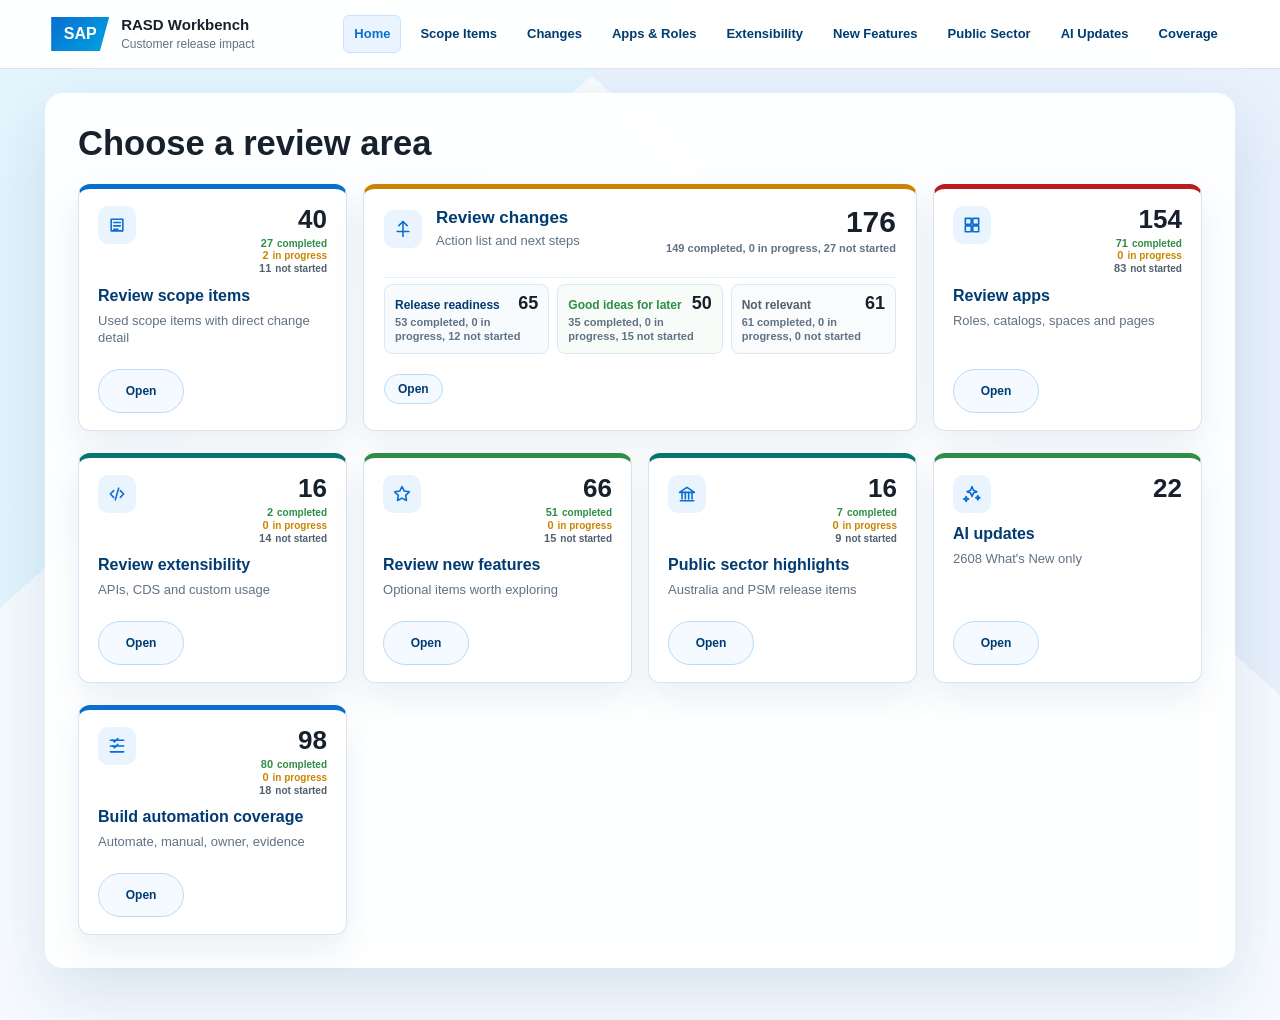
<file: index.html>
<!doctype html>
<html lang="en">
  <head>
    <meta charset="utf-8" />
    <meta name="viewport" content="width=device-width, initial-scale=1" />
    <title>RASD Customer Release Workbench</title>
    <link rel="icon" href="data:," />
    <link rel="stylesheet" href="styles.css?v=20260703-progress-store" />
  </head>
  <body data-page="overview">
    <header class="topbar">
      <a class="brand" href="#overview" aria-label="RASD Customer Release Workbench home">
        <span class="sap-mark">SAP</span>
        <span>
          <strong>RASD Workbench</strong>
          <small>Customer release impact</small>
        </span>
      </a>
      <nav class="main-nav" aria-label="Workbench pages">
        <button class="nav-link active" type="button" data-page="overview">Home</button>
        <button class="nav-link" type="button" data-page="scope">Scope Items</button>
        <button class="nav-link" type="button" data-page="whatsnew">Changes</button>
        <button class="nav-link" type="button" data-page="apps">Apps & Roles</button>
        <button class="nav-link" type="button" data-page="extensibility">Extensibility</button>
        <button class="nav-link" type="button" data-page="newfeatures">New Features</button>
        <button class="nav-link" type="button" data-page="publicsector">Public Sector</button>
        <button class="nav-link" type="button" data-page="aiupdates">AI Updates</button>
        <button class="nav-link" type="button" data-page="coverage">Coverage</button>
      </nav>
    </header>

    <main>
      <section class="hero" aria-labelledby="pageTitle">
        <div class="hero-copy">
          <p class="system-label" id="sourceLabel">RASD 2608.0 export</p>
          <h1 id="pageTitle">RASD review made simple.</h1>
          <p>
            Pick a review area. Mark what is relevant, not relevant, or still needs review.
          </p>
          <div class="hero-actions">
            <button class="primary-action" type="button" data-jump="whatsnew">Review changes</button>
            <button class="secondary-action" type="button" data-jump="scope">Download Cloud ALM pack</button>
          </div>
        </div>
        <aside class="import-panel" aria-label="RASD data source">
          <div>
            <span class="metric-label">Current customer</span>
            <strong id="customerName">Country Fire Authority</strong>
          </div>
          <div>
            <span class="metric-label">Loaded source</span>
            <strong id="loadedSource">RASD export loaded</strong>
          </div>
          <label class="upload-drop" for="zipInput">
            <span>Upload another RASD ZIP</span>
            <small>Uses the same five Excel files when available</small>
            <input id="zipInput" type="file" accept=".zip" />
          </label>
          <p class="import-note" id="importNote">Preloaded with the supplied 2608.0 RASD ZIP.</p>
        </aside>
      </section>

      <section class="summary-strip" aria-label="Priority release summary">
        <button class="metric-card danger" type="button" data-jump="whatsnew" data-jump-priority="critical">
          <span class="metric-label">Must review first</span>
          <strong id="criticalCount">0</strong>
          <small>Critical items in used scope</small>
        </button>
        <button class="metric-card warning" type="button" data-jump="whatsnew" data-jump-priority="action">
          <span class="metric-label">Action queue</span>
          <strong id="actionCount">0</strong>
          <small>Action/review rows</small>
        </button>
        <button class="metric-card blue" type="button" data-jump="scope" data-jump-filter-key="scopeMode" data-jump-filter-value="used">
          <span class="metric-label">Used scope changed</span>
          <strong id="usedScopeCount">0</strong>
          <small>Scope rows to consider</small>
        </button>
        <button class="metric-card teal" type="button" data-jump="scope" data-jump-filter-key="scopeMode" data-jump-filter-value="activated">
          <span class="metric-label">Skipped by default</span>
          <strong id="activatedOnlyCount">0</strong>
          <small>Activated but not used</small>
        </button>
      </section>

      <section class="workspace">
        <aside class="side-panel" aria-label="Workbench navigation and filters">
          <div class="panel-block">
            <p class="system-label">Work streams</p>
            <div id="workstreamList" class="workstream-list"></div>
          </div>
          <div class="panel-block">
            <p class="system-label">Quick filter</p>
            <label class="search-box">
              <span>Search</span>
              <input id="globalSearch" type="search" placeholder="Scope, app, role, CDS, title" />
            </label>
            <div class="segmented" id="priorityFilter" aria-label="Priority filter">
              <button class="active" type="button" data-priority="all">All</button>
              <button type="button" data-priority="critical">Critical</button>
              <button type="button" data-priority="action">Action</button>
              <button type="button" data-priority="new">New</button>
            </div>
          </div>
        </aside>

        <section class="content-panel" aria-live="polite">
          <div class="view-heading">
            <div>
              <p class="system-label" id="viewKicker">Start here</p>
              <h2 id="viewTitle">Choose a review area</h2>
            </div>
            <div class="view-actions" id="viewActions"></div>
          </div>
          <div id="pageContent"></div>
        </section>
      </section>
    </main>

    <div class="toast" id="toast" role="status" aria-live="polite"></div>

    <script src="data.js"></script>
    <script src="review-state-backup.js?v=20260703-recovered-progress"></script>
    <script src="progress-store.js?v=20260703-progress-store"></script>
    <script src="extensibility-inventory.js"></script>
    <script src="sap-help-enrichment.js?v=20260628-full-sap-help-harvest"></script>
    <script src="app.js?v=20260704-ai-detail-toggle"></script>
  </body>
</html>
</file>
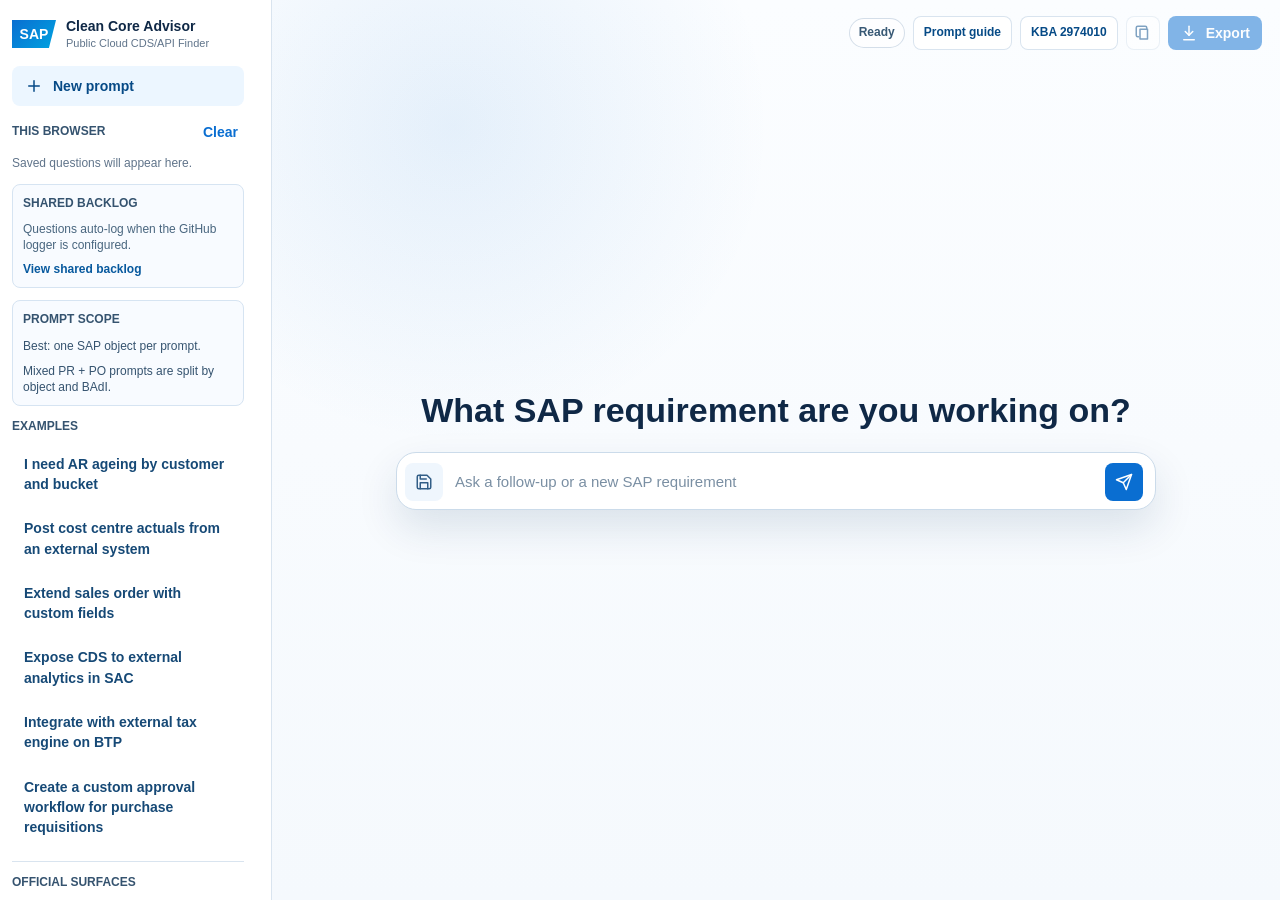
<file: clean-core-advisor/index.html>
<!doctype html>
<html lang="en">
  <head>
    <meta charset="utf-8" />
    <meta name="viewport" content="width=device-width, initial-scale=1" />
    <title>Clean Core Advisor</title>
    <link rel="icon" href="data:," />
    <link rel="stylesheet" href="styles.css?v=20260704-role-guide" />
  </head>
  <body>
    <div class="app-shell">
      <aside class="sidebar" aria-label="Saved SAP questions">
        <a class="brand" href="#" id="homeLink" aria-label="Clean Core Advisor home">
          <span class="sap-mark">SAP</span>
          <span class="brand-copy">
            <strong>Clean Core Advisor</strong>
            <small>Public Cloud CDS/API Finder</small>
          </span>
        </a>

        <button class="new-chat" id="newPrompt" type="button">
          <svg viewBox="0 0 24 24" aria-hidden="true"><path d="M12 5v14" /><path d="M5 12h14" /></svg>
          New prompt
        </button>

        <section class="sidebar-section grow">
          <div class="section-row">
            <h2>This browser</h2>
            <button class="text-button" id="clearHistory" type="button">Clear</button>
          </div>
          <div class="history-list" id="historyList"></div>
        </section>

        <section class="sidebar-section shared-section">
          <h2>Shared backlog</h2>
          <p class="shared-status" id="sharedLogStatus">Questions auto-log when the GitHub logger is configured.</p>
          <button class="shared-log-button" id="logQuestion" type="button" disabled hidden>Open fallback issue</button>
          <a href="https://github.com/sap-cloud-lab/sap-rasd-workbench/issues?q=is%3Aissue%20%22%5BClean%20Core%20Advisor%20Question%5D%22" target="_blank" rel="noreferrer">View shared backlog</a>
        </section>

        <section class="sidebar-section prompt-guide">
          <h2>Prompt scope</h2>
          <p>Best: one SAP object per prompt.</p>
          <p>Mixed PR + PO prompts are split by object and BAdI.</p>
        </section>

        <section class="sidebar-section">
          <h2>Examples</h2>
          <div class="example-list" id="exampleList"></div>
        </section>

        <section class="sidebar-section source-section">
          <h2>Official surfaces</h2>
          <a href="https://api.sap.com/products/SAPS4HANACloud/apis/all" target="_blank" rel="noreferrer">SAP Business Accelerator Hub</a>
          <span>View Browser: verify in tenant</span>
          <a href="https://help.sap.com/docs/SAP_S4HANA_CLOUD" target="_blank" rel="noreferrer">SAP Help Portal</a>
        </section>
      </aside>

      <main class="main-stage is-home" id="mainStage">
        <header class="utility-bar">
          <span class="hub-status" id="hubStatus">Ready</span>
          <details class="prompt-help" id="promptHelp">
            <summary>Prompt guide</summary>
            <div class="prompt-help-panel">
              <h2>How to ask</h2>
              <ul>
                <li>Use one SAP object or process per prompt when possible.</li>
                <li>State the action: report, validate/block, upload, integrate, or find CDS/API.</li>
                <li>Include fields, trigger point, source/target system, and Public Cloud scope.</li>
                <li>If you include PR + PO, the answer must split them by object and BAdI.</li>
                <li>For CDS only, ask: show released CDS/API for the object.</li>
              </ul>
            </div>
          </details>
          <a class="utility-link" href="https://userapps.support.sap.com/sap/support/knowledge/en/2974010" target="_blank" rel="noreferrer">KBA 2974010</a>
          <button class="icon-button" id="copyAnswer" type="button" title="Copy answer" aria-label="Copy answer" disabled>
            <svg viewBox="0 0 24 24" aria-hidden="true"><path d="M8 7h10v13H8z" /><path d="M6 17H5a2 2 0 0 1-2-2V5a2 2 0 0 1 2-2h10a2 2 0 0 1 2 2v1" /></svg>
          </button>
          <button class="utility-primary" id="exportAnswer" type="button" disabled>
            <svg viewBox="0 0 24 24" aria-hidden="true"><path d="M12 3v12" /><path d="m7 10 5 5 5-5" /><path d="M5 21h14" /></svg>
            Export
          </button>
        </header>

        <section class="landing-view" id="landingView" aria-label="Start a clean-core prompt">
          <div class="landing-copy">
            <h1>What SAP requirement are you working on?</h1>
          </div>
        </section>

        <section class="result-view" id="resultView" aria-live="polite" hidden>
          <article class="chat-message user-message">
            <div class="role-badge user-role" title="Your submitted requirement">You</div>
            <div class="bubble" id="userBubble"></div>
          </article>

          <article class="answer-block">
            <div class="assistant-row">
              <div class="role-badge advisor-role" title="Clean Core Advisor response">Advisor</div>
              <div>
                <p class="eyebrow" id="answerModeLabel">Recommendation</p>
                <h1 id="recommendationTitle">Analysing...</h1>
                <p id="recommendationSummary"></p>
              </div>
              <div class="score-ring" id="scoreRing">
                <strong id="scoreValue">0</strong>
              </div>
            </div>

            <div class="route-strip" id="routeGrid"></div>
          </article>

          <nav class="result-tabs" id="resultTabs" aria-label="Result sections">
            <button class="active" type="button" data-tab="decisionPanel">Decision</button>
            <button type="button" data-tab="implementationPanel">Implementation</button>
            <button type="button" data-tab="cdsPanel">CDS/API views</button>
          </nav>

          <section class="result-panel active" id="decisionPanel">
            <section class="answer-grid">
              <article class="result-card">
                <p class="eyebrow">Why this recommendation</p>
                <ul id="rationaleList"></ul>
              </article>
              <article class="result-card">
                <p class="eyebrow">Recommended next move</p>
                <ul id="stepsList"></ul>
              </article>
            </section>

            <section class="result-card">
              <div class="card-heading">
                <div>
                  <p class="eyebrow">Options compared</p>
                  <h2>Where this could be done</h2>
                </div>
              </div>
              <div class="option-grid" id="optionGrid"></div>
            </section>
          </section>

          <section class="result-panel" id="implementationPanel">
            <section class="result-card">
              <div class="card-heading">
                <div>
                  <p class="eyebrow">Implementation guide</p>
                  <h2>How to implement the recommended route</h2>
                </div>
              </div>
              <div class="implementation-flow" id="implementationFlow"></div>
            </section>

            <section class="answer-grid">
              <article class="result-card">
                <p class="eyebrow">In-app / developer path</p>
                <div class="checklist" id="developerChecklist"></div>
              </article>
              <article class="result-card">
                <p class="eyebrow">Side-by-side path</p>
                <div class="field-stack" id="btpFields"></div>
              </article>
            </section>

            <section class="result-card compact-card">
              <p class="eyebrow">Clean-core guardrails</p>
              <div class="guardrail-list" id="guardrailList"></div>
            </section>
          </section>

          <section class="result-panel" id="cdsPanel">
            <section class="result-card">
            <div class="card-heading">
              <div>
                <p class="eyebrow" id="cdsPanelEyebrow">CDS/API finder</p>
                <h2 id="cdsPanelTitle">Relevant released objects and gaps</h2>
              </div>
              <label class="inline-select">
                <span>Group</span>
                <select id="groupBy">
                  <option value="need">Need</option>
                  <option value="type">Type</option>
                  <option value="route">Route</option>
                </select>
              </label>
            </div>
            <div class="candidate-list" id="candidateList"></div>
            </section>
          </section>
        </section>

        <form class="prompt-box" id="promptForm">
          <button class="composer-tool" type="button" id="savePrompt" title="Save question" aria-label="Save question">
            <svg viewBox="0 0 24 24" aria-hidden="true"><path d="M19 21H5a2 2 0 0 1-2-2V5a2 2 0 0 1 2-2h11l5 5v11a2 2 0 0 1-2 2z" /><path d="M17 21v-8H7v8" /><path d="M7 3v5h8" /></svg>
          </button>
          <textarea id="promptInput" rows="1" maxlength="1200" placeholder="Ask a follow-up or a new SAP requirement"></textarea>
          <button class="send-button" id="askButton" type="submit" title="Ask" aria-label="Ask">
            <svg viewBox="0 0 24 24" aria-hidden="true"><path d="M22 2 11 13" /><path d="m22 2-7 20-4-9-9-4z" /></svg>
          </button>
        </form>
      </main>
    </div>

    <div class="toast" id="toast" role="status" aria-live="polite"></div>

    <script src="seed-data.js?v=20260704-sidebar-fit"></script>
    <script src="app.js?v=20260704-auto-log"></script>
  </body>
</html>
</file>
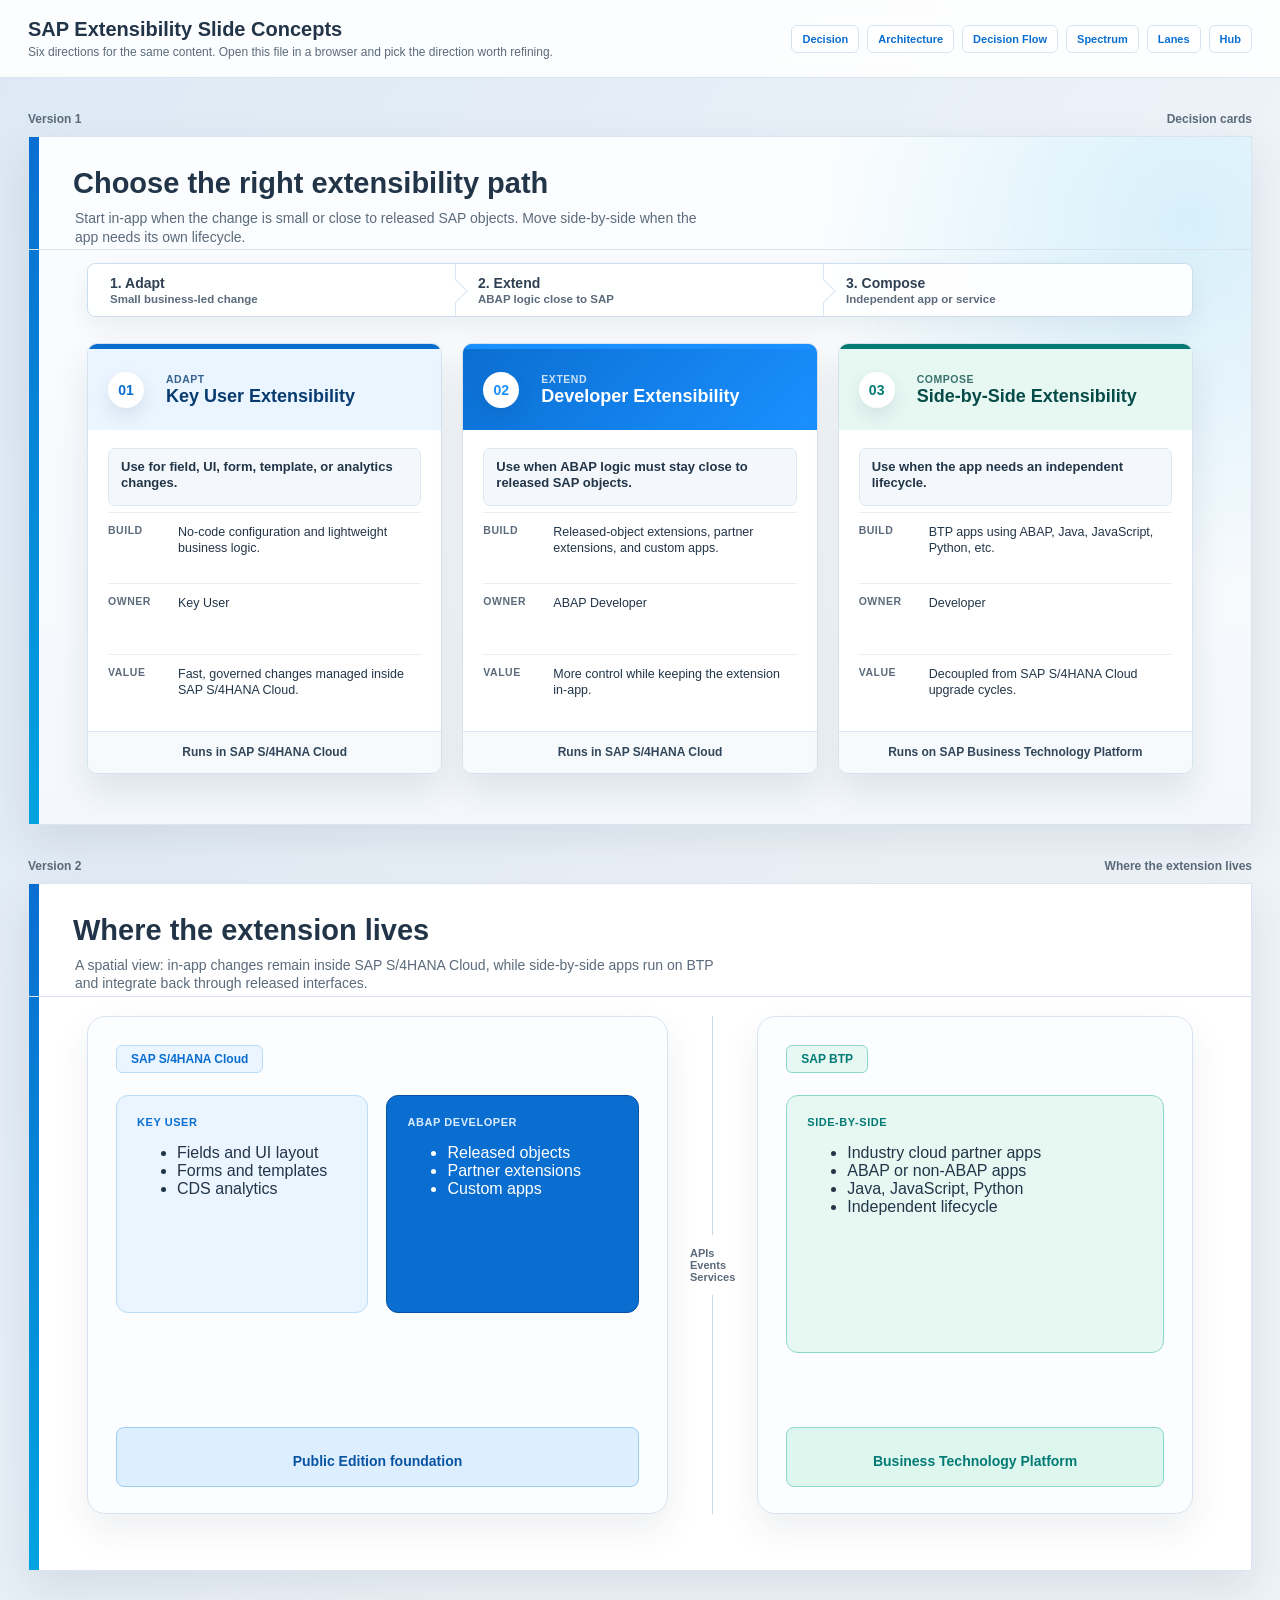
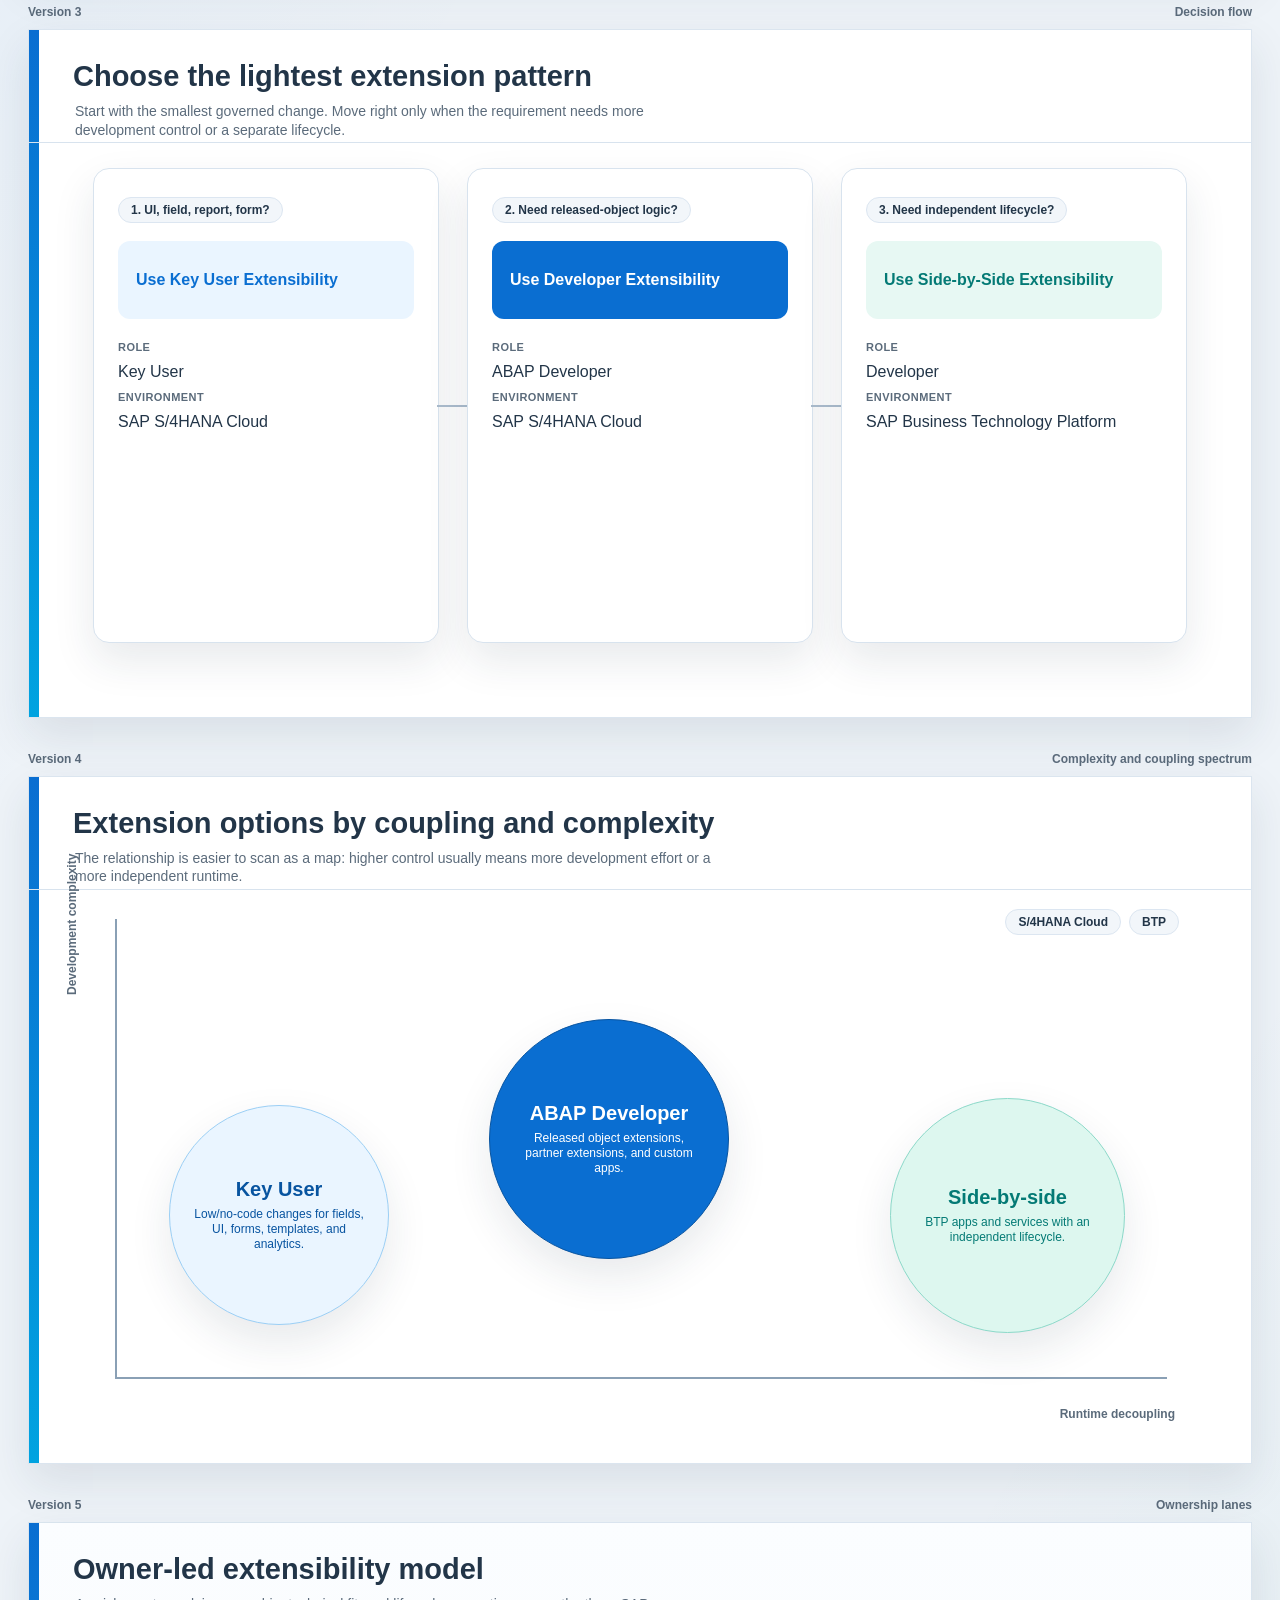
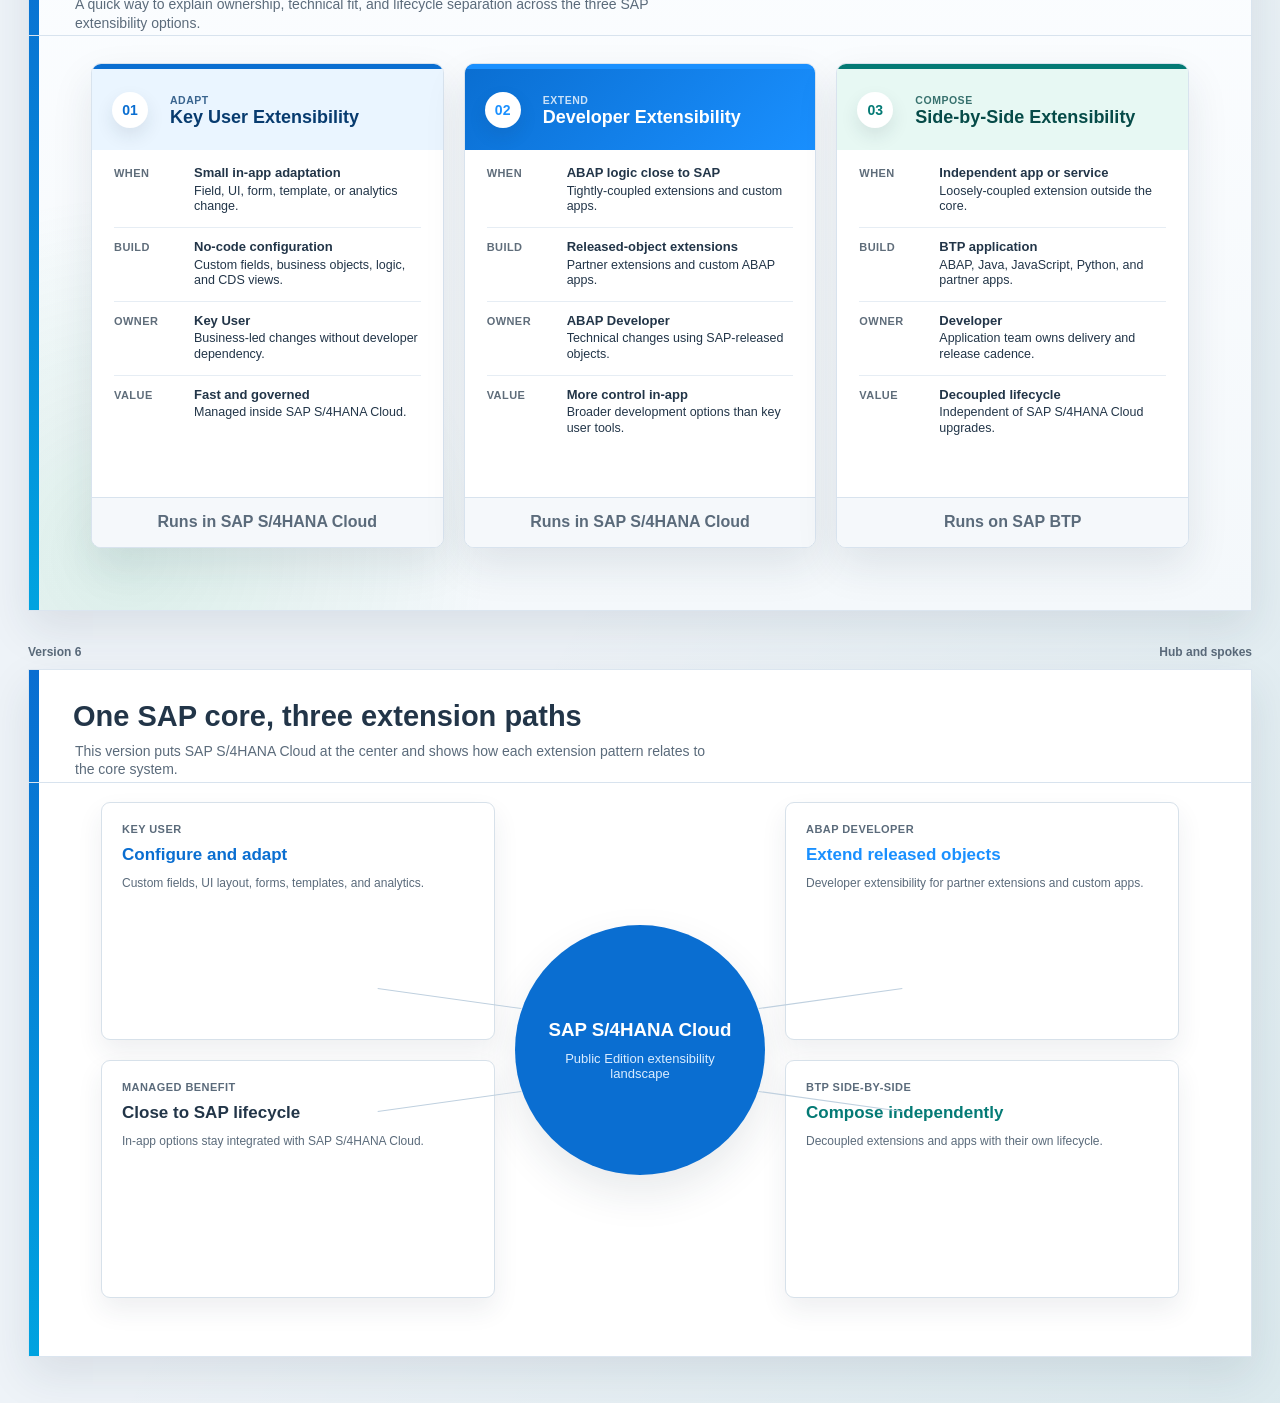
<file: suite/tools/extensibility-explorer/index.html>
<!doctype html>
<html lang="en">
<head>
  <meta charset="utf-8">
  <meta name="viewport" content="width=device-width, initial-scale=1">
  <title>SAP Extensibility Concepts</title>
  <style>
    :root {
      --sap-blue: #0a6ed1;
      --sap-blue-2: #1a90ff;
      --sap-cyan: #00a3e0;
      --sap-teal: #047a75;
      --sap-green: #22a06b;
      --ink: #223548;
      --muted: #5b6b7b;
      --line: #d8e3ee;
      --paper: #f6f8fb;
      --surface: #ffffff;
      --blue-soft: #eaf5ff;
      --cyan-soft: #e6f7ff;
      --teal-soft: #e7f8f3;
      --green-soft: #edf8ed;
      --shadow: 0 18px 42px rgba(34, 53, 72, .10);
    }

    * { box-sizing: border-box; }

    body {
      margin: 0;
      font-family: "72", Arial, sans-serif;
      color: var(--ink);
      background:
        linear-gradient(120deg, rgba(10, 110, 209, .08), transparent 36%),
        linear-gradient(300deg, rgba(4, 122, 117, .08), transparent 30%),
        #eef3f8;
    }

    .page-header {
      position: sticky;
      top: 0;
      z-index: 10;
      display: flex;
      align-items: center;
      justify-content: space-between;
      gap: 24px;
      padding: 18px 28px;
      background: rgba(255, 255, 255, .88);
      border-bottom: 1px solid rgba(216, 227, 238, .9);
      backdrop-filter: blur(12px);
    }

    .page-title {
      margin: 0;
      font-size: 20px;
      letter-spacing: 0;
      font-weight: 700;
    }

    .page-subtitle {
      margin: 4px 0 0;
      color: var(--muted);
      font-size: 12px;
    }

    .nav {
      display: flex;
      flex-wrap: wrap;
      gap: 8px;
      justify-content: flex-end;
    }

    .nav a {
      padding: 7px 10px;
      border: 1px solid var(--line);
      border-radius: 6px;
      color: var(--sap-blue);
      background: white;
      text-decoration: none;
      font-size: 11px;
      font-weight: 700;
    }

    main {
      display: grid;
      gap: 34px;
      padding: 34px 28px 46px;
    }

    .concept {
      display: grid;
      gap: 10px;
      justify-items: center;
    }

    .concept-label {
      width: min(1280px, 100%);
      display: flex;
      align-items: center;
      justify-content: space-between;
      color: var(--muted);
      font-size: 12px;
      font-weight: 700;
    }

    .slide {
      position: relative;
      width: min(1280px, 100%);
      aspect-ratio: 16 / 9;
      overflow: hidden;
      background: var(--surface);
      border: 1px solid rgba(216, 227, 238, .9);
      box-shadow: var(--shadow);
    }

    .slide h2, .slide h3, .slide p { margin: 0; }

    .slide-title {
      position: absolute;
      left: 44px;
      top: 30px;
      font-size: 29px;
      font-weight: 700;
      letter-spacing: 0;
      color: var(--ink);
    }

    .slide-kicker {
      position: absolute;
      left: 46px;
      top: 72px;
      max-width: 640px;
      font-size: 14px;
      line-height: 1.35;
      color: var(--muted);
    }

    .top-rule {
      position: absolute;
      left: 0;
      right: 0;
      top: 112px;
      height: 1px;
      background: var(--line);
    }

    .brand-rail {
      position: absolute;
      inset: 0 auto 0 0;
      width: 10px;
      background: linear-gradient(#0a6ed1, #00a3e0);
    }

    .tag {
      display: inline-flex;
      align-items: center;
      justify-content: center;
      min-height: 28px;
      padding: 0 14px;
      border: 1px solid #b9ddf8;
      border-radius: 6px;
      color: var(--sap-blue);
      background: var(--blue-soft);
      font-size: 12px;
      font-weight: 700;
    }

    .small-label {
      font-size: 11px;
      font-weight: 700;
      letter-spacing: .04em;
      color: var(--muted);
      text-transform: uppercase;
    }

    .fine {
      color: var(--muted);
      font-size: 12px;
      line-height: 1.35;
    }

    .pill {
      display: inline-flex;
      align-items: center;
      justify-content: center;
      min-height: 26px;
      padding: 0 12px;
      border-radius: 999px;
      background: #f2f6fa;
      border: 1px solid #dce6f1;
      color: var(--ink);
      font-size: 12px;
      font-weight: 700;
      white-space: nowrap;
    }

    .card {
      border: 1px solid #d7e1ea;
      border-radius: 9px;
      background: white;
      box-shadow: 0 12px 26px rgba(34, 53, 72, .08);
    }

    .card ul {
      margin: 0;
      padding-left: 16px;
      font-size: 13px;
      line-height: 1.25;
    }

    .section-title {
      margin-bottom: 7px;
      color: var(--sap-blue);
      font-size: 11px;
      font-weight: 700;
      letter-spacing: .05em;
      text-transform: uppercase;
    }

    .teal .section-title { color: var(--sap-teal); }

    /* Concept 1 */
    .v1 {
      background:
        radial-gradient(circle at 95% 12%, rgba(0, 163, 224, .14), transparent 28%),
        linear-gradient(180deg, #fbfdff 0%, #f4f8fc 100%);
    }

    .v1 .choice-bar {
      position: absolute;
      left: 58px;
      right: 58px;
      top: 126px;
      height: 54px;
      display: grid;
      grid-template-columns: 1fr 1fr 1fr;
      border: 1px solid #cdddeb;
      border-radius: 8px;
      overflow: hidden;
      background: rgba(255, 255, 255, .92);
      box-shadow: 0 10px 24px rgba(34, 53, 72, .07);
    }

    .v1 .choice-step {
      position: relative;
      display: grid;
      align-content: center;
      gap: 2px;
      padding: 0 22px;
      border-right: 1px solid #dce7f1;
      color: #2f4052;
    }

    .v1 .choice-step:last-child { border-right: 0; }

    .v1 .choice-step::after {
      content: "";
      position: absolute;
      right: -9px;
      top: 18px;
      width: 17px;
      height: 17px;
      transform: rotate(45deg);
      background: rgba(255, 255, 255, .96);
      border-top: 1px solid #dce7f1;
      border-right: 1px solid #dce7f1;
      z-index: 2;
    }

    .v1 .choice-step:last-child::after { display: none; }

    .v1 .choice-step strong {
      font-size: 14px;
      font-weight: 700;
    }

    .v1 .choice-step span {
      color: var(--muted);
      font-size: 11.5px;
      font-weight: 700;
    }

    .v1 .decision-cards {
      position: absolute;
      left: 58px;
      right: 58px;
      top: 206px;
      bottom: 50px;
      display: grid;
      grid-template-columns: 1fr 1fr 1fr;
      gap: 20px;
    }

    .v1 .option-card {
      position: relative;
      overflow: hidden;
      display: grid;
      grid-template-rows: 86px 1fr 42px;
      border: 1px solid #d6e3ef;
      border-radius: 10px;
      background: white;
      box-shadow: 0 18px 34px rgba(34, 53, 72, .10);
    }

    .v1 .option-card::before {
      content: "";
      position: absolute;
      left: 0;
      right: 0;
      top: 0;
      height: 5px;
      background: var(--accent);
    }

    .v1 .option-head {
      display: grid;
      grid-template-columns: 44px 1fr;
      gap: 14px;
      align-items: center;
      padding: 18px 20px 12px;
      color: var(--head);
      background: var(--head-bg);
    }

    .v1 .option-number {
      display: inline-flex;
      align-items: center;
      justify-content: center;
      width: 36px;
      height: 36px;
      border-radius: 50%;
      background: white;
      color: var(--accent);
      font-size: 14px;
      font-weight: 700;
      box-shadow: 0 8px 18px rgba(34, 53, 72, .10);
    }

    .v1 .option-title {
      display: grid;
      gap: 2px;
      font-size: 18px;
      line-height: 1.05;
      font-weight: 700;
    }

    .v1 .option-title span {
      color: inherit;
      opacity: .78;
      font-size: 10.5px;
      letter-spacing: .05em;
      text-transform: uppercase;
    }

    .v1 .option-body {
      padding: 18px 20px 12px;
      display: grid;
      grid-template-rows: 58px repeat(3, minmax(42px, 1fr));
      gap: 6px;
      align-content: stretch;
    }

    .v1 .when-box {
      padding: 10px 12px;
      border-radius: 7px;
      background: #f4f8fc;
      border: 1px solid #dce7f1;
      font-size: 13px;
      font-weight: 700;
      line-height: 1.25;
    }

    .v1 .field {
      display: grid;
      grid-template-columns: 58px 1fr;
      gap: 12px;
      align-items: start;
      padding-top: 11px;
      border-top: 1px solid #e6edf4;
      font-size: 12.5px;
      line-height: 1.28;
    }

    .v1 .field b {
      color: var(--muted);
      font-size: 10.5px;
      letter-spacing: .05em;
      text-transform: uppercase;
    }

    .v1 .runtime {
      display: flex;
      align-items: center;
      justify-content: center;
      padding: 0 14px;
      border-top: 1px solid #dce7f1;
      background: #f7fafc;
      color: #31465a;
      text-align: center;
      font-size: 12px;
      font-weight: 700;
    }

    .v1 .key-user {
      --accent: #0a6ed1;
      --head: #073b6f;
      --head-bg: #eaf5ff;
    }

    .v1 .developer-ext {
      --accent: #1a90ff;
      --head: white;
      --head-bg: linear-gradient(135deg, #0a6ed1, #1a90ff);
    }

    .v1 .side-by-side {
      --accent: #047a75;
      --head: #064b48;
      --head-bg: #e7f8f3;
    }

    /* Concept 2 */
    .v2 .map {
      position: absolute;
      left: 58px;
      right: 58px;
      top: 132px;
      bottom: 56px;
      display: grid;
      grid-template-columns: 1.2fr .08fr .9fr;
      gap: 22px;
      align-items: stretch;
    }

    .v2 .core,
    .v2 .btp {
      position: relative;
      border-radius: 18px;
      padding: 28px;
      border: 1px solid var(--line);
      background: #fbfdff;
      box-shadow: 0 16px 36px rgba(34, 53, 72, .08);
    }

    .v2 .core::before,
    .v2 .btp::before {
      content: "";
      position: absolute;
      left: 28px;
      right: 28px;
      bottom: 26px;
      height: 58px;
      border-radius: 8px;
      background: #ddeeff;
      border: 1px solid #9bcff5;
    }

    .v2 .btp::before {
      background: #ddf7ef;
      border-color: #8cd9c9;
    }

    .v2 .block-grid {
      display: grid;
      grid-template-columns: 1fr 1fr;
      gap: 18px;
      margin-top: 22px;
    }

    .v2 .block {
      min-height: 218px;
      padding: 20px;
      border-radius: 12px;
      background: var(--blue-soft);
      border: 1px solid #b9ddf8;
    }

    .v2 .block.deep {
      background: #0a6ed1;
      color: white;
      border-color: #0854a0;
    }

    .v2 .block.teal {
      background: var(--teal-soft);
      color: var(--ink);
      border-color: #8cd9c9;
      min-height: 258px;
    }

    .v2 .bridge {
      display: flex;
      align-items: center;
      justify-content: center;
      flex-direction: column;
      gap: 12px;
      color: var(--muted);
      font-size: 11px;
      font-weight: 700;
    }

    .v2 .bridge-line {
      width: 1px;
      flex: 1;
      background: #ccd8e5;
    }

    .v2 .foundation-label {
      position: absolute;
      left: 40px;
      right: 40px;
      bottom: 44px;
      text-align: center;
      font-size: 14px;
      font-weight: 700;
      color: #0854a0;
    }

    .v2 .btp .foundation-label { color: var(--sap-teal); }

    /* Concept 3 */
    .v3 .flow {
      position: absolute;
      left: 64px;
      right: 64px;
      top: 138px;
      bottom: 74px;
      display: grid;
      grid-template-columns: 1fr 1fr 1fr;
      gap: 28px;
      align-items: stretch;
    }

    .v3 .step {
      position: relative;
      padding: 28px 24px;
      border-radius: 16px;
      background: white;
      border: 1px solid var(--line);
      box-shadow: var(--shadow);
    }

    .v3 .step::after {
      content: "";
      position: absolute;
      top: 50%;
      right: -29px;
      width: 30px;
      height: 2px;
      background: #a9bacb;
    }

    .v3 .step:last-child::after { display: none; }

    .v3 .answer {
      margin: 18px 0 20px;
      min-height: 78px;
      border-radius: 12px;
      display: flex;
      align-items: center;
      padding: 18px;
      font-size: 16px;
      font-weight: 700;
    }

    .v3 .route {
      margin-top: 22px;
      display: grid;
      gap: 10px;
    }

    /* Concept 4 */
    .v4 .plot {
      position: absolute;
      left: 86px;
      right: 84px;
      top: 142px;
      bottom: 84px;
      border-left: 2px solid #8aa0b5;
      border-bottom: 2px solid #8aa0b5;
    }

    .v4 .axis-y,
    .v4 .axis-x {
      position: absolute;
      color: var(--muted);
      font-size: 12px;
      font-weight: 700;
    }

    .v4 .axis-y { left: 36px; top: 218px; transform: rotate(-90deg); transform-origin: left top; }
    .v4 .axis-x { right: 76px; bottom: 42px; }

    .v4 .bubble {
      position: absolute;
      border-radius: 50%;
      display: grid;
      align-content: center;
      justify-items: center;
      text-align: center;
      padding: 24px;
      border: 1px solid;
      box-shadow: var(--shadow);
    }

    .v4 .bubble h3 { font-size: 20px; margin-bottom: 6px; }
    .v4 .bubble p { font-size: 12px; line-height: 1.25; }

    .v4 .b1 { left: 52px; bottom: 52px; width: 220px; height: 220px; background: #eaf5ff; border-color: #9bcff5; color: #0854a0; }
    .v4 .b2 { left: 372px; bottom: 118px; width: 240px; height: 240px; background: #0a6ed1; border-color: #0854a0; color: white; }
    .v4 .b3 { right: 42px; bottom: 44px; width: 235px; height: 235px; background: #ddf7ef; border-color: #8cd9c9; color: var(--sap-teal); }

    .v4 .legend {
      position: absolute;
      right: 72px;
      top: 132px;
      display: flex;
      gap: 8px;
    }

    /* Concept 5 */
    .v5 {
      background:
        radial-gradient(circle at 8% 92%, rgba(34, 160, 107, .12), transparent 28%),
        linear-gradient(180deg, #fbfdff 0%, #f4f8fb 100%);
    }

    .v5 .lanes {
      position: absolute;
      left: 62px;
      right: 62px;
      top: 140px;
      bottom: 62px;
      display: grid;
      grid-template-columns: 1fr 1fr 1fr;
      gap: 20px;
    }

    .v5 .lane {
      position: relative;
      border-radius: 10px;
      overflow: hidden;
      background: white;
      border: 1px solid var(--line);
      box-shadow: var(--shadow);
      display: grid;
      grid-template-rows: 86px 1fr 50px;
    }

    .v5 .lane::before {
      content: "";
      position: absolute;
      left: 0;
      right: 0;
      top: 0;
      height: 5px;
      background: var(--accent);
    }

    .v5 .lane-head {
      display: grid;
      grid-template-columns: 44px 1fr;
      align-items: center;
      gap: 14px;
      padding: 18px 20px 12px;
      color: var(--head);
      background: var(--head-bg);
    }

    .v5 .head-number {
      display: inline-flex;
      align-items: center;
      justify-content: center;
      width: 36px;
      height: 36px;
      border-radius: 50%;
      background: white;
      color: var(--accent);
      font-size: 14px;
      font-weight: 700;
      box-shadow: 0 8px 18px rgba(34, 53, 72, .10);
    }

    .v5 .head-copy {
      display: grid;
      gap: 2px;
    }

    .v5 .head-action {
      display: block;
      color: inherit;
      opacity: .78;
      font-size: 10.5px;
      font-weight: 700;
      letter-spacing: .05em;
      text-transform: uppercase;
    }

    .v5 .head-title {
      color: inherit;
      font-size: 18px;
      font-weight: 700;
      line-height: 1.05;
    }

    .v5 .key-user {
      --accent: #0a6ed1;
      --head: #073b6f;
      --head-bg: #eaf5ff;
    }

    .v5 .developer-ext {
      --accent: #1a90ff;
      --head: white;
      --head-bg: linear-gradient(135deg, #0a6ed1, #1a90ff);
    }

    .v5 .side-by-side {
      --accent: #047a75;
      --head: #064b48;
      --head-bg: #e7f8f3;
    }

    .v5 .lane-body {
      padding: 16px 22px;
      display: grid;
      gap: 0;
      align-content: start;
    }

    .v5 .lane-row {
      display: grid;
      grid-template-columns: 68px 1fr;
      gap: 12px;
      align-items: start;
      min-height: 62px;
      padding: 12px 0;
      border-bottom: 1px solid #e6edf4;
      font-size: 12.5px;
      line-height: 1.25;
    }

    .v5 .lane-row:first-child { padding-top: 0; }
    .v5 .lane-row:last-child { border-bottom: 0; }

    .v5 .lane-row .small-label {
      color: inherit;
      opacity: .72;
      padding-top: 1px;
    }

    .v5 .lane-row strong {
      display: block;
      margin-bottom: 3px;
      color: #223548;
      font-size: 13px;
      line-height: 1.12;
    }

    .v5 .lane-foot {
      display: flex;
      align-items: center;
      justify-content: center;
      padding: 0 14px;
      text-align: center;
      font-weight: 700;
      border-top: 1px solid var(--line);
      background: #f5f8fb;
      color: var(--muted);
    }

    /* Concept 6 */
    .v6 .hub {
      position: absolute;
      left: 72px;
      right: 72px;
      top: 132px;
      bottom: 58px;
      display: grid;
      grid-template-columns: 1fr 250px 1fr;
      grid-template-rows: 1fr 1fr;
      gap: 20px;
    }

    .v6 .center {
      grid-column: 2;
      grid-row: 1 / span 2;
      align-self: center;
      height: 250px;
      border-radius: 50%;
      display: grid;
      place-items: center;
      text-align: center;
      background: #0a6ed1;
      color: white;
      box-shadow: var(--shadow);
      padding: 30px;
    }

    .v6 .hub-card {
      padding: 20px;
      display: grid;
      gap: 10px;
      align-content: start;
    }

    .v6 .hub-card h3 {
      font-size: 17px;
    }

    .v6 .hub-card p {
      font-size: 12px;
      line-height: 1.35;
      color: var(--muted);
    }

    .v6 .connector {
      position: absolute;
      height: 1px;
      background: #bfd0df;
    }

    .v6 .l1 { left: 276px; top: 196px; width: 145px; transform: rotate(8deg); }
    .v6 .l2 { left: 276px; bottom: 196px; width: 145px; transform: rotate(-8deg); }
    .v6 .l3 { right: 276px; top: 196px; width: 145px; transform: rotate(-8deg); }
    .v6 .l4 { right: 276px; bottom: 196px; width: 145px; transform: rotate(8deg); }
  </style>
</head>
<body>
  <header class="page-header">
    <div>
      <h1 class="page-title">SAP Extensibility Slide Concepts</h1>
      <p class="page-subtitle">Six directions for the same content. Open this file in a browser and pick the direction worth refining.</p>
    </div>
    <nav class="nav" aria-label="Concept navigation">
      <a href="#v1">Decision</a>
      <a href="#v2">Architecture</a>
      <a href="#v3">Decision Flow</a>
      <a href="#v4">Spectrum</a>
      <a href="#v5">Lanes</a>
      <a href="#v6">Hub</a>
    </nav>
  </header>

  <main>
    <section class="concept" id="v1">
      <div class="concept-label"><span>Version 1</span><span>Decision cards</span></div>
      <article class="slide v1">
        <div class="brand-rail"></div>
        <h2 class="slide-title">Choose the right extensibility path</h2>
        <p class="slide-kicker">Start in-app when the change is small or close to released SAP objects. Move side-by-side when the app needs its own lifecycle.</p>
        <div class="top-rule"></div>
        <div class="choice-bar">
          <div class="choice-step"><strong>1. Adapt</strong><span>Small business-led change</span></div>
          <div class="choice-step"><strong>2. Extend</strong><span>ABAP logic close to SAP</span></div>
          <div class="choice-step"><strong>3. Compose</strong><span>Independent app or service</span></div>
        </div>
        <div class="decision-cards">
          <div class="option-card key-user">
            <div class="option-head">
              <div class="option-number">01</div>
              <div class="option-title"><span>Adapt</span>Key User Extensibility</div>
            </div>
            <div class="option-body">
              <div class="when-box">Use for field, UI, form, template, or analytics changes.</div>
              <div class="field"><b>Build</b><span>No-code configuration and lightweight business logic.</span></div>
              <div class="field"><b>Owner</b><span>Key User</span></div>
              <div class="field"><b>Value</b><span>Fast, governed changes managed inside SAP S/4HANA Cloud.</span></div>
            </div>
            <div class="runtime">Runs in SAP S/4HANA Cloud</div>
          </div>
          <div class="option-card developer-ext">
            <div class="option-head">
              <div class="option-number">02</div>
              <div class="option-title"><span>Extend</span>Developer Extensibility</div>
            </div>
            <div class="option-body">
              <div class="when-box">Use when ABAP logic must stay close to released SAP objects.</div>
              <div class="field"><b>Build</b><span>Released-object extensions, partner extensions, and custom apps.</span></div>
              <div class="field"><b>Owner</b><span>ABAP Developer</span></div>
              <div class="field"><b>Value</b><span>More control while keeping the extension in-app.</span></div>
            </div>
            <div class="runtime">Runs in SAP S/4HANA Cloud</div>
          </div>
          <div class="option-card side-by-side">
            <div class="option-head">
              <div class="option-number">03</div>
              <div class="option-title"><span>Compose</span>Side-by-Side Extensibility</div>
            </div>
            <div class="option-body">
              <div class="when-box">Use when the app needs an independent lifecycle.</div>
              <div class="field"><b>Build</b><span>BTP apps using ABAP, Java, JavaScript, Python, etc.</span></div>
              <div class="field"><b>Owner</b><span>Developer</span></div>
              <div class="field"><b>Value</b><span>Decoupled from SAP S/4HANA Cloud upgrade cycles.</span></div>
            </div>
            <div class="runtime">Runs on SAP Business Technology Platform</div>
          </div>
        </div>
      </article>
    </section>

    <section class="concept" id="v2">
      <div class="concept-label"><span>Version 2</span><span>Where the extension lives</span></div>
      <article class="slide v2">
        <div class="brand-rail"></div>
        <h2 class="slide-title">Where the extension lives</h2>
        <p class="slide-kicker">A spatial view: in-app changes remain inside SAP S/4HANA Cloud, while side-by-side apps run on BTP and integrate back through released interfaces.</p>
        <div class="top-rule"></div>
        <div class="map">
          <div class="core">
            <div class="tag">SAP S/4HANA Cloud</div>
            <div class="block-grid">
              <div class="block">
                <div class="section-title">Key User</div>
                <ul><li>Fields and UI layout</li><li>Forms and templates</li><li>CDS analytics</li></ul>
              </div>
              <div class="block deep">
                <div class="section-title" style="color:#d9ecff;">ABAP Developer</div>
                <ul><li>Released objects</li><li>Partner extensions</li><li>Custom apps</li></ul>
              </div>
            </div>
            <div class="foundation-label">Public Edition foundation</div>
          </div>
          <div class="bridge"><div class="bridge-line"></div><span>APIs<br>Events<br>Services</span><div class="bridge-line"></div></div>
          <div class="btp">
            <div class="tag" style="color:var(--sap-teal); border-color:#8cd9c9; background:var(--teal-soft);">SAP BTP</div>
            <div class="block teal" style="margin-top:22px;">
              <div class="section-title">Side-by-side</div>
              <ul><li>Industry cloud partner apps</li><li>ABAP or non-ABAP apps</li><li>Java, JavaScript, Python</li><li>Independent lifecycle</li></ul>
            </div>
            <div class="foundation-label">Business Technology Platform</div>
          </div>
        </div>
      </article>
    </section>

    <section class="concept" id="v3">
      <div class="concept-label"><span>Version 3</span><span>Decision flow</span></div>
      <article class="slide v3">
        <div class="brand-rail"></div>
        <h2 class="slide-title">Choose the lightest extension pattern</h2>
        <p class="slide-kicker">Start with the smallest governed change. Move right only when the requirement needs more development control or a separate lifecycle.</p>
        <div class="top-rule"></div>
        <div class="flow">
          <div class="step">
            <span class="pill">1. UI, field, report, form?</span>
            <div class="answer" style="background:var(--blue-soft); color:var(--sap-blue);">Use Key User Extensibility</div>
            <div class="route"><span class="small-label">Role</span><p>Key User</p><span class="small-label">Environment</span><p>SAP S/4HANA Cloud</p></div>
          </div>
          <div class="step">
            <span class="pill">2. Need released-object logic?</span>
            <div class="answer" style="background:#0a6ed1; color:white;">Use Developer Extensibility</div>
            <div class="route"><span class="small-label">Role</span><p>ABAP Developer</p><span class="small-label">Environment</span><p>SAP S/4HANA Cloud</p></div>
          </div>
          <div class="step teal">
            <span class="pill">3. Need independent lifecycle?</span>
            <div class="answer" style="background:var(--teal-soft); color:var(--sap-teal);">Use Side-by-Side Extensibility</div>
            <div class="route"><span class="small-label">Role</span><p>Developer</p><span class="small-label">Environment</span><p>SAP Business Technology Platform</p></div>
          </div>
        </div>
      </article>
    </section>

    <section class="concept" id="v4">
      <div class="concept-label"><span>Version 4</span><span>Complexity and coupling spectrum</span></div>
      <article class="slide v4">
        <div class="brand-rail"></div>
        <h2 class="slide-title">Extension options by coupling and complexity</h2>
        <p class="slide-kicker">The relationship is easier to scan as a map: higher control usually means more development effort or a more independent runtime.</p>
        <div class="top-rule"></div>
        <div class="axis-y">Development complexity</div>
        <div class="axis-x">Runtime decoupling</div>
        <div class="plot">
          <div class="bubble b1"><h3>Key User</h3><p>Low/no-code changes for fields, UI, forms, templates, and analytics.</p></div>
          <div class="bubble b2"><h3>ABAP Developer</h3><p>Released object extensions, partner extensions, and custom apps.</p></div>
          <div class="bubble b3"><h3>Side-by-side</h3><p>BTP apps and services with an independent lifecycle.</p></div>
        </div>
        <div class="legend"><span class="pill">S/4HANA Cloud</span><span class="pill">BTP</span></div>
      </article>
    </section>

    <section class="concept" id="v5">
      <div class="concept-label"><span>Version 5</span><span>Ownership lanes</span></div>
      <article class="slide v5">
        <div class="brand-rail"></div>
        <h2 class="slide-title">Owner-led extensibility model</h2>
        <p class="slide-kicker">A quick way to explain ownership, technical fit, and lifecycle separation across the three SAP extensibility options.</p>
        <div class="top-rule"></div>
        <div class="lanes">
          <div class="lane key-user">
            <div class="lane-head">
              <div class="head-number">01</div>
              <div class="head-copy"><span class="head-action">Adapt</span><span class="head-title">Key User Extensibility</span></div>
            </div>
            <div class="lane-body">
              <div class="lane-row"><span class="small-label">When</span><span><strong>Small in-app adaptation</strong>Field, UI, form, template, or analytics change.</span></div>
              <div class="lane-row"><span class="small-label">Build</span><span><strong>No-code configuration</strong>Custom fields, business objects, logic, and CDS views.</span></div>
              <div class="lane-row"><span class="small-label">Owner</span><span><strong>Key User</strong>Business-led changes without developer dependency.</span></div>
              <div class="lane-row"><span class="small-label">Value</span><span><strong>Fast and governed</strong>Managed inside SAP S/4HANA Cloud.</span></div>
            </div>
            <div class="lane-foot">Runs in SAP S/4HANA Cloud</div>
          </div>
          <div class="lane developer-ext">
            <div class="lane-head">
              <div class="head-number">02</div>
              <div class="head-copy"><span class="head-action">Extend</span><span class="head-title">Developer Extensibility</span></div>
            </div>
            <div class="lane-body">
              <div class="lane-row"><span class="small-label">When</span><span><strong>ABAP logic close to SAP</strong>Tightly-coupled extensions and custom apps.</span></div>
              <div class="lane-row"><span class="small-label">Build</span><span><strong>Released-object extensions</strong>Partner extensions and custom ABAP apps.</span></div>
              <div class="lane-row"><span class="small-label">Owner</span><span><strong>ABAP Developer</strong>Technical changes using SAP-released objects.</span></div>
              <div class="lane-row"><span class="small-label">Value</span><span><strong>More control in-app</strong>Broader development options than key user tools.</span></div>
            </div>
            <div class="lane-foot">Runs in SAP S/4HANA Cloud</div>
          </div>
          <div class="lane side-by-side">
            <div class="lane-head">
              <div class="head-number">03</div>
              <div class="head-copy"><span class="head-action">Compose</span><span class="head-title">Side-by-Side Extensibility</span></div>
            </div>
            <div class="lane-body">
              <div class="lane-row"><span class="small-label">When</span><span><strong>Independent app or service</strong>Loosely-coupled extension outside the core.</span></div>
              <div class="lane-row"><span class="small-label">Build</span><span><strong>BTP application</strong>ABAP, Java, JavaScript, Python, and partner apps.</span></div>
              <div class="lane-row"><span class="small-label">Owner</span><span><strong>Developer</strong>Application team owns delivery and release cadence.</span></div>
              <div class="lane-row"><span class="small-label">Value</span><span><strong>Decoupled lifecycle</strong>Independent of SAP S/4HANA Cloud upgrades.</span></div>
            </div>
            <div class="lane-foot">Runs on SAP BTP</div>
          </div>
        </div>
      </article>
    </section>

    <section class="concept" id="v6">
      <div class="concept-label"><span>Version 6</span><span>Hub and spokes</span></div>
      <article class="slide v6">
        <div class="brand-rail"></div>
        <h2 class="slide-title">One SAP core, three extension paths</h2>
        <p class="slide-kicker">This version puts SAP S/4HANA Cloud at the center and shows how each extension pattern relates to the core system.</p>
        <div class="top-rule"></div>
        <div class="hub">
          <div class="connector l1"></div><div class="connector l2"></div><div class="connector l3"></div><div class="connector l4"></div>
          <div class="center"><div><h3>SAP S/4HANA Cloud</h3><p style="margin-top:10px;color:#d9ecff;font-size:13px;">Public Edition extensibility landscape</p></div></div>
          <div class="card hub-card">
            <span class="small-label">Key User</span>
            <h3 style="color:var(--sap-blue);">Configure and adapt</h3>
            <p>Custom fields, UI layout, forms, templates, and analytics.</p>
          </div>
          <div class="card hub-card" style="grid-column:3;">
            <span class="small-label">ABAP Developer</span>
            <h3 style="color:var(--sap-blue-2);">Extend released objects</h3>
            <p>Developer extensibility for partner extensions and custom apps.</p>
          </div>
          <div class="card hub-card" style="grid-row:2;">
            <span class="small-label">Managed benefit</span>
            <h3>Close to SAP lifecycle</h3>
            <p>In-app options stay integrated with SAP S/4HANA Cloud.</p>
          </div>
          <div class="card hub-card teal" style="grid-column:3;grid-row:2;">
            <span class="small-label">BTP side-by-side</span>
            <h3 style="color:var(--sap-teal);">Compose independently</h3>
            <p>Decoupled extensions and apps with their own lifecycle.</p>
          </div>
        </div>
      </article>
    </section>
  </main>
</body>
</html>
</file>
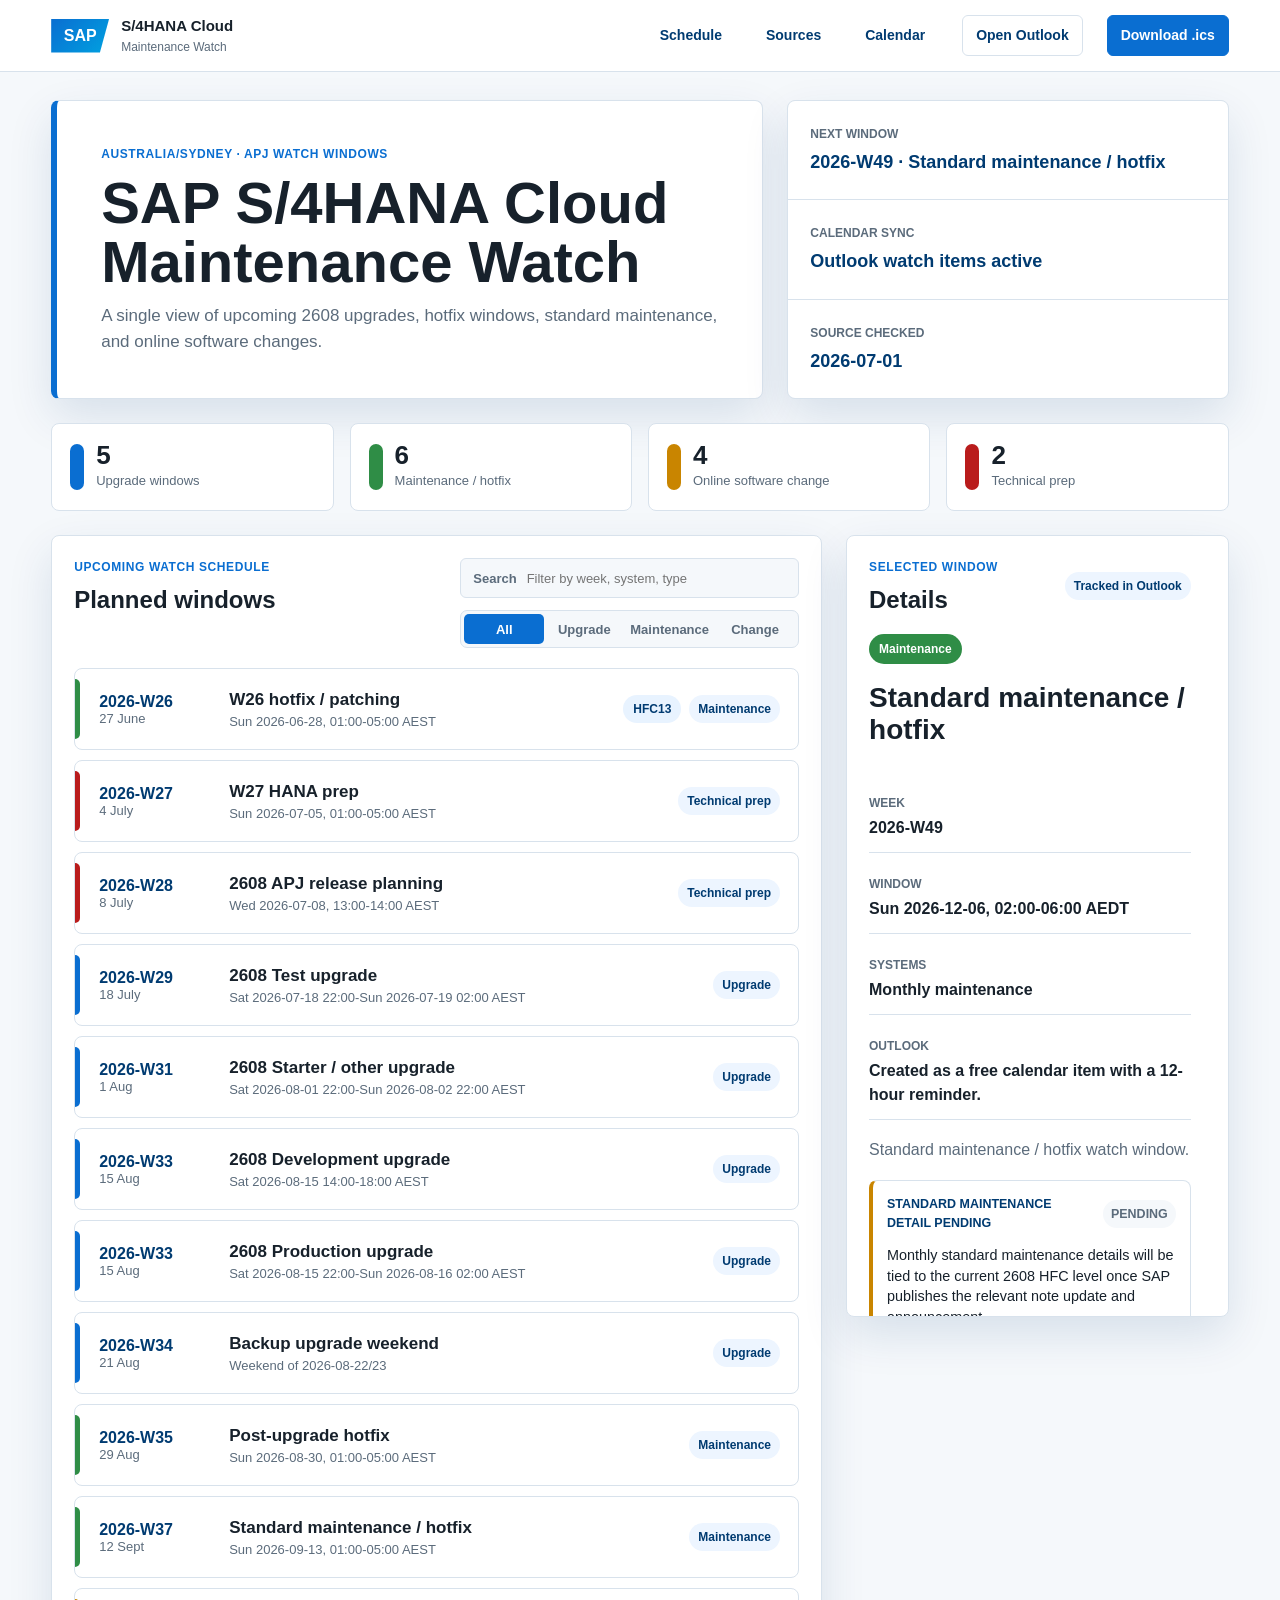
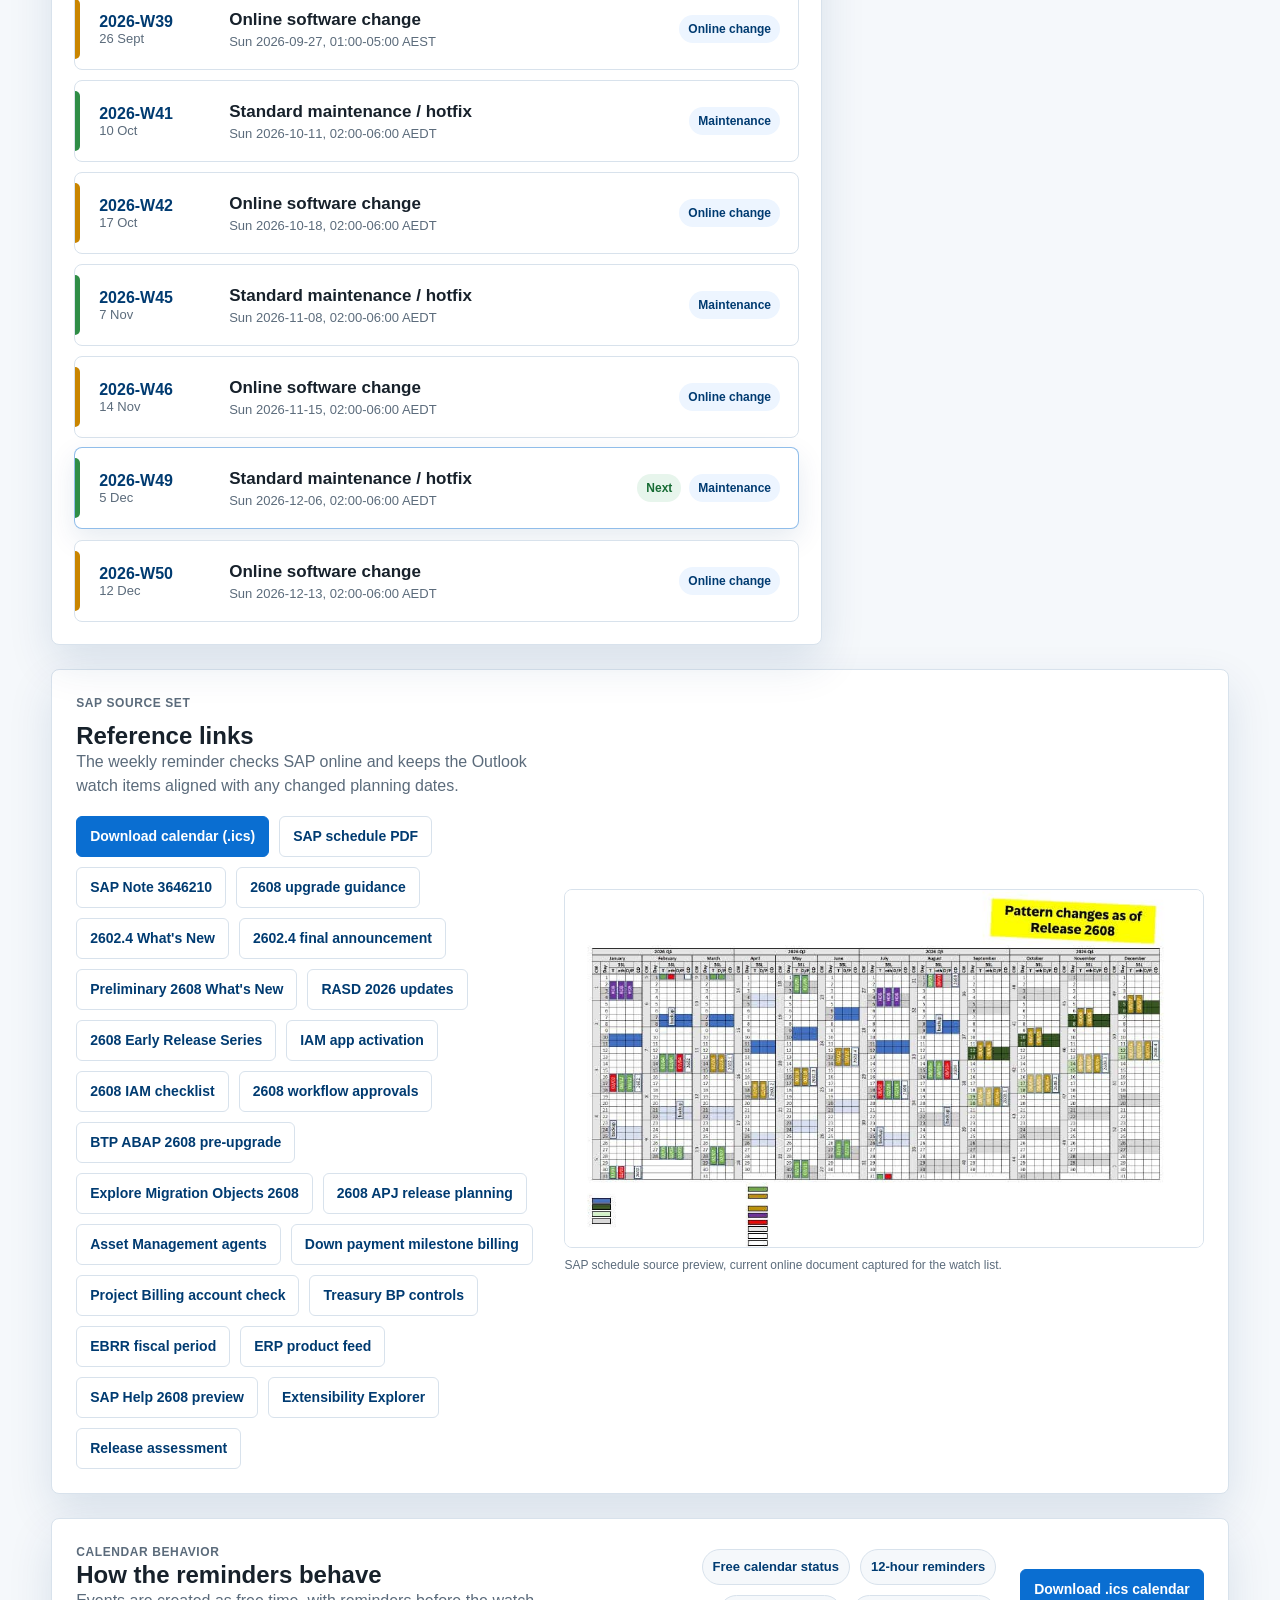
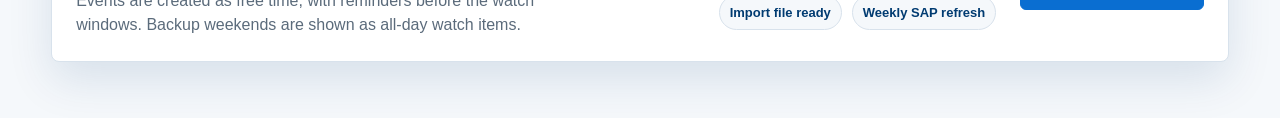
<file: suite/tools/maintenance-watch/index.html>
<!doctype html>
<html lang="en">
  <head>
    <meta charset="utf-8" />
    <meta name="viewport" content="width=device-width, initial-scale=1" />
    <title>SAP S/4HANA Cloud Maintenance Watch</title>
    <link rel="stylesheet" href="styles.css" />
  </head>
  <body>
    <header class="topbar">
      <a class="brand" href="#schedule" aria-label="SAP S/4HANA Cloud Maintenance Watch home">
        <span class="sap-mark">SAP</span>
        <span>
          <strong>S/4HANA Cloud</strong>
          <small>Maintenance Watch</small>
        </span>
      </a>
      <nav aria-label="Page sections">
        <a href="#schedule">Schedule</a>
        <a href="#sources">Sources</a>
        <a href="#calendar">Calendar</a>
      </nav>
      <a class="outlook-link" href="https://outlook.office365.com/calendar/" target="_blank" rel="noreferrer">
        Open Outlook
      </a>
      <a
        class="calendar-download"
        href="SAP-S4HANA-Cloud-Maintenance-Watch.ics"
        download="SAP-S4HANA-Cloud-Maintenance-Watch.ics"
        aria-label="Download SAP maintenance watch ICS calendar file"
      >
        Download .ics
      </a>
    </header>

    <main>
      <section class="overview" aria-labelledby="page-title">
        <div class="overview-copy">
          <p class="system-label">Australia/Sydney · APJ watch windows</p>
          <h1 id="page-title">SAP S/4HANA Cloud Maintenance Watch</h1>
          <p>
            A single view of upcoming 2608 upgrades, hotfix windows, standard maintenance, and online software changes.
          </p>
        </div>
        <div class="overview-panel" aria-label="Current schedule status">
          <div>
            <span class="metric-label">Next window</span>
            <strong id="nextWindow">Loading schedule</strong>
          </div>
          <div>
            <span class="metric-label">Calendar sync</span>
            <strong>Outlook watch items active</strong>
          </div>
          <div>
            <span class="metric-label">Source checked</span>
            <strong id="sourceChecked">2026-06-25</strong>
          </div>
        </div>
      </section>

      <section class="status-strip" aria-label="Schedule summary">
        <article>
          <span class="status-dot upgrade"></span>
          <div>
            <strong id="upgradeCount">0</strong>
            <span>Upgrade windows</span>
          </div>
        </article>
        <article>
          <span class="status-dot maintenance"></span>
          <div>
            <strong id="maintenanceCount">0</strong>
            <span>Maintenance / hotfix</span>
          </div>
        </article>
        <article>
          <span class="status-dot change"></span>
          <div>
            <strong id="changeCount">0</strong>
            <span>Online software change</span>
          </div>
        </article>
        <article>
          <span class="status-dot prep"></span>
          <div>
            <strong id="prepCount">0</strong>
            <span>Technical prep</span>
          </div>
        </article>
      </section>

      <section class="workspace" id="schedule">
        <section class="schedule-panel" aria-labelledby="schedule-title">
          <div class="panel-heading">
            <div>
              <p class="system-label">Upcoming Watch Schedule</p>
              <h2 id="schedule-title">Planned windows</h2>
            </div>
            <div class="toolbar" aria-label="Schedule filters">
              <label class="search-box">
                <span>Search</span>
                <input id="searchInput" type="search" placeholder="Filter by week, system, type" />
              </label>
              <div class="segmented" role="tablist" aria-label="Filter schedule by type">
                <button class="active" type="button" data-filter="all">All</button>
                <button type="button" data-filter="upgrade">Upgrade</button>
                <button type="button" data-filter="maintenance">Maintenance</button>
                <button type="button" data-filter="change">Change</button>
              </div>
            </div>
          </div>
          <div class="timeline" id="scheduleList" aria-live="polite"></div>
        </section>

        <aside class="detail-panel" aria-labelledby="detail-title">
          <div class="panel-heading compact">
            <div>
              <p class="system-label">Selected window</p>
              <h2 id="detail-title">Details</h2>
            </div>
            <span class="sync-pill">Tracked in Outlook</span>
          </div>
          <div id="detailContent" class="detail-content"></div>
        </aside>
      </section>

      <section class="source-grid" id="sources" aria-label="SAP sources and reference image">
        <div class="source-copy">
          <p class="system-label">SAP source set</p>
          <h2>Reference links</h2>
          <p>
            The weekly reminder checks SAP online and keeps the Outlook watch items aligned with any changed planning dates.
          </p>
          <div class="source-actions">
            <a
              class="download-link"
              href="SAP-S4HANA-Cloud-Maintenance-Watch.ics"
              download="SAP-S4HANA-Cloud-Maintenance-Watch.ics"
            >
              Download calendar (.ics)
            </a>
            <a href="https://www.sap.com/docs/download/2021/09/58ffa59e-f97d-0010-bca6-c68f7e60039b.pdf" target="_blank" rel="noreferrer">
              SAP schedule PDF
            </a>
            <a href="https://me.sap.com/notes/3646210" target="_blank" rel="noreferrer">
              SAP Note 3646210
            </a>
            <a href="https://community.sap.com/t5/enterprise-resource-planning-blog-posts-by-sap/get-ready-for-the-2608-upgrade-of-the-sap-cloud-erp-public-edition/ba-p/14421165" target="_blank" rel="noreferrer">
              2608 upgrade guidance
            </a>
            <a href="https://help.sap.com/docs/SAP_S4HANA_CLOUD/ee9ee0ca4c3942068ea584d2f929b5b1/3ee2f812232c421dba6e02c3dc00d02f.html?locale=en-US&state=PRODUCTION&version=2602.12" target="_blank" rel="noreferrer">
              2602.4 What's New
            </a>
            <a href="https://community.sap.com/t5/enterprise-resource-planning-blog-posts-by-sap/sap-s-4hana-cloud-public-edition-2602-4-final-what-s-new-amp-product/ba-p/14413240" target="_blank" rel="noreferrer">
              2602.4 final announcement
            </a>
            <a href="https://community.sap.com/t5/enterprise-resource-planning-blog-posts-by-sap/preliminary-what-s-new-information-for-sap-s-4hana-cloud-public-edition/ba-p/14419769" target="_blank" rel="noreferrer">
              Preliminary 2608 What's New
            </a>
            <a href="https://community.sap.com/t5/enterprise-resource-planning-blog-posts-by-sap/release-assessment-and-scope-dependency-for-sap-s-4hana-cloud-public/ba-p/14410548" target="_blank" rel="noreferrer">
              RASD 2026 updates
            </a>
            <a href="https://community.sap.com/t5/enterprise-resource-planning-blog-posts-by-sap/register-now-for-the-2608-early-release-series/ba-p/14399772" target="_blank" rel="noreferrer">
              2608 Early Release Series
            </a>
            <a href="https://community.sap.com/t5/enterprise-resource-planning-blog-posts-by-sap/why-it-s-important-to-activate-new-apps-and-how-to-do-it-short-version/ba-p/14399282" target="_blank" rel="noreferrer">
              IAM app activation
            </a>
            <a href="https://community.sap.com/t5/enterprise-resource-planning-blog-posts-by-sap/%E4%B8%BA%E4%BB%80%E4%B9%88%E9%9C%80%E8%A6%81%E6%BF%80%E6%B4%BB%E6%96%B0%E5%BA%94%E7%94%A8-iam-app-%E4%BB%A5%E5%8F%8A%E5%A6%82%E4%BD%95%E6%93%8D%E4%BD%9C-2608%E5%8D%87%E7%BA%A7%E5%89%8D%E5%BF%85%E7%9C%8B/ba-p/14415816" target="_blank" rel="noreferrer">
              2608 IAM checklist
            </a>
            <a href="https://community.sap.com/t5/technology-blog-posts-by-sap/4-eyes-by-configuration-multi-processor-workflow-approvals-in-sap-s-4hana/ba-p/14426804" target="_blank" rel="noreferrer">
              2608 workflow approvals
            </a>
            <a href="https://community.sap.com/t5/technology-blog-posts-by-sap/sap-btp-abap-environment-pre-upgrade-option-for-release-2608/ba-p/14417919" target="_blank" rel="noreferrer">
              BTP ABAP 2608 pre-upgrade
            </a>
            <a href="https://community.sap.com/t5/technology-blog-posts-by-sap/what-s-new-in-the-explore-migration-objects-app-releases-2602-4-and-2608/ba-p/14410708" target="_blank" rel="noreferrer">
              Explore Migration Objects 2608
            </a>
            <a href="https://community.sap.com/t5/enterprise-resource-planning-blog-posts-by-sap/sap-preferred-success-join-our-sap-cloud-erp-2608-release-planning-session/ba-p/14396634" target="_blank" rel="noreferrer">
              2608 APJ release planning
            </a>
            <a href="https://community.sap.com/t5/enterprise-resource-planning-blog-posts-by-sap/asset-management-in-sap-s-4hana-cloud-public-edition-from-reactive/ba-p/14428230" target="_blank" rel="noreferrer">
              Asset Management agents
            </a>
            <a href="https://community.sap.com/t5/enterprise-resource-planning-blog-posts-by-sap/advanced-down-payment-processing-meets-milestone-billing-in-sap-s-4hana/ba-p/14422367" target="_blank" rel="noreferrer">
              Down payment milestone billing
            </a>
            <a href="https://community.sap.com/t5/enterprise-resource-planning-blog-posts-by-sap/project-billing-clarified-billing-relevance-for-revenue-and-sales-deduction/ba-p/14395847" target="_blank" rel="noreferrer">
              Project Billing account check
            </a>
            <a href="https://community.sap.com/t5/financial-management-blog-posts-by-sap/workflow-based-treasury-business-partner-controls-across-the-treasury/ba-p/14415628" target="_blank" rel="noreferrer">
              Treasury BP controls
            </a>
            <a href="https://community.sap.com/t5/enterprise-resource-planning-blog-posts-by-sap/dynamic-fiscal-period-determination-in-ebrr-period-end-close-run/ba-p/14424187" target="_blank" rel="noreferrer">
              EBRR fiscal period
            </a>
            <a href="https://community.sap.com/khhcw49343/rss/board?board.id=erp-blog-sap" target="_blank" rel="noreferrer">
              ERP product feed
            </a>
            <a href="https://help.sap.com/docs/SAP_S4HANA_CLOUD" target="_blank" rel="noreferrer">
              SAP Help 2608 preview
            </a>
            <a href="https://help.sap.com/crawler/PRODUCTION/SAP_EXTENSIBILITY_EXPLORER/SHIP/en-US" target="_blank" rel="noreferrer">
              Extensibility Explorer
            </a>
            <a href="https://pages.community.sap.com/topics/s4hana-cloud/release-assessment" target="_blank" rel="noreferrer">
              Release assessment
            </a>
          </div>
        </div>
        <figure class="source-image">
          <img src="assets/sap-maintenance-calendar-page5.jpg" alt="SAP 2026 maintenance calendar source preview" />
          <figcaption>SAP schedule source preview, current online document captured for the watch list.</figcaption>
        </figure>
      </section>

      <section class="calendar-note" id="calendar" aria-label="Calendar tracking">
        <div>
          <p class="system-label">Calendar behavior</p>
          <h2>How the reminders behave</h2>
          <p>
            Events are created as free time, with reminders before the watch windows. Backup weekends are shown as all-day watch items.
          </p>
        </div>
        <div class="calendar-rules">
          <span>Free calendar status</span>
          <span>12-hour reminders</span>
          <span>Import file ready</span>
          <span>Weekly SAP refresh</span>
        </div>
        <a
          class="calendar-download calendar-note-download"
          href="SAP-S4HANA-Cloud-Maintenance-Watch.ics"
          download="SAP-S4HANA-Cloud-Maintenance-Watch.ics"
          aria-label="Download SAP S/4HANA Cloud maintenance watch calendar file"
        >
          Download .ics calendar
        </a>
      </section>
    </main>

    <script src="data.js"></script>
    <script src="script.js"></script>
  </body>
</html>
</file>
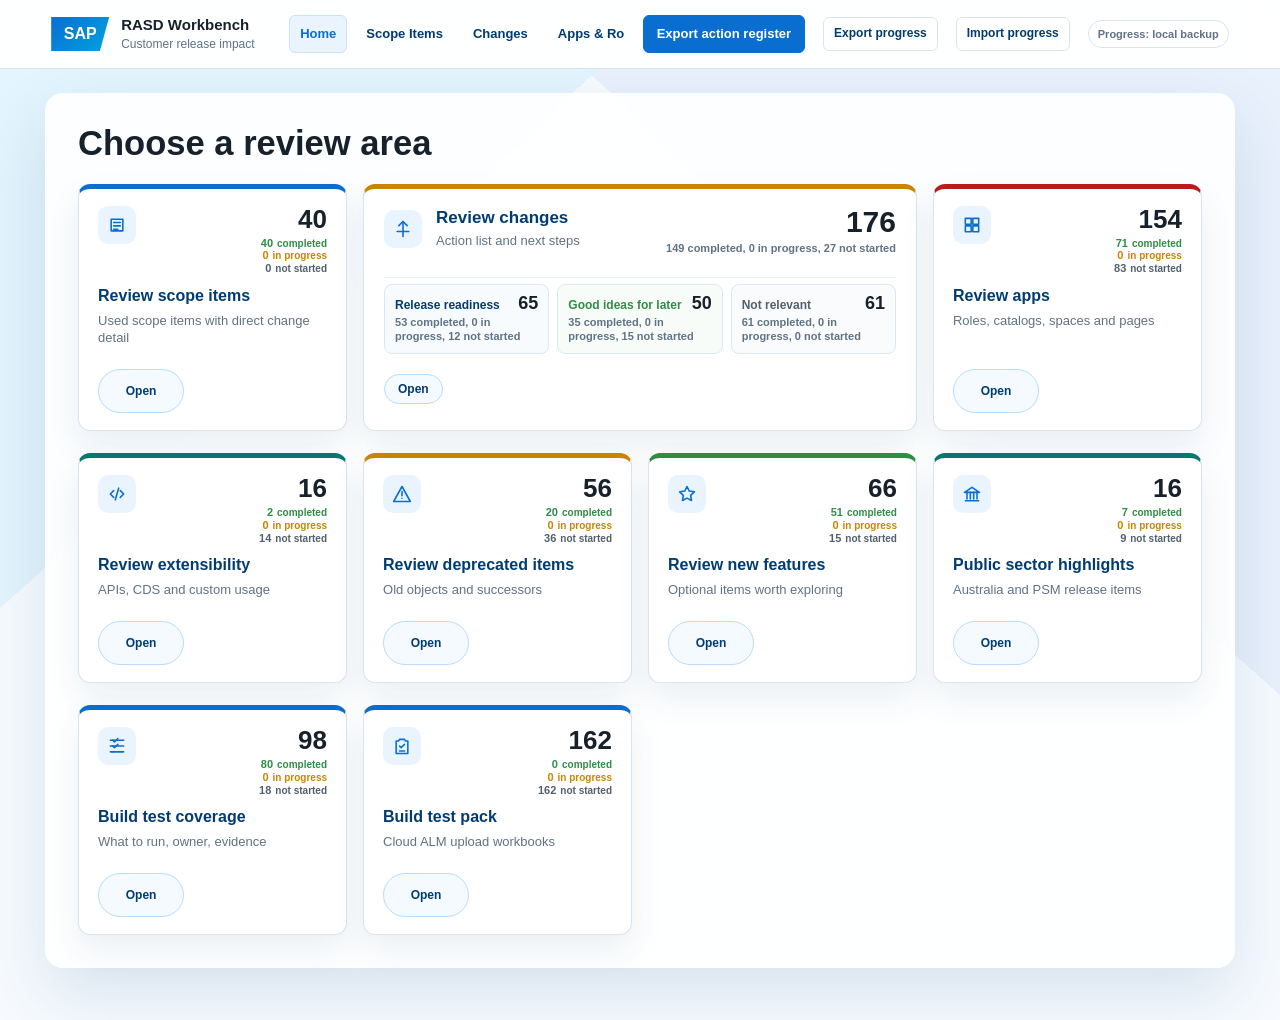
<file: suite/tools/rasd-workbench/index.html>
<!doctype html>
<html lang="en">
  <head>
    <meta charset="utf-8" />
    <meta name="viewport" content="width=device-width, initial-scale=1" />
    <title>RASD Customer Release Workbench</title>
    <link rel="icon" href="data:," />
    <link rel="stylesheet" href="styles.css?v=20260703-progress-store" />
  </head>
  <body data-page="overview">
    <header class="topbar">
      <a class="brand" href="#overview" aria-label="RASD Customer Release Workbench home">
        <span class="sap-mark">SAP</span>
        <span>
          <strong>RASD Workbench</strong>
          <small>Customer release impact</small>
        </span>
      </a>
      <nav class="main-nav" aria-label="Workbench pages">
        <button class="nav-link active" type="button" data-page="overview">Home</button>
        <button class="nav-link" type="button" data-page="scope">Scope Items</button>
        <button class="nav-link" type="button" data-page="whatsnew">Changes</button>
        <button class="nav-link" type="button" data-page="apps">Apps & Roles</button>
        <button class="nav-link" type="button" data-page="extensibility">Extensibility</button>
        <button class="nav-link" type="button" data-page="deprecated">Deprecated</button>
        <button class="nav-link" type="button" data-page="newfeatures">New Features</button>
        <button class="nav-link" type="button" data-page="publicsector">Public Sector</button>
        <button class="nav-link" type="button" data-page="coverage">Coverage</button>
        <button class="nav-link" type="button" data-page="testplan">Test Plan</button>
      </nav>
      <button class="primary-action" id="exportRegister" type="button">Export action register</button>
      <button class="secondary-action sync-action" id="exportProgress" type="button">Export progress</button>
      <button class="secondary-action sync-action" id="importProgress" type="button">Import progress</button>
      <span class="progress-status local" id="progressStatus">Progress: local backup</span>
      <input id="stateInput" type="file" accept=".json" hidden />
    </header>

    <main>
      <section class="hero" aria-labelledby="pageTitle">
        <div class="hero-copy">
          <p class="system-label" id="sourceLabel">RASD 2608.0 export</p>
          <h1 id="pageTitle">RASD review made simple.</h1>
          <p>
            Pick a review area. Mark what is relevant, not relevant, or still needs review.
          </p>
          <div class="hero-actions">
            <button class="primary-action" type="button" data-jump="whatsnew">Review changes</button>
            <button class="secondary-action" type="button" data-jump="testplan">Open test plan</button>
          </div>
        </div>
        <aside class="import-panel" aria-label="RASD data source">
          <div>
            <span class="metric-label">Current customer</span>
            <strong id="customerName">Country Fire Authority</strong>
          </div>
          <div>
            <span class="metric-label">Loaded source</span>
            <strong id="loadedSource">RASD export loaded</strong>
          </div>
          <label class="upload-drop" for="zipInput">
            <span>Upload another RASD ZIP</span>
            <small>Uses the same five Excel files when available</small>
            <input id="zipInput" type="file" accept=".zip" />
          </label>
          <p class="import-note" id="importNote">Preloaded with the supplied 2608.0 RASD ZIP.</p>
        </aside>
      </section>

      <section class="summary-strip" aria-label="Priority release summary">
        <button class="metric-card danger" type="button" data-jump="whatsnew" data-jump-priority="critical">
          <span class="metric-label">Must review first</span>
          <strong id="criticalCount">0</strong>
          <small>Critical items in used scope</small>
        </button>
        <button class="metric-card warning" type="button" data-jump="whatsnew" data-jump-priority="action">
          <span class="metric-label">Action queue</span>
          <strong id="actionCount">0</strong>
          <small>Action/review rows</small>
        </button>
        <button class="metric-card blue" type="button" data-jump="scope" data-jump-filter-key="scopeMode" data-jump-filter-value="used">
          <span class="metric-label">Used scope changed</span>
          <strong id="usedScopeCount">0</strong>
          <small>Scope rows to consider</small>
        </button>
        <button class="metric-card teal" type="button" data-jump="scope" data-jump-filter-key="scopeMode" data-jump-filter-value="activated">
          <span class="metric-label">Skipped by default</span>
          <strong id="activatedOnlyCount">0</strong>
          <small>Activated but not used</small>
        </button>
      </section>

      <section class="workspace">
        <aside class="side-panel" aria-label="Workbench navigation and filters">
          <div class="panel-block">
            <p class="system-label">Work streams</p>
            <div id="workstreamList" class="workstream-list"></div>
          </div>
          <div class="panel-block">
            <p class="system-label">Quick filter</p>
            <label class="search-box">
              <span>Search</span>
              <input id="globalSearch" type="search" placeholder="Scope, app, role, CDS, title" />
            </label>
            <div class="segmented" id="priorityFilter" aria-label="Priority filter">
              <button class="active" type="button" data-priority="all">All</button>
              <button type="button" data-priority="critical">Critical</button>
              <button type="button" data-priority="action">Action</button>
              <button type="button" data-priority="new">New</button>
            </div>
          </div>
        </aside>

        <section class="content-panel" aria-live="polite">
          <div class="view-heading">
            <div>
              <p class="system-label" id="viewKicker">Start here</p>
              <h2 id="viewTitle">Choose a review area</h2>
            </div>
            <div class="view-actions" id="viewActions"></div>
          </div>
          <div id="pageContent"></div>
        </section>
      </section>
    </main>

    <div class="toast" id="toast" role="status" aria-live="polite"></div>

    <script src="data.js"></script>
    <script src="review-state-backup.js?v=20260703-recovered-progress"></script>
    <script src="progress-store.js?v=20260703-progress-store"></script>
    <script src="extensibility-inventory.js"></script>
    <script src="sap-help-enrichment.js?v=20260628-full-sap-help-harvest"></script>
    <script src="app.js?v=20260703-progress-store"></script>
  </body>
</html>
</file>
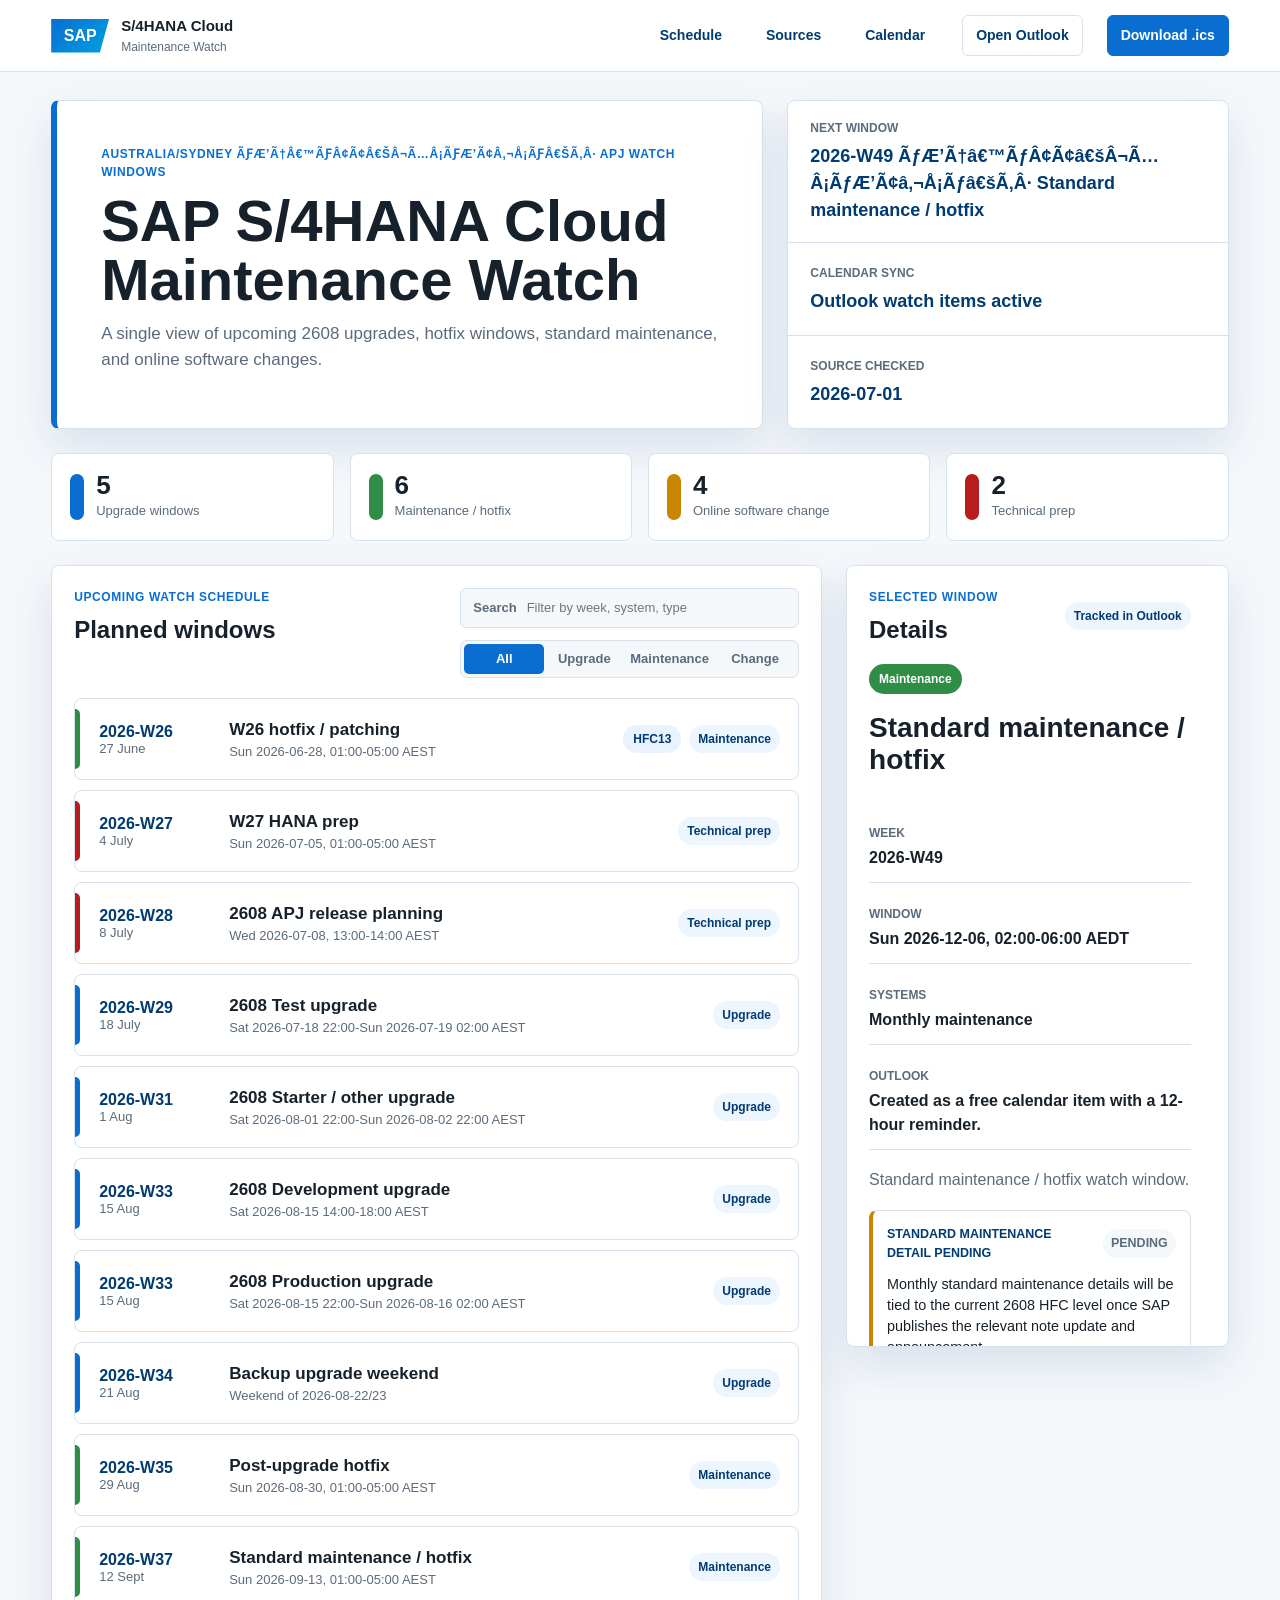
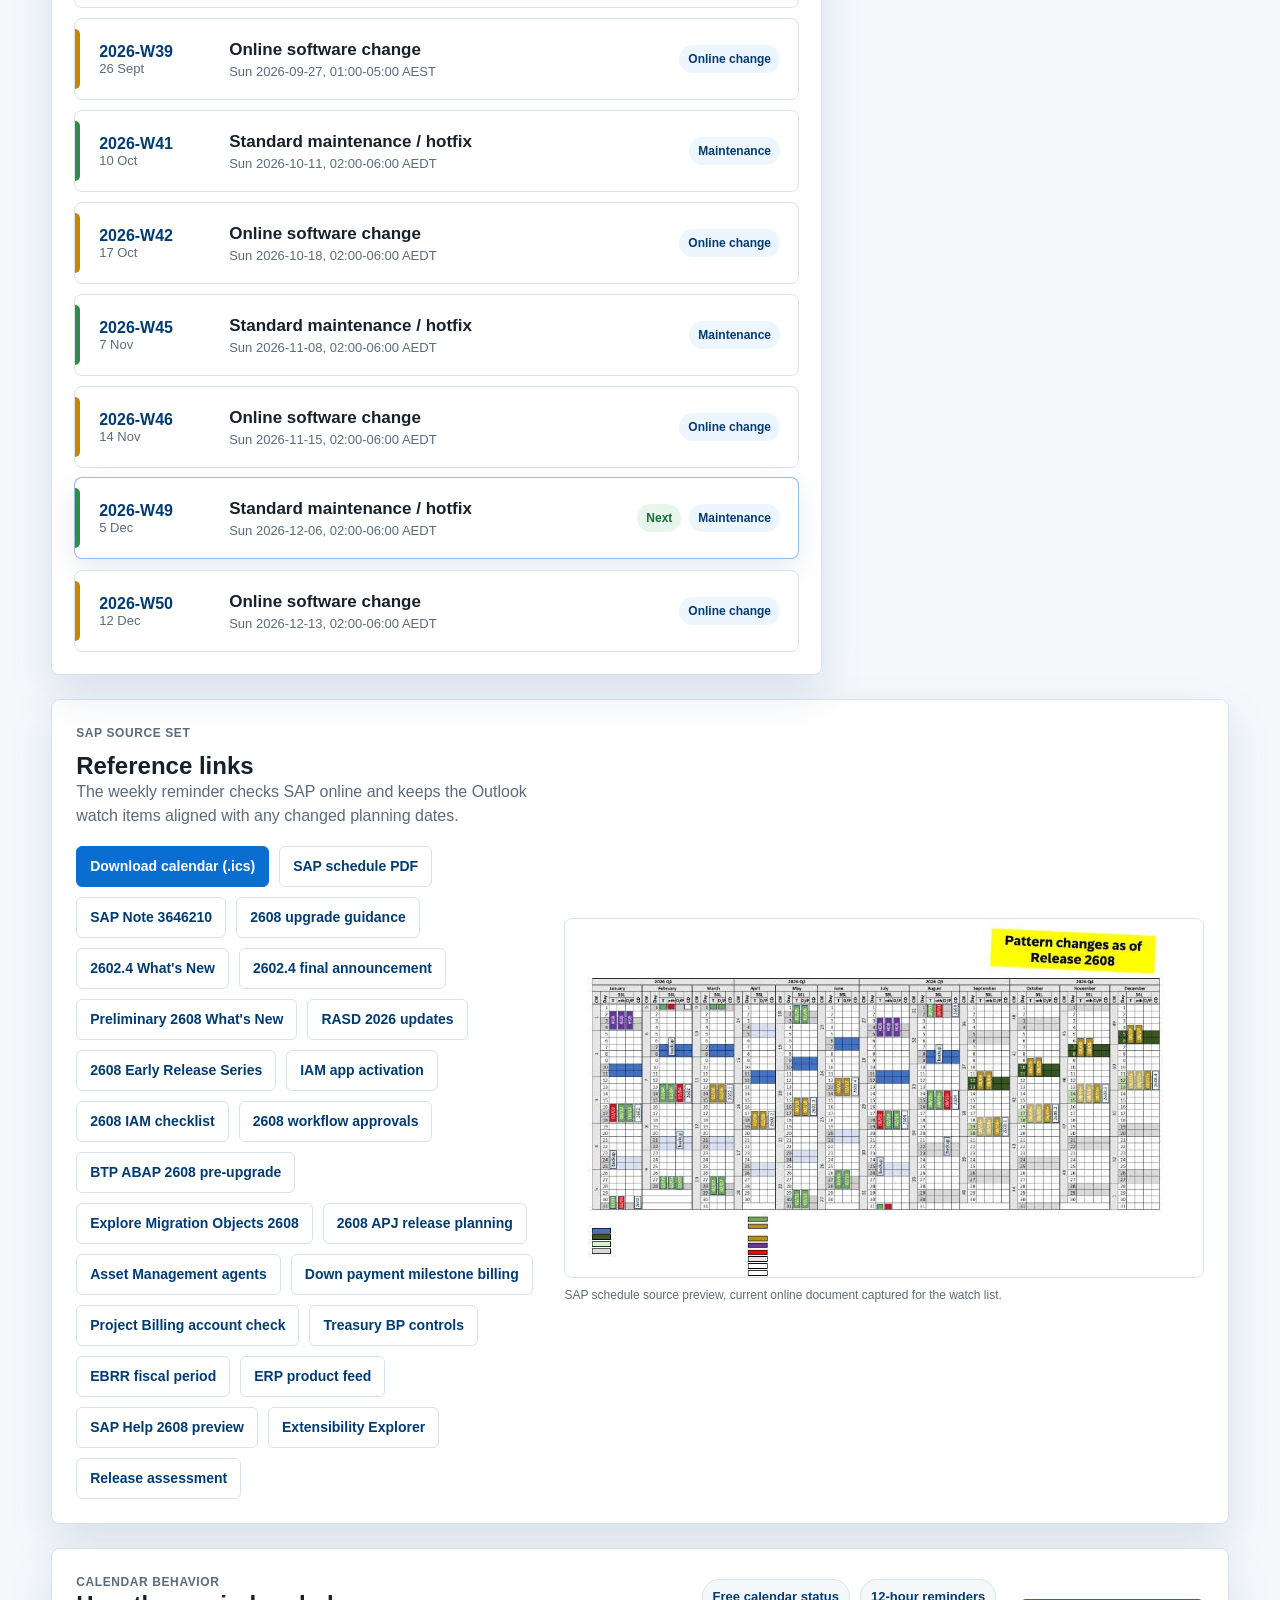
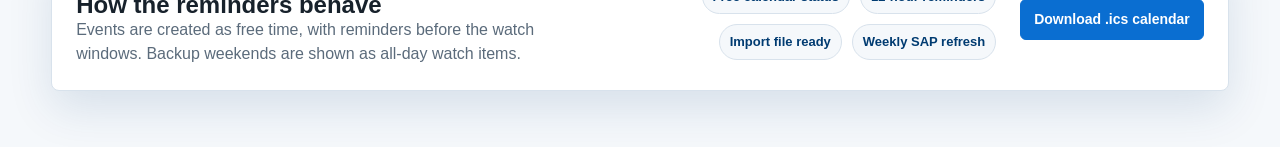
<file: suite/tools/maintenance-watch/SAP-Maintenance-Watch-Shareable.html>
﻿<!doctype html>
<html lang="en">
  <head>
    <meta charset="utf-8" />
    <meta name="viewport" content="width=device-width, initial-scale=1" />
    <title>SAP S/4HANA Cloud Maintenance Watch</title>
    <style>
:root {
  --sap-blue: #0a6ed1;
  --sap-deep: #003b71;
  --sap-cyan: #00a1e0;
  --ink: #17212b;
  --muted: #5b6b7b;
  --line: #d8e2ec;
  --soft: #f5f8fb;
  --surface: #ffffff;
  --upgrade: #0a6ed1;
  --maintenance: #2f8d46;
  --change: #c98500;
  --prep: #b91c1c;
  --shadow: 0 18px 45px rgba(0, 59, 113, 0.12);
  color-scheme: light;
}

* {
  box-sizing: border-box;
}

html {
  scroll-behavior: smooth;
}

body {
  margin: 0;
  background: var(--soft);
  color: var(--ink);
  font-family: "Segoe UI", Arial, Helvetica, sans-serif;
  line-height: 1.5;
}

a {
  color: inherit;
}

.topbar {
  position: sticky;
  top: 0;
  z-index: 10;
  display: flex;
  align-items: center;
  gap: 24px;
  min-height: 72px;
  padding: 12px clamp(18px, 4vw, 56px);
  background: rgba(255, 255, 255, 0.94);
  border-bottom: 1px solid var(--line);
  backdrop-filter: blur(12px);
}

.brand {
  display: flex;
  align-items: center;
  gap: 12px;
  min-width: 270px;
  text-decoration: none;
}

.sap-mark {
  display: grid;
  place-items: center;
  width: 58px;
  height: 34px;
  background: linear-gradient(135deg, var(--sap-blue), var(--sap-cyan));
  color: #fff;
  font-weight: 800;
  letter-spacing: 0;
  clip-path: polygon(0 0, 100% 0, 84% 100%, 0 100%);
}

.brand strong,
.brand small {
  display: block;
}

.brand strong {
  font-size: 15px;
}

.brand small {
  color: var(--muted);
  font-size: 12px;
}

nav {
  display: flex;
  gap: 18px;
  margin-left: auto;
}

nav a,
.outlook-link,
.calendar-download,
.source-actions a {
  min-height: 38px;
  padding: 9px 13px;
  border-radius: 6px;
  color: var(--sap-deep);
  font-size: 14px;
  font-weight: 650;
  text-decoration: none;
}

nav a:hover,
.outlook-link:hover,
.calendar-download:hover,
.source-actions a:hover {
  background: #eaf4ff;
}

.outlook-link {
  border: 1px solid var(--line);
  background: var(--surface);
}

.calendar-download {
  display: inline-flex;
  align-items: center;
  justify-content: center;
  border: 1px solid var(--sap-blue);
  background: var(--sap-blue);
  color: #fff;
  white-space: nowrap;
}

.calendar-download:hover {
  background: var(--sap-deep);
  color: #fff;
}

main {
  width: min(1440px, 100%);
  margin: 0 auto;
  padding: 28px clamp(18px, 4vw, 56px) 56px;
}

.overview {
  display: grid;
  grid-template-columns: minmax(0, 1fr) minmax(320px, 0.62fr);
  gap: 24px;
  align-items: stretch;
}

.overview-copy,
.overview-panel,
.schedule-panel,
.detail-panel,
.source-grid,
.calendar-note,
.status-strip article {
  background: var(--surface);
  border: 1px solid var(--line);
  border-radius: 8px;
  box-shadow: var(--shadow);
}

.overview-copy {
  padding: clamp(26px, 4vw, 44px);
  border-left: 6px solid var(--sap-blue);
}

.system-label {
  margin: 0 0 10px;
  color: var(--sap-blue);
  font-size: 12px;
  font-weight: 750;
  letter-spacing: 0.05em;
  text-transform: uppercase;
}

h1,
h2,
h3,
p {
  margin-top: 0;
}

h1 {
  max-width: 760px;
  margin-bottom: 12px;
  font-size: clamp(32px, 5vw, 58px);
  line-height: 1.02;
  letter-spacing: 0;
}

h2 {
  margin-bottom: 0;
  font-size: 24px;
  line-height: 1.15;
  letter-spacing: 0;
}

h3 {
  margin-bottom: 18px;
  font-size: 28px;
  line-height: 1.15;
}

.overview-copy p:last-child {
  max-width: 680px;
  margin-bottom: 0;
  color: var(--muted);
  font-size: 17px;
}

.overview-panel {
  display: grid;
  gap: 1px;
  overflow: hidden;
  background: var(--line);
}

.overview-panel div {
  display: grid;
  align-content: center;
  min-height: 92px;
  padding: 18px 22px;
  background: var(--surface);
}

.metric-label {
  margin-bottom: 6px;
  color: var(--muted);
  font-size: 12px;
  font-weight: 750;
  text-transform: uppercase;
}

.overview-panel strong {
  color: var(--sap-deep);
  font-size: 18px;
}

.status-strip {
  display: grid;
  grid-template-columns: repeat(4, minmax(0, 1fr));
  gap: 16px;
  margin: 24px 0;
}

.status-strip article {
  display: flex;
  gap: 12px;
  align-items: center;
  min-height: 82px;
  padding: 18px;
  box-shadow: none;
}

.status-strip strong {
  display: block;
  font-size: 26px;
  line-height: 1;
}

.status-strip span:last-child {
  color: var(--muted);
  font-size: 13px;
}

.status-dot {
  flex: 0 0 auto;
  width: 14px;
  height: 46px;
  border-radius: 999px;
}

.status-dot.upgrade,
.timeline-row.upgrade::before,
.detail-kicker.upgrade {
  background: var(--upgrade);
}

.status-dot.maintenance,
.timeline-row.maintenance::before,
.detail-kicker.maintenance {
  background: var(--maintenance);
}

.status-dot.change,
.timeline-row.change::before,
.detail-kicker.change {
  background: var(--change);
}

.status-dot.prep,
.timeline-row.prep::before,
.detail-kicker.prep {
  background: var(--prep);
}

.workspace {
  display: grid;
  grid-template-columns: minmax(0, 1.45fr) minmax(320px, 0.72fr);
  gap: 24px;
  align-items: start;
}

.schedule-panel,
.detail-panel {
  min-width: 0;
  padding: 22px;
}

.detail-panel {
  position: sticky;
  top: 94px;
  align-self: start;
  max-height: calc(100vh - 118px);
  overflow-y: auto;
  overscroll-behavior: contain;
  scrollbar-gutter: stable;
}

.panel-heading {
  display: flex;
  justify-content: space-between;
  gap: 20px;
  align-items: flex-start;
  margin-bottom: 20px;
}

.panel-heading.compact {
  align-items: center;
}

.toolbar {
  display: grid;
  gap: 12px;
  justify-items: end;
}

.search-box {
  display: flex;
  align-items: center;
  gap: 8px;
  width: min(360px, 100%);
  min-height: 40px;
  padding: 0 12px;
  border: 1px solid var(--line);
  border-radius: 6px;
  background: var(--soft);
  color: var(--muted);
  font-size: 13px;
  font-weight: 650;
}

.search-box input {
  width: 100%;
  min-width: 120px;
  border: 0;
  outline: 0;
  background: transparent;
  color: var(--ink);
  font: inherit;
  font-weight: 500;
}

.segmented {
  display: flex;
  min-height: 38px;
  padding: 3px;
  border: 1px solid var(--line);
  border-radius: 7px;
  background: var(--soft);
}

.segmented button {
  min-width: 80px;
  border: 0;
  border-radius: 5px;
  background: transparent;
  color: var(--muted);
  cursor: pointer;
  font: inherit;
  font-size: 13px;
  font-weight: 700;
}

.segmented button.active {
  background: var(--sap-blue);
  color: #fff;
}

.timeline {
  display: grid;
  gap: 10px;
}

.timeline-row {
  position: relative;
  display: grid;
  grid-template-columns: 112px minmax(0, 1fr) auto;
  gap: 18px;
  align-items: center;
  width: 100%;
  min-height: 82px;
  padding: 16px 18px 16px 24px;
  border: 1px solid var(--line);
  border-radius: 8px;
  background: var(--surface);
  color: inherit;
  cursor: pointer;
  text-align: left;
  transition: border-color 160ms ease, transform 160ms ease, box-shadow 160ms ease;
}

.timeline-row::before {
  content: "";
  position: absolute;
  left: 0;
  top: 10px;
  bottom: 10px;
  width: 5px;
  border-radius: 0 999px 999px 0;
}

.timeline-row:hover,
.timeline-row.selected {
  border-color: rgba(10, 110, 209, 0.45);
  box-shadow: 0 10px 28px rgba(0, 59, 113, 0.1);
  transform: translateY(-1px);
}

.date-block strong,
.date-block small,
.event-title,
.event-time {
  display: block;
}

.date-block strong {
  color: var(--sap-deep);
  font-size: 16px;
}

.date-block small,
.event-time {
  color: var(--muted);
  font-size: 13px;
}

.event-title {
  margin-bottom: 4px;
  font-size: 17px;
  font-weight: 750;
}

.event-meta {
  display: flex;
  gap: 8px;
  align-items: center;
  justify-content: end;
}

.next-badge,
.category-badge,
.sync-pill {
  display: inline-flex;
  align-items: center;
  min-height: 28px;
  padding: 5px 9px;
  border-radius: 999px;
  font-size: 12px;
  font-weight: 750;
  white-space: nowrap;
}

.next-badge {
  background: #e7f5ec;
  color: #176c34;
}

.category-badge,
.sync-pill {
  background: #edf5ff;
  color: var(--sap-deep);
}

.detail-content {
  display: grid;
  gap: 18px;
}

.detail-kicker {
  width: fit-content;
  padding: 6px 10px;
  border-radius: 999px;
  color: #fff;
  font-size: 12px;
  font-weight: 800;
}

dl {
  display: grid;
  gap: 10px;
  margin: 0;
}

dl div {
  padding: 12px 0;
  border-bottom: 1px solid var(--line);
}

dt {
  color: var(--muted);
  font-size: 12px;
  font-weight: 750;
  text-transform: uppercase;
}

dd {
  margin: 4px 0 0;
  color: var(--ink);
  font-weight: 650;
}

.detail-content p {
  margin-bottom: 0;
  color: var(--muted);
}

.hotfix-badge,
.hotfix-code {
  border-radius: 999px;
  background: #e8f3ff;
  color: var(--sap-deep);
  font-size: 0.75rem;
  font-weight: 800;
  white-space: nowrap;
}

.hotfix-badge {
  padding: 7px 10px;
}

.hotfix-card {
  display: grid;
  gap: 12px;
  padding: 14px;
  border: 1px solid rgba(10, 110, 209, 0.24);
  border-radius: 8px;
  background: linear-gradient(180deg, #f8fbff 0%, #ffffff 100%);
}

.hotfix-heading {
  display: flex;
  align-items: flex-start;
  gap: 12px;
}

.hotfix-code {
  display: inline-flex;
  align-items: center;
  justify-content: center;
  min-width: 58px;
  padding: 8px 11px;
}

.hotfix-heading div {
  display: grid;
  gap: 3px;
}

.hotfix-heading strong {
  font-size: 0.95rem;
}

.hotfix-heading span:last-child,
.hotfix-source {
  color: var(--muted);
  font-size: 0.82rem;
}

.hotfix-source {
  display: grid;
  gap: 4px;
  padding-top: 10px;
  border-top: 1px solid var(--line);
}

.hotfix-list {
  display: grid;
  max-height: 360px;
  overflow: auto;
  border: 1px solid var(--line);
  border-radius: 8px;
  background: var(--surface);
}

.hotfix-row {
  display: grid;
  grid-template-columns: minmax(120px, 0.34fr) minmax(0, 1fr);
  gap: 12px;
  padding: 10px 12px;
  border-bottom: 1px solid var(--line);
}

.hotfix-row:last-child {
  border-bottom: 0;
}

.hotfix-row span {
  color: var(--sap-deep);
  font-size: 0.78rem;
  font-weight: 800;
  word-break: break-word;
}

.hotfix-row p {
  color: var(--ink);
  font-size: 0.84rem;
  line-height: 1.4;
  word-break: break-word;
}

.watch-card {
  display: grid;
  gap: 12px;
  padding: 14px;
  border: 1px solid var(--line);
  border-left: 4px solid var(--sap-cyan);
  border-radius: 8px;
  background: var(--surface);
}

.watch-card.pending {
  border-left-color: var(--change);
}

.watch-card.watching {
  border-left-color: var(--sap-blue);
}

.watch-heading {
  display: flex;
  align-items: center;
  justify-content: space-between;
  gap: 12px;
}

.watch-heading span,
.watch-heading strong {
  font-size: 0.78rem;
  font-weight: 800;
  text-transform: uppercase;
}

.watch-heading span {
  color: var(--sap-deep);
}

.watch-heading strong {
  padding: 5px 8px;
  border-radius: 999px;
  background: var(--soft);
  color: var(--muted);
}

.watch-card p {
  color: var(--ink);
  font-size: 0.9rem;
  line-height: 1.45;
}

.signal-card {
  display: grid;
  gap: 12px;
  padding: 14px;
  border: 1px solid var(--line);
  border-left: 4px solid var(--sap-blue);
  border-radius: 8px;
  background: #ffffff;
}

.signal-card.customer-action-card {
  border-left-color: #e76500;
  background: #fffaf4;
}

.signal-card.product-update-card {
  border-left-color: #188918;
  background: #f6fbf6;
}

.signal-heading {
  display: flex;
  align-items: center;
  justify-content: space-between;
  gap: 12px;
  color: var(--sap-deep);
  font-size: 0.74rem;
  font-weight: 800;
  letter-spacing: 0.04em;
  text-transform: uppercase;
}

.signal-heading strong {
  padding: 5px 8px;
  border-radius: 999px;
  background: #fff;
  color: #9a3f00;
  font-size: 0.72rem;
}

.signal-card h4 {
  margin: 0;
  color: var(--ink);
  font-size: 1rem;
}

.signal-card p,
.signal-card li {
  color: var(--ink);
  font-size: 0.88rem;
  line-height: 1.45;
}

.signal-list {
  display: grid;
  gap: 8px;
  margin: 0;
  padding-left: 18px;
}

.signal-source {
  padding-top: 10px;
  border-top: 1px solid var(--line);
  color: var(--muted);
  font-size: 0.78rem;
  line-height: 1.35;
}

.watch-list {
  gap: 0;
}

.watch-list div {
  padding: 10px 0;
}

.watch-list dd {
  color: var(--muted);
  font-weight: 600;
}

.detail-footer {
  display: grid;
  gap: 8px;
  padding: 14px;
  border-left: 4px solid var(--sap-cyan);
  background: var(--soft);
  color: var(--muted);
  font-size: 13px;
}

.source-grid,
.calendar-note {
  margin-top: 24px;
  padding: 24px;
}

.source-grid {
  display: grid;
  grid-template-columns: minmax(0, 0.72fr) minmax(320px, 1fr);
  gap: 28px;
  align-items: center;
}

.source-copy p {
  color: var(--muted);
}

.source-actions {
  display: flex;
  flex-wrap: wrap;
  gap: 10px;
  margin-top: 18px;
}

.source-actions a {
  border: 1px solid var(--line);
  background: var(--surface);
}

.source-actions .download-link {
  border-color: var(--sap-blue);
  background: var(--sap-blue);
  color: #fff;
}

.source-actions .download-link:hover {
  background: var(--sap-deep);
}

.source-image {
  margin: 0;
}

.source-image img {
  display: block;
  width: 100%;
  aspect-ratio: 16 / 9;
  object-fit: cover;
  border: 1px solid var(--line);
  border-radius: 8px;
}

.source-image figcaption {
  margin-top: 8px;
  color: var(--muted);
  font-size: 12px;
}

.calendar-note {
  display: flex;
  justify-content: space-between;
  gap: 24px;
  align-items: center;
}

.calendar-note p {
  max-width: 680px;
  margin-bottom: 0;
  color: var(--muted);
}

.calendar-rules {
  display: flex;
  flex-wrap: wrap;
  gap: 10px;
  justify-content: flex-end;
}

.calendar-note-download {
  flex: 0 0 auto;
}

.calendar-rules span {
  min-height: 34px;
  padding: 7px 10px;
  border: 1px solid var(--line);
  border-radius: 999px;
  background: var(--soft);
  color: var(--sap-deep);
  font-size: 13px;
  font-weight: 750;
}

.empty-state {
  padding: 28px;
  border: 1px dashed var(--line);
  border-radius: 8px;
  color: var(--muted);
  text-align: center;
}

@media (max-width: 1120px) {
  .overview,
  .workspace,
  .source-grid {
    grid-template-columns: 1fr;
  }

  .detail-panel {
    position: static;
    max-height: none;
    overflow: visible;
    overscroll-behavior: auto;
  }

  .panel-heading,
  .calendar-note {
    flex-direction: column;
    align-items: stretch;
  }

  .toolbar {
    justify-items: stretch;
  }

  .search-box {
    width: 100%;
  }
}

@media (max-width: 760px) {
  .topbar {
    position: static;
    flex-wrap: wrap;
  }

  .brand {
    width: 100%;
    min-width: 0;
  }

  nav {
    order: 3;
    width: 100%;
    margin-left: 0;
    overflow-x: auto;
  }

  .outlook-link {
    margin-left: auto;
  }

  .calendar-download {
    margin-left: 0;
  }

  main {
    padding-top: 18px;
  }

  .status-strip {
    grid-template-columns: repeat(2, minmax(0, 1fr));
  }

  .segmented {
    overflow-x: auto;
  }

  .timeline-row {
    grid-template-columns: 1fr;
    gap: 8px;
  }

  .event-meta {
    justify-content: flex-start;
  }

  .hotfix-row {
    grid-template-columns: 1fr;
    gap: 4px;
  }
}

@media (max-width: 520px) {
  .status-strip {
    grid-template-columns: 1fr;
  }

  h1 {
    font-size: 34px;
  }
}

@media (prefers-reduced-motion: reduce) {
  *,
  *::before,
  *::after {
    scroll-behavior: auto !important;
    transition: none !important;
  }
}

    </style>
  </head>
  <body>
    <header class="topbar">
      <a class="brand" href="#schedule" aria-label="SAP S/4HANA Cloud Maintenance Watch home">
        <span class="sap-mark">SAP</span>
        <span>
          <strong>S/4HANA Cloud</strong>
          <small>Maintenance Watch</small>
        </span>
      </a>
      <nav aria-label="Page sections">
        <a href="#schedule">Schedule</a>
        <a href="#sources">Sources</a>
        <a href="#calendar">Calendar</a>
      </nav>
      <a class="outlook-link" href="https://outlook.office365.com/calendar/" target="_blank" rel="noreferrer">
        Open Outlook
      </a>
      <a
        class="calendar-download"
        href="data:text/calendar;charset=utf-8,BEGIN%3AVCALENDAR%0AVERSION%3A2.0%0APRODID%3A-%2F%2FCodex%2F%2FSAP%20S4HANA%20Cloud%20Maintenance%20Watch%2F%2FEN%0ACALSCALE%3AGREGORIAN%0AMETHOD%3APUBLISH%0AX-WR-CALNAME%3ASAP%20S%2F4HANA%20Cloud%20Maintenance%20Watch%0AX-WR-TIMEZONE%3AAustralia%2FSydney%0ABEGIN%3AVEVENT%0AUID%3Asap-s4hana-watch-2026-w26%40codex.local%0ADTSTAMP%3A20260629T080959Z%0ASUMMARY%3ASAP%20S%2F4HANA%20Cloud%20watch%3A%20W26%20hotfix%20%2F%20patching%0ADTSTART%3A20260627T150000Z%0ADTEND%3A20260627T190000Z%0ATRANSP%3ATRANSPARENT%0ALOCATION%3ASAP%20S%2F4HANA%20Cloud%20Public%20Edition%20online%20schedule%0ADESCRIPTION%3ASAP%20S%2F4HANA%20Cloud%20Public%20Edition%202602%20HFC13%20was%20released%20on%2025.06.2026.%20SAP%20Note%203646210%20includes%2091%20application%20corrections%20in%20attachment%20S4HANACloud2602HFC13_ListOfHotfixShortDescription.pdf.%5Cn%5CnAreas%20include%20Ariba%20integration%2C%20migration%20cockpit%2C%20document%20compliance%2C%20Central%20Business%20Configuration%2C%20actual%20costing%2C%20service%20orders%2C%20localisation%20and%20DRC%2C%20group%20reporting%2C%20treasury%2C%20EWM%2C%20delivery%20APIs%2C%20product%20master%2C%20purchasing%20analytics%2C%20purchase%20orders%2C%20maintenance%20plans%2C%20production%2C%20PSM%2C%20QM%2C%20billing%2C%20freight%20and%20logistics%20integration.%5Cn%5CnSAP%20announced%20final%20What's%20New%20and%20Product%20Assistance%20for%20SAP%20S%2F4HANA%20Cloud%20Public%20Edition%202602.4.%20SAP%20Help%20also%20lists%2054%20official%202602.4%20(HFC12)%20What's%20New%20entries%2C%20all%20dated%2026.06.2026%20in%20search%20results.%20Tracked%20topics%20include%20Developer%20Extensibility%20for%20scheduling%20goods%20issue%20for%20deliveries%2C%20Explore%20Migration%20Objects%20enhancements%2C%20Joule%20features%2C%20project%2Fwork-package%20details%2C%20electronic%20invoicing%2C%20withholding-tax%20analysis%2C%20BOM%20print%20preview%2C%20quality%20inspection%2C%20and%20logistics%2Fcompliance%20updates.%20SAP%20recommends%20RASD%20for%20a%20personalized%20view%20based%20on%20activated%20and%20used%20scope%3B%20the%20announcement%20says%202602.4%20information%20would%20be%20available%20in%20RASD%20within%20the%20next%20few%20days.%5Cn%5CnTimezone%20shown%20to%20user%3A%20Australia%2FSydney.%5CnCalendar%20status%3A%20Free.%5CnSource%3A%20SAP%20S%2F4HANA%20Cloud%20Public%20Edition%2C%203-System%20Landscape%20-%20Upgrade%20%26%20Maintenance%20Schedule%20plus%20SAP%20Note%203646210%2C%20SAP%20Community%20final%202602.4%20announcement%2C%20and%20SAP%20Help%202602.4%20What's%20New%2FProduct%20Assistance%20search%20results.%5CnCodex%20SAP%20maintenance%20watch%20id%3A%202026-W26%0ABEGIN%3AVALARM%0ATRIGGER%3A-PT12H%0AACTION%3ADISPLAY%0ADESCRIPTION%3ASAP%20S%2F4HANA%20Cloud%20watch%20window%20reminder%0AEND%3AVALARM%0AEND%3AVEVENT%0ABEGIN%3AVEVENT%0AUID%3Asap-s4hana-watch-2026-w27%40codex.local%0ADTSTAMP%3A20260629T080959Z%0ASUMMARY%3ASAP%20S%2F4HANA%20Cloud%20watch%3A%20W27%20HANA%20prep%0ADTSTART%3A20260704T150000Z%0ADTEND%3A20260704T190000Z%0ATRANSP%3ATRANSPARENT%0ALOCATION%3ASAP%20S%2F4HANA%20Cloud%20Public%20Edition%20online%20schedule%0ADESCRIPTION%3AHANA%20database%20%2F%20technical%20preparation%20watch%20window%20shown%20before%202608.%5Cn%5CnTimezone%20shown%20to%20user%3A%20Australia%2FSydney.%5CnCalendar%20status%3A%20Free.%5CnSource%3A%20SAP%20S%2F4HANA%20Cloud%20Public%20Edition%2C%203-System%20Landscape%20-%20Upgrade%20%26%20Maintenance%20Schedule.%5CnCodex%20SAP%20maintenance%20watch%20id%3A%202026-W27%0ABEGIN%3AVALARM%0ATRIGGER%3A-PT12H%0AACTION%3ADISPLAY%0ADESCRIPTION%3ASAP%20S%2F4HANA%20Cloud%20watch%20window%20reminder%0AEND%3AVALARM%0AEND%3AVEVENT%0ABEGIN%3AVEVENT%0AUID%3Asap-s4hana-watch-2026-w28-release-planning%40codex.local%0ADTSTAMP%3A20260629T080959Z%0ASUMMARY%3ASAP%20S%2F4HANA%20Cloud%20watch%3A%202608%20APJ%20release%20planning%0ADTSTART%3A20260708T030000Z%0ADTEND%3A20260708T040000Z%0ATRANSP%3ATRANSPARENT%0ALOCATION%3ASAP%20Preferred%20Success%20%2F%20SAP%20Learning%20Hub%0ADESCRIPTION%3ASAP%20Preferred%20Success%20APJ%20release%20planning%20session%20for%20SAP%20Cloud%20ERP%202608.%20SAP%20lists%20the%20APJ%20English%20session%20for%20July%208%2C%2013%3A00-14%3A00%20AEST.%20SAP%20says%20the%20session%20covers%202608%20release%20dates%2C%20the%20upgrade%20process%2C%20the%20new%20system%20maintenance%20schedule%20starting%20from%20September%2C%20RASD%20impact%20analysis%2C%20and%20release%20call-to-action%20items.%5Cn%5CnTimezone%20shown%20to%20user%3A%20Australia%2FSydney.%5CnCalendar%20status%3A%20Free.%5CnSource%3A%20SAP%20Preferred%20Success%3A%20Join%20Our%20SAP%20Cloud%20ERP%202608%20Release%20Planning%20Session.%5CnCodex%20SAP%20maintenance%20watch%20id%3A%202026-W28-RELEASE-PLANNING%0ABEGIN%3AVALARM%0ATRIGGER%3A-PT12H%0AACTION%3ADISPLAY%0ADESCRIPTION%3ASAP%202608%20release%20planning%20session%20reminder%0AEND%3AVALARM%0AEND%3AVEVENT%0ABEGIN%3AVEVENT%0AUID%3Asap-s4hana-watch-2026-w29%40codex.local%0ADTSTAMP%3A20260629T080959Z%0ASUMMARY%3ASAP%20S%2F4HANA%20Cloud%20watch%3A%202608%20Test%20upgrade%0ADTSTART%3A20260718T120000Z%0ADTEND%3A20260718T160000Z%0ATRANSP%3ATRANSPARENT%0ALOCATION%3ASAP%20S%2F4HANA%20Cloud%20Public%20Edition%20online%20schedule%0ADESCRIPTION%3A2608%20major%20upgrade%20for%20Test%20systems.%20SAP's%202608%20upgrade%20guidance%20indicates%20T-Tenant%20upgrades%20to%202608%20with%20HFC02%20on%2018-19%20July%202026.%20Preliminary%202608%20What's%20New%20and%20Product%20Assistance%20content%20is%20available%20for%20upgrade%20preparation%20through%20the%20What's%20New%20Viewer%20and%20RASD.%20SAP's%202608%20Early%20Release%20Series%20runs%2013-17%20July%202026%20and%20includes%20Extensibility%2C%20Finance%2C%20SAP%20Activate%2C%20Cloud%20ALM%2C%20and%20Test%20Automation%20Tool%20topics%3B%20the%20static%20source%20page%20does%20not%20expose%20a%20reliable%20session%20timezone%2C%20so%20exact%20session%20entries%20were%20not%20created.%20Customer%20action%20now%20tracked%3A%20SAP%20IAM%20guidance%20says%20successor%20IAM%20apps%20are%20inactive%20by%20default%20from%202602%3B%20before%202608%2C%20check%20predecessor%20app%20usage%2C%20activate%20successor%20IAM%20apps%20in%20business%20roles%2C%20validate%20with%20key%20users%2C%20and%20transport%20changes%20to%20Test%20and%20Production.%20Priority%20IAM%20successor%20IDs%20include%20F3516A_TRAN%2C%20F3425A_TRAN%2C%20F1443B_TRAN%2C%20F3883A_TRAN%2C%20F3915A_TRAN%2C%20F7280A_TRAN%2C%20F0956B_TRAN%2C%20and%20F9104_TRAN.%20Product%20update%20tracked%3A%202608%20adds%20multi-processor%20workflow%20approval%20controls%20for%20two-%20and%20three-person%20approvals%20plus%20validation%20callbacks.%20RASD%202026%20update%20tracked%3A%20use%20What's%20New%20change%20history%2C%20Last%20Modified%20On%20filtering%2C%20and%20RASD%20impact-card%20navigation%20for%20changed%20extensibility%20objects%2C%20where-used%20lists%2C%20impacted%20catalogs%2C%20IAM%20apps%2C%20and%20renamed%20app%20tiles.%20Newly%20tracked%20product%20updates%3A%20SAP%20BTP%20ABAP%20Environment%202608%20pre-upgrade%20testing%20can%20be%20nominated%20for%2017%20July%2008%3A00-16%3A00%20CET%2C%20which%20is%2017%20July%2017%3A00%20to%2018%20July%2001%3A00%20AEST%20if%20SAP's%20CET%20label%20is%20interpreted%20literally%3B%20Explore%20Migration%20Objects%20adds%202602.4%2F2608%20availability%2C%20scope-item%20status%2C%20and%20dependency-graph%20features%20for%20migration%20planning%3B%20SAP%20Asset%20Management%20describes%20AI-assisted%20maintenance%20notifications%20and%20planning%3B%20SAP%20Sales%20Billing%20adds%20Advanced%20Down%20Payment%20Processing%20with%20milestone%20billing%3B%20Project%20Billing%20excludes%20project-related%20postings%20to%20revenue%20and%20sales-deduction%20G%2FL%20accounts%20from%20billing%20processes%20under%20the%202608%20account-type%20check%3B%20SAP%20Treasury%20Business%20Partner%20workflow%20controls%20add%20four-eyes%20governance%20and%20approval%20traceability%20for%20sensitive%20counterparty%20and%20payment-relevant%20data%20changes%3B%20EBRR%20dynamic%20fiscal-period%20determination%20adds%20Current%20Fiscal%20Period%20and%20Previous%20Fiscal%20Period%20options%20for%20recurring%20revenue-recognition%20close%20jobs%20across%20sales%20orders%2C%20projects%2C%20service%20documents%2C%20provider%20contracts%2C%20and%20revenue%20contracts.%20Decentralized%20EWM%2FQM%20integration%20for%20SAP%20Cloud%20ERP%20two-tier%20scenarios%20now%20tracks%20warehouse-side%20quality%20inspection%20with%20QIE%20and%20stock%20synchronization%20back%20to%20SAP%20Cloud%20ERP.%20Clean-core%20wrapper%20guidance%20now%20tracks%20wrapper%20interfaces%20around%20classic%20APIs%20and%20internal%20objects%20for%20ABAP%20Cloud-friendly%20extensibility.%20Outbound-delivery%20stock-warning%20custom%20logic%20now%20tracks%20BAdI%20LE_SHP_DELIVERY_FINAL_CHECK%2C%20stock%20checks%20before%20delivery%20save%2C%20and%20separate%20API%20message%20behavior.%20API-created%20delivery%20stock-shortage%20handling%20now%20tracks%20BAdI%20LE_SHP_SAVE_DOCUMENT_PREPARE%2C%20custom%20field%20YY1_Message%2C%20and%20SAP's%20note%20that%20API-created%20delivery%20warnings%20can%20be%20ignored%20unless%20handled%20as%20errors%20or%20persisted%20messages.%20EPPM%20financial-planning%20custom%20value%20types%20now%20track%20CAPEX%2FOPEX-style%20cost%20splits%20through%20integration%20customizing%20and%20BAdI%20RPM_FICO_INT.%20Origin%20Profit%20Centers%20now%20track%20project-margin%20reporting%20by%20responsible%20and%20contributing%20profit%20centers%20through%20a%20Universal%20Journal%20attribute.%20CBC%205-country%20rollout%20planning%20now%20tracks%20the%20SAP%20Central%20Business%20Configuration%20delta%20rule%20for%20country%20additions%20and%20main-line%20%2F%20parallel-line%20merge%20or%20rebase%20planning.%20Additional%20ERP%20feed%20product%20signals%20now%20tracked%3A%20sales-order%20developer%20extensibility%20via%20BAdI%20SD_SLS_END_OF_FINALIZE%20for%20issue-summary%20custom%20fields%2C%20now%20modified%2029%20June%202026%20with%20details%20for%20custom%20field%20YY1_ISSUE_SUMMARY_SDH%2C%20enhancement%20spot%20ES_SD_SLS_DEV_EXTEND%2C%20method%20IF_SD_SLS_END_OF_FINALIZE~MODIFY_FIELDS%2C%20simulation-mode%20skip%20logic%2C%20and%20the%20generated%20control%20flag%20required%20for%20writes%3B%20EBRR%20company-code%20and%20ledger%20range%20scheduling%3B%20external%20revenue%20recognition%20key%20derivation%20for%20project-based%20sales%20in%20CFD%202602.3%3B%20and%20Joule%2Ftwo-tier%20planning%20signals%20for%20cross-tier%20constraints%20and%20cross-ATP%20checks.%20Full%20HFC02%20attachment%20details%20are%20still%20pending%20until%20SAP%20publishes%20the%202608%20patch%20collection%20note.%5Cn%5CnTimezone%20shown%20to%20user%3A%20Australia%2FSydney.%5CnCalendar%20status%3A%20Free.%5CnSource%3A%20SAP%20S%2F4HANA%20Cloud%20Public%20Edition%2C%203-System%20Landscape%20-%20Upgrade%20%26%20Maintenance%20Schedule%20plus%20SAP%202608%20upgrade%20guidance%2C%20preliminary%202608%20What's%20New%20guidance%2C%20RASD%202026%20update%2C%20Early%20Release%20Series%20page%2C%20IAM%20app%20activation%20guidance%2C%202608%20workflow%20approvals%20product%20update%2C%20BTP%20ABAP%20Environment%202608%20pre-upgrade%20guidance%2C%20Explore%20Migration%20Objects%202602.4%2F2608%20update%2C%20Asset%20Management%20autonomous%20agents%20update%2C%20Advanced%20Down%20Payment%20milestone%20billing%20update%2C%20Project%20Billing%20account-type%20check%20guidance%2C%20Treasury%20Business%20Partner%20workflow-control%20guidance%2C%20EBRR%20dynamic%20fiscal-period%20guidance%2C%20decentralized%20EWM%2FQM%20integration%20update%2C%20clean-core%20wrapper%20guidance%2C%20outbound-delivery%20custom-logic%20guidance%2C%20API%20delivery%20stock-shortage%20guidance%2C%20EPPM%20custom-value-type%20guidance%2C%20Origin%20Profit%20Center%20guidance%2C%20CBC%205-country%20rollout%20guidance%2C%20and%20SAP%20Community%20ERP%20product%20update%20RSS%20feed.%5CnCodex%20SAP%20maintenance%20watch%20id%3A%202026-W29%0ABEGIN%3AVALARM%0ATRIGGER%3A-PT12H%0AACTION%3ADISPLAY%0ADESCRIPTION%3ASAP%20S%2F4HANA%20Cloud%20watch%20window%20reminder%0AEND%3AVALARM%0AEND%3AVEVENT%0ABEGIN%3AVEVENT%0AUID%3Asap-s4hana-watch-2026-w31%40codex.local%0ADTSTAMP%3A20260629T080959Z%0ASUMMARY%3ASAP%20S%2F4HANA%20Cloud%20watch%3A%202608%20Starter%20%2F%20other%20upgrade%0ADTSTART%3A20260801T120000Z%0ADTEND%3A20260802T120000Z%0ATRANSP%3ATRANSPARENT%0ALOCATION%3ASAP%20S%2F4HANA%20Cloud%20Public%20Edition%20online%20schedule%0ADESCRIPTION%3A2608%20major%20upgrade%20for%20Starter%20and%20other%20systems.%20SAP's%202608%20upgrade%20guidance%20indicates%20other%20tenants%20upgrade%20with%20HFC03%20on%201-2%20August%202026%2C%20and%20T-Tenant%20receives%20HFC03%20for%20new%20feature%20preview.%20Preliminary%202608%20What's%20New%20and%20Product%20Assistance%20content%20is%20available%20for%20upgrade%20preparation%20through%20the%20What's%20New%20Viewer%20and%20RASD.%20Customer%20action%20remains%20active%3A%20complete%20the%20IAM%20successor%20app%20activation%20review%20before%20this%20upgrade%20weekend%20if%20affected%20predecessor%20apps%20are%20used.%20RASD%20follow-up%3A%20use%20change-history%20deltas%2C%20Last%20Modified%20On%20filtering%2C%20and%20impact-card%20navigation%20to%20review%20scope-specific%20changes.%20Full%20HFC03%20attachment%20details%20are%20still%20pending%20until%20SAP%20publishes%20the%202608%20patch%20collection%20note.%5Cn%5CnTimezone%20shown%20to%20user%3A%20Australia%2FSydney.%5CnCalendar%20status%3A%20Free.%5CnSource%3A%20SAP%20S%2F4HANA%20Cloud%20Public%20Edition%2C%203-System%20Landscape%20-%20Upgrade%20%26%20Maintenance%20Schedule%20plus%20SAP%202608%20upgrade%20guidance%2C%20preliminary%202608%20What's%20New%20guidance%2C%20RASD%202026%20update%2C%20and%20IAM%20app%20activation%20guidance.%5CnCodex%20SAP%20maintenance%20watch%20id%3A%202026-W31%0ABEGIN%3AVALARM%0ATRIGGER%3A-PT12H%0AACTION%3ADISPLAY%0ADESCRIPTION%3ASAP%20S%2F4HANA%20Cloud%20watch%20window%20reminder%0AEND%3AVALARM%0AEND%3AVEVENT%0ABEGIN%3AVEVENT%0AUID%3Asap-s4hana-watch-2026-w33-dev%40codex.local%0ADTSTAMP%3A20260629T080959Z%0ASUMMARY%3ASAP%20S%2F4HANA%20Cloud%20watch%3A%202608%20Development%20upgrade%0ADTSTART%3A20260815T040000Z%0ADTEND%3A20260815T080000Z%0ATRANSP%3ATRANSPARENT%0ALOCATION%3ASAP%20S%2F4HANA%20Cloud%20Public%20Edition%20online%20schedule%0ADESCRIPTION%3A2608%20major%20upgrade%20for%20Development%20systems.%20SAP's%202608%20upgrade%20guidance%20indicates%20D%2FP%20tenants%20upgrade%20with%20HFC03%2B%20on%2015-16%20August%202026%2C%20with%20T-Tenant%20receiving%20HFC03%2B%20in%20the%20same%20weekend.%20Preliminary%202608%20What's%20New%20and%20Product%20Assistance%20content%20is%20available%20for%20upgrade%20preparation%20through%20the%20What's%20New%20Viewer%20and%20RASD.%20Customer%20action%20remains%20active%3A%20validate%20IAM%20successor%20app%20activation%20and%20transport%20role%20changes%20before%20Development%20and%20Production%20move%20to%202608.%20RASD%20impact-card%20follow-ups%20should%20also%20be%20validated%20before%20this%20weekend.%20Full%20HFC03%2B%20attachment%20details%20are%20still%20pending%20until%20SAP%20publishes%20the%202608%20patch%20collection%20note.%5Cn%5CnTimezone%20shown%20to%20user%3A%20Australia%2FSydney.%5CnCalendar%20status%3A%20Free.%5CnSource%3A%20SAP%20S%2F4HANA%20Cloud%20Public%20Edition%2C%203-System%20Landscape%20-%20Upgrade%20%26%20Maintenance%20Schedule%20plus%20SAP%202608%20upgrade%20guidance%2C%20preliminary%202608%20What's%20New%20guidance%2C%20RASD%202026%20update%2C%20and%20IAM%20app%20activation%20guidance.%5CnCodex%20SAP%20maintenance%20watch%20id%3A%202026-W33-DEV%0ABEGIN%3AVALARM%0ATRIGGER%3A-PT12H%0AACTION%3ADISPLAY%0ADESCRIPTION%3ASAP%20S%2F4HANA%20Cloud%20watch%20window%20reminder%0AEND%3AVALARM%0AEND%3AVEVENT%0ABEGIN%3AVEVENT%0AUID%3Asap-s4hana-watch-2026-w33-prod%40codex.local%0ADTSTAMP%3A20260629T080959Z%0ASUMMARY%3ASAP%20S%2F4HANA%20Cloud%20watch%3A%202608%20Production%20upgrade%0ADTSTART%3A20260815T120000Z%0ADTEND%3A20260815T160000Z%0ATRANSP%3ATRANSPARENT%0ALOCATION%3ASAP%20S%2F4HANA%20Cloud%20Public%20Edition%20online%20schedule%0ADESCRIPTION%3A2608%20major%20upgrade%20for%20Production%20systems.%20SAP's%202608%20upgrade%20guidance%20indicates%20D%2FP%20tenants%20upgrade%20with%20HFC03%2B%20on%2015-16%20August%202026%2C%20with%20T-Tenant%20receiving%20HFC03%2B%20in%20the%20same%20weekend.%20Preliminary%202608%20What's%20New%20and%20Product%20Assistance%20content%20is%20available%20for%20upgrade%20preparation%20through%20the%20What's%20New%20Viewer%20and%20RASD.%20Production%20readiness%20now%20includes%20the%20IAM%20successor%20app%20activation%20check%20where%20predecessor%20apps%20are%20used%20and%20RASD%20impact-card%20follow-up%20for%20scope-specific%20changes.%20Full%20HFC03%2B%20attachment%20details%20are%20still%20pending%20until%20SAP%20publishes%20the%202608%20patch%20collection%20note.%5Cn%5CnTimezone%20shown%20to%20user%3A%20Australia%2FSydney.%5CnCalendar%20status%3A%20Free.%5CnSource%3A%20SAP%20S%2F4HANA%20Cloud%20Public%20Edition%2C%203-System%20Landscape%20-%20Upgrade%20%26%20Maintenance%20Schedule%20plus%20SAP%202608%20upgrade%20guidance%2C%20preliminary%202608%20What's%20New%20guidance%2C%20RASD%202026%20update%2C%20and%20IAM%20app%20activation%20guidance.%5CnCodex%20SAP%20maintenance%20watch%20id%3A%202026-W33-PROD%0ABEGIN%3AVALARM%0ATRIGGER%3A-PT12H%0AACTION%3ADISPLAY%0ADESCRIPTION%3ASAP%20S%2F4HANA%20Cloud%20watch%20window%20reminder%0AEND%3AVALARM%0AEND%3AVEVENT%0ABEGIN%3AVEVENT%0AUID%3Asap-s4hana-watch-2026-w34%40codex.local%0ADTSTAMP%3A20260629T080959Z%0ASUMMARY%3ASAP%20S%2F4HANA%20Cloud%20watch%3A%20backup%20upgrade%20weekend%0ADTSTART%3BVALUE%3DDATE%3A20260822%0ADTEND%3BVALUE%3DDATE%3A20260824%0ATRANSP%3ATRANSPARENT%0ALOCATION%3ASAP%20S%2F4HANA%20Cloud%20Public%20Edition%20online%20schedule%0ADESCRIPTION%3ABackup%20upgrade%20weekend%20if%20SAP%20needs%20it%20for%20systems%20not%20upgraded%20earlier.%5Cn%5CnTimezone%20shown%20to%20user%3A%20Australia%2FSydney.%5CnCalendar%20status%3A%20Free.%5CnSource%3A%20SAP%20S%2F4HANA%20Cloud%20Public%20Edition%2C%203-System%20Landscape%20-%20Upgrade%20%26%20Maintenance%20Schedule.%5CnCodex%20SAP%20maintenance%20watch%20id%3A%202026-W34%0ABEGIN%3AVALARM%0ATRIGGER%3A-P1D%0AACTION%3ADISPLAY%0ADESCRIPTION%3ASAP%20S%2F4HANA%20Cloud%20backup%20upgrade%20weekend%20reminder%0AEND%3AVALARM%0AEND%3AVEVENT%0ABEGIN%3AVEVENT%0AUID%3Asap-s4hana-watch-2026-w35%40codex.local%0ADTSTAMP%3A20260629T080959Z%0ASUMMARY%3ASAP%20S%2F4HANA%20Cloud%20watch%3A%20post-upgrade%20hotfix%0ADTSTART%3A20260829T150000Z%0ADTEND%3A20260829T190000Z%0ATRANSP%3ATRANSPARENT%0ALOCATION%3ASAP%20S%2F4HANA%20Cloud%20Public%20Edition%20online%20schedule%0ADESCRIPTION%3APost-upgrade%20hotfix%20%2F%20patching%20watch%20window.%5Cn%5CnTimezone%20shown%20to%20user%3A%20Australia%2FSydney.%5CnCalendar%20status%3A%20Free.%5CnSource%3A%20SAP%20S%2F4HANA%20Cloud%20Public%20Edition%2C%203-System%20Landscape%20-%20Upgrade%20%26%20Maintenance%20Schedule.%5CnCodex%20SAP%20maintenance%20watch%20id%3A%202026-W35%0ABEGIN%3AVALARM%0ATRIGGER%3A-PT12H%0AACTION%3ADISPLAY%0ADESCRIPTION%3ASAP%20S%2F4HANA%20Cloud%20watch%20window%20reminder%0AEND%3AVALARM%0AEND%3AVEVENT%0ABEGIN%3AVEVENT%0AUID%3Asap-s4hana-watch-2026-w37%40codex.local%0ADTSTAMP%3A20260629T080959Z%0ASUMMARY%3ASAP%20S%2F4HANA%20Cloud%20watch%3A%20standard%20maintenance%20%2F%20hotfix%0ADTSTART%3A20260912T150000Z%0ADTEND%3A20260912T190000Z%0ATRANSP%3ATRANSPARENT%0ALOCATION%3ASAP%20S%2F4HANA%20Cloud%20Public%20Edition%20online%20schedule%0ADESCRIPTION%3AStandard%20maintenance%20%2F%20hotfix%20watch%20window%20after%20the%202608%20pattern%20change.%5Cn%5CnTimezone%20shown%20to%20user%3A%20Australia%2FSydney.%5CnCalendar%20status%3A%20Free.%5CnSource%3A%20SAP%20S%2F4HANA%20Cloud%20Public%20Edition%2C%203-System%20Landscape%20-%20Upgrade%20%26%20Maintenance%20Schedule.%5CnCodex%20SAP%20maintenance%20watch%20id%3A%202026-W37%0ABEGIN%3AVALARM%0ATRIGGER%3A-PT12H%0AACTION%3ADISPLAY%0ADESCRIPTION%3ASAP%20S%2F4HANA%20Cloud%20watch%20window%20reminder%0AEND%3AVALARM%0AEND%3AVEVENT%0ABEGIN%3AVEVENT%0AUID%3Asap-s4hana-watch-2026-w39%40codex.local%0ADTSTAMP%3A20260629T080959Z%0ASUMMARY%3ASAP%20S%2F4HANA%20Cloud%20watch%3A%20online%20software%20change%0ADTSTART%3A20260926T150000Z%0ADTEND%3A20260926T190000Z%0ATRANSP%3ATRANSPARENT%0ALOCATION%3ASAP%20S%2F4HANA%20Cloud%20Public%20Edition%20online%20schedule%0ADESCRIPTION%3AOnline%20software%20change%20%2F%20continuous%20delivery%20watch%20window.%5Cn%5CnTimezone%20shown%20to%20user%3A%20Australia%2FSydney.%5CnCalendar%20status%3A%20Free.%5CnSource%3A%20SAP%20S%2F4HANA%20Cloud%20Public%20Edition%2C%203-System%20Landscape%20-%20Upgrade%20%26%20Maintenance%20Schedule.%5CnCodex%20SAP%20maintenance%20watch%20id%3A%202026-W39%0ABEGIN%3AVALARM%0ATRIGGER%3A-PT12H%0AACTION%3ADISPLAY%0ADESCRIPTION%3ASAP%20S%2F4HANA%20Cloud%20watch%20window%20reminder%0AEND%3AVALARM%0AEND%3AVEVENT%0ABEGIN%3AVEVENT%0AUID%3Asap-s4hana-watch-2026-w41%40codex.local%0ADTSTAMP%3A20260629T080959Z%0ASUMMARY%3ASAP%20S%2F4HANA%20Cloud%20watch%3A%20standard%20maintenance%20%2F%20hotfix%0ADTSTART%3A20261010T150000Z%0ADTEND%3A20261010T190000Z%0ATRANSP%3ATRANSPARENT%0ALOCATION%3ASAP%20S%2F4HANA%20Cloud%20Public%20Edition%20online%20schedule%0ADESCRIPTION%3AStandard%20maintenance%20%2F%20hotfix%20watch%20window.%5Cn%5CnTimezone%20shown%20to%20user%3A%20Australia%2FSydney.%5CnCalendar%20status%3A%20Free.%5CnSource%3A%20SAP%20S%2F4HANA%20Cloud%20Public%20Edition%2C%203-System%20Landscape%20-%20Upgrade%20%26%20Maintenance%20Schedule.%5CnCodex%20SAP%20maintenance%20watch%20id%3A%202026-W41%0ABEGIN%3AVALARM%0ATRIGGER%3A-PT12H%0AACTION%3ADISPLAY%0ADESCRIPTION%3ASAP%20S%2F4HANA%20Cloud%20watch%20window%20reminder%0AEND%3AVALARM%0AEND%3AVEVENT%0ABEGIN%3AVEVENT%0AUID%3Asap-s4hana-watch-2026-w42%40codex.local%0ADTSTAMP%3A20260629T080959Z%0ASUMMARY%3ASAP%20S%2F4HANA%20Cloud%20watch%3A%20online%20software%20change%0ADTSTART%3A20261017T150000Z%0ADTEND%3A20261017T190000Z%0ATRANSP%3ATRANSPARENT%0ALOCATION%3ASAP%20S%2F4HANA%20Cloud%20Public%20Edition%20online%20schedule%0ADESCRIPTION%3AOnline%20software%20change%20%2F%20continuous%20delivery%20watch%20window.%5Cn%5CnTimezone%20shown%20to%20user%3A%20Australia%2FSydney.%5CnCalendar%20status%3A%20Free.%5CnSource%3A%20SAP%20S%2F4HANA%20Cloud%20Public%20Edition%2C%203-System%20Landscape%20-%20Upgrade%20%26%20Maintenance%20Schedule.%5CnCodex%20SAP%20maintenance%20watch%20id%3A%202026-W42%0ABEGIN%3AVALARM%0ATRIGGER%3A-PT12H%0AACTION%3ADISPLAY%0ADESCRIPTION%3ASAP%20S%2F4HANA%20Cloud%20watch%20window%20reminder%0AEND%3AVALARM%0AEND%3AVEVENT%0ABEGIN%3AVEVENT%0AUID%3Asap-s4hana-watch-2026-w45%40codex.local%0ADTSTAMP%3A20260629T080959Z%0ASUMMARY%3ASAP%20S%2F4HANA%20Cloud%20watch%3A%20standard%20maintenance%20%2F%20hotfix%0ADTSTART%3A20261107T150000Z%0ADTEND%3A20261107T190000Z%0ATRANSP%3ATRANSPARENT%0ALOCATION%3ASAP%20S%2F4HANA%20Cloud%20Public%20Edition%20online%20schedule%0ADESCRIPTION%3AStandard%20maintenance%20%2F%20hotfix%20watch%20window.%5Cn%5CnTimezone%20shown%20to%20user%3A%20Australia%2FSydney.%5CnCalendar%20status%3A%20Free.%5CnSource%3A%20SAP%20S%2F4HANA%20Cloud%20Public%20Edition%2C%203-System%20Landscape%20-%20Upgrade%20%26%20Maintenance%20Schedule.%5CnCodex%20SAP%20maintenance%20watch%20id%3A%202026-W45%0ABEGIN%3AVALARM%0ATRIGGER%3A-PT12H%0AACTION%3ADISPLAY%0ADESCRIPTION%3ASAP%20S%2F4HANA%20Cloud%20watch%20window%20reminder%0AEND%3AVALARM%0AEND%3AVEVENT%0ABEGIN%3AVEVENT%0AUID%3Asap-s4hana-watch-2026-w46%40codex.local%0ADTSTAMP%3A20260629T080959Z%0ASUMMARY%3ASAP%20S%2F4HANA%20Cloud%20watch%3A%20online%20software%20change%0ADTSTART%3A20261114T150000Z%0ADTEND%3A20261114T190000Z%0ATRANSP%3ATRANSPARENT%0ALOCATION%3ASAP%20S%2F4HANA%20Cloud%20Public%20Edition%20online%20schedule%0ADESCRIPTION%3AOnline%20software%20change%20%2F%20continuous%20delivery%20watch%20window.%5Cn%5CnTimezone%20shown%20to%20user%3A%20Australia%2FSydney.%5CnCalendar%20status%3A%20Free.%5CnSource%3A%20SAP%20S%2F4HANA%20Cloud%20Public%20Edition%2C%203-System%20Landscape%20-%20Upgrade%20%26%20Maintenance%20Schedule.%5CnCodex%20SAP%20maintenance%20watch%20id%3A%202026-W46%0ABEGIN%3AVALARM%0ATRIGGER%3A-PT12H%0AACTION%3ADISPLAY%0ADESCRIPTION%3ASAP%20S%2F4HANA%20Cloud%20watch%20window%20reminder%0AEND%3AVALARM%0AEND%3AVEVENT%0ABEGIN%3AVEVENT%0AUID%3Asap-s4hana-watch-2026-w49%40codex.local%0ADTSTAMP%3A20260629T080959Z%0ASUMMARY%3ASAP%20S%2F4HANA%20Cloud%20watch%3A%20standard%20maintenance%20%2F%20hotfix%0ADTSTART%3A20261205T150000Z%0ADTEND%3A20261205T190000Z%0ATRANSP%3ATRANSPARENT%0ALOCATION%3ASAP%20S%2F4HANA%20Cloud%20Public%20Edition%20online%20schedule%0ADESCRIPTION%3AStandard%20maintenance%20%2F%20hotfix%20watch%20window.%5Cn%5CnTimezone%20shown%20to%20user%3A%20Australia%2FSydney.%5CnCalendar%20status%3A%20Free.%5CnSource%3A%20SAP%20S%2F4HANA%20Cloud%20Public%20Edition%2C%203-System%20Landscape%20-%20Upgrade%20%26%20Maintenance%20Schedule.%5CnCodex%20SAP%20maintenance%20watch%20id%3A%202026-W49%0ABEGIN%3AVALARM%0ATRIGGER%3A-PT12H%0AACTION%3ADISPLAY%0ADESCRIPTION%3ASAP%20S%2F4HANA%20Cloud%20watch%20window%20reminder%0AEND%3AVALARM%0AEND%3AVEVENT%0ABEGIN%3AVEVENT%0AUID%3Asap-s4hana-watch-2026-w50%40codex.local%0ADTSTAMP%3A20260629T080959Z%0ASUMMARY%3ASAP%20S%2F4HANA%20Cloud%20watch%3A%20online%20software%20change%0ADTSTART%3A20261212T150000Z%0ADTEND%3A20261212T190000Z%0ATRANSP%3ATRANSPARENT%0ALOCATION%3ASAP%20S%2F4HANA%20Cloud%20Public%20Edition%20online%20schedule%0ADESCRIPTION%3AOnline%20software%20change%20%2F%20continuous%20delivery%20watch%20window.%5Cn%5CnTimezone%20shown%20to%20user%3A%20Australia%2FSydney.%5CnCalendar%20status%3A%20Free.%5CnSource%3A%20SAP%20S%2F4HANA%20Cloud%20Public%20Edition%2C%203-System%20Landscape%20-%20Upgrade%20%26%20Maintenance%20Schedule.%5CnCodex%20SAP%20maintenance%20watch%20id%3A%202026-W50%0ABEGIN%3AVALARM%0ATRIGGER%3A-PT12H%0AACTION%3ADISPLAY%0ADESCRIPTION%3ASAP%20S%2F4HANA%20Cloud%20watch%20window%20reminder%0AEND%3AVALARM%0AEND%3AVEVENT%0AEND%3AVCALENDAR%0A"
        download="SAP-S4HANA-Cloud-Maintenance-Watch.ics"
        aria-label="Download SAP maintenance watch ICS calendar file"
      >
        Download .ics
      </a>
    </header>

    <main>
      <section class="overview" aria-labelledby="page-title">
        <div class="overview-copy">
          <p class="system-label">Australia/Sydney ÃƒÆ’Ã†â€™ÃƒÂ¢Ã¢â€šÂ¬Ã…Â¡ÃƒÆ’Ã¢â‚¬Å¡Ãƒâ€šÃ‚Â· APJ watch windows</p>
          <h1 id="page-title">SAP S/4HANA Cloud Maintenance Watch</h1>
          <p>
            A single view of upcoming 2608 upgrades, hotfix windows, standard maintenance, and online software changes.
          </p>
        </div>
        <div class="overview-panel" aria-label="Current schedule status">
          <div>
            <span class="metric-label">Next window</span>
            <strong id="nextWindow">Loading schedule</strong>
          </div>
          <div>
            <span class="metric-label">Calendar sync</span>
            <strong>Outlook watch items active</strong>
          </div>
          <div>
            <span class="metric-label">Source checked</span>
            <strong id="sourceChecked">2026-06-30</strong>
          </div>
        </div>
      </section>

      <section class="status-strip" aria-label="Schedule summary">
        <article>
          <span class="status-dot upgrade"></span>
          <div>
            <strong id="upgradeCount">0</strong>
            <span>Upgrade windows</span>
          </div>
        </article>
        <article>
          <span class="status-dot maintenance"></span>
          <div>
            <strong id="maintenanceCount">0</strong>
            <span>Maintenance / hotfix</span>
          </div>
        </article>
        <article>
          <span class="status-dot change"></span>
          <div>
            <strong id="changeCount">0</strong>
            <span>Online software change</span>
          </div>
        </article>
        <article>
          <span class="status-dot prep"></span>
          <div>
            <strong id="prepCount">0</strong>
            <span>Technical prep</span>
          </div>
        </article>
      </section>

      <section class="workspace" id="schedule">
        <section class="schedule-panel" aria-labelledby="schedule-title">
          <div class="panel-heading">
            <div>
              <p class="system-label">Upcoming Watch Schedule</p>
              <h2 id="schedule-title">Planned windows</h2>
            </div>
            <div class="toolbar" aria-label="Schedule filters">
              <label class="search-box">
                <span>Search</span>
                <input id="searchInput" type="search" placeholder="Filter by week, system, type" />
              </label>
              <div class="segmented" role="tablist" aria-label="Filter schedule by type">
                <button class="active" type="button" data-filter="all">All</button>
                <button type="button" data-filter="upgrade">Upgrade</button>
                <button type="button" data-filter="maintenance">Maintenance</button>
                <button type="button" data-filter="change">Change</button>
              </div>
            </div>
          </div>
          <div class="timeline" id="scheduleList" aria-live="polite"></div>
        </section>

        <aside class="detail-panel" aria-labelledby="detail-title">
          <div class="panel-heading compact">
            <div>
              <p class="system-label">Selected window</p>
              <h2 id="detail-title">Details</h2>
            </div>
            <span class="sync-pill">Tracked in Outlook</span>
          </div>
          <div id="detailContent" class="detail-content"></div>
        </aside>
      </section>

      <section class="source-grid" id="sources" aria-label="SAP sources and reference image">
        <div class="source-copy">
          <p class="system-label">SAP source set</p>
          <h2>Reference links</h2>
          <p>
            The weekly reminder checks SAP online and keeps the Outlook watch items aligned with any changed planning dates.
          </p>
          <div class="source-actions">
            <a
              class="download-link"
              href="data:text/calendar;charset=utf-8,BEGIN%3AVCALENDAR%0AVERSION%3A2.0%0APRODID%3A-%2F%2FCodex%2F%2FSAP%20S4HANA%20Cloud%20Maintenance%20Watch%2F%2FEN%0ACALSCALE%3AGREGORIAN%0AMETHOD%3APUBLISH%0AX-WR-CALNAME%3ASAP%20S%2F4HANA%20Cloud%20Maintenance%20Watch%0AX-WR-TIMEZONE%3AAustralia%2FSydney%0ABEGIN%3AVEVENT%0AUID%3Asap-s4hana-watch-2026-w26%40codex.local%0ADTSTAMP%3A20260629T080959Z%0ASUMMARY%3ASAP%20S%2F4HANA%20Cloud%20watch%3A%20W26%20hotfix%20%2F%20patching%0ADTSTART%3A20260627T150000Z%0ADTEND%3A20260627T190000Z%0ATRANSP%3ATRANSPARENT%0ALOCATION%3ASAP%20S%2F4HANA%20Cloud%20Public%20Edition%20online%20schedule%0ADESCRIPTION%3ASAP%20S%2F4HANA%20Cloud%20Public%20Edition%202602%20HFC13%20was%20released%20on%2025.06.2026.%20SAP%20Note%203646210%20includes%2091%20application%20corrections%20in%20attachment%20S4HANACloud2602HFC13_ListOfHotfixShortDescription.pdf.%5Cn%5CnAreas%20include%20Ariba%20integration%2C%20migration%20cockpit%2C%20document%20compliance%2C%20Central%20Business%20Configuration%2C%20actual%20costing%2C%20service%20orders%2C%20localisation%20and%20DRC%2C%20group%20reporting%2C%20treasury%2C%20EWM%2C%20delivery%20APIs%2C%20product%20master%2C%20purchasing%20analytics%2C%20purchase%20orders%2C%20maintenance%20plans%2C%20production%2C%20PSM%2C%20QM%2C%20billing%2C%20freight%20and%20logistics%20integration.%5Cn%5CnSAP%20announced%20final%20What's%20New%20and%20Product%20Assistance%20for%20SAP%20S%2F4HANA%20Cloud%20Public%20Edition%202602.4.%20SAP%20Help%20also%20lists%2054%20official%202602.4%20(HFC12)%20What's%20New%20entries%2C%20all%20dated%2026.06.2026%20in%20search%20results.%20Tracked%20topics%20include%20Developer%20Extensibility%20for%20scheduling%20goods%20issue%20for%20deliveries%2C%20Explore%20Migration%20Objects%20enhancements%2C%20Joule%20features%2C%20project%2Fwork-package%20details%2C%20electronic%20invoicing%2C%20withholding-tax%20analysis%2C%20BOM%20print%20preview%2C%20quality%20inspection%2C%20and%20logistics%2Fcompliance%20updates.%20SAP%20recommends%20RASD%20for%20a%20personalized%20view%20based%20on%20activated%20and%20used%20scope%3B%20the%20announcement%20says%202602.4%20information%20would%20be%20available%20in%20RASD%20within%20the%20next%20few%20days.%5Cn%5CnTimezone%20shown%20to%20user%3A%20Australia%2FSydney.%5CnCalendar%20status%3A%20Free.%5CnSource%3A%20SAP%20S%2F4HANA%20Cloud%20Public%20Edition%2C%203-System%20Landscape%20-%20Upgrade%20%26%20Maintenance%20Schedule%20plus%20SAP%20Note%203646210%2C%20SAP%20Community%20final%202602.4%20announcement%2C%20and%20SAP%20Help%202602.4%20What's%20New%2FProduct%20Assistance%20search%20results.%5CnCodex%20SAP%20maintenance%20watch%20id%3A%202026-W26%0ABEGIN%3AVALARM%0ATRIGGER%3A-PT12H%0AACTION%3ADISPLAY%0ADESCRIPTION%3ASAP%20S%2F4HANA%20Cloud%20watch%20window%20reminder%0AEND%3AVALARM%0AEND%3AVEVENT%0ABEGIN%3AVEVENT%0AUID%3Asap-s4hana-watch-2026-w27%40codex.local%0ADTSTAMP%3A20260629T080959Z%0ASUMMARY%3ASAP%20S%2F4HANA%20Cloud%20watch%3A%20W27%20HANA%20prep%0ADTSTART%3A20260704T150000Z%0ADTEND%3A20260704T190000Z%0ATRANSP%3ATRANSPARENT%0ALOCATION%3ASAP%20S%2F4HANA%20Cloud%20Public%20Edition%20online%20schedule%0ADESCRIPTION%3AHANA%20database%20%2F%20technical%20preparation%20watch%20window%20shown%20before%202608.%5Cn%5CnTimezone%20shown%20to%20user%3A%20Australia%2FSydney.%5CnCalendar%20status%3A%20Free.%5CnSource%3A%20SAP%20S%2F4HANA%20Cloud%20Public%20Edition%2C%203-System%20Landscape%20-%20Upgrade%20%26%20Maintenance%20Schedule.%5CnCodex%20SAP%20maintenance%20watch%20id%3A%202026-W27%0ABEGIN%3AVALARM%0ATRIGGER%3A-PT12H%0AACTION%3ADISPLAY%0ADESCRIPTION%3ASAP%20S%2F4HANA%20Cloud%20watch%20window%20reminder%0AEND%3AVALARM%0AEND%3AVEVENT%0ABEGIN%3AVEVENT%0AUID%3Asap-s4hana-watch-2026-w28-release-planning%40codex.local%0ADTSTAMP%3A20260629T080959Z%0ASUMMARY%3ASAP%20S%2F4HANA%20Cloud%20watch%3A%202608%20APJ%20release%20planning%0ADTSTART%3A20260708T030000Z%0ADTEND%3A20260708T040000Z%0ATRANSP%3ATRANSPARENT%0ALOCATION%3ASAP%20Preferred%20Success%20%2F%20SAP%20Learning%20Hub%0ADESCRIPTION%3ASAP%20Preferred%20Success%20APJ%20release%20planning%20session%20for%20SAP%20Cloud%20ERP%202608.%20SAP%20lists%20the%20APJ%20English%20session%20for%20July%208%2C%2013%3A00-14%3A00%20AEST.%20SAP%20says%20the%20session%20covers%202608%20release%20dates%2C%20the%20upgrade%20process%2C%20the%20new%20system%20maintenance%20schedule%20starting%20from%20September%2C%20RASD%20impact%20analysis%2C%20and%20release%20call-to-action%20items.%5Cn%5CnTimezone%20shown%20to%20user%3A%20Australia%2FSydney.%5CnCalendar%20status%3A%20Free.%5CnSource%3A%20SAP%20Preferred%20Success%3A%20Join%20Our%20SAP%20Cloud%20ERP%202608%20Release%20Planning%20Session.%5CnCodex%20SAP%20maintenance%20watch%20id%3A%202026-W28-RELEASE-PLANNING%0ABEGIN%3AVALARM%0ATRIGGER%3A-PT12H%0AACTION%3ADISPLAY%0ADESCRIPTION%3ASAP%202608%20release%20planning%20session%20reminder%0AEND%3AVALARM%0AEND%3AVEVENT%0ABEGIN%3AVEVENT%0AUID%3Asap-s4hana-watch-2026-w29%40codex.local%0ADTSTAMP%3A20260629T080959Z%0ASUMMARY%3ASAP%20S%2F4HANA%20Cloud%20watch%3A%202608%20Test%20upgrade%0ADTSTART%3A20260718T120000Z%0ADTEND%3A20260718T160000Z%0ATRANSP%3ATRANSPARENT%0ALOCATION%3ASAP%20S%2F4HANA%20Cloud%20Public%20Edition%20online%20schedule%0ADESCRIPTION%3A2608%20major%20upgrade%20for%20Test%20systems.%20SAP's%202608%20upgrade%20guidance%20indicates%20T-Tenant%20upgrades%20to%202608%20with%20HFC02%20on%2018-19%20July%202026.%20Preliminary%202608%20What's%20New%20and%20Product%20Assistance%20content%20is%20available%20for%20upgrade%20preparation%20through%20the%20What's%20New%20Viewer%20and%20RASD.%20SAP's%202608%20Early%20Release%20Series%20runs%2013-17%20July%202026%20and%20includes%20Extensibility%2C%20Finance%2C%20SAP%20Activate%2C%20Cloud%20ALM%2C%20and%20Test%20Automation%20Tool%20topics%3B%20the%20static%20source%20page%20does%20not%20expose%20a%20reliable%20session%20timezone%2C%20so%20exact%20session%20entries%20were%20not%20created.%20Customer%20action%20now%20tracked%3A%20SAP%20IAM%20guidance%20says%20successor%20IAM%20apps%20are%20inactive%20by%20default%20from%202602%3B%20before%202608%2C%20check%20predecessor%20app%20usage%2C%20activate%20successor%20IAM%20apps%20in%20business%20roles%2C%20validate%20with%20key%20users%2C%20and%20transport%20changes%20to%20Test%20and%20Production.%20Priority%20IAM%20successor%20IDs%20include%20F3516A_TRAN%2C%20F3425A_TRAN%2C%20F1443B_TRAN%2C%20F3883A_TRAN%2C%20F3915A_TRAN%2C%20F7280A_TRAN%2C%20F0956B_TRAN%2C%20and%20F9104_TRAN.%20Product%20update%20tracked%3A%202608%20adds%20multi-processor%20workflow%20approval%20controls%20for%20two-%20and%20three-person%20approvals%20plus%20validation%20callbacks.%20RASD%202026%20update%20tracked%3A%20use%20What's%20New%20change%20history%2C%20Last%20Modified%20On%20filtering%2C%20and%20RASD%20impact-card%20navigation%20for%20changed%20extensibility%20objects%2C%20where-used%20lists%2C%20impacted%20catalogs%2C%20IAM%20apps%2C%20and%20renamed%20app%20tiles.%20Newly%20tracked%20product%20updates%3A%20SAP%20BTP%20ABAP%20Environment%202608%20pre-upgrade%20testing%20can%20be%20nominated%20for%2017%20July%2008%3A00-16%3A00%20CET%2C%20which%20is%2017%20July%2017%3A00%20to%2018%20July%2001%3A00%20AEST%20if%20SAP's%20CET%20label%20is%20interpreted%20literally%3B%20Explore%20Migration%20Objects%20adds%202602.4%2F2608%20availability%2C%20scope-item%20status%2C%20and%20dependency-graph%20features%20for%20migration%20planning%3B%20SAP%20Asset%20Management%20describes%20AI-assisted%20maintenance%20notifications%20and%20planning%3B%20SAP%20Sales%20Billing%20adds%20Advanced%20Down%20Payment%20Processing%20with%20milestone%20billing%3B%20Project%20Billing%20excludes%20project-related%20postings%20to%20revenue%20and%20sales-deduction%20G%2FL%20accounts%20from%20billing%20processes%20under%20the%202608%20account-type%20check%3B%20SAP%20Treasury%20Business%20Partner%20workflow%20controls%20add%20four-eyes%20governance%20and%20approval%20traceability%20for%20sensitive%20counterparty%20and%20payment-relevant%20data%20changes%3B%20EBRR%20dynamic%20fiscal-period%20determination%20adds%20Current%20Fiscal%20Period%20and%20Previous%20Fiscal%20Period%20options%20for%20recurring%20revenue-recognition%20close%20jobs%20across%20sales%20orders%2C%20projects%2C%20service%20documents%2C%20provider%20contracts%2C%20and%20revenue%20contracts.%20Decentralized%20EWM%2FQM%20integration%20for%20SAP%20Cloud%20ERP%20two-tier%20scenarios%20now%20tracks%20warehouse-side%20quality%20inspection%20with%20QIE%20and%20stock%20synchronization%20back%20to%20SAP%20Cloud%20ERP.%20Clean-core%20wrapper%20guidance%20now%20tracks%20wrapper%20interfaces%20around%20classic%20APIs%20and%20internal%20objects%20for%20ABAP%20Cloud-friendly%20extensibility.%20Outbound-delivery%20stock-warning%20custom%20logic%20now%20tracks%20BAdI%20LE_SHP_DELIVERY_FINAL_CHECK%2C%20stock%20checks%20before%20delivery%20save%2C%20and%20separate%20API%20message%20behavior.%20API-created%20delivery%20stock-shortage%20handling%20now%20tracks%20BAdI%20LE_SHP_SAVE_DOCUMENT_PREPARE%2C%20custom%20field%20YY1_Message%2C%20and%20SAP's%20note%20that%20API-created%20delivery%20warnings%20can%20be%20ignored%20unless%20handled%20as%20errors%20or%20persisted%20messages.%20EPPM%20financial-planning%20custom%20value%20types%20now%20track%20CAPEX%2FOPEX-style%20cost%20splits%20through%20integration%20customizing%20and%20BAdI%20RPM_FICO_INT.%20Origin%20Profit%20Centers%20now%20track%20project-margin%20reporting%20by%20responsible%20and%20contributing%20profit%20centers%20through%20a%20Universal%20Journal%20attribute.%20CBC%205-country%20rollout%20planning%20now%20tracks%20the%20SAP%20Central%20Business%20Configuration%20delta%20rule%20for%20country%20additions%20and%20main-line%20%2F%20parallel-line%20merge%20or%20rebase%20planning.%20Additional%20ERP%20feed%20product%20signals%20now%20tracked%3A%20sales-order%20developer%20extensibility%20via%20BAdI%20SD_SLS_END_OF_FINALIZE%20for%20issue-summary%20custom%20fields%2C%20now%20modified%2029%20June%202026%20with%20details%20for%20custom%20field%20YY1_ISSUE_SUMMARY_SDH%2C%20enhancement%20spot%20ES_SD_SLS_DEV_EXTEND%2C%20method%20IF_SD_SLS_END_OF_FINALIZE~MODIFY_FIELDS%2C%20simulation-mode%20skip%20logic%2C%20and%20the%20generated%20control%20flag%20required%20for%20writes%3B%20EBRR%20company-code%20and%20ledger%20range%20scheduling%3B%20external%20revenue%20recognition%20key%20derivation%20for%20project-based%20sales%20in%20CFD%202602.3%3B%20and%20Joule%2Ftwo-tier%20planning%20signals%20for%20cross-tier%20constraints%20and%20cross-ATP%20checks.%20Full%20HFC02%20attachment%20details%20are%20still%20pending%20until%20SAP%20publishes%20the%202608%20patch%20collection%20note.%5Cn%5CnTimezone%20shown%20to%20user%3A%20Australia%2FSydney.%5CnCalendar%20status%3A%20Free.%5CnSource%3A%20SAP%20S%2F4HANA%20Cloud%20Public%20Edition%2C%203-System%20Landscape%20-%20Upgrade%20%26%20Maintenance%20Schedule%20plus%20SAP%202608%20upgrade%20guidance%2C%20preliminary%202608%20What's%20New%20guidance%2C%20RASD%202026%20update%2C%20Early%20Release%20Series%20page%2C%20IAM%20app%20activation%20guidance%2C%202608%20workflow%20approvals%20product%20update%2C%20BTP%20ABAP%20Environment%202608%20pre-upgrade%20guidance%2C%20Explore%20Migration%20Objects%202602.4%2F2608%20update%2C%20Asset%20Management%20autonomous%20agents%20update%2C%20Advanced%20Down%20Payment%20milestone%20billing%20update%2C%20Project%20Billing%20account-type%20check%20guidance%2C%20Treasury%20Business%20Partner%20workflow-control%20guidance%2C%20EBRR%20dynamic%20fiscal-period%20guidance%2C%20decentralized%20EWM%2FQM%20integration%20update%2C%20clean-core%20wrapper%20guidance%2C%20outbound-delivery%20custom-logic%20guidance%2C%20API%20delivery%20stock-shortage%20guidance%2C%20EPPM%20custom-value-type%20guidance%2C%20Origin%20Profit%20Center%20guidance%2C%20CBC%205-country%20rollout%20guidance%2C%20and%20SAP%20Community%20ERP%20product%20update%20RSS%20feed.%5CnCodex%20SAP%20maintenance%20watch%20id%3A%202026-W29%0ABEGIN%3AVALARM%0ATRIGGER%3A-PT12H%0AACTION%3ADISPLAY%0ADESCRIPTION%3ASAP%20S%2F4HANA%20Cloud%20watch%20window%20reminder%0AEND%3AVALARM%0AEND%3AVEVENT%0ABEGIN%3AVEVENT%0AUID%3Asap-s4hana-watch-2026-w31%40codex.local%0ADTSTAMP%3A20260629T080959Z%0ASUMMARY%3ASAP%20S%2F4HANA%20Cloud%20watch%3A%202608%20Starter%20%2F%20other%20upgrade%0ADTSTART%3A20260801T120000Z%0ADTEND%3A20260802T120000Z%0ATRANSP%3ATRANSPARENT%0ALOCATION%3ASAP%20S%2F4HANA%20Cloud%20Public%20Edition%20online%20schedule%0ADESCRIPTION%3A2608%20major%20upgrade%20for%20Starter%20and%20other%20systems.%20SAP's%202608%20upgrade%20guidance%20indicates%20other%20tenants%20upgrade%20with%20HFC03%20on%201-2%20August%202026%2C%20and%20T-Tenant%20receives%20HFC03%20for%20new%20feature%20preview.%20Preliminary%202608%20What's%20New%20and%20Product%20Assistance%20content%20is%20available%20for%20upgrade%20preparation%20through%20the%20What's%20New%20Viewer%20and%20RASD.%20Customer%20action%20remains%20active%3A%20complete%20the%20IAM%20successor%20app%20activation%20review%20before%20this%20upgrade%20weekend%20if%20affected%20predecessor%20apps%20are%20used.%20RASD%20follow-up%3A%20use%20change-history%20deltas%2C%20Last%20Modified%20On%20filtering%2C%20and%20impact-card%20navigation%20to%20review%20scope-specific%20changes.%20Full%20HFC03%20attachment%20details%20are%20still%20pending%20until%20SAP%20publishes%20the%202608%20patch%20collection%20note.%5Cn%5CnTimezone%20shown%20to%20user%3A%20Australia%2FSydney.%5CnCalendar%20status%3A%20Free.%5CnSource%3A%20SAP%20S%2F4HANA%20Cloud%20Public%20Edition%2C%203-System%20Landscape%20-%20Upgrade%20%26%20Maintenance%20Schedule%20plus%20SAP%202608%20upgrade%20guidance%2C%20preliminary%202608%20What's%20New%20guidance%2C%20RASD%202026%20update%2C%20and%20IAM%20app%20activation%20guidance.%5CnCodex%20SAP%20maintenance%20watch%20id%3A%202026-W31%0ABEGIN%3AVALARM%0ATRIGGER%3A-PT12H%0AACTION%3ADISPLAY%0ADESCRIPTION%3ASAP%20S%2F4HANA%20Cloud%20watch%20window%20reminder%0AEND%3AVALARM%0AEND%3AVEVENT%0ABEGIN%3AVEVENT%0AUID%3Asap-s4hana-watch-2026-w33-dev%40codex.local%0ADTSTAMP%3A20260629T080959Z%0ASUMMARY%3ASAP%20S%2F4HANA%20Cloud%20watch%3A%202608%20Development%20upgrade%0ADTSTART%3A20260815T040000Z%0ADTEND%3A20260815T080000Z%0ATRANSP%3ATRANSPARENT%0ALOCATION%3ASAP%20S%2F4HANA%20Cloud%20Public%20Edition%20online%20schedule%0ADESCRIPTION%3A2608%20major%20upgrade%20for%20Development%20systems.%20SAP's%202608%20upgrade%20guidance%20indicates%20D%2FP%20tenants%20upgrade%20with%20HFC03%2B%20on%2015-16%20August%202026%2C%20with%20T-Tenant%20receiving%20HFC03%2B%20in%20the%20same%20weekend.%20Preliminary%202608%20What's%20New%20and%20Product%20Assistance%20content%20is%20available%20for%20upgrade%20preparation%20through%20the%20What's%20New%20Viewer%20and%20RASD.%20Customer%20action%20remains%20active%3A%20validate%20IAM%20successor%20app%20activation%20and%20transport%20role%20changes%20before%20Development%20and%20Production%20move%20to%202608.%20RASD%20impact-card%20follow-ups%20should%20also%20be%20validated%20before%20this%20weekend.%20Full%20HFC03%2B%20attachment%20details%20are%20still%20pending%20until%20SAP%20publishes%20the%202608%20patch%20collection%20note.%5Cn%5CnTimezone%20shown%20to%20user%3A%20Australia%2FSydney.%5CnCalendar%20status%3A%20Free.%5CnSource%3A%20SAP%20S%2F4HANA%20Cloud%20Public%20Edition%2C%203-System%20Landscape%20-%20Upgrade%20%26%20Maintenance%20Schedule%20plus%20SAP%202608%20upgrade%20guidance%2C%20preliminary%202608%20What's%20New%20guidance%2C%20RASD%202026%20update%2C%20and%20IAM%20app%20activation%20guidance.%5CnCodex%20SAP%20maintenance%20watch%20id%3A%202026-W33-DEV%0ABEGIN%3AVALARM%0ATRIGGER%3A-PT12H%0AACTION%3ADISPLAY%0ADESCRIPTION%3ASAP%20S%2F4HANA%20Cloud%20watch%20window%20reminder%0AEND%3AVALARM%0AEND%3AVEVENT%0ABEGIN%3AVEVENT%0AUID%3Asap-s4hana-watch-2026-w33-prod%40codex.local%0ADTSTAMP%3A20260629T080959Z%0ASUMMARY%3ASAP%20S%2F4HANA%20Cloud%20watch%3A%202608%20Production%20upgrade%0ADTSTART%3A20260815T120000Z%0ADTEND%3A20260815T160000Z%0ATRANSP%3ATRANSPARENT%0ALOCATION%3ASAP%20S%2F4HANA%20Cloud%20Public%20Edition%20online%20schedule%0ADESCRIPTION%3A2608%20major%20upgrade%20for%20Production%20systems.%20SAP's%202608%20upgrade%20guidance%20indicates%20D%2FP%20tenants%20upgrade%20with%20HFC03%2B%20on%2015-16%20August%202026%2C%20with%20T-Tenant%20receiving%20HFC03%2B%20in%20the%20same%20weekend.%20Preliminary%202608%20What's%20New%20and%20Product%20Assistance%20content%20is%20available%20for%20upgrade%20preparation%20through%20the%20What's%20New%20Viewer%20and%20RASD.%20Production%20readiness%20now%20includes%20the%20IAM%20successor%20app%20activation%20check%20where%20predecessor%20apps%20are%20used%20and%20RASD%20impact-card%20follow-up%20for%20scope-specific%20changes.%20Full%20HFC03%2B%20attachment%20details%20are%20still%20pending%20until%20SAP%20publishes%20the%202608%20patch%20collection%20note.%5Cn%5CnTimezone%20shown%20to%20user%3A%20Australia%2FSydney.%5CnCalendar%20status%3A%20Free.%5CnSource%3A%20SAP%20S%2F4HANA%20Cloud%20Public%20Edition%2C%203-System%20Landscape%20-%20Upgrade%20%26%20Maintenance%20Schedule%20plus%20SAP%202608%20upgrade%20guidance%2C%20preliminary%202608%20What's%20New%20guidance%2C%20RASD%202026%20update%2C%20and%20IAM%20app%20activation%20guidance.%5CnCodex%20SAP%20maintenance%20watch%20id%3A%202026-W33-PROD%0ABEGIN%3AVALARM%0ATRIGGER%3A-PT12H%0AACTION%3ADISPLAY%0ADESCRIPTION%3ASAP%20S%2F4HANA%20Cloud%20watch%20window%20reminder%0AEND%3AVALARM%0AEND%3AVEVENT%0ABEGIN%3AVEVENT%0AUID%3Asap-s4hana-watch-2026-w34%40codex.local%0ADTSTAMP%3A20260629T080959Z%0ASUMMARY%3ASAP%20S%2F4HANA%20Cloud%20watch%3A%20backup%20upgrade%20weekend%0ADTSTART%3BVALUE%3DDATE%3A20260822%0ADTEND%3BVALUE%3DDATE%3A20260824%0ATRANSP%3ATRANSPARENT%0ALOCATION%3ASAP%20S%2F4HANA%20Cloud%20Public%20Edition%20online%20schedule%0ADESCRIPTION%3ABackup%20upgrade%20weekend%20if%20SAP%20needs%20it%20for%20systems%20not%20upgraded%20earlier.%5Cn%5CnTimezone%20shown%20to%20user%3A%20Australia%2FSydney.%5CnCalendar%20status%3A%20Free.%5CnSource%3A%20SAP%20S%2F4HANA%20Cloud%20Public%20Edition%2C%203-System%20Landscape%20-%20Upgrade%20%26%20Maintenance%20Schedule.%5CnCodex%20SAP%20maintenance%20watch%20id%3A%202026-W34%0ABEGIN%3AVALARM%0ATRIGGER%3A-P1D%0AACTION%3ADISPLAY%0ADESCRIPTION%3ASAP%20S%2F4HANA%20Cloud%20backup%20upgrade%20weekend%20reminder%0AEND%3AVALARM%0AEND%3AVEVENT%0ABEGIN%3AVEVENT%0AUID%3Asap-s4hana-watch-2026-w35%40codex.local%0ADTSTAMP%3A20260629T080959Z%0ASUMMARY%3ASAP%20S%2F4HANA%20Cloud%20watch%3A%20post-upgrade%20hotfix%0ADTSTART%3A20260829T150000Z%0ADTEND%3A20260829T190000Z%0ATRANSP%3ATRANSPARENT%0ALOCATION%3ASAP%20S%2F4HANA%20Cloud%20Public%20Edition%20online%20schedule%0ADESCRIPTION%3APost-upgrade%20hotfix%20%2F%20patching%20watch%20window.%5Cn%5CnTimezone%20shown%20to%20user%3A%20Australia%2FSydney.%5CnCalendar%20status%3A%20Free.%5CnSource%3A%20SAP%20S%2F4HANA%20Cloud%20Public%20Edition%2C%203-System%20Landscape%20-%20Upgrade%20%26%20Maintenance%20Schedule.%5CnCodex%20SAP%20maintenance%20watch%20id%3A%202026-W35%0ABEGIN%3AVALARM%0ATRIGGER%3A-PT12H%0AACTION%3ADISPLAY%0ADESCRIPTION%3ASAP%20S%2F4HANA%20Cloud%20watch%20window%20reminder%0AEND%3AVALARM%0AEND%3AVEVENT%0ABEGIN%3AVEVENT%0AUID%3Asap-s4hana-watch-2026-w37%40codex.local%0ADTSTAMP%3A20260629T080959Z%0ASUMMARY%3ASAP%20S%2F4HANA%20Cloud%20watch%3A%20standard%20maintenance%20%2F%20hotfix%0ADTSTART%3A20260912T150000Z%0ADTEND%3A20260912T190000Z%0ATRANSP%3ATRANSPARENT%0ALOCATION%3ASAP%20S%2F4HANA%20Cloud%20Public%20Edition%20online%20schedule%0ADESCRIPTION%3AStandard%20maintenance%20%2F%20hotfix%20watch%20window%20after%20the%202608%20pattern%20change.%5Cn%5CnTimezone%20shown%20to%20user%3A%20Australia%2FSydney.%5CnCalendar%20status%3A%20Free.%5CnSource%3A%20SAP%20S%2F4HANA%20Cloud%20Public%20Edition%2C%203-System%20Landscape%20-%20Upgrade%20%26%20Maintenance%20Schedule.%5CnCodex%20SAP%20maintenance%20watch%20id%3A%202026-W37%0ABEGIN%3AVALARM%0ATRIGGER%3A-PT12H%0AACTION%3ADISPLAY%0ADESCRIPTION%3ASAP%20S%2F4HANA%20Cloud%20watch%20window%20reminder%0AEND%3AVALARM%0AEND%3AVEVENT%0ABEGIN%3AVEVENT%0AUID%3Asap-s4hana-watch-2026-w39%40codex.local%0ADTSTAMP%3A20260629T080959Z%0ASUMMARY%3ASAP%20S%2F4HANA%20Cloud%20watch%3A%20online%20software%20change%0ADTSTART%3A20260926T150000Z%0ADTEND%3A20260926T190000Z%0ATRANSP%3ATRANSPARENT%0ALOCATION%3ASAP%20S%2F4HANA%20Cloud%20Public%20Edition%20online%20schedule%0ADESCRIPTION%3AOnline%20software%20change%20%2F%20continuous%20delivery%20watch%20window.%5Cn%5CnTimezone%20shown%20to%20user%3A%20Australia%2FSydney.%5CnCalendar%20status%3A%20Free.%5CnSource%3A%20SAP%20S%2F4HANA%20Cloud%20Public%20Edition%2C%203-System%20Landscape%20-%20Upgrade%20%26%20Maintenance%20Schedule.%5CnCodex%20SAP%20maintenance%20watch%20id%3A%202026-W39%0ABEGIN%3AVALARM%0ATRIGGER%3A-PT12H%0AACTION%3ADISPLAY%0ADESCRIPTION%3ASAP%20S%2F4HANA%20Cloud%20watch%20window%20reminder%0AEND%3AVALARM%0AEND%3AVEVENT%0ABEGIN%3AVEVENT%0AUID%3Asap-s4hana-watch-2026-w41%40codex.local%0ADTSTAMP%3A20260629T080959Z%0ASUMMARY%3ASAP%20S%2F4HANA%20Cloud%20watch%3A%20standard%20maintenance%20%2F%20hotfix%0ADTSTART%3A20261010T150000Z%0ADTEND%3A20261010T190000Z%0ATRANSP%3ATRANSPARENT%0ALOCATION%3ASAP%20S%2F4HANA%20Cloud%20Public%20Edition%20online%20schedule%0ADESCRIPTION%3AStandard%20maintenance%20%2F%20hotfix%20watch%20window.%5Cn%5CnTimezone%20shown%20to%20user%3A%20Australia%2FSydney.%5CnCalendar%20status%3A%20Free.%5CnSource%3A%20SAP%20S%2F4HANA%20Cloud%20Public%20Edition%2C%203-System%20Landscape%20-%20Upgrade%20%26%20Maintenance%20Schedule.%5CnCodex%20SAP%20maintenance%20watch%20id%3A%202026-W41%0ABEGIN%3AVALARM%0ATRIGGER%3A-PT12H%0AACTION%3ADISPLAY%0ADESCRIPTION%3ASAP%20S%2F4HANA%20Cloud%20watch%20window%20reminder%0AEND%3AVALARM%0AEND%3AVEVENT%0ABEGIN%3AVEVENT%0AUID%3Asap-s4hana-watch-2026-w42%40codex.local%0ADTSTAMP%3A20260629T080959Z%0ASUMMARY%3ASAP%20S%2F4HANA%20Cloud%20watch%3A%20online%20software%20change%0ADTSTART%3A20261017T150000Z%0ADTEND%3A20261017T190000Z%0ATRANSP%3ATRANSPARENT%0ALOCATION%3ASAP%20S%2F4HANA%20Cloud%20Public%20Edition%20online%20schedule%0ADESCRIPTION%3AOnline%20software%20change%20%2F%20continuous%20delivery%20watch%20window.%5Cn%5CnTimezone%20shown%20to%20user%3A%20Australia%2FSydney.%5CnCalendar%20status%3A%20Free.%5CnSource%3A%20SAP%20S%2F4HANA%20Cloud%20Public%20Edition%2C%203-System%20Landscape%20-%20Upgrade%20%26%20Maintenance%20Schedule.%5CnCodex%20SAP%20maintenance%20watch%20id%3A%202026-W42%0ABEGIN%3AVALARM%0ATRIGGER%3A-PT12H%0AACTION%3ADISPLAY%0ADESCRIPTION%3ASAP%20S%2F4HANA%20Cloud%20watch%20window%20reminder%0AEND%3AVALARM%0AEND%3AVEVENT%0ABEGIN%3AVEVENT%0AUID%3Asap-s4hana-watch-2026-w45%40codex.local%0ADTSTAMP%3A20260629T080959Z%0ASUMMARY%3ASAP%20S%2F4HANA%20Cloud%20watch%3A%20standard%20maintenance%20%2F%20hotfix%0ADTSTART%3A20261107T150000Z%0ADTEND%3A20261107T190000Z%0ATRANSP%3ATRANSPARENT%0ALOCATION%3ASAP%20S%2F4HANA%20Cloud%20Public%20Edition%20online%20schedule%0ADESCRIPTION%3AStandard%20maintenance%20%2F%20hotfix%20watch%20window.%5Cn%5CnTimezone%20shown%20to%20user%3A%20Australia%2FSydney.%5CnCalendar%20status%3A%20Free.%5CnSource%3A%20SAP%20S%2F4HANA%20Cloud%20Public%20Edition%2C%203-System%20Landscape%20-%20Upgrade%20%26%20Maintenance%20Schedule.%5CnCodex%20SAP%20maintenance%20watch%20id%3A%202026-W45%0ABEGIN%3AVALARM%0ATRIGGER%3A-PT12H%0AACTION%3ADISPLAY%0ADESCRIPTION%3ASAP%20S%2F4HANA%20Cloud%20watch%20window%20reminder%0AEND%3AVALARM%0AEND%3AVEVENT%0ABEGIN%3AVEVENT%0AUID%3Asap-s4hana-watch-2026-w46%40codex.local%0ADTSTAMP%3A20260629T080959Z%0ASUMMARY%3ASAP%20S%2F4HANA%20Cloud%20watch%3A%20online%20software%20change%0ADTSTART%3A20261114T150000Z%0ADTEND%3A20261114T190000Z%0ATRANSP%3ATRANSPARENT%0ALOCATION%3ASAP%20S%2F4HANA%20Cloud%20Public%20Edition%20online%20schedule%0ADESCRIPTION%3AOnline%20software%20change%20%2F%20continuous%20delivery%20watch%20window.%5Cn%5CnTimezone%20shown%20to%20user%3A%20Australia%2FSydney.%5CnCalendar%20status%3A%20Free.%5CnSource%3A%20SAP%20S%2F4HANA%20Cloud%20Public%20Edition%2C%203-System%20Landscape%20-%20Upgrade%20%26%20Maintenance%20Schedule.%5CnCodex%20SAP%20maintenance%20watch%20id%3A%202026-W46%0ABEGIN%3AVALARM%0ATRIGGER%3A-PT12H%0AACTION%3ADISPLAY%0ADESCRIPTION%3ASAP%20S%2F4HANA%20Cloud%20watch%20window%20reminder%0AEND%3AVALARM%0AEND%3AVEVENT%0ABEGIN%3AVEVENT%0AUID%3Asap-s4hana-watch-2026-w49%40codex.local%0ADTSTAMP%3A20260629T080959Z%0ASUMMARY%3ASAP%20S%2F4HANA%20Cloud%20watch%3A%20standard%20maintenance%20%2F%20hotfix%0ADTSTART%3A20261205T150000Z%0ADTEND%3A20261205T190000Z%0ATRANSP%3ATRANSPARENT%0ALOCATION%3ASAP%20S%2F4HANA%20Cloud%20Public%20Edition%20online%20schedule%0ADESCRIPTION%3AStandard%20maintenance%20%2F%20hotfix%20watch%20window.%5Cn%5CnTimezone%20shown%20to%20user%3A%20Australia%2FSydney.%5CnCalendar%20status%3A%20Free.%5CnSource%3A%20SAP%20S%2F4HANA%20Cloud%20Public%20Edition%2C%203-System%20Landscape%20-%20Upgrade%20%26%20Maintenance%20Schedule.%5CnCodex%20SAP%20maintenance%20watch%20id%3A%202026-W49%0ABEGIN%3AVALARM%0ATRIGGER%3A-PT12H%0AACTION%3ADISPLAY%0ADESCRIPTION%3ASAP%20S%2F4HANA%20Cloud%20watch%20window%20reminder%0AEND%3AVALARM%0AEND%3AVEVENT%0ABEGIN%3AVEVENT%0AUID%3Asap-s4hana-watch-2026-w50%40codex.local%0ADTSTAMP%3A20260629T080959Z%0ASUMMARY%3ASAP%20S%2F4HANA%20Cloud%20watch%3A%20online%20software%20change%0ADTSTART%3A20261212T150000Z%0ADTEND%3A20261212T190000Z%0ATRANSP%3ATRANSPARENT%0ALOCATION%3ASAP%20S%2F4HANA%20Cloud%20Public%20Edition%20online%20schedule%0ADESCRIPTION%3AOnline%20software%20change%20%2F%20continuous%20delivery%20watch%20window.%5Cn%5CnTimezone%20shown%20to%20user%3A%20Australia%2FSydney.%5CnCalendar%20status%3A%20Free.%5CnSource%3A%20SAP%20S%2F4HANA%20Cloud%20Public%20Edition%2C%203-System%20Landscape%20-%20Upgrade%20%26%20Maintenance%20Schedule.%5CnCodex%20SAP%20maintenance%20watch%20id%3A%202026-W50%0ABEGIN%3AVALARM%0ATRIGGER%3A-PT12H%0AACTION%3ADISPLAY%0ADESCRIPTION%3ASAP%20S%2F4HANA%20Cloud%20watch%20window%20reminder%0AEND%3AVALARM%0AEND%3AVEVENT%0AEND%3AVCALENDAR%0A"
              download="SAP-S4HANA-Cloud-Maintenance-Watch.ics"
            >
              Download calendar (.ics)
            </a>
            <a href="https://www.sap.com/docs/download/2021/09/58ffa59e-f97d-0010-bca6-c68f7e60039b.pdf" target="_blank" rel="noreferrer">
              SAP schedule PDF
            </a>
            <a href="https://me.sap.com/notes/3646210" target="_blank" rel="noreferrer">
              SAP Note 3646210
            </a>
            <a href="https://community.sap.com/t5/enterprise-resource-planning-blog-posts-by-sap/get-ready-for-the-2608-upgrade-of-the-sap-cloud-erp-public-edition/ba-p/14421165" target="_blank" rel="noreferrer">
              2608 upgrade guidance
            </a>
            <a href="https://help.sap.com/docs/SAP_S4HANA_CLOUD/ee9ee0ca4c3942068ea584d2f929b5b1/3ee2f812232c421dba6e02c3dc00d02f.html?locale=en-US&state=PRODUCTION&version=2602.12" target="_blank" rel="noreferrer">
              2602.4 What's New
            </a>
            <a href="https://community.sap.com/t5/enterprise-resource-planning-blog-posts-by-sap/sap-s-4hana-cloud-public-edition-2602-4-final-what-s-new-amp-product/ba-p/14413240" target="_blank" rel="noreferrer">
              2602.4 final announcement
            </a>
            <a href="https://community.sap.com/t5/enterprise-resource-planning-blog-posts-by-sap/preliminary-what-s-new-information-for-sap-s-4hana-cloud-public-edition/ba-p/14419769" target="_blank" rel="noreferrer">
              Preliminary 2608 What's New
            </a>
            <a href="https://community.sap.com/t5/enterprise-resource-planning-blog-posts-by-sap/release-assessment-and-scope-dependency-for-sap-s-4hana-cloud-public/ba-p/14410548" target="_blank" rel="noreferrer">
              RASD 2026 updates
            </a>
            <a href="https://community.sap.com/t5/enterprise-resource-planning-blog-posts-by-sap/register-now-for-the-2608-early-release-series/ba-p/14399772" target="_blank" rel="noreferrer">
              2608 Early Release Series
            </a>
            <a href="https://community.sap.com/t5/enterprise-resource-planning-blog-posts-by-sap/why-it-s-important-to-activate-new-apps-and-how-to-do-it-short-version/ba-p/14399282" target="_blank" rel="noreferrer">
              IAM app activation
            </a>
            <a href="https://community.sap.com/t5/enterprise-resource-planning-blog-posts-by-sap/%E4%B8%BA%E4%BB%80%E4%B9%88%E9%9C%80%E8%A6%81%E6%BF%80%E6%B4%BB%E6%96%B0%E5%BA%94%E7%94%A8-iam-app-%E4%BB%A5%E5%8F%8A%E5%A6%82%E4%BD%95%E6%93%8D%E4%BD%9C-2608%E5%8D%87%E7%BA%A7%E5%89%8D%E5%BF%85%E7%9C%8B/ba-p/14415816" target="_blank" rel="noreferrer">
              2608 IAM checklist
            </a>
            <a href="https://community.sap.com/t5/technology-blog-posts-by-sap/4-eyes-by-configuration-multi-processor-workflow-approvals-in-sap-s-4hana/ba-p/14426804" target="_blank" rel="noreferrer">
              2608 workflow approvals
            </a>
            <a href="https://community.sap.com/t5/technology-blog-posts-by-sap/sap-btp-abap-environment-pre-upgrade-option-for-release-2608/ba-p/14417919" target="_blank" rel="noreferrer">
              BTP ABAP 2608 pre-upgrade
            </a>
            <a href="https://community.sap.com/t5/technology-blog-posts-by-sap/what-s-new-in-the-explore-migration-objects-app-releases-2602-4-and-2608/ba-p/14410708" target="_blank" rel="noreferrer">
              Explore Migration Objects 2608
            </a>
            <a href="https://community.sap.com/t5/enterprise-resource-planning-blog-posts-by-sap/sap-preferred-success-join-our-sap-cloud-erp-2608-release-planning-session/ba-p/14396634" target="_blank" rel="noreferrer">
              2608 APJ release planning
            </a>
            <a href="https://community.sap.com/t5/enterprise-resource-planning-blog-posts-by-sap/asset-management-in-sap-s-4hana-cloud-public-edition-from-reactive/ba-p/14428230" target="_blank" rel="noreferrer">
              Asset Management agents
            </a>
            <a href="https://community.sap.com/t5/enterprise-resource-planning-blog-posts-by-sap/advanced-down-payment-processing-meets-milestone-billing-in-sap-s-4hana/ba-p/14422367" target="_blank" rel="noreferrer">
              Down payment milestone billing
            </a>
            <a href="https://community.sap.com/t5/enterprise-resource-planning-blog-posts-by-sap/project-billing-clarified-billing-relevance-for-revenue-and-sales-deduction/ba-p/14395847" target="_blank" rel="noreferrer">
              Project Billing account check
            </a>
            <a href="https://community.sap.com/t5/financial-management-blog-posts-by-sap/workflow-based-treasury-business-partner-controls-across-the-treasury/ba-p/14415628" target="_blank" rel="noreferrer">
              Treasury BP controls
            </a>
            <a href="https://community.sap.com/t5/enterprise-resource-planning-blog-posts-by-sap/dynamic-fiscal-period-determination-in-ebrr-period-end-close-run/ba-p/14424187" target="_blank" rel="noreferrer">
              EBRR fiscal period
            </a>
            <a href="https://community.sap.com/khhcw49343/rss/board?board.id=erp-blog-sap" target="_blank" rel="noreferrer">
              ERP product feed
            </a>
            <a href="https://help.sap.com/docs/SAP_S4HANA_CLOUD" target="_blank" rel="noreferrer">
              SAP Help 2608 preview
            </a>
            <a href="https://help.sap.com/crawler/PRODUCTION/SAP_EXTENSIBILITY_EXPLORER/SHIP/en-US" target="_blank" rel="noreferrer">
              Extensibility Explorer
            </a>
            <a href="https://pages.community.sap.com/topics/s4hana-cloud/release-assessment" target="_blank" rel="noreferrer">
              Release assessment
            </a>
          </div>
        </div>
        <figure class="source-image">
          <img src="[data-uri]" alt="SAP 2026 maintenance calendar source preview" />
          <figcaption>SAP schedule source preview, current online document captured for the watch list.</figcaption>
        </figure>
      </section>

      <section class="calendar-note" id="calendar" aria-label="Calendar tracking">
        <div>
          <p class="system-label">Calendar behavior</p>
          <h2>How the reminders behave</h2>
          <p>
            Events are created as free time, with reminders before the watch windows. Backup weekends are shown as all-day watch items.
          </p>
        </div>
        <div class="calendar-rules">
          <span>Free calendar status</span>
          <span>12-hour reminders</span>
          <span>Import file ready</span>
          <span>Weekly SAP refresh</span>
        </div>
        <a
          class="calendar-download calendar-note-download"
          href="data:text/calendar;charset=utf-8,BEGIN%3AVCALENDAR%0AVERSION%3A2.0%0APRODID%3A-%2F%2FCodex%2F%2FSAP%20S4HANA%20Cloud%20Maintenance%20Watch%2F%2FEN%0ACALSCALE%3AGREGORIAN%0AMETHOD%3APUBLISH%0AX-WR-CALNAME%3ASAP%20S%2F4HANA%20Cloud%20Maintenance%20Watch%0AX-WR-TIMEZONE%3AAustralia%2FSydney%0ABEGIN%3AVEVENT%0AUID%3Asap-s4hana-watch-2026-w26%40codex.local%0ADTSTAMP%3A20260629T080959Z%0ASUMMARY%3ASAP%20S%2F4HANA%20Cloud%20watch%3A%20W26%20hotfix%20%2F%20patching%0ADTSTART%3A20260627T150000Z%0ADTEND%3A20260627T190000Z%0ATRANSP%3ATRANSPARENT%0ALOCATION%3ASAP%20S%2F4HANA%20Cloud%20Public%20Edition%20online%20schedule%0ADESCRIPTION%3ASAP%20S%2F4HANA%20Cloud%20Public%20Edition%202602%20HFC13%20was%20released%20on%2025.06.2026.%20SAP%20Note%203646210%20includes%2091%20application%20corrections%20in%20attachment%20S4HANACloud2602HFC13_ListOfHotfixShortDescription.pdf.%5Cn%5CnAreas%20include%20Ariba%20integration%2C%20migration%20cockpit%2C%20document%20compliance%2C%20Central%20Business%20Configuration%2C%20actual%20costing%2C%20service%20orders%2C%20localisation%20and%20DRC%2C%20group%20reporting%2C%20treasury%2C%20EWM%2C%20delivery%20APIs%2C%20product%20master%2C%20purchasing%20analytics%2C%20purchase%20orders%2C%20maintenance%20plans%2C%20production%2C%20PSM%2C%20QM%2C%20billing%2C%20freight%20and%20logistics%20integration.%5Cn%5CnSAP%20announced%20final%20What's%20New%20and%20Product%20Assistance%20for%20SAP%20S%2F4HANA%20Cloud%20Public%20Edition%202602.4.%20SAP%20Help%20also%20lists%2054%20official%202602.4%20(HFC12)%20What's%20New%20entries%2C%20all%20dated%2026.06.2026%20in%20search%20results.%20Tracked%20topics%20include%20Developer%20Extensibility%20for%20scheduling%20goods%20issue%20for%20deliveries%2C%20Explore%20Migration%20Objects%20enhancements%2C%20Joule%20features%2C%20project%2Fwork-package%20details%2C%20electronic%20invoicing%2C%20withholding-tax%20analysis%2C%20BOM%20print%20preview%2C%20quality%20inspection%2C%20and%20logistics%2Fcompliance%20updates.%20SAP%20recommends%20RASD%20for%20a%20personalized%20view%20based%20on%20activated%20and%20used%20scope%3B%20the%20announcement%20says%202602.4%20information%20would%20be%20available%20in%20RASD%20within%20the%20next%20few%20days.%5Cn%5CnTimezone%20shown%20to%20user%3A%20Australia%2FSydney.%5CnCalendar%20status%3A%20Free.%5CnSource%3A%20SAP%20S%2F4HANA%20Cloud%20Public%20Edition%2C%203-System%20Landscape%20-%20Upgrade%20%26%20Maintenance%20Schedule%20plus%20SAP%20Note%203646210%2C%20SAP%20Community%20final%202602.4%20announcement%2C%20and%20SAP%20Help%202602.4%20What's%20New%2FProduct%20Assistance%20search%20results.%5CnCodex%20SAP%20maintenance%20watch%20id%3A%202026-W26%0ABEGIN%3AVALARM%0ATRIGGER%3A-PT12H%0AACTION%3ADISPLAY%0ADESCRIPTION%3ASAP%20S%2F4HANA%20Cloud%20watch%20window%20reminder%0AEND%3AVALARM%0AEND%3AVEVENT%0ABEGIN%3AVEVENT%0AUID%3Asap-s4hana-watch-2026-w27%40codex.local%0ADTSTAMP%3A20260629T080959Z%0ASUMMARY%3ASAP%20S%2F4HANA%20Cloud%20watch%3A%20W27%20HANA%20prep%0ADTSTART%3A20260704T150000Z%0ADTEND%3A20260704T190000Z%0ATRANSP%3ATRANSPARENT%0ALOCATION%3ASAP%20S%2F4HANA%20Cloud%20Public%20Edition%20online%20schedule%0ADESCRIPTION%3AHANA%20database%20%2F%20technical%20preparation%20watch%20window%20shown%20before%202608.%5Cn%5CnTimezone%20shown%20to%20user%3A%20Australia%2FSydney.%5CnCalendar%20status%3A%20Free.%5CnSource%3A%20SAP%20S%2F4HANA%20Cloud%20Public%20Edition%2C%203-System%20Landscape%20-%20Upgrade%20%26%20Maintenance%20Schedule.%5CnCodex%20SAP%20maintenance%20watch%20id%3A%202026-W27%0ABEGIN%3AVALARM%0ATRIGGER%3A-PT12H%0AACTION%3ADISPLAY%0ADESCRIPTION%3ASAP%20S%2F4HANA%20Cloud%20watch%20window%20reminder%0AEND%3AVALARM%0AEND%3AVEVENT%0ABEGIN%3AVEVENT%0AUID%3Asap-s4hana-watch-2026-w28-release-planning%40codex.local%0ADTSTAMP%3A20260629T080959Z%0ASUMMARY%3ASAP%20S%2F4HANA%20Cloud%20watch%3A%202608%20APJ%20release%20planning%0ADTSTART%3A20260708T030000Z%0ADTEND%3A20260708T040000Z%0ATRANSP%3ATRANSPARENT%0ALOCATION%3ASAP%20Preferred%20Success%20%2F%20SAP%20Learning%20Hub%0ADESCRIPTION%3ASAP%20Preferred%20Success%20APJ%20release%20planning%20session%20for%20SAP%20Cloud%20ERP%202608.%20SAP%20lists%20the%20APJ%20English%20session%20for%20July%208%2C%2013%3A00-14%3A00%20AEST.%20SAP%20says%20the%20session%20covers%202608%20release%20dates%2C%20the%20upgrade%20process%2C%20the%20new%20system%20maintenance%20schedule%20starting%20from%20September%2C%20RASD%20impact%20analysis%2C%20and%20release%20call-to-action%20items.%5Cn%5CnTimezone%20shown%20to%20user%3A%20Australia%2FSydney.%5CnCalendar%20status%3A%20Free.%5CnSource%3A%20SAP%20Preferred%20Success%3A%20Join%20Our%20SAP%20Cloud%20ERP%202608%20Release%20Planning%20Session.%5CnCodex%20SAP%20maintenance%20watch%20id%3A%202026-W28-RELEASE-PLANNING%0ABEGIN%3AVALARM%0ATRIGGER%3A-PT12H%0AACTION%3ADISPLAY%0ADESCRIPTION%3ASAP%202608%20release%20planning%20session%20reminder%0AEND%3AVALARM%0AEND%3AVEVENT%0ABEGIN%3AVEVENT%0AUID%3Asap-s4hana-watch-2026-w29%40codex.local%0ADTSTAMP%3A20260629T080959Z%0ASUMMARY%3ASAP%20S%2F4HANA%20Cloud%20watch%3A%202608%20Test%20upgrade%0ADTSTART%3A20260718T120000Z%0ADTEND%3A20260718T160000Z%0ATRANSP%3ATRANSPARENT%0ALOCATION%3ASAP%20S%2F4HANA%20Cloud%20Public%20Edition%20online%20schedule%0ADESCRIPTION%3A2608%20major%20upgrade%20for%20Test%20systems.%20SAP's%202608%20upgrade%20guidance%20indicates%20T-Tenant%20upgrades%20to%202608%20with%20HFC02%20on%2018-19%20July%202026.%20Preliminary%202608%20What's%20New%20and%20Product%20Assistance%20content%20is%20available%20for%20upgrade%20preparation%20through%20the%20What's%20New%20Viewer%20and%20RASD.%20SAP's%202608%20Early%20Release%20Series%20runs%2013-17%20July%202026%20and%20includes%20Extensibility%2C%20Finance%2C%20SAP%20Activate%2C%20Cloud%20ALM%2C%20and%20Test%20Automation%20Tool%20topics%3B%20the%20static%20source%20page%20does%20not%20expose%20a%20reliable%20session%20timezone%2C%20so%20exact%20session%20entries%20were%20not%20created.%20Customer%20action%20now%20tracked%3A%20SAP%20IAM%20guidance%20says%20successor%20IAM%20apps%20are%20inactive%20by%20default%20from%202602%3B%20before%202608%2C%20check%20predecessor%20app%20usage%2C%20activate%20successor%20IAM%20apps%20in%20business%20roles%2C%20validate%20with%20key%20users%2C%20and%20transport%20changes%20to%20Test%20and%20Production.%20Priority%20IAM%20successor%20IDs%20include%20F3516A_TRAN%2C%20F3425A_TRAN%2C%20F1443B_TRAN%2C%20F3883A_TRAN%2C%20F3915A_TRAN%2C%20F7280A_TRAN%2C%20F0956B_TRAN%2C%20and%20F9104_TRAN.%20Product%20update%20tracked%3A%202608%20adds%20multi-processor%20workflow%20approval%20controls%20for%20two-%20and%20three-person%20approvals%20plus%20validation%20callbacks.%20RASD%202026%20update%20tracked%3A%20use%20What's%20New%20change%20history%2C%20Last%20Modified%20On%20filtering%2C%20and%20RASD%20impact-card%20navigation%20for%20changed%20extensibility%20objects%2C%20where-used%20lists%2C%20impacted%20catalogs%2C%20IAM%20apps%2C%20and%20renamed%20app%20tiles.%20Newly%20tracked%20product%20updates%3A%20SAP%20BTP%20ABAP%20Environment%202608%20pre-upgrade%20testing%20can%20be%20nominated%20for%2017%20July%2008%3A00-16%3A00%20CET%2C%20which%20is%2017%20July%2017%3A00%20to%2018%20July%2001%3A00%20AEST%20if%20SAP's%20CET%20label%20is%20interpreted%20literally%3B%20Explore%20Migration%20Objects%20adds%202602.4%2F2608%20availability%2C%20scope-item%20status%2C%20and%20dependency-graph%20features%20for%20migration%20planning%3B%20SAP%20Asset%20Management%20describes%20AI-assisted%20maintenance%20notifications%20and%20planning%3B%20SAP%20Sales%20Billing%20adds%20Advanced%20Down%20Payment%20Processing%20with%20milestone%20billing%3B%20Project%20Billing%20excludes%20project-related%20postings%20to%20revenue%20and%20sales-deduction%20G%2FL%20accounts%20from%20billing%20processes%20under%20the%202608%20account-type%20check%3B%20SAP%20Treasury%20Business%20Partner%20workflow%20controls%20add%20four-eyes%20governance%20and%20approval%20traceability%20for%20sensitive%20counterparty%20and%20payment-relevant%20data%20changes%3B%20EBRR%20dynamic%20fiscal-period%20determination%20adds%20Current%20Fiscal%20Period%20and%20Previous%20Fiscal%20Period%20options%20for%20recurring%20revenue-recognition%20close%20jobs%20across%20sales%20orders%2C%20projects%2C%20service%20documents%2C%20provider%20contracts%2C%20and%20revenue%20contracts.%20Decentralized%20EWM%2FQM%20integration%20for%20SAP%20Cloud%20ERP%20two-tier%20scenarios%20now%20tracks%20warehouse-side%20quality%20inspection%20with%20QIE%20and%20stock%20synchronization%20back%20to%20SAP%20Cloud%20ERP.%20Clean-core%20wrapper%20guidance%20now%20tracks%20wrapper%20interfaces%20around%20classic%20APIs%20and%20internal%20objects%20for%20ABAP%20Cloud-friendly%20extensibility.%20Outbound-delivery%20stock-warning%20custom%20logic%20now%20tracks%20BAdI%20LE_SHP_DELIVERY_FINAL_CHECK%2C%20stock%20checks%20before%20delivery%20save%2C%20and%20separate%20API%20message%20behavior.%20API-created%20delivery%20stock-shortage%20handling%20now%20tracks%20BAdI%20LE_SHP_SAVE_DOCUMENT_PREPARE%2C%20custom%20field%20YY1_Message%2C%20and%20SAP's%20note%20that%20API-created%20delivery%20warnings%20can%20be%20ignored%20unless%20handled%20as%20errors%20or%20persisted%20messages.%20EPPM%20financial-planning%20custom%20value%20types%20now%20track%20CAPEX%2FOPEX-style%20cost%20splits%20through%20integration%20customizing%20and%20BAdI%20RPM_FICO_INT.%20Origin%20Profit%20Centers%20now%20track%20project-margin%20reporting%20by%20responsible%20and%20contributing%20profit%20centers%20through%20a%20Universal%20Journal%20attribute.%20CBC%205-country%20rollout%20planning%20now%20tracks%20the%20SAP%20Central%20Business%20Configuration%20delta%20rule%20for%20country%20additions%20and%20main-line%20%2F%20parallel-line%20merge%20or%20rebase%20planning.%20Additional%20ERP%20feed%20product%20signals%20now%20tracked%3A%20sales-order%20developer%20extensibility%20via%20BAdI%20SD_SLS_END_OF_FINALIZE%20for%20issue-summary%20custom%20fields%2C%20now%20modified%2029%20June%202026%20with%20details%20for%20custom%20field%20YY1_ISSUE_SUMMARY_SDH%2C%20enhancement%20spot%20ES_SD_SLS_DEV_EXTEND%2C%20method%20IF_SD_SLS_END_OF_FINALIZE~MODIFY_FIELDS%2C%20simulation-mode%20skip%20logic%2C%20and%20the%20generated%20control%20flag%20required%20for%20writes%3B%20EBRR%20company-code%20and%20ledger%20range%20scheduling%3B%20external%20revenue%20recognition%20key%20derivation%20for%20project-based%20sales%20in%20CFD%202602.3%3B%20and%20Joule%2Ftwo-tier%20planning%20signals%20for%20cross-tier%20constraints%20and%20cross-ATP%20checks.%20Full%20HFC02%20attachment%20details%20are%20still%20pending%20until%20SAP%20publishes%20the%202608%20patch%20collection%20note.%5Cn%5CnTimezone%20shown%20to%20user%3A%20Australia%2FSydney.%5CnCalendar%20status%3A%20Free.%5CnSource%3A%20SAP%20S%2F4HANA%20Cloud%20Public%20Edition%2C%203-System%20Landscape%20-%20Upgrade%20%26%20Maintenance%20Schedule%20plus%20SAP%202608%20upgrade%20guidance%2C%20preliminary%202608%20What's%20New%20guidance%2C%20RASD%202026%20update%2C%20Early%20Release%20Series%20page%2C%20IAM%20app%20activation%20guidance%2C%202608%20workflow%20approvals%20product%20update%2C%20BTP%20ABAP%20Environment%202608%20pre-upgrade%20guidance%2C%20Explore%20Migration%20Objects%202602.4%2F2608%20update%2C%20Asset%20Management%20autonomous%20agents%20update%2C%20Advanced%20Down%20Payment%20milestone%20billing%20update%2C%20Project%20Billing%20account-type%20check%20guidance%2C%20Treasury%20Business%20Partner%20workflow-control%20guidance%2C%20EBRR%20dynamic%20fiscal-period%20guidance%2C%20decentralized%20EWM%2FQM%20integration%20update%2C%20clean-core%20wrapper%20guidance%2C%20outbound-delivery%20custom-logic%20guidance%2C%20API%20delivery%20stock-shortage%20guidance%2C%20EPPM%20custom-value-type%20guidance%2C%20Origin%20Profit%20Center%20guidance%2C%20CBC%205-country%20rollout%20guidance%2C%20and%20SAP%20Community%20ERP%20product%20update%20RSS%20feed.%5CnCodex%20SAP%20maintenance%20watch%20id%3A%202026-W29%0ABEGIN%3AVALARM%0ATRIGGER%3A-PT12H%0AACTION%3ADISPLAY%0ADESCRIPTION%3ASAP%20S%2F4HANA%20Cloud%20watch%20window%20reminder%0AEND%3AVALARM%0AEND%3AVEVENT%0ABEGIN%3AVEVENT%0AUID%3Asap-s4hana-watch-2026-w31%40codex.local%0ADTSTAMP%3A20260629T080959Z%0ASUMMARY%3ASAP%20S%2F4HANA%20Cloud%20watch%3A%202608%20Starter%20%2F%20other%20upgrade%0ADTSTART%3A20260801T120000Z%0ADTEND%3A20260802T120000Z%0ATRANSP%3ATRANSPARENT%0ALOCATION%3ASAP%20S%2F4HANA%20Cloud%20Public%20Edition%20online%20schedule%0ADESCRIPTION%3A2608%20major%20upgrade%20for%20Starter%20and%20other%20systems.%20SAP's%202608%20upgrade%20guidance%20indicates%20other%20tenants%20upgrade%20with%20HFC03%20on%201-2%20August%202026%2C%20and%20T-Tenant%20receives%20HFC03%20for%20new%20feature%20preview.%20Preliminary%202608%20What's%20New%20and%20Product%20Assistance%20content%20is%20available%20for%20upgrade%20preparation%20through%20the%20What's%20New%20Viewer%20and%20RASD.%20Customer%20action%20remains%20active%3A%20complete%20the%20IAM%20successor%20app%20activation%20review%20before%20this%20upgrade%20weekend%20if%20affected%20predecessor%20apps%20are%20used.%20RASD%20follow-up%3A%20use%20change-history%20deltas%2C%20Last%20Modified%20On%20filtering%2C%20and%20impact-card%20navigation%20to%20review%20scope-specific%20changes.%20Full%20HFC03%20attachment%20details%20are%20still%20pending%20until%20SAP%20publishes%20the%202608%20patch%20collection%20note.%5Cn%5CnTimezone%20shown%20to%20user%3A%20Australia%2FSydney.%5CnCalendar%20status%3A%20Free.%5CnSource%3A%20SAP%20S%2F4HANA%20Cloud%20Public%20Edition%2C%203-System%20Landscape%20-%20Upgrade%20%26%20Maintenance%20Schedule%20plus%20SAP%202608%20upgrade%20guidance%2C%20preliminary%202608%20What's%20New%20guidance%2C%20RASD%202026%20update%2C%20and%20IAM%20app%20activation%20guidance.%5CnCodex%20SAP%20maintenance%20watch%20id%3A%202026-W31%0ABEGIN%3AVALARM%0ATRIGGER%3A-PT12H%0AACTION%3ADISPLAY%0ADESCRIPTION%3ASAP%20S%2F4HANA%20Cloud%20watch%20window%20reminder%0AEND%3AVALARM%0AEND%3AVEVENT%0ABEGIN%3AVEVENT%0AUID%3Asap-s4hana-watch-2026-w33-dev%40codex.local%0ADTSTAMP%3A20260629T080959Z%0ASUMMARY%3ASAP%20S%2F4HANA%20Cloud%20watch%3A%202608%20Development%20upgrade%0ADTSTART%3A20260815T040000Z%0ADTEND%3A20260815T080000Z%0ATRANSP%3ATRANSPARENT%0ALOCATION%3ASAP%20S%2F4HANA%20Cloud%20Public%20Edition%20online%20schedule%0ADESCRIPTION%3A2608%20major%20upgrade%20for%20Development%20systems.%20SAP's%202608%20upgrade%20guidance%20indicates%20D%2FP%20tenants%20upgrade%20with%20HFC03%2B%20on%2015-16%20August%202026%2C%20with%20T-Tenant%20receiving%20HFC03%2B%20in%20the%20same%20weekend.%20Preliminary%202608%20What's%20New%20and%20Product%20Assistance%20content%20is%20available%20for%20upgrade%20preparation%20through%20the%20What's%20New%20Viewer%20and%20RASD.%20Customer%20action%20remains%20active%3A%20validate%20IAM%20successor%20app%20activation%20and%20transport%20role%20changes%20before%20Development%20and%20Production%20move%20to%202608.%20RASD%20impact-card%20follow-ups%20should%20also%20be%20validated%20before%20this%20weekend.%20Full%20HFC03%2B%20attachment%20details%20are%20still%20pending%20until%20SAP%20publishes%20the%202608%20patch%20collection%20note.%5Cn%5CnTimezone%20shown%20to%20user%3A%20Australia%2FSydney.%5CnCalendar%20status%3A%20Free.%5CnSource%3A%20SAP%20S%2F4HANA%20Cloud%20Public%20Edition%2C%203-System%20Landscape%20-%20Upgrade%20%26%20Maintenance%20Schedule%20plus%20SAP%202608%20upgrade%20guidance%2C%20preliminary%202608%20What's%20New%20guidance%2C%20RASD%202026%20update%2C%20and%20IAM%20app%20activation%20guidance.%5CnCodex%20SAP%20maintenance%20watch%20id%3A%202026-W33-DEV%0ABEGIN%3AVALARM%0ATRIGGER%3A-PT12H%0AACTION%3ADISPLAY%0ADESCRIPTION%3ASAP%20S%2F4HANA%20Cloud%20watch%20window%20reminder%0AEND%3AVALARM%0AEND%3AVEVENT%0ABEGIN%3AVEVENT%0AUID%3Asap-s4hana-watch-2026-w33-prod%40codex.local%0ADTSTAMP%3A20260629T080959Z%0ASUMMARY%3ASAP%20S%2F4HANA%20Cloud%20watch%3A%202608%20Production%20upgrade%0ADTSTART%3A20260815T120000Z%0ADTEND%3A20260815T160000Z%0ATRANSP%3ATRANSPARENT%0ALOCATION%3ASAP%20S%2F4HANA%20Cloud%20Public%20Edition%20online%20schedule%0ADESCRIPTION%3A2608%20major%20upgrade%20for%20Production%20systems.%20SAP's%202608%20upgrade%20guidance%20indicates%20D%2FP%20tenants%20upgrade%20with%20HFC03%2B%20on%2015-16%20August%202026%2C%20with%20T-Tenant%20receiving%20HFC03%2B%20in%20the%20same%20weekend.%20Preliminary%202608%20What's%20New%20and%20Product%20Assistance%20content%20is%20available%20for%20upgrade%20preparation%20through%20the%20What's%20New%20Viewer%20and%20RASD.%20Production%20readiness%20now%20includes%20the%20IAM%20successor%20app%20activation%20check%20where%20predecessor%20apps%20are%20used%20and%20RASD%20impact-card%20follow-up%20for%20scope-specific%20changes.%20Full%20HFC03%2B%20attachment%20details%20are%20still%20pending%20until%20SAP%20publishes%20the%202608%20patch%20collection%20note.%5Cn%5CnTimezone%20shown%20to%20user%3A%20Australia%2FSydney.%5CnCalendar%20status%3A%20Free.%5CnSource%3A%20SAP%20S%2F4HANA%20Cloud%20Public%20Edition%2C%203-System%20Landscape%20-%20Upgrade%20%26%20Maintenance%20Schedule%20plus%20SAP%202608%20upgrade%20guidance%2C%20preliminary%202608%20What's%20New%20guidance%2C%20RASD%202026%20update%2C%20and%20IAM%20app%20activation%20guidance.%5CnCodex%20SAP%20maintenance%20watch%20id%3A%202026-W33-PROD%0ABEGIN%3AVALARM%0ATRIGGER%3A-PT12H%0AACTION%3ADISPLAY%0ADESCRIPTION%3ASAP%20S%2F4HANA%20Cloud%20watch%20window%20reminder%0AEND%3AVALARM%0AEND%3AVEVENT%0ABEGIN%3AVEVENT%0AUID%3Asap-s4hana-watch-2026-w34%40codex.local%0ADTSTAMP%3A20260629T080959Z%0ASUMMARY%3ASAP%20S%2F4HANA%20Cloud%20watch%3A%20backup%20upgrade%20weekend%0ADTSTART%3BVALUE%3DDATE%3A20260822%0ADTEND%3BVALUE%3DDATE%3A20260824%0ATRANSP%3ATRANSPARENT%0ALOCATION%3ASAP%20S%2F4HANA%20Cloud%20Public%20Edition%20online%20schedule%0ADESCRIPTION%3ABackup%20upgrade%20weekend%20if%20SAP%20needs%20it%20for%20systems%20not%20upgraded%20earlier.%5Cn%5CnTimezone%20shown%20to%20user%3A%20Australia%2FSydney.%5CnCalendar%20status%3A%20Free.%5CnSource%3A%20SAP%20S%2F4HANA%20Cloud%20Public%20Edition%2C%203-System%20Landscape%20-%20Upgrade%20%26%20Maintenance%20Schedule.%5CnCodex%20SAP%20maintenance%20watch%20id%3A%202026-W34%0ABEGIN%3AVALARM%0ATRIGGER%3A-P1D%0AACTION%3ADISPLAY%0ADESCRIPTION%3ASAP%20S%2F4HANA%20Cloud%20backup%20upgrade%20weekend%20reminder%0AEND%3AVALARM%0AEND%3AVEVENT%0ABEGIN%3AVEVENT%0AUID%3Asap-s4hana-watch-2026-w35%40codex.local%0ADTSTAMP%3A20260629T080959Z%0ASUMMARY%3ASAP%20S%2F4HANA%20Cloud%20watch%3A%20post-upgrade%20hotfix%0ADTSTART%3A20260829T150000Z%0ADTEND%3A20260829T190000Z%0ATRANSP%3ATRANSPARENT%0ALOCATION%3ASAP%20S%2F4HANA%20Cloud%20Public%20Edition%20online%20schedule%0ADESCRIPTION%3APost-upgrade%20hotfix%20%2F%20patching%20watch%20window.%5Cn%5CnTimezone%20shown%20to%20user%3A%20Australia%2FSydney.%5CnCalendar%20status%3A%20Free.%5CnSource%3A%20SAP%20S%2F4HANA%20Cloud%20Public%20Edition%2C%203-System%20Landscape%20-%20Upgrade%20%26%20Maintenance%20Schedule.%5CnCodex%20SAP%20maintenance%20watch%20id%3A%202026-W35%0ABEGIN%3AVALARM%0ATRIGGER%3A-PT12H%0AACTION%3ADISPLAY%0ADESCRIPTION%3ASAP%20S%2F4HANA%20Cloud%20watch%20window%20reminder%0AEND%3AVALARM%0AEND%3AVEVENT%0ABEGIN%3AVEVENT%0AUID%3Asap-s4hana-watch-2026-w37%40codex.local%0ADTSTAMP%3A20260629T080959Z%0ASUMMARY%3ASAP%20S%2F4HANA%20Cloud%20watch%3A%20standard%20maintenance%20%2F%20hotfix%0ADTSTART%3A20260912T150000Z%0ADTEND%3A20260912T190000Z%0ATRANSP%3ATRANSPARENT%0ALOCATION%3ASAP%20S%2F4HANA%20Cloud%20Public%20Edition%20online%20schedule%0ADESCRIPTION%3AStandard%20maintenance%20%2F%20hotfix%20watch%20window%20after%20the%202608%20pattern%20change.%5Cn%5CnTimezone%20shown%20to%20user%3A%20Australia%2FSydney.%5CnCalendar%20status%3A%20Free.%5CnSource%3A%20SAP%20S%2F4HANA%20Cloud%20Public%20Edition%2C%203-System%20Landscape%20-%20Upgrade%20%26%20Maintenance%20Schedule.%5CnCodex%20SAP%20maintenance%20watch%20id%3A%202026-W37%0ABEGIN%3AVALARM%0ATRIGGER%3A-PT12H%0AACTION%3ADISPLAY%0ADESCRIPTION%3ASAP%20S%2F4HANA%20Cloud%20watch%20window%20reminder%0AEND%3AVALARM%0AEND%3AVEVENT%0ABEGIN%3AVEVENT%0AUID%3Asap-s4hana-watch-2026-w39%40codex.local%0ADTSTAMP%3A20260629T080959Z%0ASUMMARY%3ASAP%20S%2F4HANA%20Cloud%20watch%3A%20online%20software%20change%0ADTSTART%3A20260926T150000Z%0ADTEND%3A20260926T190000Z%0ATRANSP%3ATRANSPARENT%0ALOCATION%3ASAP%20S%2F4HANA%20Cloud%20Public%20Edition%20online%20schedule%0ADESCRIPTION%3AOnline%20software%20change%20%2F%20continuous%20delivery%20watch%20window.%5Cn%5CnTimezone%20shown%20to%20user%3A%20Australia%2FSydney.%5CnCalendar%20status%3A%20Free.%5CnSource%3A%20SAP%20S%2F4HANA%20Cloud%20Public%20Edition%2C%203-System%20Landscape%20-%20Upgrade%20%26%20Maintenance%20Schedule.%5CnCodex%20SAP%20maintenance%20watch%20id%3A%202026-W39%0ABEGIN%3AVALARM%0ATRIGGER%3A-PT12H%0AACTION%3ADISPLAY%0ADESCRIPTION%3ASAP%20S%2F4HANA%20Cloud%20watch%20window%20reminder%0AEND%3AVALARM%0AEND%3AVEVENT%0ABEGIN%3AVEVENT%0AUID%3Asap-s4hana-watch-2026-w41%40codex.local%0ADTSTAMP%3A20260629T080959Z%0ASUMMARY%3ASAP%20S%2F4HANA%20Cloud%20watch%3A%20standard%20maintenance%20%2F%20hotfix%0ADTSTART%3A20261010T150000Z%0ADTEND%3A20261010T190000Z%0ATRANSP%3ATRANSPARENT%0ALOCATION%3ASAP%20S%2F4HANA%20Cloud%20Public%20Edition%20online%20schedule%0ADESCRIPTION%3AStandard%20maintenance%20%2F%20hotfix%20watch%20window.%5Cn%5CnTimezone%20shown%20to%20user%3A%20Australia%2FSydney.%5CnCalendar%20status%3A%20Free.%5CnSource%3A%20SAP%20S%2F4HANA%20Cloud%20Public%20Edition%2C%203-System%20Landscape%20-%20Upgrade%20%26%20Maintenance%20Schedule.%5CnCodex%20SAP%20maintenance%20watch%20id%3A%202026-W41%0ABEGIN%3AVALARM%0ATRIGGER%3A-PT12H%0AACTION%3ADISPLAY%0ADESCRIPTION%3ASAP%20S%2F4HANA%20Cloud%20watch%20window%20reminder%0AEND%3AVALARM%0AEND%3AVEVENT%0ABEGIN%3AVEVENT%0AUID%3Asap-s4hana-watch-2026-w42%40codex.local%0ADTSTAMP%3A20260629T080959Z%0ASUMMARY%3ASAP%20S%2F4HANA%20Cloud%20watch%3A%20online%20software%20change%0ADTSTART%3A20261017T150000Z%0ADTEND%3A20261017T190000Z%0ATRANSP%3ATRANSPARENT%0ALOCATION%3ASAP%20S%2F4HANA%20Cloud%20Public%20Edition%20online%20schedule%0ADESCRIPTION%3AOnline%20software%20change%20%2F%20continuous%20delivery%20watch%20window.%5Cn%5CnTimezone%20shown%20to%20user%3A%20Australia%2FSydney.%5CnCalendar%20status%3A%20Free.%5CnSource%3A%20SAP%20S%2F4HANA%20Cloud%20Public%20Edition%2C%203-System%20Landscape%20-%20Upgrade%20%26%20Maintenance%20Schedule.%5CnCodex%20SAP%20maintenance%20watch%20id%3A%202026-W42%0ABEGIN%3AVALARM%0ATRIGGER%3A-PT12H%0AACTION%3ADISPLAY%0ADESCRIPTION%3ASAP%20S%2F4HANA%20Cloud%20watch%20window%20reminder%0AEND%3AVALARM%0AEND%3AVEVENT%0ABEGIN%3AVEVENT%0AUID%3Asap-s4hana-watch-2026-w45%40codex.local%0ADTSTAMP%3A20260629T080959Z%0ASUMMARY%3ASAP%20S%2F4HANA%20Cloud%20watch%3A%20standard%20maintenance%20%2F%20hotfix%0ADTSTART%3A20261107T150000Z%0ADTEND%3A20261107T190000Z%0ATRANSP%3ATRANSPARENT%0ALOCATION%3ASAP%20S%2F4HANA%20Cloud%20Public%20Edition%20online%20schedule%0ADESCRIPTION%3AStandard%20maintenance%20%2F%20hotfix%20watch%20window.%5Cn%5CnTimezone%20shown%20to%20user%3A%20Australia%2FSydney.%5CnCalendar%20status%3A%20Free.%5CnSource%3A%20SAP%20S%2F4HANA%20Cloud%20Public%20Edition%2C%203-System%20Landscape%20-%20Upgrade%20%26%20Maintenance%20Schedule.%5CnCodex%20SAP%20maintenance%20watch%20id%3A%202026-W45%0ABEGIN%3AVALARM%0ATRIGGER%3A-PT12H%0AACTION%3ADISPLAY%0ADESCRIPTION%3ASAP%20S%2F4HANA%20Cloud%20watch%20window%20reminder%0AEND%3AVALARM%0AEND%3AVEVENT%0ABEGIN%3AVEVENT%0AUID%3Asap-s4hana-watch-2026-w46%40codex.local%0ADTSTAMP%3A20260629T080959Z%0ASUMMARY%3ASAP%20S%2F4HANA%20Cloud%20watch%3A%20online%20software%20change%0ADTSTART%3A20261114T150000Z%0ADTEND%3A20261114T190000Z%0ATRANSP%3ATRANSPARENT%0ALOCATION%3ASAP%20S%2F4HANA%20Cloud%20Public%20Edition%20online%20schedule%0ADESCRIPTION%3AOnline%20software%20change%20%2F%20continuous%20delivery%20watch%20window.%5Cn%5CnTimezone%20shown%20to%20user%3A%20Australia%2FSydney.%5CnCalendar%20status%3A%20Free.%5CnSource%3A%20SAP%20S%2F4HANA%20Cloud%20Public%20Edition%2C%203-System%20Landscape%20-%20Upgrade%20%26%20Maintenance%20Schedule.%5CnCodex%20SAP%20maintenance%20watch%20id%3A%202026-W46%0ABEGIN%3AVALARM%0ATRIGGER%3A-PT12H%0AACTION%3ADISPLAY%0ADESCRIPTION%3ASAP%20S%2F4HANA%20Cloud%20watch%20window%20reminder%0AEND%3AVALARM%0AEND%3AVEVENT%0ABEGIN%3AVEVENT%0AUID%3Asap-s4hana-watch-2026-w49%40codex.local%0ADTSTAMP%3A20260629T080959Z%0ASUMMARY%3ASAP%20S%2F4HANA%20Cloud%20watch%3A%20standard%20maintenance%20%2F%20hotfix%0ADTSTART%3A20261205T150000Z%0ADTEND%3A20261205T190000Z%0ATRANSP%3ATRANSPARENT%0ALOCATION%3ASAP%20S%2F4HANA%20Cloud%20Public%20Edition%20online%20schedule%0ADESCRIPTION%3AStandard%20maintenance%20%2F%20hotfix%20watch%20window.%5Cn%5CnTimezone%20shown%20to%20user%3A%20Australia%2FSydney.%5CnCalendar%20status%3A%20Free.%5CnSource%3A%20SAP%20S%2F4HANA%20Cloud%20Public%20Edition%2C%203-System%20Landscape%20-%20Upgrade%20%26%20Maintenance%20Schedule.%5CnCodex%20SAP%20maintenance%20watch%20id%3A%202026-W49%0ABEGIN%3AVALARM%0ATRIGGER%3A-PT12H%0AACTION%3ADISPLAY%0ADESCRIPTION%3ASAP%20S%2F4HANA%20Cloud%20watch%20window%20reminder%0AEND%3AVALARM%0AEND%3AVEVENT%0ABEGIN%3AVEVENT%0AUID%3Asap-s4hana-watch-2026-w50%40codex.local%0ADTSTAMP%3A20260629T080959Z%0ASUMMARY%3ASAP%20S%2F4HANA%20Cloud%20watch%3A%20online%20software%20change%0ADTSTART%3A20261212T150000Z%0ADTEND%3A20261212T190000Z%0ATRANSP%3ATRANSPARENT%0ALOCATION%3ASAP%20S%2F4HANA%20Cloud%20Public%20Edition%20online%20schedule%0ADESCRIPTION%3AOnline%20software%20change%20%2F%20continuous%20delivery%20watch%20window.%5Cn%5CnTimezone%20shown%20to%20user%3A%20Australia%2FSydney.%5CnCalendar%20status%3A%20Free.%5CnSource%3A%20SAP%20S%2F4HANA%20Cloud%20Public%20Edition%2C%203-System%20Landscape%20-%20Upgrade%20%26%20Maintenance%20Schedule.%5CnCodex%20SAP%20maintenance%20watch%20id%3A%202026-W50%0ABEGIN%3AVALARM%0ATRIGGER%3A-PT12H%0AACTION%3ADISPLAY%0ADESCRIPTION%3ASAP%20S%2F4HANA%20Cloud%20watch%20window%20reminder%0AEND%3AVALARM%0AEND%3AVEVENT%0AEND%3AVCALENDAR%0A"
          download="SAP-S4HANA-Cloud-Maintenance-Watch.ics"
          aria-label="Download SAP S/4HANA Cloud maintenance watch calendar file"
        >
          Download .ics calendar
        </a>
      </section>
    </main>

    <script>
window.sapWatchData = {
  sourceChecked: "2026-07-01",
  timezone: "Australia/Sydney",
  sourceLabel: "SAP S/4HANA Cloud Public Edition, 3-System Landscape - Upgrade & Maintenance Schedule",
  calendarImportFile: "SAP-S4HANA-Cloud-Maintenance-Watch.ics",
  events: [
    {
      id: "2026-W26",
      week: "2026-W26",
      title: "W26 hotfix / patching",
      category: "maintenance",
      displayTime: "Sun 2026-06-28, 01:00-05:00 AEST",
      start: "2026-06-28T01:00:00+10:00",
      end: "2026-06-28T05:00:00+10:00",
      systems: "Current 2602 cycle",
      description: "Hotfix / patching watch window for SAP S/4HANA Cloud Public Edition 2602. SAP Note 3646210 shows HFC13 released on 25.06.2026, with 91 application corrections in the attached short-description PDF. SAP also announced final What's New and Product Assistance for 2602.4, and SAP Help lists 54 official 2602.4 (HFC12) What's New entries dated 26.06.2026, including Developer Extensibility, migration objects, Joule, billing, finance, compliance, projects, quality, and logistics updates.",
      outlook: "Created as a free calendar item with a 12-hour reminder.",
      hotfixCollection: {
        code: "HFC13",
        release: "2602",
        releasedOn: "25.06.2026",
        sapNote: "3646210",
        sapNoteTitle: "SAP S/4HANA Cloud Public Edition 2602 and SAP Marketing Cloud 2602 - Patch Collection Information Note",
        noteUrl: "https://me.sap.com/notes/3646210",
        attachment: "S4HANACloud2602HFC13_ListOfHotfixShortDescription.pdf",
        correctionCount: 91,
        corrections: [
          { component: "BNS-ARI-CI-S4-MM", summary: "Ariba Integration with S/4HANA SOAP API - MM Invoice Status Not Updating from S/4HANA Public Cloud to Ariba" },
          { component: "CA-CPD-SS", summary: "S/4HANA Professional Services Cloud - CPM ATC Corrections" },
          { component: "CA-CPD-SS", summary: "S/4HANA Professional Services Cloud - CPM Transfer Project Plan to Finance issue" },
          { component: "CA-DT-MIG-S4C", summary: "S/4HANA Migration Cockpit - Direct Transfer: ERP Cloud Content Correction Request for 2602 CE - 03/06/2026" },
          { component: "CA-GTF-CSC-EDO-DCC", summary: "Document Compliance Cockpit Hotfix - Navigate to source document APP" },
          { component: "CA-GTF-CSC-EDO-FR", summary: "Document Compliance France France Domestic Customer Payment" },
          { component: "CA-GTF-CSC-EDO-IN-DC", summary: "Document Compliance India DCS LC: Shipto GSTIN is Mandatory" },
          { component: "CA-GTF-CSC-EDO-PL", summary: "Document Compliance Poland Code Corrections - Poland Ksef: Email Fetching Logic Fix" },
          { component: "CA-GTF-CSC-EDO-PL", summary: "Document Compliance Poland Code Corrections - Single Value Mapping method call for PAYM" },
          { component: "CA-GTF-CSC-EDO-PL", summary: "Document Compliance Poland Fix invoice line tags: StanPrzed KursWalutyZ" },
          { component: "CA-GTF-CSC-EDO-PL", summary: "Document Compliance Poland Code Corrections - Adding URL field in EDOPLINV containing QR code image" },
          { component: "CA-LT-OBT-TDR", summary: "SAP S/4HANA, test data refresh: Technology Renumbering: Ignore obsolete interval 24 of RV_BELEG" },
          { component: "CA-MDG-CMP-MM", summary: "Material Update SU 22 and SAP_WFR_SAPSCORE - Product Delete issue" },
          { component: "CA-TS-S4", summary: "Cross Application Timesheet in S/4HANA Time recording via concurrent employment recognized as inter company" },
          { component: "CA-TS-S4", summary: "Cross Application Timesheet in S/4HANA Test Data Refresh: Check Failed - SDMI in Source" },
          { component: "CA-VCM-2CL", summary: "Value Chain Monitoring Framework (Public Cloud) Determine Adv. ICO ToC dates based on SPE_LE_SCENARIO" },
          { component: "CBC-S4-CCP", summary: "Integration of S/4 HANA Cloud with CBC - Cust. Conversion Fix: redundant WHN in empty PLT solutions org unit" },
          { component: "CBC-S4-CCP", summary: "Integration of S/4 HANA Cloud with CBC - Cust. Conversion Update of /SMB/TBL_CNV for PPL and CCP deployment in HF13" },
          { component: "CBC-S4-CCP", summary: "Integration of S/4 HANA Cloud with CBC - Cust. Conversion BAC Mapping sync 2702 HFC12" },
          { component: "CBC-S4-DIC", summary: "Integration of S/4 HANA Cloud with CBC - Data Dictionary Delete entry TDWA in table /SMB/EXM_TABLES to prevent customer issues" },
          { component: "CO-PC-ACT-2CL", summary: "Actual Costing (Public Cloud) Display Actual Costing Result cannot extract data" },
          { component: "CO-PC-OBJ-EBR-2CL", summary: "Event-Based Revenue Recognition (Public Cloud) App Display Project WIP Details (F4766) does not check Restriction Type PPM_PRJ for confidential projects" },
          { component: "CRM-S4-IHR-2CL", summary: "S4CRM: In-House Repair (Public Cloud) Rejected Quotation not creating an outbound delivery" },
          { component: "CRM-S4-SRV-SVO-2CL", summary: "S4CRM: Service Order (Public Cloud) Hotfix: Unable to delete item 10 in purchase order 4500078996 due to account assignment lock" },
          { component: "CRM-S4-SRV-SVO-2CL", summary: "S4CRM: Service Order (Public Cloud) WBS for service contract is not triggered" },
          { component: "FI-LOC-BOE", summary: "Bill of Exchange New feature ID updating for metering in CE2602" },
          { component: "FI-LOC-CNT-AR", summary: "S4H Best Practices for Argentina $RC_Else - Update content for table V_1ACHRDET since it was delivered with wrong entry" },
          { component: "FI-LOC-CNT-BR", summary: "S4H Best Practices for Brazil BR Legal Change GSREQAMER-19215" },
          { component: "FI-LOC-CNT-BR", summary: "S4H Best Practices for Brazil BR LC GSREQAMER-19215" },
          { component: "FI-LOC-CNT-PE", summary: "S4H Best Practices for Peru Hotfix for the variant file VVC_T683_VA_V_T683S_BMJ.TXT - field I_DRUKZ - cause XML rejection" },
          { component: "FI-LOC-CNT-VN", summary: "Vietnam BO mapping file became inconsistent after adding country identifier to filename, fix for 2602" },
          { component: "FI-LOC-EPI-CN", summary: "China Fix custom field value not passed correctly in EPIC_EBR_SAVING BAdI" },
          { component: "FI-LOC-FI-AR-ACR", summary: "Advanced Compliance Reporting CM 543837/2026: Issue with txt file from the AR_PURCHASE_VAT_DCL report Argentina" },
          { component: "FI-LOC-FI-BR-REI", summary: "DRC EFD-Reinf Report [CE] EFD-Reinf - NT03/2026" },
          { component: "FI-LOC-FI-CN", summary: "China [GLOFIN] The amount in the cash flow is incorrect" },
          { component: "FI-LOC-FI-IN-WHT", summary: "Withholding Tax Non-compliant SSCUI" },
          { component: "FI-LOC-FI-TR", summary: "Turkey Electronic Ledger - year opening entries from previous years included in report" },
          { component: "FI-LOC-GAI-CN", summary: "China HF: CADE CBC Scope Item" },
          { component: "FI-LOC-LO-HR", summary: "Croatia GLO LOG: HFC 1 for HR and RO, HFC 13 for RO" },
          { component: "FI-LOC-LO-IN", summary: "India Tax Config Agent UI Service Changes" },
          { component: "FI-LOC-LO-IN", summary: "India AFD local currency exchange rate correction" },
          { component: "FI-LOC-NFE-BR-OUT", summary: "Outbound [Case] 643166/2026 - Outbound NFS-e: vRetCSLL wrong amount in multi-item NFS-e National" },
          { component: "FI-LOC-NFE-BR-OUT", summary: "Outbound [DRC NF-e] Tax Reform - SP NFS-e Layout - PIS COFINS handling" },
          { component: "FI-LOC-SD-IN", summary: "India (aka XX-CSC-IN-SD) Duplicate challan for same material document Corrections II" },
          { component: "FI-LOC-SRF-RUN", summary: "Advanced Compliance Reporting (Run Time) SAP DRC Error when trying to start an activity for creating a return for TDD environment" },
          { component: "FI-LOC-SRF-RUN", summary: "Advanced Compliance Reporting (Run Time) Feature Toggle for activity status" },
          { component: "FI-LOC-VAT-GEN", summary: "ACR Generic Activities Hotfix for issue in Short Summary File Generation in Report Submission of DRR" },
          { component: "FIN-CS-COR-DT-2CL", summary: "Data Transfer (Public Cloud) DTXI - E2E Test - ET+DA Update" },
          { component: "FIN-CS-COR-DT-FU-2CL", summary: "File Upload (Public Cloud) [DTXI] Invalid status S when error occurs in data adapter" },
          { component: "FIN-CS-COR-DT-FU-2CL", summary: "File Upload (Public Cloud) [DTXI] legacy wrapper fix" },
          { component: "FIN-CS-COR-IS-2CL", summary: "Information System (Public Cloud) [Task Log] Summary failing unit test, HF 2" },
          { component: "FIN-CS-RUL-2CL", summary: "Group Reporting Rule Engine (Public Cloud) Automatic posting rule posting on wrong doc type" },
          { component: "FIN-FSCM-PF-PAY-2CL", summary: "Advanced Payment Management (Public Cloud) CPR duplicate checking" },
          { component: "FIN-FSCM-TRM-2CL", summary: "Treasury and Risk Management (Public Cloud) XPRA report for SWFDVEVTYNOOPT" },
          { component: "FIN-FSCM-TRM-AC-2CL", summary: "Position Management and Accounting (Public Cloud) Hotfix: Correction Report for Customer Case 622221/2026: Error Reverse Posting Document in Sec" },
          { component: "FIN-UA-2CL", summary: "Universal Allocations (Public Cloud) Unit tests XPRA" },
          { component: "LE-IDW-2CL", summary: "Decentralized WMS Integration (Public Cloud) 3PL Inbound Deliveries with Stocktype do not use correct storage location" },
          { component: "LE-IDW-2CL", summary: "Decentralized WMS Integration (Public Cloud) qRFC queues with locking errors do not restart" },
          { component: "LE-SHP-API-2CL", summary: "Interfaces for Delivery Documents (API) (Public Cloud) delivery date ignored in inbound delivery creation per OData" },
          { component: "LO-AB", summary: "Agency Business / Settlement Management Authorization handling in case of company code restriction for auth. obj. W_WBRK_PER" },
          { component: "LO-MD-BOM-2CL", summary: "Bills of Material (Public Cloud) BDEF changes in A_BillOfMaterial_1 for MCP" },
          { component: "LO-MD-BP-2CL", summary: "Business Partners for Public Cloud DCP corrections - invalid Data Controller issue fix" },
          { component: "LO-MD-MM-2CL", summary: "Product Master for Public Cloud Fix for customer incident: New mandatory field PRT usage in plant section product master data" },
          { component: "LO-MD-MM-2CL", summary: "Product Master for Public Cloud SSCUI AutoSkip - Retail System Logic Enhancement" },
          { component: "LO-RFM-IFC-IN-SRV", summary: "Service based POS Interface - Inbound Problem with Billing document Output Determination, Document Type FP (Invoice POS Interface)" },
          { component: "LO-RFM-PP-2CL", summary: "Production Planning for Fashion (Public Cloud) Fashion MRP Missing Planning file entry error - HF correction" },
          { component: "LO-RFM-STO-FIO", summary: "In-Store Merchandise and Inventory Management - Fiori Apps Create In-Store Sales Order App - Scanning alternative GTIN does not work" },
          { component: "LO-RFM-STO-FIO", summary: "In-Store Merchandise and Inventory Management - Fiori Apps [RFM] - Transfer Product on hand quantity issue (CS20260012497010)" },
          { component: "MM-FIO-PUR-ANA-2CL", summary: "Fiori UI for Purchasing Analytics (Public Cloud) Data Product Fixes: Purchasing Info Record" },
          { component: "MM-FIO-PUR-ANA-2CL", summary: "Fiori UI for Purchasing Analytics (Public Cloud) App Material Price Variance does not load due to performance issue" },
          { component: "MM-IV-LIV-2CL", summary: "Logistics Invoice Verification (Public Cloud) CS20260012225580: Extend SuplInvWRKFLW note index to 3 char" },
          { component: "MM-PUR-PO-2CL", summary: "Purchase Orders (Public Cloud) System dumps when PO is created from service order" },
          { component: "MM-PUR-PO-2CL", summary: "Purchase Orders (Public Cloud) Subcontracting BOM Explosion - validity date" },
          { component: "MM-PUR-PO-2CL", summary: "Purchase Orders (Public Cloud) Add missing field BEDNR to MM_PUR_S4_PO_MODIFY_ITEM" },
          { component: "PM-EQM-SF-MPC-2CL", summary: "Measuring points and counters (Public Cloud) Measuring Point API Error - Measuring point XXXX is locked by user \"\"" },
          { component: "PM-PRM-MP-2CL", summary: "Maintenance Plans (Public Cloud) Enhancement of API to filter based on functional location and equipment" },
          { component: "PM-PRM-TL-2CL", summary: "Task Lists (Public Cloud) CS20260012388046 - Object does not exist error in Change Documents App" },
          { component: "PP-FIO-SFC-2CL", summary: "Fiori UI for Production Orders (Public Cloud) Enabling Feature Toggle in SSCUI for AI297" },
          { component: "PP-PMR-2CL", summary: "Predictive MRP (Public Cloud) PMRP: Missing components and wrong qty" },
          { component: "PP-SFC-ES-2CL", summary: "Enterprise Services in Shop Floor Control (Public Cloud) [Correction] OData PATCH" },
          { component: "PPM-SCL-STR", summary: "Project Structure (Public Cloud) 1NT: Enterprise project - Project with Revenue's settlement rule is missing" },
          { component: "PSM-FM-BU-AC", summary: "Availability Control PSM enhancement of AVC shared lock handling" },
          { component: "PSM-FM-UP-CM", summary: "Commitments Hotfix for Correction Report - 133651/2026 - Country Fire Authority" },
          { component: "QM-CA-CG-2CL", summary: "Quality Certificate Creation (Public Cloud) Case674550/2026" },
          { component: "SCM-EWM-API-2CL", summary: "Remote APIs (Public Cloud) Fixedbin Assignment API: Enable EWMStorQtyUnitSAPCode" },
          { component: "SCM-EWM-PI-2CL", summary: "Physical Inventory (Public Cloud) [WM][C]2702 Toolbar issue on ObjectPage" },
          { component: "SD-BIL-2CL", summary: "Billing (Public Cloud) [Billing Posting Agent] Expose Pricing Type on UI_BillingDocument_AI" },
          { component: "SD-BIL-PBD-2CL", summary: "Preliminary Billing Documents (Public Cloud) 2608.1 - Bug fix for PBD modify BAdI logic" },
          { component: "SV-CLD-PC", summary: "S4HANA Product Content - PSCC org 2602: Unassignment of BBs 390 and 39F from 5SW" },
          { component: "TM-FRM-2CL", summary: "Freight Order Management (Public Cloud) [CS20260012494355] Change ASR read api to use transactional handling" },
          { component: "TM-INT-LI-2CL", summary: "Logistics Integration - General HSS_SAP_COM_0573_Paramters_addtion" }
        ]
      },
      productUpdates: [
        {
          label: "2602.4 final What's New / Product Assistance",
          source: "SAP Community final 2602.4 announcement plus SAP Help Portal search results for SAP S/4HANA Cloud Public Edition 2602.4 (HFC12), dated 26 June 2026.",
          summary: "SAP announced that final What's New information and final Product Assistance for SAP S/4HANA Cloud Public Edition 2602.4 are available. SAP Help exposes 54 official 2602.4 (HFC12) What's New entries, which provide a broader product-change view alongside the HFC13 hotfix correction PDF.",
          items: [
            "Tracked topics include Developer Extensibility for scheduling goods issue for deliveries, Explore Migration Objects enhancements, Joule features, project/work-package details, electronic invoicing, withholding-tax analysis, BOM print preview, quality inspection, and logistics/compliance updates.",
            "SAP recommends using RASD for a personalized view based on activated and used scope; the announcement says the 2602.4 information would be available in RASD within the next few days.",
            "Use this as the product-assistance layer for the current 2602 maintenance cycle; SAP Note 3646210 remains the HFC13 correction list.",
            "The search-result row set is being hashed so future changes are detected even if SAP keeps the same visible date."
          ]
        }
      ]
    },
    {
      id: "2026-W27",
      week: "2026-W27",
      title: "W27 HANA prep",
      category: "prep",
      displayTime: "Sun 2026-07-05, 01:00-05:00 AEST",
      start: "2026-07-05T01:00:00+10:00",
      end: "2026-07-05T05:00:00+10:00",
      systems: "HANA database / technical preparation",
      description: "HANA database / technical preparation watch window shown before 2608.",
      outlook: "Created as a free calendar item with a 12-hour reminder.",
      detailWatch: {
        status: "watching",
        label: "Operational announcement watch",
        summary: "HANA database upgrade preparation details are expected through SAP for Me / Cloud ALM availability announcements rather than a hotfix correction PDF.",
        expectedSource: "SAP for Me Cloud Service Availability notifications, SAP Cloud ALM status events, and the SAP 3-system landscape schedule PDF.",
        nextAction: "Hourly check for updated announcement text, completion notices, or changed downtime wording."
      }
    },
    {
      id: "2026-W28-RELEASE-PLANNING",
      week: "2026-W28",
      title: "2608 APJ release planning",
      category: "prep",
      displayTime: "Wed 2026-07-08, 13:00-14:00 AEST",
      start: "2026-07-08T13:00:00+10:00",
      end: "2026-07-08T14:00:00+10:00",
      systems: "SAP Cloud ERP / SAP S/4HANA Cloud Public Edition",
      description: "SAP Preferred Success APJ release planning session for SAP Cloud ERP 2608. SAP says the session covers 2608 release dates, the upgrade process, the new system maintenance schedule starting from September, RASD impact analysis, and release call-to-action items.",
      outlook: "Added to the downloadable .ics calendar with a 12-hour reminder.",
      detailWatch: {
        status: "scheduled",
        label: "Preferred Success APJ session",
        summary: "SAP Preferred Success has published a 2608 APJ release planning session for July 8, 13:00-14:00 AEST. The page is relevant because it explicitly covers release dates, upgrade process, the new maintenance schedule from September, RASD, and actionable next steps.",
        expectedSource: "SAP Preferred Success release planning page, SAP Learning Hub registration, and any follow-up session materials or Outlook invitations.",
        nextAction: "Check for changed session time, registration updates, follow-up materials, or new call-to-action items."
      },
      productUpdates: [
        {
          label: "2608 release planning session",
          source: "SAP Community Preferred Success post, published 1 June 2026.",
          summary: "APJ English session is listed for July 8, 13:00-14:00 AEST for SAP Cloud ERP with SAP Preferred Success subscription customers.",
          items: [
            "Use this session to validate the 2608 upgrade timeline against the maintenance-watch calendar.",
            "Capture any September maintenance-schedule changes and RASD action items that SAP presents.",
            "Registration is via SAP Learning Hub from the SAP Community post."
          ]
        }
      ]
    },
    {
      id: "2026-W29",
      week: "2026-W29",
      title: "2608 Test upgrade",
      category: "upgrade",
      displayTime: "Sat 2026-07-18 22:00-Sun 2026-07-19 02:00 AEST",
      start: "2026-07-18T22:00:00+10:00",
      end: "2026-07-19T02:00:00+10:00",
      systems: "Test systems",
      description: "2608 major upgrade for Test systems. SAP's 2608 upgrade guidance indicates T-Tenant upgrades to 2608 with HFC02 on 18-19 July 2026. SAP has also published preliminary 2608 What's New and Product Assistance guidance for upgrade preparation through the What's New Viewer and RASD, plus Early Release Series sessions on 13-17 July 2026. Customer action now tracked: SAP's IAM guidance says successor IAM apps should be checked, activated, tested, and transported before the 2608 upgrade where predecessor apps are used. RASD 2026 guidance adds change-history filtering and direct navigation to affected S/4HANA apps. Newly tracked product updates add BTP ABAP Environment pre-upgrade testing, Explore Migration Objects 2602.4/2608 changes, Project Billing account-type checks for revenue and sales-deduction G/L accounts, Treasury Business Partner workflow controls, dynamic fiscal-period determination for EBRR period-end close jobs, decentralized EWM/QM integration for SAP Cloud ERP two-tier scenarios, clean-core wrapper guidance, outbound-delivery stock-warning custom logic, API-created delivery stock-shortage handling, EPPM custom value types, Origin Profit Centers, CBC 5-country rollout planning, and additional ERP feed signals for sales extensibility, EBRR scheduling, and Joule/two-tier planning.",
      outlook: "Created as a free calendar item with a 12-hour reminder.",
      detailWatch: {
        status: "pending",
        label: "2608 T-Tenant upgrade detail",
        summary: "T-Tenant upgrade is expected to move to 2608 with HFC02. Preliminary 2608 What's New and Product Assistance content is available for review. The Early Release Series runs 13-17 July 2026 and includes Extensibility, Finance, SAP Activate, Cloud ALM, and Test Automation Tool topics. A tracked IAM customer-action signal recommends checking and activating successor IAM apps before 2608. SAP's RASD 2026 guidance adds change-history filtering and direct navigation from impact cards to Custom CDS Views, Manage Business Role Changes After Upgrade, and tenant-specific S/4HANA apps. SAP also published BTP ABAP Environment pre-upgrade testing guidance, Explore Migration Objects 2602.4/2608 changes, a Project Billing account-type check that excludes revenue and sales-deduction G/L postings from Project Billing, Treasury Business Partner workflow controls for sensitive counterparty/payment data changes, dynamic fiscal-period determination for EBRR period-end close jobs, decentralized EWM/QM integration for SAP Cloud ERP two-tier scenarios, clean-core wrapper guidance, outbound-delivery stock-warning custom logic, API-created delivery stock-shortage handling, EPPM custom value types, Origin Profit Centers, CBC 5-country rollout planning, and additional ERP feed updates for sales extensibility, EBRR scheduling, and Joule/two-tier planning. The full HFC02 correction attachment is still pending until SAP publishes the 2608 patch collection note.",
        expectedSource: "SAP 2608 upgrade guidance, SAP Help 2608 preview, preliminary 2608 What's New / Product Assistance, RASD 2026 guidance, Early Release Series, IAM successor app guidance, BTP ABAP Environment 2608 pre-upgrade guidance, Explore Migration Objects 2602.4/2608 update, Project Billing account-type check guidance, Treasury Business Partner workflow-control guidance, EBRR dynamic fiscal-period guidance, decentralized EWM/QM integration update, clean-core wrapper guidance, outbound-delivery custom-logic guidance, API delivery stock-shortage guidance, EPPM custom-value-type guidance, Origin Profit Center guidance, CBC 5-country rollout guidance, SAP Community ERP product update feed, future SAP S/4HANA Cloud Public Edition 2608 Patch Collection Information Note, SAP for Me / Cloud ALM upgrade announcements.",
        expectedFrom: "2026-07-15",
        nextAction: "Hourly check for the 2608 SAP Note number, HFC02 attachment, RASD link, and any updated customer activities."
      },
      customerActions: [
        {
          label: "2608 IAM successor app activation",
          status: "Action required",
          source: "SAP Community IAM app activation guidance; SAP Note 2975653 referenced by SAP as the central IAM change overview.",
          summary: "From SAP S/4HANA Cloud Public Edition 2602, newly delivered IAM apps are inactive by default. Before 2608, check whether Fortescue roles use predecessor apps, activate the relevant successor IAM apps, validate with key users, then transport role changes to Test and Production.",
          items: [
            "Use IAM Information System, Display IAM Apps, or Manage Business Role Changes After Upgrade to identify predecessor/successor relationships and affected business roles.",
            "Activate successor IAM apps in Maintain Business Roles or by Mass Change, then maintain any new restriction types and catalog/page impacts.",
            "After validation, deactivate deprecated predecessor apps where appropriate and update role documentation, launchpad pages, filters, and end-user communications.",
            "Priority successor IAM app IDs called out by SAP include F3516A_TRAN, F3425A_TRAN, F1443B_TRAN, F3883A_TRAN, F3915A_TRAN, F7280A_TRAN, F0956B_TRAN, and F9104_TRAN."
          ]
        }
      ],
      productUpdates: [
        {
          label: "2608 workflow approval controls",
          source: "SAP Community product update for SAP S/4HANA Cloud Public Edition 2608.",
          summary: "SAP published a 2608 product update for flexible workflow: multi-processor task completion enables two- or three-person approvals, supports independent four-eyes/six-eyes controls, and adds validation callbacks to block invalid workflow activation.",
          items: [
            "Review affected approval workflows using Manage Workflow after the 2608 upgrade.",
            "Test multi-processor approval scenarios with concrete users, teams, substitution, and forwarding cases.",
            "Use workflow simulation and excluded-agent design where initiator/approver separation is required."
          ]
        },
        {
          label: "RASD 2026 impact tracking",
          source: "SAP Community RASD 2026 product update, modified 23 June 2026.",
          summary: "SAP's Release Assessment and Scope Dependency update explains 2026 enhancements intended to reduce Day 1 upgrade impact: What’s New change history, Last Modified On filtering, customer-name display, and cross-navigation from impact cards into affected S/4HANA Cloud apps.",
          items: [
            "Use the What’s New Viewer change history and Last Modified On filter to focus on entries updated after the last review date.",
            "Review RASD impact cards for deleted or changed extensibility objects, where-used lists, impacted business catalogs, IAM apps, and renamed app tiles.",
            "Use direct navigation from RASD to Custom CDS Views and Manage Business Role Changes After Upgrade where available."
          ]
        },
        {
          label: "BTP ABAP Environment 2608 pre-upgrade option",
          source: "SAP Community product update, published 12 June 2026 and modified 19 June 2026.",
          summary: "SAP says SAP BTP ABAP Environment customers or partners can nominate existing systems for an optional 2608 pre-upgrade to test custom-built apps before the standard 2608 upgrade. The stated pre-upgrade window is 17 July, 08:00-16:00 CET, which is 17 July 17:00 to 18 July 01:00 AEST if SAP's CET label is interpreted literally.",
          items: [
            "SAP recommends nominating a non-development system, such as a test system; production nomination is not meaningful for this purpose.",
            "The pre-upgrade is planned on HFC02, with HFC03 imported about two weeks later during the test phase.",
            "The standard SAP BTP ABAP Environment 2608 upgrade is planned for 15/16 August and is planned on HFC04.",
            "Use this as a side-by-side extension readiness check for custom apps built on SAP BTP ABAP Environment."
          ]
        },
        {
          label: "Explore Migration Objects 2602.4/2608 update",
          source: "SAP Community product update, published 8 June 2026 and modified 23 June 2026.",
          summary: "SAP's Explore Migration Objects app update adds 2602.4 and 2608 features for migration planning: a migration-object Availability column, a scope-item Status column, and an enhanced dependency graph.",
          items: [
            "Use the new Availability column and quick filter to see which migration objects are available for the activated scope.",
            "Review scope-item status and dependencies where migration-object visibility depends on scope, feature toggles, or business functions.",
            "Use this before the 2608 upgrade when validating migration cockpit readiness or project data-load planning."
          ]
        },
        {
          label: "Asset Management autonomous agents",
          source: "SAP Community product update, published 26 June 2026 and modified 27 June 2026.",
          summary: "SAP published an Asset Management update for SAP S/4HANA Cloud Public Edition describing a move from reactive maintenance toward AI-assisted and autonomous maintenance operations.",
          items: [
            "Maintenance supervisors: AI is described for grouping, deduplicating, and prioritizing large volumes of notifications.",
            "Maintenance planners: AI is described for synthesizing fragmented asset data and recommending planning decisions.",
            "Maintenance technicians: SAP describes photo-assisted defect reporting and AI-created maintenance notifications to reduce administration."
          ]
        },
        {
          label: "EWM/QM two-tier warehouse integration",
          source: "SAP Community product update, published 26 June 2026.",
          summary: "SAP published a two-tier ERP update for decentralized SAP EWM integration with SAP Cloud ERP where quality inspection is executed directly in EWM using the Quality Inspection Engine, with stock status synchronized back to SAP Cloud ERP.",
          items: [
            "Review inbound delivery distribution from SAP Cloud ERP to decentralized EWM for inspection-relevant goods receipts.",
            "Validate Quality Inspection Engine inspection rules, inspection object types, follow-up actions, and stock-type mapping for accepted, rejected, and exception outcomes.",
            "Use this as a supply-chain readiness topic for sites using decentralized EWM and quality inspection close to warehouse execution."
          ]
        },
        {
          label: "Clean-core wrapper interface design",
          source: "SAP Community extensibility guidance, published 25 June 2026.",
          summary: "SAP published wrapper-interface guidance for clean-core extensibility in SAP S/4HANA, focused on encapsulating classic APIs and internal objects behind stable ABAP Cloud-friendly contracts.",
          items: [
            "Use wrapper interfaces to reduce direct dependency on classic APIs such as BAPIs.",
            "Expose only required parameters and results through released interfaces.",
            "Review custom ABAP Cloud extensions for upgrade-stable interface boundaries before 2608 regression testing."
          ]
        },
        {
          label: "Outbound-delivery stock-warning custom logic",
          source: "SAP Community extensibility guidance from RSS feed, published 24 June 2026; direct article retry returned 503 during this check.",
          summary: "SAP published a custom-logic example for SAP S/4HANA Cloud that checks stock during outbound delivery creation and raises a warning when quantity is insufficient, including API-message considerations.",
          items: [
            "Example BAdI called out by SAP: LE_SHP_DELIVERY_FINAL_CHECK for final checks before delivery save.",
            "The scenario compares sales-order item quantity with current stock and returns a warning for insufficient quantity.",
            "Review API-created outbound delivery behavior separately because front-end warnings and API messages can differ."
          ]
        },
        {
          label: "API-created delivery stock-shortage handling",
          source: "SAP Community extensibility guidance, published 25 June 2026.",
          summary: "SAP published an API-specific outbound-delivery example for SAP S/4HANA Cloud where insufficient stock can cause the API to create a delivery with available stock and leave the external system inconsistent unless custom logic handles the message path.",
          items: [
            "Method 1 uses BAdI LE_SHP_SAVE_DOCUMENT_PREPARE to set delivery custom field YY1_Message when stock is below the sales-order item quantity.",
            "Method 2 uses BAdI LE_SHP_DELIVERY_FINAL_CHECK for final save checks; SAP notes that API-created delivery scenarios can ignore warnings, so error handling may be needed.",
            "Review integrations that create outbound deliveries by API and assume warning messages are visible or blocking."
          ]
        },
        {
          label: "EPPM financial-planning custom value types",
          source: "SAP Community product update, published 24 June 2026.",
          summary: "SAP published EPPM financial-planning guidance for separating business-specific cost splits such as CAPEX and OPEX by introducing custom value types and mapping them in integration customizing.",
          items: [
            "Review whether project financial planning needs dimensions beyond standard View, Category, Group, Cost Element, Cost Center, Activity Type, and CO Version.",
            "SAP describes custom value types such as CAPEX/OPEX and implementation through BAdI RPM_FICO_INT.",
            "For split-instance landscapes, SAP says custom value types need configuration on both EPPM and Project System sides."
          ]
        },
        {
          label: "Origin Profit Centers for project margin",
          source: "SAP Community product update, published 18 June 2026.",
          summary: "SAP describes Origin Profit Center as a Universal Journal attribute for tracking project margin by both responsible and contributing profit centers, supporting cross-project ownership reporting.",
          items: [
            "Review professional-services and project-margin reporting where contributors belong to profit centers different from the responsible project profit center.",
            "SAP says the attribute is derived from the employee's assigned cost center and stored in ACDOCA.",
            "Assess reporting and allocation logic that expects only responsible profit center visibility."
          ]
        },
        {
          label: "CBC 5-country rollout planning",
          source: "SAP Community Central Business Configuration guidance, published 22 June 2026.",
          summary: "SAP published guidance for SAP Central Business Configuration in SAP S/4HANA Cloud Public Edition explaining the 5-country delta rule for scope extensions, country additions, and main-line / parallel-line merge or rebase planning.",
          items: [
            "Any system change in CBC, including scope extension and country addition, cannot create a country delta greater than five countries.",
            "Large rollouts should be phased, for example 5 plus 5 plus 2 countries instead of a single 12-country addition.",
            "Review merge and rebase plans where the main line and parallel line have diverged by more than five countries."
          ]
        },
        {
          label: "Advanced down payment with milestone billing",
          source: "SAP Community product update, published 24 June 2026.",
          summary: "SAP published a Sales Billing update for SAP S/4HANA Cloud Public Edition combining Advanced Down Payment Processing with milestone billing.",
          items: [
            "The update introduces Milestone Billing with Down Payment Requests for order-related milestone billing.",
            "SAP references scope item 7Z1 for Sales Order Processing with Milestone Billing and contrasts it with delivery-related down-payment processing.",
            "Relevant review area: sales billing, customer down payments, settlement invoices, and order-related billing scenarios."
          ]
        },
        {
          label: "Project Billing revenue and sales-deduction check",
          source: "SAP Community product update, published 14 May 2026.",
          summary: "SAP says that with SAP S/4HANA Cloud Public Edition 2608, Project Billing applies a standardized billing-relevance check for project-related journal entries. Postings to G/L accounts with Cost Element Category 11 (Revenues) or 12 (Sales Deduction) are excluded from Project Billing processes.",
          items: [
            "The check applies across Project Billing entry points, including the Manage Project Billing app and Project Billing APIs.",
            "In 2602.3, SAP delivered the behavior through feature toggle PROJ_BILLG_ACCOUNT_TYPE_CHECK for impact analysis and configuration adaptation.",
            "For 2608, the feature toggle is delivered enabled by default, and customers can temporarily disable it during the transition window if needed.",
            "Review project billing configuration, billable-cost expectations, and any journal-entry patterns using revenue or sales-deduction accounts before the Test upgrade."
          ]
        },
        {
          label: "Treasury Business Partner workflow controls",
          source: "SAP Community Financial Management product update for SAP Cloud ERP release 2608.",
          summary: "SAP describes planned workflow-based controls for Treasury Business Partner data in SAP Cloud ERP 2608, focused on approval traceability, segregation of duties, and four-eyes governance for sensitive counterparty and payment-relevant data.",
          items: [
            "Review treasury counterparty, bank detail, standing instruction, and payment-relevant Business Partner change processes.",
            "Validate who can create or change sensitive treasury Business Partner data and who approves those changes.",
            "Check downstream impact for confirmations, settlements, payment initiation, and correspondence processes.",
            "Use this as a finance/treasury readiness topic alongside the broader 2608 workflow approval changes."
          ]
        },
        {
          label: "EBRR dynamic fiscal-period close jobs",
          source: "SAP Community product update, published 22 June 2026 and modified 26 June 2026.",
          summary: "SAP says SAP S/4HANA Cloud Public Edition 2608 adds dynamic determination of the To Fiscal Period/Year for Event-Based Revenue Recognition period-end close jobs, reducing static-period scheduling errors and supporting multi-ledger fiscal-year variants.",
          items: [
            "Review recurring EBRR period-end close jobs that currently use a fixed To Fiscal Period/Year.",
            "Validate whether Current Fiscal Period or Previous Fiscal Period matches month-end and start-of-period close schedules.",
            "Test multi-company-code and multi-ledger jobs where fiscal-year variants differ.",
            "SAP lists the supported jobs as Run Revenue Recognition - Sales Orders (F4276), Projects (F4277), Service Documents (F4278), Provider Contracts (F5405), and Revenue Contracts (F7347)."
          ]
        },
        {
          label: "Additional ERP feed product signals",
          source: "SAP Community ERP Blog Posts by SAP RSS feed, checked 1 July 2026 03:59 AEST.",
          summary: "The public ERP feed exposed additional SAP S/4HANA Cloud Public Edition product/extensibility updates relevant to 2608 readiness review, even though they are not separate maintenance windows. Several items have now been split into dedicated cards; the sales-order BAdI article was modified on 29 June 2026 with more implementation detail. SAP's SAP Cloud ERP Business AI concept article was updated again on 1 July 2026 AEST, still describing the shift from embedded assistants toward role- and process-aware agents and skills.",
          items: [
            "Sales extensibility: BAdI SD_SLS_END_OF_FINALIZE runs at the end of the sales-order Finalize phase and can maintain a human-readable issue-summary custom field on sales orders before save.",
            "Implementation details now tracked: custom field YY1_ISSUE_SUMMARY_SDH, enhancement spot ES_SD_SLS_DEV_EXTEND, method IF_SD_SLS_END_OF_FINALIZE~MODIFY_FIELDS, simulation-mode skip logic, and the generated control flag needed for writes.",
            "EBRR scheduling: company-code and ledger ranges can reduce one-job-per-company-code or one-job-per-ledger scheduling patterns.",
            "EBRR project-based sales: External Revenue Recognition Key Derivation is described for CFD 2602.3 across EPPM, SD, and EBRR integration.",
            "Two-tier planning/Joule: SAP published cross-tier flexible constraint visibility and cross-ATP check concepts for availability commitments across headquarters and subsidiary ERP tiers.",
            "Business AI / agents: SAP updated the Chinese-language SAP Cloud ERP product article on 1 July 2026 AEST; it continues to describe the Assistant, Agent, and Skill model for process-aware AI coordination after SAP Sapphire 2026, with no maintenance-window or customer-action date change detected."
          ]
        }
      ]
    },
    {
      id: "2026-W31",
      week: "2026-W31",
      title: "2608 Starter / other upgrade",
      category: "upgrade",
      displayTime: "Sat 2026-08-01 22:00-Sun 2026-08-02 22:00 AEST",
      start: "2026-08-01T22:00:00+10:00",
      end: "2026-08-02T22:00:00+10:00",
      systems: "Starter and other systems",
      description: "2608 major upgrade for Starter and other systems. SAP's 2608 upgrade guidance indicates other tenants upgrade with HFC03 on 1-2 August 2026, and T-Tenant receives HFC03 for new feature preview. Preliminary 2608 What's New content is now a preparation source. Continue tracking the IAM successor app customer action and RASD impact cards before this upgrade weekend.",
      outlook: "Created as a free calendar item with a 12-hour reminder.",
      detailWatch: {
        status: "pending",
        label: "2608 HFC03 upgrade detail",
        summary: "Starter, sandbox, evaluation, and other tenants are expected to upgrade with HFC03. T-Tenant is also expected to receive HFC03 at this point to preview features before D/P tenants move to HFC03+. Preliminary What's New and RASD should be used to identify scope-specific review items before the weekend, including change-history deltas and impact-card navigation. The IAM successor app activation check remains an active customer action.",
        expectedSource: "SAP Help 2608 preview, preliminary 2608 What's New / Product Assistance, RASD 2026 guidance, IAM successor app guidance, future SAP S/4HANA Cloud Public Edition 2608 Patch Collection Information Note, SAP for Me announcements, and Cloud ALM status events.",
        expectedFrom: "2026-07-15",
        nextAction: "Hourly check for HFC03 details, RASD impacts, new feature preview wording, and any date or downtime wording changes."
      }
    },
    {
      id: "2026-W33-DEV",
      week: "2026-W33",
      title: "2608 Development upgrade",
      category: "upgrade",
      displayTime: "Sat 2026-08-15 14:00-18:00 AEST",
      start: "2026-08-15T14:00:00+10:00",
      end: "2026-08-15T18:00:00+10:00",
      systems: "Development systems",
      description: "2608 major upgrade for Development systems. SAP's 2608 upgrade guidance indicates D/P tenants upgrade with HFC03+ on 15-16 August 2026, with T-Tenant receiving HFC03+ in the same weekend. Preliminary 2608 What's New and RASD content should be reviewed before the D/P weekend. IAM successor app activation and RASD impact-card follow-ups should be validated before Development and Production move to 2608.",
      outlook: "Created as a free calendar item with a 12-hour reminder.",
      detailWatch: {
        status: "pending",
        label: "2608 HFC03+ D/P detail",
        summary: "Development systems are expected to upgrade with HFC03+. SAP's 2608 pattern introduces HFCxx+ releases containing critical fixes one week after the base HFC. Preliminary What's New, RASD 2026 guidance, and the IAM successor app activation guidance are active preparation sources for scope-specific changes.",
        expectedSource: "SAP Help 2608 preview, preliminary 2608 What's New / Product Assistance, RASD 2026 guidance, IAM successor app guidance, future 2608 patch collection note, HFC short-description attachments, and SAP for Me / Cloud ALM announcements.",
        expectedFrom: "2026-07-15",
        nextAction: "Hourly check for HFC03+ wording, application correction lists, critical-fix markers, and recommended customer activities."
      }
    },
    {
      id: "2026-W33-PROD",
      week: "2026-W33",
      title: "2608 Production upgrade",
      category: "upgrade",
      displayTime: "Sat 2026-08-15 22:00-Sun 2026-08-16 02:00 AEST",
      start: "2026-08-15T22:00:00+10:00",
      end: "2026-08-16T02:00:00+10:00",
      systems: "Production systems",
      description: "2608 major upgrade for Production systems. SAP's 2608 upgrade guidance indicates D/P tenants upgrade with HFC03+ on 15-16 August 2026, with T-Tenant receiving HFC03+ in the same weekend. Preliminary 2608 What's New and RASD content should be reviewed before the D/P weekend. Production readiness now explicitly includes IAM successor app activation checks and RASD impact-card follow-up.",
      outlook: "Created as a free calendar item with a 12-hour reminder.",
      detailWatch: {
        status: "pending",
        label: "2608 HFC03+ production detail",
        summary: "Production systems are expected to upgrade with HFC03+. This is the highest-priority watch item for HFC03+ critical fixes, customer activities, completion updates, scope-specific RASD preparation items, and IAM successor app activation readiness.",
        expectedSource: "SAP Help 2608 preview, preliminary 2608 What's New / Product Assistance, RASD 2026 guidance, IAM successor app guidance, future 2608 patch collection note, HFC short-description attachments, SAP for Me / Cloud ALM announcements, and upgrade emails.",
        expectedFrom: "2026-07-15",
        nextAction: "Hourly check for HFC03+ details, production-impact wording, recommended activities, and any completion or delay updates."
      }
    },
    {
      id: "2026-W34",
      week: "2026-W34",
      title: "Backup upgrade weekend",
      category: "upgrade",
      displayTime: "Weekend of 2026-08-22/23",
      start: "2026-08-22T00:00:00+10:00",
      end: "2026-08-24T00:00:00+10:00",
      systems: "Systems not upgraded earlier",
      description: "Backup upgrade weekend if SAP needs it for systems not upgraded earlier.",
      outlook: "Created as an all-day free calendar item with a 1-day reminder.",
      detailWatch: {
        status: "watching",
        label: "Exception-only watch",
        summary: "The backup weekend is only used for systems not upgraded during the original upgrade weekends. There may be no correction PDF unless SAP announces a specific affected system.",
        expectedSource: "SAP for Me / Cloud ALM system-specific announcements and upgrade completion or exception emails.",
        nextAction: "Hourly check for any Fortescue-specific backup-weekend announcement, cancellation, or changed system scope."
      }
    },
    {
      id: "2026-W35",
      week: "2026-W35",
      title: "Post-upgrade hotfix",
      category: "maintenance",
      displayTime: "Sun 2026-08-30, 01:00-05:00 AEST",
      start: "2026-08-30T01:00:00+10:00",
      end: "2026-08-30T05:00:00+10:00",
      systems: "Post-upgrade estate",
      description: "Post-upgrade hotfix / patching watch window.",
      outlook: "Created as a free calendar item with a 12-hour reminder.",
      detailWatch: {
        status: "pending",
        label: "Post-upgrade HFC detail pending",
        summary: "This post-upgrade patching window should be matched to the published 2608 HFC level once SAP publishes the 2608 patch collection note and attachments.",
        expectedSource: "Future 2608 patch collection note, HFC short-description attachments, SAP for Me / Cloud ALM HFC announcements.",
        expectedFrom: "2026-07-15",
        nextAction: "Hourly check for the exact HFC code, correction list, and whether the window remains required after upgrade completion."
      }
    },
    {
      id: "2026-W37",
      week: "2026-W37",
      title: "Standard maintenance / hotfix",
      category: "maintenance",
      displayTime: "Sun 2026-09-13, 01:00-05:00 AEST",
      start: "2026-09-13T01:00:00+10:00",
      end: "2026-09-13T05:00:00+10:00",
      systems: "After 2608 pattern change",
      description: "Standard maintenance / hotfix watch window after the 2608 pattern change.",
      outlook: "Created as a free calendar item with a 12-hour reminder.",
      detailWatch: {
        status: "pending",
        label: "Standard maintenance detail pending",
        summary: "This is the first standard maintenance / hotfix watch window after the 2608 pattern change. SAP's 2608 pattern indicates D/P tenants receive HFCxx+ critical-fix releases while T/other tenants may receive the base HFC earlier.",
        expectedSource: "2608 patch collection note, SAP for Me / Cloud ALM maintenance announcements, and HFC attachments when published.",
        nextAction: "Hourly check for exact HFC/HFC+ code, correction/update wording, customer activities, and window changes."
      }
    },
    {
      id: "2026-W39",
      week: "2026-W39",
      title: "Online software change",
      category: "change",
      displayTime: "Sun 2026-09-27, 01:00-05:00 AEST",
      start: "2026-09-27T01:00:00+10:00",
      end: "2026-09-27T05:00:00+10:00",
      systems: "Continuous delivery",
      description: "Online software change / continuous delivery watch window.",
      outlook: "Created as a free calendar item with a 12-hour reminder.",
      detailWatch: {
        status: "watching",
        label: "Continuous delivery watch",
        summary: "Online software change details are expected through What's New, Preliminary What's New, RASD, and SAP for Me / Cloud ALM announcement text. SAP's 2608 pattern adds online software change weekends alongside standard maintenance and optional urgent maintenance.",
        expectedSource: "What's New Viewer, Preliminary What's New, Release Assessment / Scope Dependency, SAP for Me / Cloud ALM announcements.",
        nextAction: "Hourly check for released or upcoming feature/update detail and any customer action flags."
      }
    },
    {
      id: "2026-W41",
      week: "2026-W41",
      title: "Standard maintenance / hotfix",
      category: "maintenance",
      displayTime: "Sun 2026-10-11, 02:00-06:00 AEDT",
      start: "2026-10-11T02:00:00+11:00",
      end: "2026-10-11T06:00:00+11:00",
      systems: "Monthly maintenance",
      description: "Standard maintenance / hotfix watch window.",
      outlook: "Created as a free calendar item with a 12-hour reminder.",
      detailWatch: {
        status: "pending",
        label: "Standard maintenance detail pending",
        summary: "Monthly standard maintenance details will be tied to the current 2608 HFC level once SAP publishes the relevant note update and announcement.",
        expectedSource: "2608 patch collection note, HFC short-description attachments, SAP for Me / Cloud ALM announcements.",
        nextAction: "Hourly check for exact HFC code, correction list, and any changed downtime wording."
      }
    },
    {
      id: "2026-W42",
      week: "2026-W42",
      title: "Online software change",
      category: "change",
      displayTime: "Sun 2026-10-18, 02:00-06:00 AEDT",
      start: "2026-10-18T02:00:00+11:00",
      end: "2026-10-18T06:00:00+11:00",
      systems: "Continuous delivery",
      description: "Online software change / continuous delivery watch window.",
      outlook: "Created as a free calendar item with a 12-hour reminder.",
      detailWatch: {
        status: "watching",
        label: "Continuous delivery watch",
        summary: "Online software change details will be checked against What's New / RASD plus SAP for Me / Cloud ALM announcement text.",
        expectedSource: "What's New Viewer, Preliminary What's New, Release Assessment / Scope Dependency, SAP for Me / Cloud ALM announcements.",
        nextAction: "Hourly check for feature/update detail, affected scope, and customer action flags."
      }
    },
    {
      id: "2026-W45",
      week: "2026-W45",
      title: "Standard maintenance / hotfix",
      category: "maintenance",
      displayTime: "Sun 2026-11-08, 02:00-06:00 AEDT",
      start: "2026-11-08T02:00:00+11:00",
      end: "2026-11-08T06:00:00+11:00",
      systems: "Monthly maintenance",
      description: "Standard maintenance / hotfix watch window.",
      outlook: "Created as a free calendar item with a 12-hour reminder.",
      detailWatch: {
        status: "pending",
        label: "Standard maintenance detail pending",
        summary: "Monthly standard maintenance details will be tied to the current 2608 HFC level once SAP publishes the relevant note update and announcement.",
        expectedSource: "2608 patch collection note, HFC short-description attachments, SAP for Me / Cloud ALM announcements.",
        nextAction: "Hourly check for exact HFC code, correction list, and any changed downtime wording."
      }
    },
    {
      id: "2026-W46",
      week: "2026-W46",
      title: "Online software change",
      category: "change",
      displayTime: "Sun 2026-11-15, 02:00-06:00 AEDT",
      start: "2026-11-15T02:00:00+11:00",
      end: "2026-11-15T06:00:00+11:00",
      systems: "Continuous delivery",
      description: "Online software change / continuous delivery watch window.",
      outlook: "Created as a free calendar item with a 12-hour reminder.",
      detailWatch: {
        status: "watching",
        label: "Continuous delivery watch",
        summary: "Online software change details will be checked against What's New / RASD plus SAP for Me / Cloud ALM announcement text.",
        expectedSource: "What's New Viewer, Preliminary What's New, Release Assessment / Scope Dependency, SAP for Me / Cloud ALM announcements.",
        nextAction: "Hourly check for feature/update detail, affected scope, and customer action flags."
      }
    },
    {
      id: "2026-W49",
      week: "2026-W49",
      title: "Standard maintenance / hotfix",
      category: "maintenance",
      displayTime: "Sun 2026-12-06, 02:00-06:00 AEDT",
      start: "2026-12-06T02:00:00+11:00",
      end: "2026-12-06T06:00:00+11:00",
      systems: "Monthly maintenance",
      description: "Standard maintenance / hotfix watch window.",
      outlook: "Created as a free calendar item with a 12-hour reminder.",
      detailWatch: {
        status: "pending",
        label: "Standard maintenance detail pending",
        summary: "Monthly standard maintenance details will be tied to the current 2608 HFC level once SAP publishes the relevant note update and announcement.",
        expectedSource: "2608 patch collection note, HFC short-description attachments, SAP for Me / Cloud ALM announcements.",
        nextAction: "Hourly check for exact HFC code, correction list, and any changed downtime wording."
      }
    },
    {
      id: "2026-W50",
      week: "2026-W50",
      title: "Online software change",
      category: "change",
      displayTime: "Sun 2026-12-13, 02:00-06:00 AEDT",
      start: "2026-12-13T02:00:00+11:00",
      end: "2026-12-13T06:00:00+11:00",
      systems: "Continuous delivery",
      description: "Online software change / continuous delivery watch window.",
      outlook: "Created as a free calendar item with a 12-hour reminder.",
      detailWatch: {
        status: "watching",
        label: "Continuous delivery watch",
        summary: "Online software change details will be checked against What's New / RASD plus SAP for Me / Cloud ALM announcement text.",
        expectedSource: "What's New Viewer, Preliminary What's New, Release Assessment / Scope Dependency, SAP for Me / Cloud ALM announcements.",
        nextAction: "Hourly check for feature/update detail, affected scope, and customer action flags."
      }
    }
  ]
};
    </script>
    <script>
(function () {
  const data = window.sapWatchData;
  const events = data.events.map((event) => ({
    ...event,
    startDate: new Date(event.start),
    endDate: new Date(event.end)
  }));

  const categoryLabels = {
    upgrade: "Upgrade",
    maintenance: "Maintenance",
    change: "Online change",
    prep: "Technical prep"
  };

  const scheduleList = document.querySelector("#scheduleList");
  const detailContent = document.querySelector("#detailContent");
  const searchInput = document.querySelector("#searchInput");
  const filterButtons = Array.from(document.querySelectorAll("[data-filter]"));
  const sourceChecked = document.querySelector("#sourceChecked");
  const nextWindow = document.querySelector("#nextWindow");

  let selectedId = null;
  let activeFilter = "all";

  function formatMonth(date) {
    return new Intl.DateTimeFormat("en-AU", {
      month: "short",
      day: "numeric"
    }).format(date);
  }

  function getNextEvent() {
    const now = new Date();
    return events.find((event) => event.endDate >= now) || events[events.length - 1];
  }

  function escapeHTML(value) {
    return String(value)
      .replace(/&/g, "&amp;")
      .replace(/</g, "&lt;")
      .replace(/>/g, "&gt;")
      .replace(/"/g, "&quot;")
      .replace(/'/g, "&#39;");
  }

  function getHotfixSearchText(event) {
    if (!event.hotfixCollection) return "";
    const fixes = event.hotfixCollection.corrections
      .map((fix) => `${fix.component} ${fix.summary}`)
      .join(" ");
    return `${event.hotfixCollection.code} ${event.hotfixCollection.sapNote} ${event.hotfixCollection.attachment} ${fixes}`;
  }

  function getDetailWatchSearchText(event) {
    if (!event.detailWatch) return "";
    return [
      event.detailWatch.status,
      event.detailWatch.label,
      event.detailWatch.summary,
      event.detailWatch.expectedSource,
      event.detailWatch.expectedFrom,
      event.detailWatch.nextAction
    ].filter(Boolean).join(" ");
  }

  function getSignalSearchText(event) {
    return [event.customerActions, event.productUpdates]
      .flatMap((group) => group || [])
      .flatMap((signal) => [
        signal.label,
        signal.status,
        signal.source,
        signal.summary,
        ...(signal.items || [])
      ])
      .filter(Boolean)
      .join(" ");
  }

  function setCounts() {
    document.querySelector("#upgradeCount").textContent = events.filter((event) => event.category === "upgrade").length;
    document.querySelector("#maintenanceCount").textContent = events.filter((event) => event.category === "maintenance").length;
    document.querySelector("#changeCount").textContent = events.filter((event) => event.category === "change").length;
    document.querySelector("#prepCount").textContent = events.filter((event) => event.category === "prep").length;
    sourceChecked.textContent = data.sourceChecked;

    const next = getNextEvent();
    nextWindow.textContent = `${next.week} ÃƒÆ’Ã†â€™ÃƒÂ¢Ã¢â€šÂ¬Ã…Â¡ÃƒÆ’Ã¢â‚¬Å¡Ãƒâ€šÃ‚Â· ${next.title}`;
    selectedId = selectedId || next.id;
  }

  function getFilteredEvents() {
    const search = searchInput.value.trim().toLowerCase();
    return events.filter((event) => {
      const matchesFilter = activeFilter === "all" || event.category === activeFilter;
      const haystack = `${event.week} ${event.title} ${event.displayTime} ${event.description} ${event.systems} ${getHotfixSearchText(event)} ${getDetailWatchSearchText(event)} ${getSignalSearchText(event)}`.toLowerCase();
      return matchesFilter && (!search || haystack.includes(search));
    });
  }

  function renderSignalCards(signals, typeLabel, className) {
    if (!signals || !signals.length) return "";
    return signals.map((signal) => `
      <section class="signal-card ${className}" aria-label="${escapeHTML(typeLabel)}">
        <div class="signal-heading">
          <span>${escapeHTML(typeLabel)}</span>
          ${signal.status ? `<strong>${escapeHTML(signal.status)}</strong>` : ""}
        </div>
        <h4>${escapeHTML(signal.label)}</h4>
        <p>${escapeHTML(signal.summary)}</p>
        ${signal.items && signal.items.length ? `
          <ul class="signal-list">
            ${signal.items.map((item) => `<li>${escapeHTML(item)}</li>`).join("")}
          </ul>
        ` : ""}
        ${signal.source ? `<div class="signal-source">${escapeHTML(signal.source)}</div>` : ""}
      </section>
    `).join("");
  }

  function renderSchedule() {
    const filtered = getFilteredEvents();
    const next = getNextEvent();
    scheduleList.innerHTML = "";

    if (!filtered.length) {
      scheduleList.innerHTML = '<p class="empty-state">No matching SAP watch windows. Try another filter.</p>';
      return;
    }

    const fragment = document.createDocumentFragment();
    filtered.forEach((event) => {
      const button = document.createElement("button");
      button.type = "button";
      button.className = `timeline-row ${event.category}`;
      if (event.id === selectedId) button.classList.add("selected");
      button.setAttribute("aria-pressed", event.id === selectedId ? "true" : "false");
      button.innerHTML = `
        <span class="date-block">
          <strong>${event.week}</strong>
          <small>${formatMonth(event.startDate)}</small>
        </span>
        <span class="event-main">
          <span class="event-title">${event.title}</span>
          <span class="event-time">${event.displayTime}</span>
        </span>
        <span class="event-meta">
          ${event.id === next.id ? '<span class="next-badge">Next</span>' : ""}
          ${event.hotfixCollection ? `<span class="hotfix-badge">${event.hotfixCollection.code}</span>` : ""}
          <span class="category-badge">${categoryLabels[event.category]}</span>
        </span>
      `;
      button.addEventListener("click", () => {
        selectedId = event.id;
        renderSchedule();
        renderDetails();
      });
      fragment.appendChild(button);
    });

    scheduleList.appendChild(fragment);
  }

  function renderDetails() {
    const event = events.find((item) => item.id === selectedId) || getNextEvent();
    const hotfix = event.hotfixCollection;
    const detailWatch = event.detailWatch;
    const customerActionMarkup = renderSignalCards(event.customerActions, "Customer action", "customer-action-card");
    const productUpdateMarkup = renderSignalCards(event.productUpdates, "Product update", "product-update-card");
    const hotfixMarkup = hotfix ? `
      <section class="hotfix-card" aria-label="${escapeHTML(hotfix.code)} application corrections">
        <div class="hotfix-heading">
          <span class="hotfix-code">${escapeHTML(hotfix.code)}</span>
          <div>
            <strong>${escapeHTML(hotfix.correctionCount)} application corrections</strong>
            <span>Released ${escapeHTML(hotfix.releasedOn)} for SAP S/4HANA Cloud Public Edition ${escapeHTML(hotfix.release)}</span>
          </div>
        </div>
        <div class="hotfix-source">
          <span>SAP Note ${escapeHTML(hotfix.sapNote)}</span>
          <span>${escapeHTML(hotfix.attachment)}</span>
        </div>
        <div class="hotfix-list" role="list">
          ${hotfix.corrections.map((fix) => `
            <article class="hotfix-row" role="listitem">
              <span>${escapeHTML(fix.component)}</span>
              <p>${escapeHTML(fix.summary)}</p>
            </article>
          `).join("")}
        </div>
      </section>
    ` : "";
    const detailWatchMarkup = detailWatch ? `
      <section class="watch-card ${escapeHTML(detailWatch.status)}" aria-label="Detail watch status">
        <div class="watch-heading">
          <span>${escapeHTML(detailWatch.label)}</span>
          <strong>${escapeHTML(detailWatch.status)}</strong>
        </div>
        <p>${escapeHTML(detailWatch.summary)}</p>
        <dl class="watch-list">
          ${detailWatch.expectedFrom ? `
            <div>
              <dt>Expected from</dt>
              <dd>${escapeHTML(detailWatch.expectedFrom)}</dd>
            </div>
          ` : ""}
          <div>
            <dt>Source being checked</dt>
            <dd>${escapeHTML(detailWatch.expectedSource)}</dd>
          </div>
          <div>
            <dt>Hourly action</dt>
            <dd>${escapeHTML(detailWatch.nextAction)}</dd>
          </div>
        </dl>
      </section>
    ` : "";

    detailContent.innerHTML = `
      <div class="detail-kicker ${event.category}">${categoryLabels[event.category]}</div>
      <h3>${escapeHTML(event.title)}</h3>
      <dl>
        <div>
          <dt>Week</dt>
          <dd>${escapeHTML(event.week)}</dd>
        </div>
        <div>
          <dt>Window</dt>
          <dd>${escapeHTML(event.displayTime)}</dd>
        </div>
        <div>
          <dt>Systems</dt>
          <dd>${escapeHTML(event.systems)}</dd>
        </div>
        <div>
          <dt>Outlook</dt>
          <dd>${escapeHTML(event.outlook)}</dd>
        </div>
      </dl>
      <p>${escapeHTML(event.description)}</p>
      ${hotfixMarkup}
      ${detailWatchMarkup}
      ${customerActionMarkup}
      ${productUpdateMarkup}
      <div class="detail-footer">
        <span>Source: ${escapeHTML(data.sourceLabel)}</span>
        <span>${escapeHTML(data.timezone)}</span>
      </div>
    `;
  }

  filterButtons.forEach((button) => {
    button.addEventListener("click", () => {
      activeFilter = button.dataset.filter;
      filterButtons.forEach((item) => item.classList.toggle("active", item === button));
      renderSchedule();
    });
  });

  searchInput.addEventListener("input", renderSchedule);

  setCounts();
  renderSchedule();
  renderDetails();
})();

    </script>
  </body>
</html>
</file>
<file: styles.css>
:root {
  --sap-blue: #0a6ed1;
  --sap-deep: #003b71;
  --sap-cyan: #00a3e0;
  --teal: #08756f;
  --green: #2f8d46;
  --amber: #c98500;
  --red: #b91c1c;
  --ink: #17212b;
  --muted: #607285;
  --line: #d9e4ef;
  --soft: #f4f7fa;
  --surface: #ffffff;
  --blue-soft: #eaf4ff;
  --teal-soft: #e7f8f3;
  --amber-soft: #fff7e6;
  --red-soft: #fff0f0;
  --green-soft: #edf8ed;
  --neutral-soft: #f3f5f7;
  --neutral: #52606d;
  --shadow: 0 18px 45px rgba(0, 59, 113, 0.11);
  --topbar-height: 69px;
  color-scheme: light;
}

* {
  box-sizing: border-box;
}

html {
  scroll-behavior: smooth;
}

body {
  margin: 0;
  background:
    linear-gradient(138deg, rgba(224, 244, 253, 0.88) 0 28%, transparent 28% 100%),
    linear-gradient(222deg, rgba(231, 240, 252, 0.9) 0 32%, transparent 32% 100%),
    #f7fbff;
  color: var(--ink);
  font-family: "Segoe UI", Arial, Helvetica, sans-serif;
  line-height: 1.45;
  letter-spacing: 0;
  overflow-x: hidden;
}

button,
input,
select {
  font: inherit;
}

button {
  cursor: pointer;
}

a {
  color: inherit;
}

.topbar {
  position: sticky;
  top: 0;
  z-index: 20;
  display: flex;
  align-items: center;
  gap: 18px;
  min-height: var(--topbar-height);
  padding: 12px clamp(18px, 4vw, 54px);
  background: rgba(255, 255, 255, 0.96);
  border-bottom: 1px solid var(--line);
  backdrop-filter: blur(12px);
}

.brand {
  display: flex;
  align-items: center;
  gap: 12px;
  min-width: 220px;
  color: inherit;
  text-decoration: none;
}

.sap-mark {
  display: grid;
  place-items: center;
  width: 58px;
  height: 34px;
  background: linear-gradient(135deg, var(--sap-blue), var(--sap-cyan));
  color: #fff;
  font-weight: 800;
  clip-path: polygon(0 0, 100% 0, 84% 100%, 0 100%);
}

.brand strong,
.brand small {
  display: block;
}

.brand strong {
  font-size: 15px;
}

.brand small {
  color: var(--muted);
  font-size: 12px;
}

.main-nav {
  display: flex;
  gap: 8px;
  margin-left: auto;
  overflow-x: auto;
}

.nav-link,
.secondary-action,
.primary-action,
.chip-button,
.table-action {
  min-height: 38px;
  border-radius: 6px;
  font-size: 13px;
  font-weight: 700;
}

.nav-link {
  padding: 8px 10px;
  border: 1px solid transparent;
  color: var(--sap-deep);
  background: transparent;
  white-space: nowrap;
}

.nav-link:hover,
.nav-link.active {
  border-color: #c9e1f9;
  background: var(--blue-soft);
  color: var(--sap-blue);
}

.primary-action {
  display: inline-flex;
  align-items: center;
  justify-content: center;
  gap: 8px;
  padding: 9px 13px;
  border: 1px solid var(--sap-blue);
  background: var(--sap-blue);
  color: #fff;
  white-space: nowrap;
  text-decoration: none;
}

.primary-action:hover {
  background: var(--sap-deep);
}

.secondary-action,
.chip-button,
.table-action {
  display: inline-flex;
  align-items: center;
  justify-content: center;
  padding: 8px 12px;
  border: 1px solid var(--line);
  color: var(--sap-deep);
  background: #fff;
}

.secondary-action:hover,
.chip-button:hover,
.table-action:hover {
  background: var(--blue-soft);
}

.sync-action {
  min-height: 34px;
  padding: 7px 10px;
  font-size: 12px;
  white-space: nowrap;
}

.progress-status {
  display: inline-flex;
  align-items: center;
  min-height: 28px;
  max-width: 210px;
  padding: 4px 9px;
  border: 1px solid var(--line);
  border-radius: 999px;
  color: var(--muted);
  background: #fff;
  font-size: 11px;
  font-weight: 800;
  line-height: 1;
  white-space: nowrap;
}

.progress-status.synced {
  border-color: #bde7c7;
  color: var(--green);
  background: #f1fbf3;
}

.progress-status.saving,
.progress-status.loading {
  border-color: #f5d28f;
  color: var(--amber);
  background: #fff8e9;
}

.progress-status.error {
  border-color: #ffd1d1;
  color: var(--red);
  background: #fff2f2;
}

.table-action.compact {
  min-height: 28px;
  margin-top: 8px;
  padding: 5px 9px;
  border-color: #b8dcfb;
  color: var(--sap-blue);
  font-size: 12px;
  line-height: 1;
}

main {
  width: min(1360px, 100%);
  margin: 0 auto;
  padding: 28px clamp(18px, 4vw, 54px) 58px;
}

body:not([data-page="overview"]) {
  background: #f6f8fb;
}

body:not([data-page="overview"]) main {
  width: min(1560px, 100%);
  padding: 18px clamp(16px, 3vw, 34px) 48px;
}

@media (min-width: 1181px) {
  body:is([data-page="scope"], [data-page="whatsnew"], [data-page="apps"], [data-page="extensibility"], [data-page="deprecated"]) {
    overflow: hidden;
  }

  body:is([data-page="scope"], [data-page="whatsnew"], [data-page="apps"], [data-page="extensibility"], [data-page="deprecated"]) main {
    height: calc(100vh - var(--topbar-height));
    padding-bottom: 18px;
    overflow: hidden;
  }

  body:is([data-page="scope"], [data-page="whatsnew"], [data-page="apps"], [data-page="extensibility"], [data-page="deprecated"]) .workspace,
  body:is([data-page="scope"], [data-page="whatsnew"], [data-page="apps"], [data-page="extensibility"], [data-page="deprecated"]) .content-panel,
  body:is([data-page="scope"], [data-page="whatsnew"], [data-page="apps"], [data-page="extensibility"], [data-page="deprecated"]) #pageContent,
  body:is([data-page="scope"], [data-page="whatsnew"], [data-page="apps"], [data-page="extensibility"], [data-page="deprecated"]) .page-layout {
    min-height: 0;
  }

  body:is([data-page="scope"], [data-page="whatsnew"], [data-page="apps"], [data-page="extensibility"], [data-page="deprecated"]) .workspace,
  body:is([data-page="scope"], [data-page="whatsnew"], [data-page="apps"], [data-page="extensibility"], [data-page="deprecated"]) .content-panel {
    height: 100%;
    overflow: hidden;
  }

  body:is([data-page="scope"], [data-page="whatsnew"], [data-page="apps"], [data-page="extensibility"], [data-page="deprecated"]) .content-panel {
    display: flex;
    flex-direction: column;
  }

  body:is([data-page="scope"], [data-page="whatsnew"], [data-page="apps"], [data-page="extensibility"], [data-page="deprecated"]) .view-heading,
  body:is([data-page="scope"], [data-page="whatsnew"], [data-page="apps"], [data-page="extensibility"], [data-page="deprecated"]) .filter-row {
    flex: 0 0 auto;
  }

  body:is([data-page="scope"], [data-page="whatsnew"], [data-page="apps"], [data-page="extensibility"], [data-page="deprecated"]) #pageContent {
    display: flex;
    flex: 1 1 auto;
    flex-direction: column;
    overflow: hidden;
  }

  body:is([data-page="scope"], [data-page="whatsnew"], [data-page="apps"], [data-page="extensibility"], [data-page="deprecated"]) .page-layout {
    flex: 1 1 auto;
    align-items: stretch;
    overflow: hidden;
  }

  body[data-page="scope"] .scope-list-main {
    flex: 1 1 auto;
    min-height: 0;
    max-height: 100%;
    overflow: hidden;
  }

  body:is([data-page="scope"], [data-page="whatsnew"], [data-page="apps"], [data-page="extensibility"], [data-page="deprecated"]) .table-panel,
  body:is([data-page="scope"], [data-page="whatsnew"], [data-page="apps"], [data-page="extensibility"], [data-page="deprecated"]) .detail-card {
    min-height: 0;
    max-height: 100%;
    overflow: auto;
    overscroll-behavior: contain;
    scrollbar-gutter: stable;
  }

  body:is([data-page="scope"], [data-page="whatsnew"], [data-page="apps"], [data-page="extensibility"], [data-page="deprecated"]) .detail-card {
    position: static;
    top: auto;
  }

  body:is([data-page="scope"], [data-page="whatsnew"], [data-page="apps"], [data-page="extensibility"], [data-page="deprecated"]) .data-table th {
    position: sticky;
    top: 0;
    z-index: 1;
  }
}

body[data-page="overview"] main {
  width: min(1520px, 100%);
  padding: 24px clamp(22px, 3.5vw, 54px) 52px;
}

.hero {
  display: none;
  grid-template-columns: minmax(0, 1fr) minmax(320px, 0.48fr);
  gap: 24px;
  align-items: stretch;
}

.hero-copy,
.import-panel,
.metric-card,
.side-panel,
.content-panel {
  background: var(--surface);
  border: 1px solid var(--line);
  border-radius: 8px;
  box-shadow: var(--shadow);
}

.hero-copy {
  padding: clamp(28px, 4vw, 44px);
  border-left: 6px solid var(--sap-blue);
}

.system-label,
.metric-label {
  margin: 0;
  color: var(--sap-blue);
  font-size: 12px;
  font-weight: 750;
  letter-spacing: 0.05em;
  text-transform: uppercase;
}

h1,
h2,
h3,
p {
  margin-top: 0;
}

h1 {
  max-width: 850px;
  margin-bottom: 12px;
  font-size: clamp(34px, 5vw, 58px);
  line-height: 1.02;
  letter-spacing: 0;
}

h2 {
  margin-bottom: 0;
  font-size: 25px;
  line-height: 1.15;
}

h3 {
  margin-bottom: 8px;
  font-size: 18px;
  line-height: 1.2;
}

.hero-copy p:not(.system-label) {
  max-width: 820px;
  color: var(--muted);
  font-size: 17px;
}

.hero-actions {
  display: flex;
  flex-wrap: wrap;
  gap: 10px;
  margin-top: 22px;
}

.import-panel {
  display: grid;
  gap: 1px;
  overflow: hidden;
  background: var(--line);
}

.import-panel > div,
.upload-drop,
.import-note {
  margin: 0;
  padding: 18px 22px;
  background: #fff;
}

.import-panel strong {
  display: block;
  margin-top: 6px;
  color: var(--sap-deep);
  font-size: 17px;
}

.upload-drop {
  display: grid;
  gap: 4px;
  color: var(--sap-deep);
  cursor: pointer;
}

.upload-drop span {
  font-weight: 800;
}

.upload-drop small,
.import-note {
  color: var(--muted);
  font-size: 13px;
}

.upload-drop input {
  width: 100%;
  margin-top: 8px;
}

.summary-strip {
  display: none;
  grid-template-columns: repeat(4, minmax(0, 1fr));
  gap: 16px;
  margin: 24px 0;
}

.metric-card {
  width: 100%;
  min-height: 118px;
  padding: 18px;
  color: inherit;
  text-align: left;
  box-shadow: none;
  border-top: 5px solid var(--sap-blue);
  transition: transform 160ms ease, border-color 160ms ease, box-shadow 160ms ease;
}

.metric-card:hover {
  transform: translateY(-2px);
  box-shadow: 0 12px 28px rgba(0, 59, 113, 0.12);
}

.metric-card.danger {
  border-top-color: var(--red);
}

.metric-card.warning {
  border-top-color: var(--amber);
}

.metric-card.blue {
  border-top-color: var(--sap-blue);
}

.metric-card.teal {
  border-top-color: var(--teal);
}

.metric-card.green {
  border-top-color: var(--green);
}

.metric-card strong {
  display: block;
  margin: 8px 0 4px;
  font-size: 32px;
  line-height: 1;
}

.metric-card small {
  color: var(--muted);
  font-weight: 650;
}

.workspace {
  display: grid;
  grid-template-columns: minmax(0, 1fr);
  gap: 0;
  align-items: start;
  min-width: 0;
}

.side-panel {
  display: none;
}

.panel-block + .panel-block {
  margin-top: 22px;
  padding-top: 20px;
  border-top: 1px solid var(--line);
}

.workstream-list {
  display: grid;
  gap: 8px;
  margin-top: 12px;
}

.workstream {
  display: grid;
  grid-template-columns: 36px minmax(0, 1fr) auto;
  gap: 10px;
  align-items: center;
  width: 100%;
  min-height: 58px;
  padding: 9px;
  border: 1px solid var(--line);
  border-radius: 8px;
  background: #fff;
  color: inherit;
  text-align: left;
}

.workstream.active,
.workstream:hover {
  border-color: #afd4f8;
  background: var(--blue-soft);
}

.workstream-icon {
  display: grid;
  place-items: center;
  width: 36px;
  height: 36px;
  border-radius: 7px;
  background: var(--blue-soft);
  color: var(--sap-blue);
  font-size: 18px;
  font-weight: 900;
}

.workstream-icon svg {
  width: 20px;
  height: 20px;
  fill: none;
  stroke: currentColor;
  stroke-width: 1.9;
  stroke-linecap: round;
  stroke-linejoin: round;
}

.workstream strong {
  display: block;
  font-size: 13px;
}

.workstream small {
  display: block;
  color: var(--muted);
  font-size: 12px;
}

.workstream .count {
  color: var(--sap-deep);
  font-size: 18px;
  font-weight: 800;
}

.search-box {
  display: flex;
  align-items: center;
  gap: 8px;
  min-height: 40px;
  margin-top: 12px;
  padding: 0 12px;
  border: 1px solid var(--line);
  border-radius: 6px;
  background: var(--soft);
  color: var(--muted);
  font-size: 13px;
  font-weight: 650;
}

.search-box input {
  width: 100%;
  min-width: 0;
  border: 0;
  outline: 0;
  background: transparent;
  color: var(--ink);
  font-weight: 500;
}

.segmented {
  display: grid;
  grid-template-columns: repeat(2, 1fr);
  gap: 4px;
  margin-top: 12px;
  padding: 4px;
  border: 1px solid var(--line);
  border-radius: 7px;
  background: var(--soft);
}

.segmented button {
  min-height: 32px;
  border: 0;
  border-radius: 5px;
  background: transparent;
  color: var(--muted);
  font-size: 12px;
  font-weight: 750;
}

.segmented button.active {
  background: var(--sap-blue);
  color: #fff;
}

.content-panel {
  min-height: 0;
  padding: 0;
  min-width: 0;
  border: 0;
  border-radius: 0;
  background: transparent;
  box-shadow: none;
}

body[data-page="overview"] .content-panel {
  width: 100%;
  min-height: 0;
  max-width: none;
  margin: 0 auto;
  padding: clamp(24px, 2.6vw, 36px);
  border-radius: 18px;
  background: rgba(255, 255, 255, 0.88);
  box-shadow: 0 28px 70px rgba(0, 59, 113, 0.13);
  backdrop-filter: blur(12px);
}

body[data-page="overview"] .side-panel {
  display: none;
}

body[data-page="overview"] .view-heading {
  justify-content: flex-start;
  margin-bottom: 22px;
  padding: 0;
  border-bottom: 0;
  text-align: left;
}

body[data-page="overview"] .view-heading > div {
  width: 100%;
}

body[data-page="overview"] #viewKicker {
  display: none;
}

body[data-page="overview"] #viewTitle {
  color: var(--ink);
  font-size: clamp(28px, 2.7vw, 38px);
  line-height: 1.02;
  letter-spacing: 0;
}

.view-heading {
  display: flex;
  justify-content: space-between;
  gap: 20px;
  align-items: flex-start;
  margin-bottom: 14px;
  padding: 6px 0 14px;
  border-bottom: 1px solid var(--line);
}

.view-actions {
  display: flex;
  flex-wrap: wrap;
  align-items: center;
  justify-content: flex-end;
  gap: 8px;
}

.page-search {
  display: inline-flex;
  align-items: center;
  gap: 10px;
  min-height: 38px;
  width: min(420px, 42vw);
  padding: 0 12px;
  border: 1px solid var(--line);
  border-radius: 6px;
  background: #fff;
  box-shadow: var(--shadow-soft);
}

.page-search span {
  flex: 0 0 auto;
  color: var(--sap-blue);
  font-size: 11px;
  font-weight: 800;
  letter-spacing: 0.04em;
  text-transform: uppercase;
}

.page-search input {
  min-width: 0;
  width: 100%;
  border: 0;
  outline: 0;
  background: transparent;
  color: var(--ink);
  font: inherit;
}

.page-search input::placeholder {
  color: var(--muted);
}

.overview-grid {
  display: grid;
  grid-template-columns: minmax(0, 1.1fr) minmax(340px, 0.9fr);
  gap: 18px;
}

.home-card-grid {
  display: grid;
  grid-template-columns: repeat(4, minmax(220px, 1fr));
  gap: 22px 16px;
}

.home-card {
  display: grid;
  grid-template-columns: minmax(0, 1fr) auto;
  grid-template-rows: auto auto 1fr auto;
  grid-template-areas:
    "icon count"
    "copy copy"
    ". ."
    "action action";
  gap: 11px;
  align-items: start;
  min-height: 192px;
  height: 100%;
  padding: 17px 19px;
  border: 1px solid var(--line);
  border-top: 5px solid var(--sap-blue);
  border-radius: 12px;
  background: #fff;
  color: inherit;
  text-align: left;
  box-shadow: 0 16px 34px rgba(0, 59, 113, 0.08);
  transition: transform 160ms ease, border-color 160ms ease, box-shadow 160ms ease;
}

.home-card:hover {
  transform: translateY(-3px);
  border-color: #b8d9f7;
  box-shadow: 0 22px 46px rgba(0, 59, 113, 0.16);
}

.home-card::after {
  content: "Open";
  display: inline-flex;
  align-items: center;
  justify-content: center;
  grid-area: action;
  align-self: end;
  justify-self: start;
  min-width: 58px;
  min-height: 30px;
  margin-top: 0;
  padding: 6px 13px;
  border: 1px solid #b8dcfb;
  border-radius: 999px;
  color: var(--sap-deep);
  background: #f4faff;
  font-size: 12px;
  font-weight: 850;
  line-height: 1;
}

.home-card .workstream-icon {
  grid-area: icon;
  width: 38px;
  height: 38px;
  border-radius: 10px;
}

.home-card.danger {
  border-top-color: var(--red);
}

.home-card.warning {
  border-top-color: var(--amber);
}

.home-card.blue {
  border-top-color: var(--sap-blue);
}

.home-card.teal {
  border-top-color: var(--teal);
}

.home-card.green {
  border-top-color: var(--green);
}

.home-card strong,
.home-card small {
  display: block;
}

.home-card-copy {
  grid-area: copy;
}

.home-card strong {
  color: var(--sap-deep);
  font-size: 16px;
  line-height: 1.25;
}

.home-card small {
  margin-top: 6px;
  color: var(--muted);
  font-size: 13px;
  line-height: 1.35;
}

.home-card-count {
  grid-area: count;
  display: grid;
  gap: 6px;
  justify-items: end;
  text-align: right;
  min-width: 122px;
}

.home-card .count {
  color: var(--ink);
  font-size: 26px;
  font-weight: 850;
  line-height: 1;
}

.home-card-count small {
  max-width: 120px;
  margin-top: 0;
  color: var(--muted);
  font-size: 11px;
  font-weight: 750;
  line-height: 1.25;
}

.home-status-boxes {
  grid-area: progress;
  display: grid;
  grid-template-columns: minmax(0, .78fr) minmax(0, 1.22fr);
  gap: 7px;
  align-self: end;
}

.home-status-box {
  min-width: 0;
  min-height: 42px;
  padding: 6px 8px;
  border: 1px solid #d8e6f4;
  border-radius: 8px;
  background: #fbfdff;
}

.home-status-box.done {
  border-color: #cfe8d4;
  background: #fbfffc;
}

.home-status-box.remaining {
  border-color: #d6e3f0;
  background: #fbfdff;
}

.home-status-box strong {
  display: block;
  color: var(--ink);
  font-size: 17px;
  line-height: 1;
}

.home-status-box strong span {
  display: inline;
  margin-left: 4px;
  color: var(--muted);
  font-size: 10px;
  font-weight: 800;
  line-height: 1;
}

.home-status-box.done strong {
  color: var(--green);
}

.home-status-box small,
.home-status-box em {
  display: block;
  margin-top: 3px;
  color: var(--muted);
  font-size: 10px;
  font-weight: 780;
  line-height: 1.2;
}

.home-status-box em {
  font-style: normal;
  font-weight: 700;
}

.home-status-summary {
  display: grid;
  gap: 2px;
  justify-items: end;
  color: var(--muted);
  font-size: 11px;
  font-weight: 800;
  line-height: 1.2;
}

.home-status-summary.compact {
  display: grid;
  gap: 1px;
  max-width: 132px;
  color: var(--muted);
  font-size: 10px;
  font-weight: 750;
  line-height: 1.18;
  text-align: right;
  justify-items: end;
}

.home-status-summary span {
  display: inline-flex;
  gap: 4px;
  align-items: baseline;
  justify-content: flex-end;
  white-space: nowrap;
}

.home-status-summary strong {
  display: inline;
  color: inherit;
  font-size: 11px;
  line-height: 1;
}

.home-status-summary .complete,
.scope-completion-summary .complete {
  color: var(--green);
}

.home-status-summary .progress,
.scope-completion-summary .progress {
  color: var(--amber);
}

.home-status-summary .todo,
.scope-completion-summary .todo {
  color: var(--neutral);
}

.review-feature-card {
  grid-column: span 2;
  display: grid;
  grid-template-columns: minmax(0, 1fr) auto;
  grid-template-areas:
    "title total"
    "breakdown breakdown"
    "action action";
  gap: 12px;
  min-height: 192px;
  padding: 18px 20px;
  border: 1px solid var(--line);
  border-top: 5px solid var(--amber);
  border-radius: 12px;
  background: #fff;
  color: inherit;
  text-align: left;
  box-shadow: 0 16px 34px rgba(0, 59, 113, 0.08);
  transition: transform 160ms ease, border-color 160ms ease, box-shadow 160ms ease;
}

.review-feature-card:hover {
  transform: translateY(-3px);
  border-color: #e5c064;
  box-shadow: 0 22px 46px rgba(0, 59, 113, 0.16);
}

.feature-title {
  grid-area: title;
  display: inline-grid;
  grid-template-columns: auto minmax(0, 1fr);
  gap: 14px;
  align-items: center;
}

.feature-title .workstream-icon {
  width: 38px;
  height: 38px;
  border-radius: 10px;
}

.feature-title strong,
.feature-title small {
  display: block;
}

.feature-title strong {
  color: var(--sap-deep);
  font-size: 17px;
  line-height: 1.25;
}

.feature-title small {
  margin-top: 4px;
  color: var(--muted);
  font-size: 13px;
}

.feature-total {
  grid-area: total;
  display: grid;
  gap: 4px;
  justify-items: end;
  text-align: right;
}

.feature-total .count {
  color: var(--ink);
  font-size: 30px;
  font-weight: 850;
  line-height: 1;
}

.feature-total small {
  color: var(--muted);
  font-size: 11px;
  font-weight: 750;
}

.home-card-breakdown {
  grid-area: breakdown;
  display: grid;
  grid-template-columns: repeat(3, minmax(0, 1fr));
  gap: 8px;
  padding-top: 6px;
  border-top: 1px solid #e7eef6;
}

.home-split {
  display: grid;
  grid-template-columns: minmax(0, 1fr) auto;
  gap: 2px 8px;
  align-items: baseline;
  min-height: 56px;
  padding: 9px 10px;
  border: 1px solid #d9e8f5;
  border-radius: 8px;
  background: #f8fbfe;
}

.home-split > span {
  color: var(--sap-deep);
  font-size: 12px;
  font-weight: 850;
}

.home-split strong {
  color: var(--ink);
  font-size: 18px;
  line-height: 1;
}

.home-split small {
  grid-column: 1 / -1;
  margin-top: 0;
  color: var(--muted);
  font-size: 11px;
  font-weight: 700;
  line-height: 1.25;
}

.home-split.future {
  background: #f7fcf8;
}

.home-split.future > span {
  color: var(--green);
}

.home-split.parked {
  background: #fafbfc;
}

.home-split.parked > span {
  color: var(--neutral);
}

.feature-open {
  grid-area: action;
  display: inline-flex;
  align-items: center;
  justify-content: center;
  justify-self: start;
  min-height: 30px;
  padding: 6px 13px;
  border: 1px solid #b8dcfb;
  border-radius: 999px;
  color: var(--sap-deep);
  background: #f4faff;
  font-size: 12px;
  font-weight: 850;
  line-height: 1;
}

.focus-card,
.detail-card,
.table-panel,
.insight-card,
.empty-state {
  border: 1px solid var(--line);
  border-radius: 8px;
  background: #fff;
}

.focus-card {
  padding: 20px;
}

.focus-list,
.card-grid,
.action-list {
  display: grid;
  gap: 10px;
}

.focus-item,
.action-row {
  display: grid;
  grid-template-columns: minmax(0, 1fr) auto;
  gap: 16px;
  align-items: center;
  padding: 14px;
  border: 1px solid var(--line);
  border-radius: 8px;
  background: #fff;
}

.focus-item:hover,
.action-row:hover {
  border-color: #b6d9fa;
}

.focus-item p,
.action-row p,
.detail-card p {
  margin-bottom: 0;
  color: var(--muted);
}

.badges {
  display: flex;
  flex-wrap: wrap;
  gap: 6px;
  margin-bottom: 8px;
}

.badge {
  display: inline-flex;
  align-items: center;
  min-height: 24px;
  padding: 4px 8px;
  border-radius: 999px;
  background: var(--blue-soft);
  color: var(--sap-deep);
  font-size: 12px;
  font-weight: 750;
}

.badge.danger {
  background: var(--red-soft);
  color: var(--red);
}

.badge.warning {
  background: var(--amber-soft);
  color: #8a5400;
}

.badge.green {
  background: var(--green-soft);
  color: var(--green);
}

.badge.teal {
  background: var(--teal-soft);
  color: var(--teal);
}

.badge.neutral {
  background: var(--neutral-soft);
  color: var(--neutral);
}

.card-grid {
  grid-template-columns: repeat(2, minmax(0, 1fr));
}

.insight-card {
  padding: 18px;
}

.insight-card strong {
  display: block;
  color: var(--sap-deep);
  font-size: 22px;
}

.insight-card p {
  margin: 6px 0 0;
  color: var(--muted);
}

.status-insight .badge {
  margin-top: 6px;
}

.page-layout {
  display: grid;
  grid-template-columns: minmax(0, 1fr) minmax(320px, 0.34fr);
  gap: 14px;
  align-items: start;
}

.scope-list-layout {
  grid-template-columns: minmax(0, 1fr) minmax(340px, 0.34fr);
}

.filter-row {
  display: flex;
  flex-wrap: wrap;
  gap: 8px;
  margin-bottom: 14px;
}

.compact-filter-row {
  margin-top: -8px;
}

.chip-button.active {
  border-color: var(--sap-blue);
  background: var(--blue-soft);
  color: var(--sap-blue);
}

.table-panel {
  overflow: hidden;
}

.scope-list-main {
  min-width: 0;
  display: flex;
  flex-direction: column;
  gap: 8px;
}

.scope-list-main .table-panel {
  flex: 1 1 auto;
}

.data-table {
  width: 100%;
  border-collapse: collapse;
}

.scope-table {
  table-layout: fixed;
}

.scope-table .scope-col-degree {
  width: 62px;
}

.scope-table .scope-col-item {
  width: 39%;
}

.scope-table .scope-col-lob {
  width: 17%;
}

.scope-table .scope-col-reviewed {
  width: 78px;
}

.scope-table .scope-col-yet {
  width: 88px;
}

.scope-table .scope-col-status {
  width: 118px;
}

.scope-table .scope-col-detail {
  width: 142px;
}

.scope-table .scope-col-used {
  width: 72px;
}

.change-table {
  table-layout: fixed;
}

.change-table .change-col-action {
  width: 176px;
}

.change-table .change-col-review {
  width: 156px;
}

.change-table .change-col-category {
  width: 142px;
}

.change-table .change-col-scope {
  width: 176px;
}

.change-table .action-cell {
  width: 176px;
}

.change-table .review-cell select {
  width: 100%;
}

.change-table .action-badge {
  justify-content: center;
  width: 150px;
  min-height: 42px;
  padding: 7px 10px;
  box-sizing: border-box;
  text-align: center;
  line-height: 1.15;
  white-space: normal;
}

.data-table th,
.data-table td {
  padding: 10px 12px;
  border-bottom: 1px solid var(--line);
  text-align: left;
  vertical-align: top;
}

.data-table .count-column,
.data-table .count-cell {
  text-align: center;
}

.data-table .count-cell {
  color: var(--sap-deep);
  font-weight: 850;
}

.data-table .review-status-cell .badge {
  white-space: nowrap;
}

.data-table .status-detail-cell {
  color: var(--muted);
  font-size: 12px;
  font-weight: 750;
  line-height: 1.25;
}

.scope-table td,
.scope-table th {
  vertical-align: middle;
}

.data-table th {
  background: #f7fafd;
  color: #31465a;
  font-size: 12px;
  font-weight: 800;
  text-transform: uppercase;
}

.data-table tr:last-child td {
  border-bottom: 0;
}

.data-table tr.selected td {
  background: var(--blue-soft);
}

.data-table tr.review-not-relevant:not(.selected) td,
.action-row.review-not-relevant,
.task-card.review-not-relevant,
.linked-change.review-not-relevant,
.scope-review-card.review-not-relevant {
  background: #fafbfc;
}

.data-table tr.review-not-relevant .row-link,
.action-row.review-not-relevant h3,
.task-card.review-not-relevant strong,
.linked-change.review-not-relevant strong,
.scope-review-card.review-not-relevant h3 {
  color: var(--neutral);
}

.data-table button.row-link {
  padding: 0;
  border: 0;
  background: transparent;
  color: var(--sap-blue);
  text-align: left;
  font-weight: 800;
}

.row-meta {
  display: block;
  margin-top: 4px;
  color: var(--muted);
  font-size: 12px;
  line-height: 1.35;
}

.review-summary {
  display: flex;
  flex-wrap: wrap;
  gap: 6px;
  margin-left: auto;
}

.review-summary span {
  min-height: 30px;
  padding: 6px 10px;
  border: 1px solid var(--line);
  border-radius: 999px;
  background: #fff;
  color: var(--muted);
  font-size: 12px;
  font-weight: 750;
}

.review-control {
  display: grid;
  gap: 6px;
  color: var(--muted);
  font-size: 12px;
  font-weight: 750;
}

.review-control.compact {
  min-width: 132px;
}

.card-actions {
  display: grid;
  gap: 8px;
  justify-items: end;
  min-width: 150px;
}

.review-control select,
.review-detail select,
.detail-section textarea {
  width: 100%;
  border: 1px solid var(--line);
  border-radius: 6px;
  background: #fff;
  color: var(--ink);
}

.review-control select,
.review-detail select {
  min-height: 34px;
  padding: 6px 8px;
}

.review-detail {
  display: grid;
  grid-template-columns: minmax(0, 1fr) auto;
  gap: 10px;
  align-items: end;
}

.review-inherited {
  margin-top: 8px;
  padding: 8px 10px;
  border: 1px solid var(--line);
  border-radius: 6px;
  background: var(--neutral-soft);
  color: var(--neutral);
  font-size: 12px;
}

.detail-actions {
  display: flex;
  flex-wrap: wrap;
  gap: 8px;
  margin-top: 14px;
}

.detail-section textarea {
  min-height: 80px;
  margin-top: 10px;
  padding: 10px;
  resize: vertical;
}

.degree {
  display: inline-grid;
  place-items: center;
  min-width: 38px;
  height: 28px;
  border: 0;
  border-radius: 999px;
  background: var(--blue-soft);
  color: var(--sap-blue);
  font-weight: 800;
}

button.degree:hover {
  outline: 2px solid #b8dcfb;
}

.detail-card {
  position: sticky;
  top: 96px;
  padding: 16px;
}

.detail-card h3 {
  margin-bottom: 0;
}

.detail-title-row {
  display: flex;
  align-items: flex-start;
  justify-content: space-between;
  gap: 10px;
  margin: 8px 0 12px;
}

.detail-title-row h3 {
  flex: 1 1 auto;
  min-width: 0;
}

.detail-title-row .review-control.compact {
  flex: 0 0 132px;
  min-width: 132px;
}

.detail-review-actions {
  padding: 0 0 12px;
  border-bottom: 1px solid var(--line);
}

.detail-card .source-guidance.action-compact[open] {
  display: grid;
}

.detail-card .source-guidance-grid {
  grid-template-columns: 1fr;
}

.detail-section {
  padding: 14px 0;
  border-top: 1px solid var(--line);
}

.detail-section:first-of-type {
  border-top: 0;
  padding-top: 0;
}

.detail-list {
  margin: 10px 0 0;
  padding-left: 20px;
  color: var(--muted);
}

.detail-list li + li {
  margin-top: 6px;
}

.fact-grid {
  display: grid;
  grid-template-columns: repeat(2, minmax(0, 1fr));
  gap: 10px;
  margin-top: 10px;
}

.fact-card {
  min-width: 0;
  padding: 12px;
  border: 1px solid var(--line);
  border-radius: 8px;
  background: #f8fbfe;
}

.fact-card span {
  display: block;
  margin-bottom: 6px;
  color: var(--muted);
  font-size: 11px;
  font-weight: 800;
  text-transform: uppercase;
}

.fact-card strong {
  display: block;
  color: var(--ink);
  font-size: 18px;
}

.fact-card p {
  margin-top: 5px;
  overflow-wrap: anywhere;
}

.evidence-strip,
.evidence-metric-grid {
  display: grid;
  grid-template-columns: repeat(5, minmax(0, 1fr));
  gap: 10px;
}

.evidence-strip {
  margin: 0 0 14px;
}

.evidence-metric-grid {
  grid-template-columns: repeat(4, minmax(0, 1fr));
  margin-top: 10px;
}

.evidence-metric {
  min-width: 0;
  padding: 10px 12px;
  border: 1px solid var(--line);
  border-radius: 8px;
  background: #f8fbfe;
}

.evidence-metric span,
.evidence-subsection .system-label {
  display: block;
  color: var(--sap-blue);
  font-size: 11px;
  font-weight: 850;
  letter-spacing: .02em;
  text-transform: uppercase;
}

.evidence-metric strong {
  display: block;
  margin-top: 5px;
  color: var(--ink);
  font-size: 20px;
  line-height: 1;
}

.evidence-metric small {
  display: block;
  margin-top: 5px;
  color: var(--muted);
  font-size: 11px;
  font-weight: 700;
}

body[data-page="extensibility"] #pageContent {
  overflow: auto;
  padding-right: 4px;
}

body[data-page="extReview"] #pageContent {
  overflow: auto;
  padding-right: 4px;
}

.validation-map {
  display: grid;
  grid-template-columns: minmax(0, 1fr) minmax(360px, .62fr);
  gap: 14px;
  margin-bottom: 12px;
  padding: 14px 16px;
  border: 1px solid var(--line);
  border-radius: 8px;
  background: #fff;
}

.validation-map h3,
.ext-section-heading h3 {
  margin: 0;
  color: var(--ink);
  font-size: 18px;
}

.validation-map p,
.ext-section-heading p {
  margin: 5px 0 0;
  color: var(--muted);
}

.validation-steps {
  display: grid;
  grid-template-columns: repeat(2, minmax(0, 1fr));
  gap: 8px;
}

.validation-steps span {
  min-width: 0;
  padding: 9px 10px;
  border: 1px solid var(--line);
  border-radius: 8px;
  background: #f8fbfe;
  color: var(--muted);
  font-size: 12px;
  font-weight: 750;
}

.validation-steps strong {
  display: inline-grid;
  place-items: center;
  width: 22px;
  height: 22px;
  margin-right: 6px;
  border-radius: 999px;
  background: var(--blue-soft);
  color: var(--sap-blue);
}

.ext-evidence-strip {
  grid-template-columns: repeat(6, minmax(0, 1fr));
}

.ext-two-part {
  display: grid;
  gap: 14px;
}

.ext-section {
  min-width: 0;
  border: 1px solid var(--line);
  border-radius: 8px;
  background: #fff;
  overflow: hidden;
}

.ext-section-heading {
  display: grid;
  grid-template-columns: minmax(0, 1fr) auto;
  gap: 12px;
  align-items: start;
  padding: 14px 16px;
  border-bottom: 1px solid var(--line);
  background: #fbfdff;
}

.ext-section-heading .review-summary {
  margin-left: 0;
  justify-content: flex-end;
}

.ext-table-panel {
  max-height: none;
  overflow: visible;
  border: 0;
  border-radius: 0;
}

body[data-page="extensibility"] .ext-table-panel {
  max-height: none;
  overflow: visible;
  overscroll-behavior: auto;
}

.ext-table {
  table-layout: fixed;
}

.ext-table th:nth-child(1),
.ext-table td:nth-child(1) {
  width: 148px;
}

.ext-table th:nth-child(2),
.ext-table td:nth-child(2) {
  width: 150px;
}

.ext-table th:nth-child(4),
.ext-table td:nth-child(4) {
  width: 190px;
}

.ext-table th:nth-child(5),
.ext-table td:nth-child(5) {
  width: 220px;
}

.grouped-preview {
  display: block;
  margin-top: 8px;
  padding: 7px 9px;
  border: 1px solid #d8e8f6;
  border-radius: 7px;
  background: #f8fbfe;
  color: var(--muted);
  font-size: 11px;
  font-weight: 700;
  line-height: 1.35;
}

.compact-source-grid {
  margin-top: 12px;
}

.ext-review-page .scope-review-hero {
  grid-template-columns: 1fr;
  border-top: 4px solid var(--teal);
}

.ext-review-page .scope-review-title-row {
  align-items: center;
}

.ext-review-page .scope-review-title-row h3 {
  max-width: 760px;
}

.ext-review-metrics {
  grid-template-columns: repeat(4, minmax(0, 1fr));
}

.ext-review-metrics .evidence-metric strong {
  font-size: 16px;
  line-height: 1.25;
}

.ext-fix-layout {
  display: grid;
  grid-template-columns: minmax(0, 0.92fr) minmax(340px, 1.08fr);
  gap: 14px;
}

.ext-fix-main h3 {
  margin: 2px 0 8px;
  color: var(--ink);
  font-size: 18px;
}

.ext-section-label {
  margin-top: 14px;
}

.ext-fix-panels {
  grid-template-columns: repeat(2, minmax(0, 1fr));
}

.fix-step-list {
  margin: 8px 0 0;
  padding-left: 20px;
  color: var(--ink);
  font-size: 14px;
  line-height: 1.45;
}

.fix-step-list li + li {
  margin-top: 8px;
}

.source-empty {
  padding: 12px;
  border: 1px solid #cfe5f9;
  border-radius: 8px;
  background: #f6fbff;
}

.source-empty strong {
  display: block;
  color: var(--sap-deep);
}

.source-empty p {
  margin-top: 6px;
  color: var(--muted);
}

.mini-table-wrap {
  overflow: auto;
}

.mini-table {
  width: 100%;
  border-collapse: collapse;
}

.mini-table th,
.mini-table td {
  padding: 9px 10px;
  border-bottom: 1px solid var(--line);
  text-align: left;
  vertical-align: top;
}

.mini-table th {
  color: #31465a;
  font-size: 11px;
  font-weight: 850;
  text-transform: uppercase;
}

.source-row {
  display: flex;
  flex-wrap: wrap;
  gap: 6px;
}

.section-sources {
  margin-top: 10px;
}

.source-chip {
  display: inline-flex;
  align-items: center;
  min-height: 28px;
  padding: 5px 9px;
  border: 1px solid #b7d7f7;
  border-radius: 999px;
  background: #fff;
  color: var(--sap-deep);
  font-size: 12px;
  font-weight: 750;
  text-decoration: none;
}

.source-chip:hover {
  background: var(--blue-soft);
}

.tenant-evidence-panel {
  background: #fbfdff;
}

.evidence-subsection {
  margin-top: 14px;
}

.mini-evidence-table-wrap {
  max-width: 100%;
  margin-top: 8px;
  overflow-x: auto;
  border: 1px solid var(--line);
  border-radius: 8px;
  background: #fff;
}

.mini-evidence-table {
  width: 100%;
  min-width: 560px;
  border-collapse: collapse;
  font-size: 12px;
}

.mini-evidence-table th,
.mini-evidence-table td {
  padding: 8px 10px;
  border-bottom: 1px solid var(--line);
  text-align: left;
  vertical-align: top;
}

.mini-evidence-table th {
  color: var(--sap-deep);
  font-size: 10px;
  font-weight: 850;
  text-transform: uppercase;
  background: #f3f8fd;
}

.mini-evidence-table tr:last-child td {
  border-bottom: 0;
}

.compact-note {
  margin-top: 6px;
  font-size: 12px;
}

.linked-changes {
  display: grid;
  gap: 8px;
  margin-top: 10px;
}

.linked-change {
  padding: 10px;
  border: 1px solid var(--line);
  border-radius: 7px;
  background: #f8fbfe;
}

.linked-change strong {
  display: block;
  margin-bottom: 4px;
}

.linked-change-review {
  margin: 8px 0;
}

.linked-change-review .review-control.compact {
  max-width: 180px;
}

.scope-change p {
  margin-bottom: 0;
  color: var(--muted);
}

.change-guidance {
  display: grid;
  gap: 8px;
  margin-top: 10px;
}

.change-guidance div {
  padding: 9px;
  border: 1px solid #e3edf7;
  border-radius: 7px;
  background: #fff;
}

.change-guidance span {
  display: block;
  margin-bottom: 4px;
  color: var(--sap-blue);
  font-size: 11px;
  font-weight: 850;
  text-transform: uppercase;
}

.change-guidance p {
  color: var(--ink);
  font-size: 13px;
  line-height: 1.4;
}

.recommendation-panel {
  margin-top: 10px;
  padding: 10px;
  border: 1px solid var(--line);
  border-radius: 7px;
  background: #fff;
}

.recommendation-panel.required {
  border-color: #f0b6b6;
  background: var(--red-soft);
}

.recommendation-panel.targeted,
.recommendation-panel.review {
  border-color: #f0d08b;
  background: var(--amber-soft);
}

.recommendation-panel.optional {
  border-color: #b7dfbf;
  background: var(--green-soft);
}

.recommendation-panel.skip {
  background: var(--neutral-soft);
}

.recommendation-panel strong {
  display: block;
  margin-top: 6px;
  color: var(--ink);
}

.scope-review-page {
  display: grid;
  gap: 16px;
}

.scope-review-hero,
.scope-review-panel,
.scope-review-card {
  border: 1px solid var(--line);
  border-radius: 8px;
  background: #fff;
}

.scope-review-hero {
  display: grid;
  grid-template-columns: minmax(0, 1fr) auto;
  gap: 18px;
  align-items: start;
  padding: 18px;
}

.scope-review-hero h3 {
  margin-bottom: 0;
  font-size: 22px;
}

.scope-review-title-row {
  display: flex;
  align-items: flex-start;
  gap: 12px;
  margin: 8px 0 6px;
}

.scope-review-title-row h3 {
  flex: 0 1 auto;
}

.scope-review-title-row .review-control.compact {
  flex: 0 0 150px;
  min-width: 150px;
  max-width: 150px;
  margin-top: 1px;
}

.scope-review-actions {
  display: flex;
  flex-wrap: wrap;
  justify-content: flex-end;
  gap: 8px;
}

.scope-review-overview {
  display: grid;
  grid-template-columns: minmax(280px, 0.85fr) minmax(0, 1.15fr);
  gap: 14px;
}

.scope-review-panel {
  padding: 16px;
}

.scope-review-panel .detail-section {
  padding: 0;
  border-top: 0;
}

.scope-review-metrics {
  display: grid;
  grid-template-columns: repeat(4, minmax(0, 1fr));
  gap: 10px;
}

.scope-review-filter {
  align-items: center;
  margin-bottom: 0;
}

.scope-review-list {
  display: grid;
  grid-template-columns: repeat(2, minmax(0, 1fr));
  gap: 14px;
}

.scope-review-buckets {
  display: grid;
  grid-template-columns: minmax(0, 1fr);
  gap: 16px;
  align-items: start;
}

.change-bucket {
  min-width: 0;
  border: 1px solid var(--line);
  border-top: 4px solid var(--sap-blue);
  border-radius: 8px;
  background: #f8fbfe;
  overflow: hidden;
}

.change-bucket.future {
  border-top-color: var(--green);
}

.change-bucket.parked {
  border-top-color: var(--neutral);
}

.change-bucket-summary {
  display: grid;
  grid-template-columns: minmax(0, 1fr) auto;
  gap: 16px;
  align-items: center;
  padding: 14px;
  cursor: pointer;
  list-style: none;
}

.change-bucket-summary::-webkit-details-marker {
  display: none;
}

.bucket-title {
  display: flex;
  gap: 10px;
  align-items: flex-start;
  min-width: 0;
}

.bucket-toggle {
  display: grid;
  place-items: center;
  flex: 0 0 auto;
  width: 24px;
  height: 24px;
  border: 1px solid #c6dcf2;
  border-radius: 999px;
  background: #fff;
  color: var(--sap-blue);
  font-weight: 850;
}

.bucket-toggle::before {
  content: "+";
}

.change-bucket[open] .bucket-toggle::before {
  content: "-";
}

.bucket-title strong {
  color: var(--sap-deep);
  font-size: 15px;
}

.lane-heading h3 {
  display: flex;
  align-items: baseline;
  justify-content: space-between;
  gap: 12px;
  margin-bottom: 4px;
  color: var(--sap-deep);
  font-size: 15px;
}

.bucket-title small {
  display: block;
  margin-top: 4px;
  color: var(--muted);
  font-size: 13px;
  font-weight: 500;
  line-height: 1.4;
}

.bucket-status {
  display: grid;
  gap: 3px;
  justify-items: end;
  text-align: right;
}

.bucket-status strong,
.lane-heading h3 span {
  color: var(--ink);
  font-size: 20px;
  font-weight: 850;
}

.bucket-status small {
  color: var(--muted);
  font-size: 12px;
  font-weight: 750;
  line-height: 1.4;
}

.lane-heading p {
  margin-bottom: 12px;
  color: var(--muted);
  font-size: 13px;
  line-height: 1.4;
}

.change-bucket-list {
  display: grid;
  gap: 12px;
  padding: 0 14px 14px;
}

.change-bucket:not([open]) .change-bucket-list {
  display: none;
}

.scope-review-card {
  display: grid;
  gap: 10px;
  align-content: start;
  padding: 16px;
}

.scope-review-card-head {
  display: flex;
  flex-wrap: wrap;
  gap: 8px;
  align-items: start;
}

.scope-review-card-title {
  display: flex;
  align-items: flex-start;
  gap: 12px;
}

.scope-review-card h3 {
  flex: 0 1 auto;
  margin-bottom: 0;
}

.scope-review-card-title .review-control.compact {
  flex: 0 0 150px;
  min-width: 150px;
  max-width: 150px;
}

.scope-review-card > p {
  margin-bottom: 0;
  color: var(--muted);
}

.scope-review-guidance {
  display: grid;
  grid-template-columns: repeat(2, minmax(0, 1fr));
  gap: 10px;
}

.scope-review-guidance div,
.review-note-toggle {
  padding: 0;
  border: 0;
  background: transparent;
}

.scope-review-guidance span,
.review-note-toggle summary {
  display: inline-flex;
  align-items: center;
  justify-content: center;
  min-height: 30px;
  margin-bottom: 0;
  padding: 5px 12px;
  border: 1px solid #b8dcfb;
  border-radius: 999px;
  background: #fff;
  color: var(--sap-blue);
  font-size: 12px;
  font-weight: 850;
  line-height: 1;
  text-transform: none;
}

.review-note-toggle summary {
  cursor: pointer;
  list-style: none;
}

.review-note-toggle summary::-webkit-details-marker {
  display: none;
}

.scope-review-guidance p {
  margin-bottom: 0;
  color: var(--ink);
}

.review-note-toggle textarea {
  width: min(340px, 100%);
  min-height: 92px;
  margin-top: 8px;
  padding: 10px;
  border: 1px solid var(--line);
  border-radius: 6px;
  resize: vertical;
}

.review-note-toggle:not([open]) textarea {
  display: none;
}

.review-note-toggle[open] {
  flex: 0 1 360px;
  padding: 10px;
  border: 1px solid #cfe5f9;
  border-radius: 8px;
  background: #f8fbfe;
}

.review-action-row {
  display: flex;
  flex-wrap: wrap;
  gap: 8px;
  align-items: flex-start;
}

.source-guidance {
  display: grid;
  gap: 12px;
  padding: 12px;
  border: 1px solid #cfe5f9;
  border-radius: 8px;
  background: #f6fbff;
}

.source-guidance.action-compact {
  flex: 0 1 auto;
  display: block;
  padding: 0;
  border: 0;
  background: transparent;
}

.source-guidance.action-compact[open] {
  flex: 1 1 100%;
  display: grid;
  gap: 12px;
  padding: 12px;
  border: 1px solid #cfe5f9;
  border-radius: 8px;
  background: #f6fbff;
}

.source-guidance-summary {
  display: flex;
  align-items: center;
  justify-content: space-between;
  gap: 12px;
  cursor: pointer;
  list-style: none;
}

.source-guidance-summary::-webkit-details-marker {
  display: none;
}

.source-guidance:not([open]) .source-guidance-grid,
.source-guidance:not([open]) .source-screenshot-grid,
.source-guidance:not([open]) .source-media-grid,
.source-guidance:not([open]) .source-links {
  display: none;
}

.source-guidance-summary span {
  color: var(--sap-deep);
  font-size: 13px;
  font-weight: 850;
}

.source-guidance-summary small {
  color: var(--muted);
  font-size: 12px;
  font-weight: 750;
  text-align: right;
}

.source-guidance-summary::before {
  content: "+";
  display: inline-grid;
  place-items: center;
  flex: 0 0 auto;
  width: 22px;
  height: 22px;
  border: 1px solid #b8dcfb;
  border-radius: 999px;
  background: #fff;
  color: var(--sap-blue);
  font-weight: 850;
}

.source-guidance[open] .source-guidance-summary::before {
  content: "-";
}

.source-guidance.action-compact .source-guidance-summary {
  display: inline-flex;
  justify-content: center;
  min-height: 30px;
  padding: 5px 12px;
  border: 1px solid #b8dcfb;
  border-radius: 999px;
  background: #fff;
}

.source-guidance.action-compact .source-guidance-summary::before {
  content: none;
}

.source-guidance.action-compact .source-guidance-summary span {
  color: var(--sap-blue);
  font-size: 12px;
  line-height: 1;
}

.source-guidance.action-compact[open] .source-guidance-summary {
  width: fit-content;
}

.source-guidance-grid {
  display: grid;
  grid-template-columns: repeat(2, minmax(0, 1fr));
  gap: 12px;
}

.source-guidance-section {
  min-width: 0;
}

.source-guidance-section span {
  display: block;
  margin-bottom: 5px;
  color: var(--sap-blue);
  font-size: 11px;
  font-weight: 850;
  text-transform: uppercase;
}

.source-guidance-section p,
.source-guidance-section li {
  color: var(--ink);
  font-size: 13px;
  line-height: 1.45;
}

.source-guidance-section ul {
  margin: 0;
  padding-left: 18px;
}

.source-guidance-section li + li {
  margin-top: 5px;
}

.source-screenshot-grid {
  display: grid;
  grid-template-columns: repeat(2, minmax(0, 1fr));
  gap: 10px;
}

.source-screenshot-card {
  min-width: 0;
  padding: 12px;
  border: 1px solid #d8e8f6;
  border-radius: 8px;
  background:
    linear-gradient(180deg, #eef7ff 0 28px, #fff 28px 100%);
}

.source-screenshot-card span {
  display: inline-flex;
  min-height: 20px;
  align-items: center;
  padding: 2px 8px;
  border: 1px solid #c7e0f7;
  border-radius: 999px;
  background: #fff;
  color: var(--sap-blue);
  font-size: 10px;
  font-weight: 850;
  text-transform: uppercase;
}

.source-screenshot-card strong {
  display: block;
  margin-top: 9px;
  color: var(--ink);
  font-size: 13px;
  line-height: 1.3;
}

.source-screenshot-card p {
  margin-top: 6px;
  color: var(--ink);
  font-size: 13px;
  line-height: 1.45;
}

.source-screenshot-card small {
  display: block;
  margin-top: 8px;
  color: var(--muted);
  font-size: 12px;
  line-height: 1.35;
}

.source-media-grid {
  display: grid;
  grid-template-columns: repeat(auto-fit, minmax(220px, 1fr));
  gap: 10px;
  margin-top: 10px;
}

.source-media-card {
  display: grid;
  gap: 6px;
  min-width: 0;
  padding: 10px;
  color: var(--ink);
  text-decoration: none;
  border: 1px solid #d8e8f6;
  border-radius: 8px;
  background: #fff;
}

.source-media-card span {
  color: var(--sap-blue);
  font-size: 10px;
  font-weight: 850;
  letter-spacing: 0.04em;
  text-transform: uppercase;
}

.source-media-card strong {
  font-size: 13px;
  line-height: 1.3;
}

.source-media-card img {
  width: 100%;
  max-height: 150px;
  object-fit: contain;
  border: 1px solid #d8e8f6;
  border-radius: 6px;
  background: #f8fbff;
}

.source-links {
  display: flex;
  flex-wrap: wrap;
  gap: 8px;
  padding-top: 8px;
  border-top: 1px solid #dcecf9;
}

.source-links a {
  display: inline-flex;
  align-items: center;
  min-height: 28px;
  padding: 5px 10px;
  border: 1px solid #b8dcfb;
  border-radius: 999px;
  background: #fff;
  color: var(--sap-deep);
  font-size: 12px;
  font-weight: 800;
  text-decoration: none;
}

.source-links a:hover {
  border-color: var(--sap-blue);
  color: var(--sap-blue);
}

.muted {
  color: var(--muted);
}

.empty-state {
  padding: 28px;
  color: var(--muted);
  text-align: center;
}

.kanban {
  display: grid;
  grid-template-columns: repeat(4, minmax(0, 1fr));
  gap: 12px;
}

.release-plan {
  display: grid;
  grid-template-columns: minmax(0, 2.1fr) minmax(330px, 0.9fr);
  gap: 16px;
  align-items: start;
}

.cloud-alm-packs {
  display: grid;
  gap: 12px;
  margin-bottom: 16px;
  padding: 14px;
  border: 1px solid var(--line);
  border-radius: 8px;
  background: #fff;
}

.lane-heading.compact h3,
.lane-heading.compact p {
  margin-bottom: 0;
}

.cloud-alm-pack-grid {
  display: grid;
  grid-template-columns: repeat(2, minmax(0, 1fr));
  gap: 12px;
}

.cloud-alm-pack-card {
  display: grid;
  grid-template-columns: minmax(260px, 1.2fr) minmax(280px, 0.8fr);
  gap: 14px;
  align-items: start;
  padding: 14px;
  border: 1px solid #cfe0f2;
  border-radius: 8px;
  background: #f8fbfe;
}

.cloud-alm-pack-card h3 {
  margin: 8px 0 6px;
  color: var(--sap-deep);
  font-size: 17px;
}

.cloud-alm-pack-card p {
  color: var(--muted);
  font-size: 13px;
  line-height: 1.45;
}

.pack-metrics {
  display: grid;
  grid-template-columns: repeat(2, minmax(0, 1fr));
  gap: 8px;
  margin: 0;
}

.pack-metrics div {
  min-height: 56px;
  padding: 8px;
  border: 1px solid #d6e5f5;
  border-radius: 6px;
  background: #fff;
}

.pack-metrics dt {
  color: var(--muted);
  font-size: 11px;
  font-weight: 850;
  text-transform: uppercase;
}

.pack-metrics dd {
  margin: 4px 0 0;
  color: var(--ink);
  font-size: 16px;
  font-weight: 850;
}

.pack-actions {
  grid-column: 1 / -1;
  display: flex;
  flex-wrap: wrap;
  gap: 10px;
  align-items: center;
}

.coverage-builder {
  display: grid;
  gap: 16px;
}

.coverage-hero-card,
.coverage-panel,
.coverage-kpi {
  border: 1px solid var(--line);
  border-radius: 8px;
  background: #fff;
  box-shadow: 0 12px 28px rgba(0, 59, 113, 0.07);
}

.coverage-hero-card {
  display: grid;
  grid-template-columns: minmax(0, 1.3fr) minmax(280px, 0.7fr);
  gap: 16px;
  align-items: center;
  padding: 18px;
}

.coverage-hero-card h3 {
  margin: 4px 0 8px;
  color: var(--sap-deep);
  font-size: 22px;
}

.coverage-hero-card p {
  color: var(--muted);
}

.coverage-flow {
  display: grid;
  gap: 8px;
}

.coverage-flow span {
  min-height: 36px;
  padding: 8px 10px;
  border: 1px solid #cfe0f2;
  border-radius: 6px;
  background: #f8fbfe;
  color: var(--sap-deep);
  font-size: 12px;
  font-weight: 850;
}

.coverage-kpis {
  display: grid;
  grid-template-columns: repeat(4, minmax(0, 1fr));
  gap: 12px;
}

.coverage-kpi {
  display: grid;
  gap: 7px;
  min-height: 138px;
  padding: 14px;
  border-top: 4px solid var(--sap-blue);
}

.coverage-kpi.green {
  border-top-color: var(--green);
}

.coverage-kpi.warning {
  border-top-color: var(--amber);
}

.coverage-kpi.teal {
  border-top-color: var(--teal);
}

.coverage-kpi span {
  color: var(--sap-blue);
  font-size: 11px;
  font-weight: 850;
  letter-spacing: .04em;
  text-transform: uppercase;
}

.coverage-kpi strong {
  color: var(--ink);
  font-size: 28px;
  line-height: 1;
}

.coverage-kpi p {
  color: var(--muted);
  font-size: 13px;
  line-height: 1.38;
}

.coverage-main-grid {
  display: grid;
  grid-template-columns: minmax(0, 1.65fr) minmax(320px, .9fr);
  gap: 14px;
  align-items: start;
}

.coverage-panel {
  min-width: 0;
  padding: 14px;
}

.coverage-wide {
  grid-column: 1 / -1;
}

.coverage-panel-heading {
  display: flex;
  align-items: start;
  justify-content: space-between;
  gap: 12px;
  margin-bottom: 12px;
}

.coverage-panel-heading h3 {
  margin: 2px 0 0;
  color: var(--sap-deep);
  font-size: 17px;
}

.coverage-panel-heading > span {
  padding: 5px 9px;
  border: 1px solid var(--line);
  border-radius: 999px;
  background: #fff;
  color: var(--muted);
  font-size: 12px;
  font-weight: 800;
}

.coverage-table-wrap {
  overflow: auto;
}

.coverage-table {
  table-layout: fixed;
}

.coverage-table th,
.coverage-table td {
  vertical-align: top;
}

.coverage-table td:first-child {
  width: 42%;
  min-width: 0;
}

.coverage-table th:nth-child(2),
.coverage-table td:nth-child(2) {
  width: 16%;
}

.coverage-table th:nth-child(3),
.coverage-table td:nth-child(3) {
  width: 24%;
}

.coverage-table th:nth-child(4),
.coverage-table td:nth-child(4) {
  width: 18%;
  min-width: 0;
}

.coverage-action-cell {
  vertical-align: middle;
}

.coverage-approach-button {
  display: inline-flex;
  align-items: center;
  justify-content: center;
  min-height: 30px;
  padding: 5px 13px;
  border: 1px solid #a8d4fb;
  border-radius: 999px;
  background: #fff;
  color: var(--sap-blue);
  font-size: 12px;
  font-weight: 850;
  line-height: 1;
  cursor: pointer;
}

.coverage-approach-button:hover,
.coverage-approach-button.active {
  background: #edf6ff;
}

.coverage-drill-row td {
  padding-top: 0;
  border-top: 0;
  background: #fbfdff;
}

.coverage-test-guidance-panel {
  border: 1px solid #d6e5f5;
  border-radius: 6px;
  background: #fff;
  padding: 12px 14px 14px;
}

.coverage-drill-grid {
  display: grid;
  grid-template-columns: minmax(0, 1.05fr) minmax(0, 1.1fr) minmax(0, 1fr) minmax(240px, .9fr);
  gap: 14px;
  padding: 6px 0 0;
  font-size: 13px;
  line-height: 1.38;
}

.coverage-drill-grid ul,
.coverage-drill-grid ol {
  display: grid;
  gap: 5px;
  margin: 6px 0 0;
  padding-left: 18px;
}

.coverage-drill-grid li {
  font-size: 13px;
  line-height: 1.38;
}

.coverage-drill-grid p {
  margin: 6px 0 0;
  color: var(--ink);
  font-size: 13px;
  line-height: 1.38;
}

.coverage-resource-list {
  display: flex;
  flex-wrap: wrap;
  gap: 6px;
  margin-top: 6px;
}

.coverage-source-links {
  margin-top: 10px;
}

.mini-link {
  display: inline-flex;
  align-items: center;
  width: fit-content;
  min-height: 26px;
  margin: 2px 4px 2px 0;
  padding: 4px 8px;
  border: 1px solid #b8dcff;
  border-radius: 999px;
  background: #f8fbfe;
  color: var(--sap-blue);
  font-size: 12px;
  font-weight: 850;
  text-decoration: none;
}

.mini-link:hover {
  background: #edf6ff;
}

.coverage-summary-row .mini-link {
  display: block;
  min-height: 0;
  margin: 0 0 6px;
  padding: 0;
  border: 0;
  border-radius: 0;
  background: transparent;
  line-height: 1.25;
}

.coverage-summary-row .mini-link:hover {
  background: transparent;
  text-decoration: underline;
}

.owner-list,
.fit-grid,
.status-bars {
  display: grid;
  gap: 8px;
}

.owner-list article,
.fit-grid article {
  padding: 10px;
  border: 1px solid #d6e5f5;
  border-radius: 6px;
  background: #f8fbfe;
}

.owner-list strong,
.owner-list span,
.owner-list small,
.fit-grid strong,
.fit-grid span,
.fit-grid p {
  display: block;
}

.owner-list strong {
  color: var(--sap-deep);
}

.owner-list span,
.fit-grid span {
  color: var(--ink);
  font-weight: 850;
}

.owner-list small,
.fit-grid p {
  margin-top: 3px;
  color: var(--muted);
  font-size: 12px;
  line-height: 1.35;
}

.fit-grid article {
  border-left: 4px solid var(--sap-blue);
}

.fit-grid article.green {
  border-left-color: var(--green);
}

.fit-grid article.warning {
  border-left-color: var(--amber);
}

.fit-grid article.teal {
  border-left-color: var(--teal);
}

.fit-grid strong {
  color: var(--ink);
  font-size: 22px;
}

.status-bar-row {
  display: grid;
  grid-template-columns: 88px minmax(0, 1fr) 34px;
  gap: 8px;
  align-items: center;
  font-size: 12px;
  font-weight: 800;
}

.status-bar-row div {
  height: 10px;
  border-radius: 999px;
  background: var(--neutral-soft);
  overflow: hidden;
}

.status-bar-row i {
  display: block;
  height: 100%;
  border-radius: inherit;
  background: var(--neutral);
}

.status-bar-row.green i {
  background: var(--green);
}

.status-bar-row.warning i {
  background: var(--amber);
}

.status-bar-row.danger i {
  background: var(--red);
}

.coverage-evidence-list {
  display: grid;
  gap: 8px;
  margin: 0;
  padding-left: 18px;
  color: var(--muted);
  font-size: 13px;
}

.ai-updates-layout {
  display: grid;
  gap: 16px;
}

.ai-hero-card {
  border-top: 4px solid var(--green);
}

.ai-kpis .coverage-kpi {
  min-height: 126px;
}

.ai-main-grid {
  display: grid;
  grid-template-columns: minmax(0, 1fr) 320px;
  gap: 14px;
  align-items: start;
}

.ai-update-list {
  display: grid;
  gap: 12px;
  min-width: 0;
}

.ai-update-card {
  display: grid;
  gap: 12px;
  padding: 14px;
  border: 1px solid var(--line);
  border-radius: 8px;
  background: #fff;
  box-shadow: 0 10px 24px rgba(0, 59, 113, 0.06);
}

.ai-card-top {
  display: grid;
  grid-template-columns: minmax(0, 1fr) 170px;
  gap: 14px;
  align-items: start;
}

.ai-card-top h3 {
  margin: 0;
  color: var(--sap-deep);
  font-size: 18px;
  line-height: 1.28;
}

.ai-update-card > p {
  margin: 0;
  color: var(--muted);
  line-height: 1.45;
}

.ai-detail-grid {
  display: grid;
  grid-template-columns: repeat(2, minmax(0, 1fr));
  gap: 10px;
}

.ai-detail-box {
  min-height: 116px;
  padding: 11px;
  border: 1px solid #d6e5f5;
  border-radius: 6px;
  background: #f8fbfe;
}

.ai-detail-box span {
  display: block;
  margin-bottom: 6px;
  color: var(--sap-blue);
  font-size: 11px;
  font-weight: 850;
  letter-spacing: .04em;
  text-transform: uppercase;
}

.ai-detail-box p {
  margin: 0;
  color: var(--ink);
  font-size: 13px;
  line-height: 1.42;
}

.ai-card-actions {
  display: flex;
  flex-wrap: wrap;
  gap: 9px;
  align-items: center;
}

.ai-detail-toggle {
  display: inline-flex;
  align-items: center;
  justify-content: center;
  min-height: 30px;
  padding: 5px 13px;
  border: 1px solid #a8d4fb;
  border-radius: 999px;
  background: #fff;
  color: var(--sap-blue);
  font-size: 12px;
  font-weight: 850;
  line-height: 1;
}

.ai-detail-toggle:hover {
  background: #edf6ff;
}

.ai-card-actions .review-note-toggle {
  flex: 1 1 220px;
}

.ai-side-panel {
  position: sticky;
  top: 86px;
}

.release-lane {
  min-width: 0;
}

.release-lane.future .kanban-column {
  background: #f7fcf8;
}

.release-kanban {
  grid-template-columns: repeat(3, minmax(0, 1fr));
}

.future-kanban {
  grid-template-columns: minmax(0, 1fr);
}

.kanban-column {
  min-width: 0;
  padding: 12px;
  border: 1px solid var(--line);
  border-radius: 8px;
  background: #f8fbfe;
}

.kanban-column h3 {
  display: flex;
  justify-content: space-between;
  align-items: baseline;
  font-size: 15px;
}

.task-card {
  display: grid;
  gap: 8px;
  margin-top: 10px;
  padding: 12px;
  border: 1px solid var(--line);
  border-radius: 8px;
  background: #fff;
}

.task-card select,
.task-card input {
  width: 100%;
  min-height: 34px;
  border: 1px solid var(--line);
  border-radius: 6px;
  padding: 6px 8px;
  background: #fff;
}

.toast {
  position: fixed;
  right: 24px;
  bottom: 22px;
  z-index: 60;
  min-width: 240px;
  max-width: 400px;
  padding: 12px 14px;
  border: 1px solid #bfd0ff;
  border-radius: 8px;
  color: #0f2454;
  background: #f0f5ff;
  box-shadow: var(--shadow);
  opacity: 0;
  transform: translateY(10px);
  pointer-events: none;
  transition: opacity 160ms ease, transform 160ms ease;
}

.toast.visible {
  opacity: 1;
  transform: translateY(0);
}

@media (max-width: 1180px) {
  .hero,
  .workspace,
  .overview-grid,
  .page-layout {
    grid-template-columns: minmax(0, 1fr);
  }

  .home-card-grid {
    grid-template-columns: repeat(2, minmax(0, 1fr));
  }

  .review-feature-card {
    grid-column: span 2;
  }

  .side-panel,
  .detail-card {
    position: static;
  }

  .side-panel {
    display: none;
  }

  .panel-block + .panel-block {
    margin-top: 0;
    padding-top: 0;
    border-top: 0;
  }

  .kanban {
    grid-template-columns: repeat(2, minmax(0, 1fr));
  }

  .home-card-breakdown {
    grid-template-columns: repeat(2, minmax(0, 1fr));
  }

  .scope-review-overview,
  .scope-review-list,
  .scope-review-buckets,
  .release-plan,
  .cloud-alm-pack-grid,
  .cloud-alm-pack-card,
  .coverage-hero-card,
  .coverage-main-grid,
  .ai-main-grid,
  .ai-detail-grid,
  .ext-fix-layout,
  .ext-fix-panels {
    grid-template-columns: 1fr;
  }

  .ai-side-panel {
    position: static;
  }

  .coverage-kpis {
    grid-template-columns: repeat(2, minmax(0, 1fr));
  }

  .coverage-wide {
    grid-row: auto;
  }
}

@media (max-width: 760px) {
  .topbar {
    position: static;
    flex-wrap: wrap;
  }

  .brand {
    width: 100%;
  }

  .main-nav {
    order: 3;
    width: 100%;
    min-width: 0;
    margin-left: 0;
    flex-wrap: wrap;
    overflow-x: visible;
  }

  .topbar > .primary-action {
    order: 2;
    width: 100%;
    margin-left: 0;
  }

  main {
    padding-top: 18px;
  }

  .summary-strip,
  .card-grid,
  .fact-grid,
  .home-card-grid,
  .side-panel,
  .kanban,
  .cloud-alm-pack-grid,
  .cloud-alm-pack-card,
  .coverage-kpis,
  .ai-detail-grid,
  .home-card-breakdown,
  .source-screenshot-grid {
    grid-template-columns: 1fr;
  }

  .view-heading,
  .focus-item,
  .home-card,
  .action-row {
    grid-template-columns: 1fr;
  }

  .review-detail {
    grid-template-columns: 1fr;
  }

  .scope-review-hero,
  .scope-review-title-row,
  .scope-review-card-title,
  .scope-review-card-head,
  .scope-review-guidance,
  .scope-review-metrics,
  .ext-review-metrics,
  .ext-fix-layout,
  .ext-fix-panels,
  .source-guidance-grid {
    grid-template-columns: 1fr;
  }

  .scope-review-title-row {
    flex-direction: column;
  }

  .scope-review-card-title {
    flex-direction: column;
  }

  .scope-review-title-row .review-control.compact {
    max-width: 220px;
  }

  .scope-review-card-title .review-control.compact {
    max-width: 220px;
  }

  .review-feature-card {
    grid-column: span 1;
    grid-template-columns: 1fr;
    grid-template-areas:
      "title"
      "total"
      "breakdown"
      "action";
  }

  .feature-total {
    justify-items: start;
    text-align: left;
  }

  .scope-review-actions {
    justify-content: flex-start;
  }

  .view-heading {
    flex-direction: column;
  }

  .view-actions,
  .page-search {
    width: 100%;
  }

  .data-table {
    min-width: 720px;
  }

  .table-panel {
    overflow-x: auto;
  }
}

@media (prefers-reduced-motion: reduce) {
  *,
  *::before,
  *::after {
    scroll-behavior: auto !important;
    transition: none !important;
  }
}
</file>
<file: clean-core-advisor/styles.css>
:root {
  --sap-blue: #0a6ed1;
  --sap-blue-dark: #064a86;
  --sap-cyan: #00a3e0;
  --ink: #132338;
  --muted: #60748a;
  --line: #d9e4ef;
  --soft: #f5f9fd;
  --surface: #ffffff;
  --green: #16834a;
  --amber: #b86b00;
  --red: #b42318;
  --purple: #7252d3;
  --shadow: 0 18px 46px rgba(15, 46, 82, 0.1);
  color-scheme: light;
}

* {
  box-sizing: border-box;
}

[hidden] {
  display: none !important;
}

html,
body {
  height: 100%;
}

body {
  margin: 0;
  overflow: hidden;
  background: #f7fbff;
  color: var(--ink);
  font-family: "Segoe UI", Arial, Helvetica, sans-serif;
  letter-spacing: 0;
  line-height: 1.45;
}

button,
textarea,
select {
  font: inherit;
}

button {
  cursor: pointer;
}

button:disabled {
  cursor: not-allowed;
  opacity: 0.5;
}

a {
  color: inherit;
}

svg {
  width: 18px;
  height: 18px;
  fill: none;
  stroke: currentColor;
  stroke-linecap: round;
  stroke-linejoin: round;
  stroke-width: 2;
}

.app-shell {
  display: grid;
  grid-template-columns: 272px minmax(0, 1fr);
  width: 100%;
  height: 100vh;
  min-height: 0;
}

.sidebar {
  display: flex;
  min-width: 0;
  min-height: 0;
  flex-direction: column;
  gap: 12px;
  overflow: auto;
  border-right: 1px solid var(--line);
  background: #ffffff;
  padding: 14px 12px;
  scrollbar-gutter: stable;
}

.brand {
  display: flex;
  align-items: center;
  gap: 10px;
  min-height: 40px;
  color: var(--ink);
  text-decoration: none;
}

.sap-mark {
  display: grid;
  place-items: center;
  width: 44px;
  height: 28px;
  background: linear-gradient(135deg, var(--sap-blue), var(--sap-cyan));
  clip-path: polygon(0 0, 100% 0, 84% 100%, 0 100%);
  color: #fff;
  font-size: 14px;
  font-weight: 900;
}

.brand-copy {
  display: grid;
  min-width: 0;
}

.brand strong {
  overflow: hidden;
  color: #0f2846;
  font-size: 14px;
  font-weight: 800;
  text-overflow: ellipsis;
  white-space: nowrap;
}

.brand small {
  overflow: hidden;
  color: var(--muted);
  font-size: 11px;
  text-overflow: ellipsis;
  white-space: nowrap;
}

.new-chat,
.history-item,
.example-list button,
.text-button,
.utility-link,
.utility-primary,
.icon-button,
.send-button,
.composer-tool {
  border: 0;
  border-radius: 8px;
  font-size: 14px;
  font-weight: 700;
}

.new-chat {
  display: flex;
  align-items: center;
  gap: 10px;
  width: 100%;
  min-height: 40px;
  padding: 0 13px;
  background: #ecf6ff;
  color: var(--sap-blue-dark);
}

.new-chat:hover,
.history-item:hover,
.history-item.active,
.example-list button:hover {
  background: #e4f2ff;
}

.sidebar-section {
  display: grid;
  flex: 0 0 auto;
  gap: 9px;
}

.sidebar-section.grow {
  flex: 0 0 auto;
}

.section-row {
  display: flex;
  align-items: center;
  justify-content: space-between;
  gap: 8px;
}

.sidebar h2 {
  margin: 0;
  color: #35536f;
  font-size: 12px;
  font-weight: 800;
  letter-spacing: 0;
  text-transform: uppercase;
}

.text-button {
  min-height: 28px;
  padding: 0 6px;
  background: transparent;
  color: var(--sap-blue);
}

.history-list,
.example-list {
  display: grid;
  gap: 6px;
}

.history-list {
  max-height: 192px;
  overflow: auto;
  padding-right: 2px;
}

.history-item {
  display: grid;
  grid-template-columns: minmax(0, 1fr) auto;
  align-items: center;
  gap: 8px;
  width: 100%;
  min-height: 42px;
  padding: 8px 11px;
  background: transparent;
  color: #20384f;
  text-align: left;
}

.history-item span {
  overflow: hidden;
  text-overflow: ellipsis;
  white-space: nowrap;
}

.history-item small,
.empty-history {
  color: var(--muted);
  font-size: 12px;
}

.shared-section {
  gap: 8px;
  padding: 10px;
  border: 1px solid #d6e4f2;
  border-radius: 8px;
  background: #f8fbff;
}

.shared-log-button {
  display: flex;
  align-items: center;
  width: 100%;
  min-height: 34px;
  justify-content: center;
  border: 1px solid #9fc9f2;
  border-radius: 6px;
  background: #eaf5ff;
  color: #064f8f;
  font-size: 12px;
  font-weight: 800;
  overflow: hidden;
  text-overflow: ellipsis;
  white-space: nowrap;
}

.shared-log-button:disabled {
  cursor: not-allowed;
  opacity: 0.55;
}

.shared-status {
  margin: 0;
  color: #49667f;
  font-size: 12px;
  line-height: 1.35;
}

.shared-status[data-state="logging"] {
  color: #7a4a00;
}

.shared-status[data-state="logged"] {
  color: #0b6b3a;
  font-weight: 750;
}

.shared-status[data-state="needs-config"],
.shared-status[data-state="failed"] {
  color: #7a4a00;
  font-weight: 750;
}

.shared-section a {
  color: #07599e;
  font-size: 12px;
  font-weight: 700;
  line-height: 1.35;
  text-decoration: none;
}

.prompt-guide {
  padding: 10px;
  border: 1px solid #d6e4f2;
  border-radius: 8px;
  background: #f8fbff;
}

.prompt-guide p {
  margin: 0;
  color: #35536f;
  font-size: 12px;
  line-height: 1.35;
  overflow-wrap: anywhere;
}

.example-list button {
  width: 100%;
  min-height: 38px;
  padding: 8px 11px;
  border: 1px solid transparent;
  background: #ffffff;
  color: #164976;
  text-align: left;
  overflow-wrap: anywhere;
  white-space: normal;
}

.source-section {
  margin-top: 2px;
  padding-top: 12px;
  border-top: 1px solid var(--line);
}

.source-section a,
.source-section span {
  overflow: hidden;
  color: #49667f;
  font-size: 12px;
  line-height: 1.35;
  text-overflow: ellipsis;
  white-space: nowrap;
}

.main-stage {
  position: relative;
  display: flex;
  min-width: 0;
  min-height: 0;
  flex-direction: column;
  background:
    radial-gradient(circle at 18% 14%, rgba(10, 110, 209, 0.09), transparent 28%),
    linear-gradient(180deg, #fbfdff 0%, #f5f9fd 100%);
}

.utility-bar {
  position: absolute;
  top: 16px;
  right: 18px;
  z-index: 5;
  display: flex;
  align-items: center;
  gap: 8px;
}

.hub-status {
  min-height: 30px;
  padding: 6px 10px;
  border-radius: 999px;
  background: rgba(255, 255, 255, 0.72);
  color: #385975;
  font-size: 12px;
  font-weight: 800;
  box-shadow: inset 0 0 0 1px rgba(159, 183, 206, 0.45);
}

.utility-link,
.utility-primary,
.icon-button,
.prompt-help summary {
  display: inline-flex;
  align-items: center;
  justify-content: center;
  min-height: 34px;
  background: #ffffff;
  color: var(--sap-blue-dark);
  text-decoration: none;
  box-shadow: inset 0 0 0 1px var(--line);
}

.utility-link {
  padding: 0 11px;
  font-size: 12px;
}

.prompt-help {
  position: relative;
}

.prompt-help summary {
  cursor: pointer;
  list-style: none;
  padding: 0 11px;
  border-radius: 8px;
  font-size: 12px;
  font-weight: 800;
}

.prompt-help summary::-webkit-details-marker {
  display: none;
}

.prompt-help[open] summary {
  background: #eaf5ff;
  color: var(--sap-blue);
}

.prompt-help-panel {
  position: absolute;
  top: calc(100% + 8px);
  right: 0;
  width: min(340px, calc(100vw - 48px));
  padding: 14px;
  border: 1px solid #cbdbea;
  border-radius: 10px;
  background: #ffffff;
  box-shadow: 0 20px 42px rgba(10, 50, 92, 0.16);
}

.prompt-help-panel h2 {
  margin: 0 0 8px;
  color: #123456;
  font-size: 13px;
  font-weight: 850;
}

.prompt-help-panel ul {
  margin: 0;
  padding-left: 18px;
}

.prompt-help-panel li {
  color: #35536f;
  font-size: 12px;
  line-height: 1.4;
}

.prompt-help-panel li + li {
  margin-top: 6px;
}

.utility-primary {
  gap: 8px;
  padding: 0 12px;
  background: var(--sap-blue);
  color: #fff;
  box-shadow: none;
}

.icon-button {
  width: 34px;
  padding: 0;
}

.landing-view {
  display: grid;
  flex: 1;
  min-height: 0;
  place-items: center;
  padding: 88px 24px 10px;
  text-align: center;
}

.main-stage.is-home .landing-view {
  flex: 0 0 auto;
  margin-top: auto;
  padding: 0 24px 22px;
}

.landing-copy {
  width: min(760px, calc(100vw - 32px));
  transform: translateY(44px);
}

.main-stage.is-home .landing-copy {
  transform: none;
}

.landing-copy h1 {
  margin: 0;
  color: #0f2846;
  font-size: clamp(25px, 3vw, 34px);
  font-weight: 650;
  line-height: 1.2;
}

.result-view {
  flex: 1;
  min-height: 0;
  overflow: auto;
  padding: 82px 28px 22px;
}

.result-view > * {
  width: min(1120px, 100%);
  margin-right: auto;
  margin-left: auto;
}

.chat-message {
  display: grid;
  grid-template-columns: auto minmax(0, 1fr);
  align-items: start;
  gap: 12px;
  margin-bottom: 14px;
}

.role-badge {
  display: inline-flex;
  align-items: center;
  justify-content: center;
  min-width: 58px;
  min-height: 28px;
  padding: 0 10px;
  border-radius: 999px;
  color: #fff;
  font-size: 12px;
  font-weight: 850;
  line-height: 1;
  white-space: nowrap;
  align-self: start;
}

.user-role {
  background: var(--sap-blue);
}

.advisor-role {
  background: linear-gradient(135deg, var(--sap-blue), var(--purple));
}

.bubble {
  min-height: 42px;
  padding: 10px 14px;
  border: 1px solid #cdddec;
  border-radius: 12px;
  background: #fff;
  color: #243c55;
  overflow-wrap: anywhere;
}

.answer-block,
.result-card {
  border: 1px solid var(--line);
  border-radius: 12px;
  background: rgba(255, 255, 255, 0.92);
  box-shadow: var(--shadow);
}

.answer-block {
  display: grid;
  gap: 18px;
  margin-bottom: 14px;
  padding: 22px;
}

.assistant-row {
  display: grid;
  grid-template-columns: auto minmax(0, 1fr) auto;
  gap: 14px;
  align-items: start;
}

.eyebrow {
  margin: 0 0 6px;
  color: #4b647a;
  font-size: 12px;
  font-weight: 850;
  text-transform: uppercase;
}

.answer-block h1,
.result-card h2 {
  margin: 0;
  color: #112a47;
}

.answer-block h1 {
  font-size: clamp(25px, 2.4vw, 34px);
  line-height: 1.14;
}

.answer-block p:not(.eyebrow) {
  margin: 8px 0 0;
  color: #49667f;
  font-size: 15px;
}

.score-ring {
  display: grid;
  place-items: center;
  width: 58px;
  height: 58px;
  border: 6px solid var(--green);
  border-radius: 50%;
  background: #fff;
}

.score-ring[data-status="medium"] {
  border-color: var(--amber);
}

.score-ring[data-status="risky"] {
  border-color: var(--red);
}

.score-ring strong {
  color: #123a22;
  font-size: 22px;
  line-height: 1;
}

.route-strip {
  display: grid;
  grid-template-columns: repeat(5, minmax(0, 1fr));
  gap: 8px;
}

.route-chip {
  display: grid;
  grid-template-columns: minmax(0, 1fr) auto;
  align-items: center;
  gap: 8px;
  min-height: 42px;
  padding: 9px 10px;
  border: 1px solid var(--line);
  border-radius: 8px;
  background: #f9fcff;
  color: #243c55;
  font-size: 12px;
}

.route-chip span {
  overflow: hidden;
  text-overflow: ellipsis;
  white-space: nowrap;
}

.route-chip strong {
  color: #0e2845;
}

.route-chip.active {
  border-color: #9cc9f1;
  background: #eaf5ff;
  box-shadow: inset 0 0 0 1px rgba(10, 110, 209, 0.18);
}

.route-chip.good.active {
  border-color: #93d8ad;
  background: #eaf8f0;
}

.route-chip.warn.active {
  border-color: #f0c37d;
  background: #fff5df;
}

.route-chip.btp.active {
  border-color: #cbb8f4;
  background: #f4efff;
}

.route-chip.bad.active {
  border-color: #efb4aa;
  background: #fff0ee;
}

.result-tabs {
  display: flex;
  gap: 8px;
  margin-bottom: 14px;
  padding: 4px;
  border: 1px solid var(--line);
  border-radius: 12px;
  background: rgba(255, 255, 255, 0.76);
  box-shadow: 0 10px 26px rgba(15, 46, 82, 0.07);
}

.result-tabs button {
  min-height: 36px;
  border: 0;
  border-radius: 9px;
  background: transparent;
  color: #45627c;
  font-size: 13px;
  font-weight: 800;
  padding: 0 14px;
}

.result-tabs button.active {
  background: #eaf5ff;
  color: var(--sap-blue-dark);
}

.result-panel {
  display: none;
}

.result-panel.active {
  display: block;
}

.answer-grid {
  display: grid;
  grid-template-columns: repeat(2, minmax(0, 1fr));
  gap: 14px;
  margin-bottom: 14px;
}

.result-card {
  margin-bottom: 14px;
  padding: 20px;
}

.result-card h2 {
  font-size: 22px;
}

ul {
  margin: 0;
  padding-left: 20px;
}

li {
  color: #243c55;
  overflow-wrap: anywhere;
}

li + li {
  margin-top: 8px;
}

.card-heading {
  display: flex;
  align-items: flex-start;
  justify-content: space-between;
  gap: 18px;
  margin-bottom: 16px;
}

.inline-select {
  display: flex;
  align-items: center;
  gap: 8px;
  color: var(--muted);
  font-size: 12px;
  font-weight: 850;
}

.inline-select select {
  width: 120px;
  min-height: 34px;
  border: 1px solid #c7d8e8;
  border-radius: 8px;
  background: #fff;
  color: var(--ink);
  padding: 0 8px;
}

.option-grid {
  display: grid;
  grid-template-columns: repeat(3, minmax(0, 1fr));
  gap: 12px;
}

.option-card {
  display: grid;
  gap: 12px;
  padding: 14px;
  border: 1px solid #e0eaf4;
  border-radius: 12px;
  background: #fbfdff;
}

.option-card.recommended,
.flow-card.recommended {
  border-color: #9cc9f1;
  background: #f1f8ff;
  box-shadow: inset 0 0 0 1px rgba(10, 110, 209, 0.12);
}

.option-title {
  display: flex;
  align-items: flex-start;
  justify-content: space-between;
  gap: 10px;
}

.option-title h3,
.flow-card h3 {
  margin: 0;
  color: #14304f;
  font-size: 16px;
}

.option-title span {
  flex: 0 0 auto;
  padding: 4px 8px;
  border-radius: 999px;
  background: #eaf5ff;
  color: var(--sap-blue-dark);
  font-size: 11px;
  font-weight: 850;
}

.option-card p,
.flow-card p {
  margin: 0;
  color: #48657d;
  font-size: 13px;
}

.option-card dl {
  display: grid;
  gap: 10px;
  margin: 0;
}

.option-card dt {
  margin-bottom: 2px;
  color: #35536f;
  font-size: 11px;
  font-weight: 850;
  text-transform: uppercase;
}

.option-card dd {
  margin: 0;
  color: #263e58;
  font-size: 13px;
  overflow-wrap: anywhere;
}

.implementation-flow {
  display: grid;
  gap: 12px;
}

.flow-card {
  display: grid;
  grid-template-columns: minmax(210px, 0.6fr) minmax(0, 1fr);
  gap: 18px;
  padding: 14px;
  border: 1px solid #e0eaf4;
  border-radius: 12px;
  background: #fbfdff;
}

.flow-card ol {
  margin: 0;
  padding-left: 20px;
}

.candidate-list {
  display: grid;
  gap: 10px;
}

.candidate-group {
  display: grid;
  gap: 8px;
}

.candidate-group h3 {
  margin: 6px 0 0;
  color: #35536f;
  font-size: 12px;
  font-weight: 850;
  text-transform: uppercase;
}

.candidate-row {
  display: grid;
  grid-template-columns: minmax(180px, 1.3fr) minmax(220px, 1.8fr) 112px 104px 112px;
  gap: 12px;
  align-items: start;
  padding: 12px;
  border: 1px solid #e1ebf5;
  border-radius: 10px;
  background: #fbfdff;
}

.candidate-object {
  display: grid;
  gap: 4px;
  min-width: 0;
}

.candidate-object strong {
  color: #15304f;
  font-size: 13px;
  overflow-wrap: anywhere;
}

.candidate-object span,
.candidate-desc {
  color: #526c84;
  font-size: 12px;
  overflow-wrap: anywhere;
}

.type-pill,
.status {
  display: inline-flex;
  justify-content: center;
  width: fit-content;
  max-width: 100%;
  min-height: 24px;
  padding: 3px 8px;
  border-radius: 7px;
  font-size: 12px;
  font-weight: 850;
  white-space: normal;
}

.type-pill {
  background: #eaf5ff;
  color: var(--sap-blue);
}

.status.available {
  background: #eaf8f0;
  color: var(--green);
}

.status.verify {
  background: #fff4df;
  color: var(--amber);
}

.status.gap {
  background: #fff0ee;
  color: var(--red);
}

.confidence {
  display: grid;
  gap: 4px;
  color: #3e5870;
  font-size: 12px;
}

.confidence i {
  display: flex;
  gap: 3px;
}

.confidence b {
  width: 7px;
  height: 7px;
  border-radius: 50%;
  background: #ccd8e4;
}

.confidence.high b.on {
  background: var(--green);
}

.confidence.medium b.on {
  background: #e59600;
}

.confidence.low b.on {
  background: var(--red);
}

.empty-cell {
  padding: 18px;
  border: 1px dashed #cbdbea;
  border-radius: 10px;
  color: var(--muted);
  text-align: center;
}

.checklist,
.field-stack,
.guardrail-list {
  display: grid;
  gap: 10px;
}

.check-item,
.field-card,
.guardrail {
  padding: 12px;
  border: 1px solid #e0eaf4;
  border-radius: 10px;
  background: #fbfdff;
}

.check-item h3,
.field-card span {
  margin: 0 0 4px;
  color: #35536f;
  font-size: 12px;
  font-weight: 850;
  text-transform: uppercase;
}

.check-item p,
.field-card strong,
.guardrail {
  margin: 0;
  color: #263e58;
  font-size: 13px;
  font-weight: 500;
  overflow-wrap: anywhere;
}

.check-item a {
  display: inline-block;
  margin-top: 7px;
  color: var(--sap-blue);
  font-size: 12px;
  font-weight: 800;
  text-decoration: none;
}

.compact-card {
  margin-bottom: 0;
}

.prompt-box {
  display: grid;
  grid-template-columns: 38px minmax(0, 1fr) 42px;
  align-items: end;
  gap: 8px;
  width: min(760px, calc(100% - 48px));
  min-height: 58px;
  margin: 0 auto 42px;
  padding: 8px;
  border: 1px solid #cbdbea;
  border-radius: 20px;
  background: #ffffff;
  box-shadow: 0 18px 42px rgba(10, 50, 92, 0.12);
}

.main-stage.is-home .prompt-box {
  margin-bottom: auto;
}

.main-stage.has-result .prompt-box {
  flex: 0 0 auto;
  margin-bottom: 18px;
}

.prompt-box textarea {
  max-height: 170px;
  min-height: 40px;
  border: 0;
  outline: 0;
  resize: none;
  background: transparent;
  color: var(--ink);
  padding: 10px 4px 8px;
  font-size: 15px;
  line-height: 1.4;
}

.prompt-box textarea::placeholder {
  color: #7a8fa3;
}

.composer-tool,
.send-button {
  display: grid;
  place-items: center;
  width: 38px;
  height: 38px;
  padding: 0;
}

.composer-tool {
  background: #eff6fd;
  color: #325e87;
}

.send-button {
  background: var(--sap-blue);
  color: #fff;
}

.toast {
  position: fixed;
  right: 20px;
  bottom: 20px;
  z-index: 20;
  max-width: 320px;
  padding: 12px 14px;
  border-radius: 10px;
  background: #112a47;
  color: #fff;
  box-shadow: 0 18px 34px rgba(0, 0, 0, 0.18);
  opacity: 0;
  pointer-events: none;
  transform: translateY(12px);
  transition: opacity 0.16s ease, transform 0.16s ease;
}

.toast.show {
  opacity: 1;
  transform: translateY(0);
}

textarea:focus,
select:focus,
button:focus-visible,
a:focus-visible {
  outline: 3px solid rgba(10, 110, 209, 0.25);
  outline-offset: 2px;
}

@media (max-width: 1120px) {
  .candidate-row {
    grid-template-columns: minmax(0, 1fr) minmax(0, 1.3fr);
  }

  .candidate-row > * {
    min-width: 0;
  }

  .route-strip {
    grid-template-columns: repeat(3, minmax(0, 1fr));
  }

  .option-grid,
  .flow-card {
    grid-template-columns: 1fr;
  }
}

@media (max-width: 820px) {
  body {
    overflow: auto;
    overflow-x: hidden;
  }

  .app-shell {
    grid-template-columns: 1fr;
    max-width: 100vw;
    height: auto;
    min-height: 100vh;
    overflow-x: hidden;
  }

  .sidebar {
    width: 100%;
    max-width: 100vw;
    height: auto;
    max-height: none;
    border-right: 0;
    border-bottom: 1px solid var(--line);
  }

  .sidebar * {
    min-width: 0;
  }

  .sidebar-section {
    display: none;
  }

  .main-stage {
    min-height: calc(100vh - 150px);
  }

  .utility-bar {
    display: none;
  }

  .landing-view {
    padding-top: 48px;
  }

  .landing-copy {
    width: min(100%, calc(100vw - 28px));
    transform: none;
  }

  .landing-copy h1 {
    max-width: 340px;
    margin-right: auto;
    margin-left: auto;
    font-size: 25px;
    overflow-wrap: anywhere;
    white-space: normal;
  }

  .result-view {
    padding: 18px 14px;
  }

  .assistant-row,
  .chat-message {
    grid-template-columns: auto minmax(0, 1fr);
  }

  .role-badge {
    min-width: 50px;
    min-height: 26px;
    padding: 0 9px;
    font-size: 11px;
  }

  .score-ring {
    grid-column: 2;
    width: 52px;
    height: 52px;
    border-width: 5px;
  }

  .answer-grid,
  .route-strip {
    grid-template-columns: 1fr;
  }

  .result-tabs {
    overflow-x: auto;
  }

  .card-heading {
    display: grid;
  }

  .candidate-row {
    grid-template-columns: 1fr;
  }

  .prompt-box {
    width: calc(100% - 24px);
    margin-bottom: 18px;
    border-radius: 16px;
  }

  .prompt-box textarea {
    min-width: 0;
    overflow-wrap: anywhere;
  }
}
</file>
<file: suite/tools/maintenance-watch/styles.css>
:root {
  --sap-blue: #0a6ed1;
  --sap-deep: #003b71;
  --sap-cyan: #00a1e0;
  --ink: #17212b;
  --muted: #5b6b7b;
  --line: #d8e2ec;
  --soft: #f5f8fb;
  --surface: #ffffff;
  --upgrade: #0a6ed1;
  --maintenance: #2f8d46;
  --change: #c98500;
  --prep: #b91c1c;
  --shadow: 0 18px 45px rgba(0, 59, 113, 0.12);
  color-scheme: light;
}

* {
  box-sizing: border-box;
}

html {
  scroll-behavior: smooth;
}

body {
  margin: 0;
  background: var(--soft);
  color: var(--ink);
  font-family: "Segoe UI", Arial, Helvetica, sans-serif;
  line-height: 1.5;
}

a {
  color: inherit;
}

.topbar {
  position: sticky;
  top: 0;
  z-index: 10;
  display: flex;
  align-items: center;
  gap: 24px;
  min-height: 72px;
  padding: 12px clamp(18px, 4vw, 56px);
  background: rgba(255, 255, 255, 0.94);
  border-bottom: 1px solid var(--line);
  backdrop-filter: blur(12px);
}

.brand {
  display: flex;
  align-items: center;
  gap: 12px;
  min-width: 270px;
  text-decoration: none;
}

.sap-mark {
  display: grid;
  place-items: center;
  width: 58px;
  height: 34px;
  background: linear-gradient(135deg, var(--sap-blue), var(--sap-cyan));
  color: #fff;
  font-weight: 800;
  letter-spacing: 0;
  clip-path: polygon(0 0, 100% 0, 84% 100%, 0 100%);
}

.brand strong,
.brand small {
  display: block;
}

.brand strong {
  font-size: 15px;
}

.brand small {
  color: var(--muted);
  font-size: 12px;
}

nav {
  display: flex;
  gap: 18px;
  margin-left: auto;
}

nav a,
.outlook-link,
.calendar-download,
.source-actions a {
  min-height: 38px;
  padding: 9px 13px;
  border-radius: 6px;
  color: var(--sap-deep);
  font-size: 14px;
  font-weight: 650;
  text-decoration: none;
}

nav a:hover,
.outlook-link:hover,
.calendar-download:hover,
.source-actions a:hover {
  background: #eaf4ff;
}

.outlook-link {
  border: 1px solid var(--line);
  background: var(--surface);
}

.calendar-download {
  display: inline-flex;
  align-items: center;
  justify-content: center;
  border: 1px solid var(--sap-blue);
  background: var(--sap-blue);
  color: #fff;
  white-space: nowrap;
}

.calendar-download:hover {
  background: var(--sap-deep);
  color: #fff;
}

main {
  width: min(1440px, 100%);
  margin: 0 auto;
  padding: 28px clamp(18px, 4vw, 56px) 56px;
}

.overview {
  display: grid;
  grid-template-columns: minmax(0, 1fr) minmax(320px, 0.62fr);
  gap: 24px;
  align-items: stretch;
}

.overview-copy,
.overview-panel,
.schedule-panel,
.detail-panel,
.source-grid,
.calendar-note,
.status-strip article {
  background: var(--surface);
  border: 1px solid var(--line);
  border-radius: 8px;
  box-shadow: var(--shadow);
}

.overview-copy {
  padding: clamp(26px, 4vw, 44px);
  border-left: 6px solid var(--sap-blue);
}

.system-label {
  margin: 0 0 10px;
  color: var(--sap-blue);
  font-size: 12px;
  font-weight: 750;
  letter-spacing: 0.05em;
  text-transform: uppercase;
}

h1,
h2,
h3,
p {
  margin-top: 0;
}

h1 {
  max-width: 760px;
  margin-bottom: 12px;
  font-size: clamp(32px, 5vw, 58px);
  line-height: 1.02;
  letter-spacing: 0;
}

h2 {
  margin-bottom: 0;
  font-size: 24px;
  line-height: 1.15;
  letter-spacing: 0;
}

h3 {
  margin-bottom: 18px;
  font-size: 28px;
  line-height: 1.15;
}

.overview-copy p:last-child {
  max-width: 680px;
  margin-bottom: 0;
  color: var(--muted);
  font-size: 17px;
}

.overview-panel {
  display: grid;
  gap: 1px;
  overflow: hidden;
  background: var(--line);
}

.overview-panel div {
  display: grid;
  align-content: center;
  min-height: 92px;
  padding: 18px 22px;
  background: var(--surface);
}

.metric-label {
  margin-bottom: 6px;
  color: var(--muted);
  font-size: 12px;
  font-weight: 750;
  text-transform: uppercase;
}

.overview-panel strong {
  color: var(--sap-deep);
  font-size: 18px;
}

.status-strip {
  display: grid;
  grid-template-columns: repeat(4, minmax(0, 1fr));
  gap: 16px;
  margin: 24px 0;
}

.status-strip article {
  display: flex;
  gap: 12px;
  align-items: center;
  min-height: 82px;
  padding: 18px;
  box-shadow: none;
}

.status-strip strong {
  display: block;
  font-size: 26px;
  line-height: 1;
}

.status-strip span:last-child {
  color: var(--muted);
  font-size: 13px;
}

.status-dot {
  flex: 0 0 auto;
  width: 14px;
  height: 46px;
  border-radius: 999px;
}

.status-dot.upgrade,
.timeline-row.upgrade::before,
.detail-kicker.upgrade {
  background: var(--upgrade);
}

.status-dot.maintenance,
.timeline-row.maintenance::before,
.detail-kicker.maintenance {
  background: var(--maintenance);
}

.status-dot.change,
.timeline-row.change::before,
.detail-kicker.change {
  background: var(--change);
}

.status-dot.prep,
.timeline-row.prep::before,
.detail-kicker.prep {
  background: var(--prep);
}

.workspace {
  display: grid;
  grid-template-columns: minmax(0, 1.45fr) minmax(320px, 0.72fr);
  gap: 24px;
  align-items: start;
}

.schedule-panel,
.detail-panel {
  min-width: 0;
  padding: 22px;
}

.detail-panel {
  position: sticky;
  top: 94px;
  align-self: start;
  max-height: calc(100vh - 118px);
  overflow-y: auto;
  overscroll-behavior: contain;
  scrollbar-gutter: stable;
}

.panel-heading {
  display: flex;
  justify-content: space-between;
  gap: 20px;
  align-items: flex-start;
  margin-bottom: 20px;
}

.panel-heading.compact {
  align-items: center;
}

.toolbar {
  display: grid;
  gap: 12px;
  justify-items: end;
}

.search-box {
  display: flex;
  align-items: center;
  gap: 8px;
  width: min(360px, 100%);
  min-height: 40px;
  padding: 0 12px;
  border: 1px solid var(--line);
  border-radius: 6px;
  background: var(--soft);
  color: var(--muted);
  font-size: 13px;
  font-weight: 650;
}

.search-box input {
  width: 100%;
  min-width: 120px;
  border: 0;
  outline: 0;
  background: transparent;
  color: var(--ink);
  font: inherit;
  font-weight: 500;
}

.segmented {
  display: flex;
  min-height: 38px;
  padding: 3px;
  border: 1px solid var(--line);
  border-radius: 7px;
  background: var(--soft);
}

.segmented button {
  min-width: 80px;
  border: 0;
  border-radius: 5px;
  background: transparent;
  color: var(--muted);
  cursor: pointer;
  font: inherit;
  font-size: 13px;
  font-weight: 700;
}

.segmented button.active {
  background: var(--sap-blue);
  color: #fff;
}

.timeline {
  display: grid;
  gap: 10px;
}

.timeline-row {
  position: relative;
  display: grid;
  grid-template-columns: 112px minmax(0, 1fr) auto;
  gap: 18px;
  align-items: center;
  width: 100%;
  min-height: 82px;
  padding: 16px 18px 16px 24px;
  border: 1px solid var(--line);
  border-radius: 8px;
  background: var(--surface);
  color: inherit;
  cursor: pointer;
  text-align: left;
  transition: border-color 160ms ease, transform 160ms ease, box-shadow 160ms ease;
}

.timeline-row::before {
  content: "";
  position: absolute;
  left: 0;
  top: 10px;
  bottom: 10px;
  width: 5px;
  border-radius: 0 999px 999px 0;
}

.timeline-row:hover,
.timeline-row.selected {
  border-color: rgba(10, 110, 209, 0.45);
  box-shadow: 0 10px 28px rgba(0, 59, 113, 0.1);
  transform: translateY(-1px);
}

.date-block strong,
.date-block small,
.event-title,
.event-time {
  display: block;
}

.date-block strong {
  color: var(--sap-deep);
  font-size: 16px;
}

.date-block small,
.event-time {
  color: var(--muted);
  font-size: 13px;
}

.event-title {
  margin-bottom: 4px;
  font-size: 17px;
  font-weight: 750;
}

.event-meta {
  display: flex;
  gap: 8px;
  align-items: center;
  justify-content: end;
}

.next-badge,
.category-badge,
.sync-pill {
  display: inline-flex;
  align-items: center;
  min-height: 28px;
  padding: 5px 9px;
  border-radius: 999px;
  font-size: 12px;
  font-weight: 750;
  white-space: nowrap;
}

.next-badge {
  background: #e7f5ec;
  color: #176c34;
}

.category-badge,
.sync-pill {
  background: #edf5ff;
  color: var(--sap-deep);
}

.detail-content {
  display: grid;
  gap: 18px;
}

.detail-kicker {
  width: fit-content;
  padding: 6px 10px;
  border-radius: 999px;
  color: #fff;
  font-size: 12px;
  font-weight: 800;
}

dl {
  display: grid;
  gap: 10px;
  margin: 0;
}

dl div {
  padding: 12px 0;
  border-bottom: 1px solid var(--line);
}

dt {
  color: var(--muted);
  font-size: 12px;
  font-weight: 750;
  text-transform: uppercase;
}

dd {
  margin: 4px 0 0;
  color: var(--ink);
  font-weight: 650;
}

.detail-content p {
  margin-bottom: 0;
  color: var(--muted);
}

.hotfix-badge,
.hotfix-code {
  border-radius: 999px;
  background: #e8f3ff;
  color: var(--sap-deep);
  font-size: 0.75rem;
  font-weight: 800;
  white-space: nowrap;
}

.hotfix-badge {
  padding: 7px 10px;
}

.hotfix-card {
  display: grid;
  gap: 12px;
  padding: 14px;
  border: 1px solid rgba(10, 110, 209, 0.24);
  border-radius: 8px;
  background: linear-gradient(180deg, #f8fbff 0%, #ffffff 100%);
}

.hotfix-heading {
  display: flex;
  align-items: flex-start;
  gap: 12px;
}

.hotfix-code {
  display: inline-flex;
  align-items: center;
  justify-content: center;
  min-width: 58px;
  padding: 8px 11px;
}

.hotfix-heading div {
  display: grid;
  gap: 3px;
}

.hotfix-heading strong {
  font-size: 0.95rem;
}

.hotfix-heading span:last-child,
.hotfix-source {
  color: var(--muted);
  font-size: 0.82rem;
}

.hotfix-source {
  display: grid;
  gap: 4px;
  padding-top: 10px;
  border-top: 1px solid var(--line);
}

.hotfix-list {
  display: grid;
  max-height: 360px;
  overflow: auto;
  border: 1px solid var(--line);
  border-radius: 8px;
  background: var(--surface);
}

.hotfix-row {
  display: grid;
  grid-template-columns: minmax(120px, 0.34fr) minmax(0, 1fr);
  gap: 12px;
  padding: 10px 12px;
  border-bottom: 1px solid var(--line);
}

.hotfix-row:last-child {
  border-bottom: 0;
}

.hotfix-row span {
  color: var(--sap-deep);
  font-size: 0.78rem;
  font-weight: 800;
  word-break: break-word;
}

.hotfix-row p {
  color: var(--ink);
  font-size: 0.84rem;
  line-height: 1.4;
  word-break: break-word;
}

.watch-card {
  display: grid;
  gap: 12px;
  padding: 14px;
  border: 1px solid var(--line);
  border-left: 4px solid var(--sap-cyan);
  border-radius: 8px;
  background: var(--surface);
}

.watch-card.pending {
  border-left-color: var(--change);
}

.watch-card.watching {
  border-left-color: var(--sap-blue);
}

.watch-heading {
  display: flex;
  align-items: center;
  justify-content: space-between;
  gap: 12px;
}

.watch-heading span,
.watch-heading strong {
  font-size: 0.78rem;
  font-weight: 800;
  text-transform: uppercase;
}

.watch-heading span {
  color: var(--sap-deep);
}

.watch-heading strong {
  padding: 5px 8px;
  border-radius: 999px;
  background: var(--soft);
  color: var(--muted);
}

.watch-card p {
  color: var(--ink);
  font-size: 0.9rem;
  line-height: 1.45;
}

.signal-card {
  display: grid;
  gap: 12px;
  padding: 14px;
  border: 1px solid var(--line);
  border-left: 4px solid var(--sap-blue);
  border-radius: 8px;
  background: #ffffff;
}

.signal-card.customer-action-card {
  border-left-color: #e76500;
  background: #fffaf4;
}

.signal-card.product-update-card {
  border-left-color: #188918;
  background: #f6fbf6;
}

.signal-heading {
  display: flex;
  align-items: center;
  justify-content: space-between;
  gap: 12px;
  color: var(--sap-deep);
  font-size: 0.74rem;
  font-weight: 800;
  letter-spacing: 0.04em;
  text-transform: uppercase;
}

.signal-heading strong {
  padding: 5px 8px;
  border-radius: 999px;
  background: #fff;
  color: #9a3f00;
  font-size: 0.72rem;
}

.signal-card h4 {
  margin: 0;
  color: var(--ink);
  font-size: 1rem;
}

.signal-card p,
.signal-card li {
  color: var(--ink);
  font-size: 0.88rem;
  line-height: 1.45;
}

.signal-list {
  display: grid;
  gap: 8px;
  margin: 0;
  padding-left: 18px;
}

.signal-source {
  padding-top: 10px;
  border-top: 1px solid var(--line);
  color: var(--muted);
  font-size: 0.78rem;
  line-height: 1.35;
}

.watch-list {
  gap: 0;
}

.watch-list div {
  padding: 10px 0;
}

.watch-list dd {
  color: var(--muted);
  font-weight: 600;
}

.detail-footer {
  display: grid;
  gap: 8px;
  padding: 14px;
  border-left: 4px solid var(--sap-cyan);
  background: var(--soft);
  color: var(--muted);
  font-size: 13px;
}

.source-grid,
.calendar-note {
  margin-top: 24px;
  padding: 24px;
}

.source-grid {
  display: grid;
  grid-template-columns: minmax(0, 0.72fr) minmax(320px, 1fr);
  gap: 28px;
  align-items: center;
}

.source-copy p {
  color: var(--muted);
}

.source-actions {
  display: flex;
  flex-wrap: wrap;
  gap: 10px;
  margin-top: 18px;
}

.source-actions a {
  border: 1px solid var(--line);
  background: var(--surface);
}

.source-actions .download-link {
  border-color: var(--sap-blue);
  background: var(--sap-blue);
  color: #fff;
}

.source-actions .download-link:hover {
  background: var(--sap-deep);
}

.source-image {
  margin: 0;
}

.source-image img {
  display: block;
  width: 100%;
  aspect-ratio: 16 / 9;
  object-fit: cover;
  border: 1px solid var(--line);
  border-radius: 8px;
}

.source-image figcaption {
  margin-top: 8px;
  color: var(--muted);
  font-size: 12px;
}

.calendar-note {
  display: flex;
  justify-content: space-between;
  gap: 24px;
  align-items: center;
}

.calendar-note p {
  max-width: 680px;
  margin-bottom: 0;
  color: var(--muted);
}

.calendar-rules {
  display: flex;
  flex-wrap: wrap;
  gap: 10px;
  justify-content: flex-end;
}

.calendar-note-download {
  flex: 0 0 auto;
}

.calendar-rules span {
  min-height: 34px;
  padding: 7px 10px;
  border: 1px solid var(--line);
  border-radius: 999px;
  background: var(--soft);
  color: var(--sap-deep);
  font-size: 13px;
  font-weight: 750;
}

.empty-state {
  padding: 28px;
  border: 1px dashed var(--line);
  border-radius: 8px;
  color: var(--muted);
  text-align: center;
}

@media (max-width: 1120px) {
  .overview,
  .workspace,
  .source-grid {
    grid-template-columns: 1fr;
  }

  .detail-panel {
    position: static;
    max-height: none;
    overflow: visible;
    overscroll-behavior: auto;
  }

  .panel-heading,
  .calendar-note {
    flex-direction: column;
    align-items: stretch;
  }

  .toolbar {
    justify-items: stretch;
  }

  .search-box {
    width: 100%;
  }
}

@media (max-width: 760px) {
  .topbar {
    position: static;
    flex-wrap: wrap;
  }

  .brand {
    width: 100%;
    min-width: 0;
  }

  nav {
    order: 3;
    width: 100%;
    margin-left: 0;
    overflow-x: auto;
  }

  .outlook-link {
    margin-left: auto;
  }

  .calendar-download {
    margin-left: 0;
  }

  main {
    padding-top: 18px;
  }

  .status-strip {
    grid-template-columns: repeat(2, minmax(0, 1fr));
  }

  .segmented {
    overflow-x: auto;
  }

  .timeline-row {
    grid-template-columns: 1fr;
    gap: 8px;
  }

  .event-meta {
    justify-content: flex-start;
  }

  .hotfix-row {
    grid-template-columns: 1fr;
    gap: 4px;
  }
}

@media (max-width: 520px) {
  .status-strip {
    grid-template-columns: 1fr;
  }

  h1 {
    font-size: 34px;
  }
}

@media (prefers-reduced-motion: reduce) {
  *,
  *::before,
  *::after {
    scroll-behavior: auto !important;
    transition: none !important;
  }
}
</file>
<file: suite/tools/rasd-workbench/styles.css>
:root {
  --sap-blue: #0a6ed1;
  --sap-deep: #003b71;
  --sap-cyan: #00a3e0;
  --teal: #08756f;
  --green: #2f8d46;
  --amber: #c98500;
  --red: #b91c1c;
  --ink: #17212b;
  --muted: #607285;
  --line: #d9e4ef;
  --soft: #f4f7fa;
  --surface: #ffffff;
  --blue-soft: #eaf4ff;
  --teal-soft: #e7f8f3;
  --amber-soft: #fff7e6;
  --red-soft: #fff0f0;
  --green-soft: #edf8ed;
  --neutral-soft: #f3f5f7;
  --neutral: #52606d;
  --shadow: 0 18px 45px rgba(0, 59, 113, 0.11);
  --topbar-height: 69px;
  color-scheme: light;
}

* {
  box-sizing: border-box;
}

html {
  scroll-behavior: smooth;
}

body {
  margin: 0;
  background:
    linear-gradient(138deg, rgba(224, 244, 253, 0.88) 0 28%, transparent 28% 100%),
    linear-gradient(222deg, rgba(231, 240, 252, 0.9) 0 32%, transparent 32% 100%),
    #f7fbff;
  color: var(--ink);
  font-family: "Segoe UI", Arial, Helvetica, sans-serif;
  line-height: 1.45;
  letter-spacing: 0;
  overflow-x: hidden;
}

button,
input,
select {
  font: inherit;
}

button {
  cursor: pointer;
}

a {
  color: inherit;
}

.topbar {
  position: sticky;
  top: 0;
  z-index: 20;
  display: flex;
  align-items: center;
  gap: 18px;
  min-height: var(--topbar-height);
  padding: 12px clamp(18px, 4vw, 54px);
  background: rgba(255, 255, 255, 0.96);
  border-bottom: 1px solid var(--line);
  backdrop-filter: blur(12px);
}

.brand {
  display: flex;
  align-items: center;
  gap: 12px;
  min-width: 220px;
  color: inherit;
  text-decoration: none;
}

.sap-mark {
  display: grid;
  place-items: center;
  width: 58px;
  height: 34px;
  background: linear-gradient(135deg, var(--sap-blue), var(--sap-cyan));
  color: #fff;
  font-weight: 800;
  clip-path: polygon(0 0, 100% 0, 84% 100%, 0 100%);
}

.brand strong,
.brand small {
  display: block;
}

.brand strong {
  font-size: 15px;
}

.brand small {
  color: var(--muted);
  font-size: 12px;
}

.main-nav {
  display: flex;
  gap: 8px;
  margin-left: auto;
  overflow-x: auto;
}

.nav-link,
.secondary-action,
.primary-action,
.chip-button,
.table-action {
  min-height: 38px;
  border-radius: 6px;
  font-size: 13px;
  font-weight: 700;
}

.nav-link {
  padding: 8px 10px;
  border: 1px solid transparent;
  color: var(--sap-deep);
  background: transparent;
  white-space: nowrap;
}

.nav-link:hover,
.nav-link.active {
  border-color: #c9e1f9;
  background: var(--blue-soft);
  color: var(--sap-blue);
}

.primary-action {
  display: inline-flex;
  align-items: center;
  justify-content: center;
  gap: 8px;
  padding: 9px 13px;
  border: 1px solid var(--sap-blue);
  background: var(--sap-blue);
  color: #fff;
  white-space: nowrap;
  text-decoration: none;
}

.primary-action:hover {
  background: var(--sap-deep);
}

.secondary-action,
.chip-button,
.table-action {
  display: inline-flex;
  align-items: center;
  justify-content: center;
  padding: 8px 12px;
  border: 1px solid var(--line);
  color: var(--sap-deep);
  background: #fff;
}

.secondary-action:hover,
.chip-button:hover,
.table-action:hover {
  background: var(--blue-soft);
}

.sync-action {
  min-height: 34px;
  padding: 7px 10px;
  font-size: 12px;
  white-space: nowrap;
}

.progress-status {
  display: inline-flex;
  align-items: center;
  min-height: 28px;
  max-width: 210px;
  padding: 4px 9px;
  border: 1px solid var(--line);
  border-radius: 999px;
  color: var(--muted);
  background: #fff;
  font-size: 11px;
  font-weight: 800;
  line-height: 1;
  white-space: nowrap;
}

.progress-status.synced {
  border-color: #bde7c7;
  color: var(--green);
  background: #f1fbf3;
}

.progress-status.saving,
.progress-status.loading {
  border-color: #f5d28f;
  color: var(--amber);
  background: #fff8e9;
}

.progress-status.error {
  border-color: #ffd1d1;
  color: var(--red);
  background: #fff2f2;
}

.table-action.compact {
  min-height: 28px;
  margin-top: 8px;
  padding: 5px 9px;
  border-color: #b8dcfb;
  color: var(--sap-blue);
  font-size: 12px;
  line-height: 1;
}

main {
  width: min(1360px, 100%);
  margin: 0 auto;
  padding: 28px clamp(18px, 4vw, 54px) 58px;
}

body:not([data-page="overview"]) {
  background: #f6f8fb;
}

body:not([data-page="overview"]) main {
  width: min(1560px, 100%);
  padding: 18px clamp(16px, 3vw, 34px) 48px;
}

@media (min-width: 1181px) {
  body:is([data-page="scope"], [data-page="whatsnew"], [data-page="apps"], [data-page="extensibility"], [data-page="deprecated"]) {
    overflow: hidden;
  }

  body:is([data-page="scope"], [data-page="whatsnew"], [data-page="apps"], [data-page="extensibility"], [data-page="deprecated"]) main {
    height: calc(100vh - var(--topbar-height));
    padding-bottom: 18px;
    overflow: hidden;
  }

  body:is([data-page="scope"], [data-page="whatsnew"], [data-page="apps"], [data-page="extensibility"], [data-page="deprecated"]) .workspace,
  body:is([data-page="scope"], [data-page="whatsnew"], [data-page="apps"], [data-page="extensibility"], [data-page="deprecated"]) .content-panel,
  body:is([data-page="scope"], [data-page="whatsnew"], [data-page="apps"], [data-page="extensibility"], [data-page="deprecated"]) #pageContent,
  body:is([data-page="scope"], [data-page="whatsnew"], [data-page="apps"], [data-page="extensibility"], [data-page="deprecated"]) .page-layout {
    min-height: 0;
  }

  body:is([data-page="scope"], [data-page="whatsnew"], [data-page="apps"], [data-page="extensibility"], [data-page="deprecated"]) .workspace,
  body:is([data-page="scope"], [data-page="whatsnew"], [data-page="apps"], [data-page="extensibility"], [data-page="deprecated"]) .content-panel {
    height: 100%;
    overflow: hidden;
  }

  body:is([data-page="scope"], [data-page="whatsnew"], [data-page="apps"], [data-page="extensibility"], [data-page="deprecated"]) .content-panel {
    display: flex;
    flex-direction: column;
  }

  body:is([data-page="scope"], [data-page="whatsnew"], [data-page="apps"], [data-page="extensibility"], [data-page="deprecated"]) .view-heading,
  body:is([data-page="scope"], [data-page="whatsnew"], [data-page="apps"], [data-page="extensibility"], [data-page="deprecated"]) .filter-row {
    flex: 0 0 auto;
  }

  body:is([data-page="scope"], [data-page="whatsnew"], [data-page="apps"], [data-page="extensibility"], [data-page="deprecated"]) #pageContent {
    display: flex;
    flex: 1 1 auto;
    flex-direction: column;
    overflow: hidden;
  }

  body:is([data-page="scope"], [data-page="whatsnew"], [data-page="apps"], [data-page="extensibility"], [data-page="deprecated"]) .page-layout {
    flex: 1 1 auto;
    align-items: stretch;
    overflow: hidden;
  }

  body[data-page="scope"] .scope-list-main {
    flex: 1 1 auto;
    min-height: 0;
    max-height: 100%;
    overflow: hidden;
  }

  body:is([data-page="scope"], [data-page="whatsnew"], [data-page="apps"], [data-page="extensibility"], [data-page="deprecated"]) .table-panel,
  body:is([data-page="scope"], [data-page="whatsnew"], [data-page="apps"], [data-page="extensibility"], [data-page="deprecated"]) .detail-card {
    min-height: 0;
    max-height: 100%;
    overflow: auto;
    overscroll-behavior: contain;
    scrollbar-gutter: stable;
  }

  body:is([data-page="scope"], [data-page="whatsnew"], [data-page="apps"], [data-page="extensibility"], [data-page="deprecated"]) .detail-card {
    position: static;
    top: auto;
  }

  body:is([data-page="scope"], [data-page="whatsnew"], [data-page="apps"], [data-page="extensibility"], [data-page="deprecated"]) .data-table th {
    position: sticky;
    top: 0;
    z-index: 1;
  }
}

body[data-page="overview"] main {
  width: min(1520px, 100%);
  padding: 24px clamp(22px, 3.5vw, 54px) 52px;
}

.hero {
  display: none;
  grid-template-columns: minmax(0, 1fr) minmax(320px, 0.48fr);
  gap: 24px;
  align-items: stretch;
}

.hero-copy,
.import-panel,
.metric-card,
.side-panel,
.content-panel {
  background: var(--surface);
  border: 1px solid var(--line);
  border-radius: 8px;
  box-shadow: var(--shadow);
}

.hero-copy {
  padding: clamp(28px, 4vw, 44px);
  border-left: 6px solid var(--sap-blue);
}

.system-label,
.metric-label {
  margin: 0;
  color: var(--sap-blue);
  font-size: 12px;
  font-weight: 750;
  letter-spacing: 0.05em;
  text-transform: uppercase;
}

h1,
h2,
h3,
p {
  margin-top: 0;
}

h1 {
  max-width: 850px;
  margin-bottom: 12px;
  font-size: clamp(34px, 5vw, 58px);
  line-height: 1.02;
  letter-spacing: 0;
}

h2 {
  margin-bottom: 0;
  font-size: 25px;
  line-height: 1.15;
}

h3 {
  margin-bottom: 8px;
  font-size: 18px;
  line-height: 1.2;
}

.hero-copy p:not(.system-label) {
  max-width: 820px;
  color: var(--muted);
  font-size: 17px;
}

.hero-actions {
  display: flex;
  flex-wrap: wrap;
  gap: 10px;
  margin-top: 22px;
}

.import-panel {
  display: grid;
  gap: 1px;
  overflow: hidden;
  background: var(--line);
}

.import-panel > div,
.upload-drop,
.import-note {
  margin: 0;
  padding: 18px 22px;
  background: #fff;
}

.import-panel strong {
  display: block;
  margin-top: 6px;
  color: var(--sap-deep);
  font-size: 17px;
}

.upload-drop {
  display: grid;
  gap: 4px;
  color: var(--sap-deep);
  cursor: pointer;
}

.upload-drop span {
  font-weight: 800;
}

.upload-drop small,
.import-note {
  color: var(--muted);
  font-size: 13px;
}

.upload-drop input {
  width: 100%;
  margin-top: 8px;
}

.summary-strip {
  display: none;
  grid-template-columns: repeat(4, minmax(0, 1fr));
  gap: 16px;
  margin: 24px 0;
}

.metric-card {
  width: 100%;
  min-height: 118px;
  padding: 18px;
  color: inherit;
  text-align: left;
  box-shadow: none;
  border-top: 5px solid var(--sap-blue);
  transition: transform 160ms ease, border-color 160ms ease, box-shadow 160ms ease;
}

.metric-card:hover {
  transform: translateY(-2px);
  box-shadow: 0 12px 28px rgba(0, 59, 113, 0.12);
}

.metric-card.danger {
  border-top-color: var(--red);
}

.metric-card.warning {
  border-top-color: var(--amber);
}

.metric-card.blue {
  border-top-color: var(--sap-blue);
}

.metric-card.teal {
  border-top-color: var(--teal);
}

.metric-card.green {
  border-top-color: var(--green);
}

.metric-card strong {
  display: block;
  margin: 8px 0 4px;
  font-size: 32px;
  line-height: 1;
}

.metric-card small {
  color: var(--muted);
  font-weight: 650;
}

.workspace {
  display: grid;
  grid-template-columns: minmax(0, 1fr);
  gap: 0;
  align-items: start;
  min-width: 0;
}

.side-panel {
  display: none;
}

.panel-block + .panel-block {
  margin-top: 22px;
  padding-top: 20px;
  border-top: 1px solid var(--line);
}

.workstream-list {
  display: grid;
  gap: 8px;
  margin-top: 12px;
}

.workstream {
  display: grid;
  grid-template-columns: 36px minmax(0, 1fr) auto;
  gap: 10px;
  align-items: center;
  width: 100%;
  min-height: 58px;
  padding: 9px;
  border: 1px solid var(--line);
  border-radius: 8px;
  background: #fff;
  color: inherit;
  text-align: left;
}

.workstream.active,
.workstream:hover {
  border-color: #afd4f8;
  background: var(--blue-soft);
}

.workstream-icon {
  display: grid;
  place-items: center;
  width: 36px;
  height: 36px;
  border-radius: 7px;
  background: var(--blue-soft);
  color: var(--sap-blue);
  font-size: 18px;
  font-weight: 900;
}

.workstream-icon svg {
  width: 20px;
  height: 20px;
  fill: none;
  stroke: currentColor;
  stroke-width: 1.9;
  stroke-linecap: round;
  stroke-linejoin: round;
}

.workstream strong {
  display: block;
  font-size: 13px;
}

.workstream small {
  display: block;
  color: var(--muted);
  font-size: 12px;
}

.workstream .count {
  color: var(--sap-deep);
  font-size: 18px;
  font-weight: 800;
}

.search-box {
  display: flex;
  align-items: center;
  gap: 8px;
  min-height: 40px;
  margin-top: 12px;
  padding: 0 12px;
  border: 1px solid var(--line);
  border-radius: 6px;
  background: var(--soft);
  color: var(--muted);
  font-size: 13px;
  font-weight: 650;
}

.search-box input {
  width: 100%;
  min-width: 0;
  border: 0;
  outline: 0;
  background: transparent;
  color: var(--ink);
  font-weight: 500;
}

.segmented {
  display: grid;
  grid-template-columns: repeat(2, 1fr);
  gap: 4px;
  margin-top: 12px;
  padding: 4px;
  border: 1px solid var(--line);
  border-radius: 7px;
  background: var(--soft);
}

.segmented button {
  min-height: 32px;
  border: 0;
  border-radius: 5px;
  background: transparent;
  color: var(--muted);
  font-size: 12px;
  font-weight: 750;
}

.segmented button.active {
  background: var(--sap-blue);
  color: #fff;
}

.content-panel {
  min-height: 0;
  padding: 0;
  min-width: 0;
  border: 0;
  border-radius: 0;
  background: transparent;
  box-shadow: none;
}

body[data-page="overview"] .content-panel {
  width: 100%;
  min-height: 0;
  max-width: none;
  margin: 0 auto;
  padding: clamp(24px, 2.6vw, 36px);
  border-radius: 18px;
  background: rgba(255, 255, 255, 0.88);
  box-shadow: 0 28px 70px rgba(0, 59, 113, 0.13);
  backdrop-filter: blur(12px);
}

body[data-page="overview"] .side-panel {
  display: none;
}

body[data-page="overview"] .view-heading {
  justify-content: flex-start;
  margin-bottom: 22px;
  padding: 0;
  border-bottom: 0;
  text-align: left;
}

body[data-page="overview"] .view-heading > div {
  width: 100%;
}

body[data-page="overview"] #viewKicker {
  display: none;
}

body[data-page="overview"] #viewTitle {
  color: var(--ink);
  font-size: clamp(28px, 2.7vw, 38px);
  line-height: 1.02;
  letter-spacing: 0;
}

.view-heading {
  display: flex;
  justify-content: space-between;
  gap: 20px;
  align-items: flex-start;
  margin-bottom: 14px;
  padding: 6px 0 14px;
  border-bottom: 1px solid var(--line);
}

.view-actions {
  display: flex;
  flex-wrap: wrap;
  align-items: center;
  justify-content: flex-end;
  gap: 8px;
}

.page-search {
  display: inline-flex;
  align-items: center;
  gap: 10px;
  min-height: 38px;
  width: min(420px, 42vw);
  padding: 0 12px;
  border: 1px solid var(--line);
  border-radius: 6px;
  background: #fff;
  box-shadow: var(--shadow-soft);
}

.page-search span {
  flex: 0 0 auto;
  color: var(--sap-blue);
  font-size: 11px;
  font-weight: 800;
  letter-spacing: 0.04em;
  text-transform: uppercase;
}

.page-search input {
  min-width: 0;
  width: 100%;
  border: 0;
  outline: 0;
  background: transparent;
  color: var(--ink);
  font: inherit;
}

.page-search input::placeholder {
  color: var(--muted);
}

.overview-grid {
  display: grid;
  grid-template-columns: minmax(0, 1.1fr) minmax(340px, 0.9fr);
  gap: 18px;
}

.home-card-grid {
  display: grid;
  grid-template-columns: repeat(4, minmax(220px, 1fr));
  gap: 22px 16px;
}

.home-card {
  display: grid;
  grid-template-columns: minmax(0, 1fr) auto;
  grid-template-rows: auto auto 1fr auto;
  grid-template-areas:
    "icon count"
    "copy copy"
    ". ."
    "action action";
  gap: 11px;
  align-items: start;
  min-height: 192px;
  height: 100%;
  padding: 17px 19px;
  border: 1px solid var(--line);
  border-top: 5px solid var(--sap-blue);
  border-radius: 12px;
  background: #fff;
  color: inherit;
  text-align: left;
  box-shadow: 0 16px 34px rgba(0, 59, 113, 0.08);
  transition: transform 160ms ease, border-color 160ms ease, box-shadow 160ms ease;
}

.home-card:hover {
  transform: translateY(-3px);
  border-color: #b8d9f7;
  box-shadow: 0 22px 46px rgba(0, 59, 113, 0.16);
}

.home-card::after {
  content: "Open";
  display: inline-flex;
  align-items: center;
  justify-content: center;
  grid-area: action;
  align-self: end;
  justify-self: start;
  min-width: 58px;
  min-height: 30px;
  margin-top: 0;
  padding: 6px 13px;
  border: 1px solid #b8dcfb;
  border-radius: 999px;
  color: var(--sap-deep);
  background: #f4faff;
  font-size: 12px;
  font-weight: 850;
  line-height: 1;
}

.home-card .workstream-icon {
  grid-area: icon;
  width: 38px;
  height: 38px;
  border-radius: 10px;
}

.home-card.danger {
  border-top-color: var(--red);
}

.home-card.warning {
  border-top-color: var(--amber);
}

.home-card.blue {
  border-top-color: var(--sap-blue);
}

.home-card.teal {
  border-top-color: var(--teal);
}

.home-card.green {
  border-top-color: var(--green);
}

.home-card strong,
.home-card small {
  display: block;
}

.home-card-copy {
  grid-area: copy;
}

.home-card strong {
  color: var(--sap-deep);
  font-size: 16px;
  line-height: 1.25;
}

.home-card small {
  margin-top: 6px;
  color: var(--muted);
  font-size: 13px;
  line-height: 1.35;
}

.home-card-count {
  grid-area: count;
  display: grid;
  gap: 6px;
  justify-items: end;
  text-align: right;
  min-width: 122px;
}

.home-card .count {
  color: var(--ink);
  font-size: 26px;
  font-weight: 850;
  line-height: 1;
}

.home-card-count small {
  max-width: 120px;
  margin-top: 0;
  color: var(--muted);
  font-size: 11px;
  font-weight: 750;
  line-height: 1.25;
}

.home-status-boxes {
  grid-area: progress;
  display: grid;
  grid-template-columns: minmax(0, .78fr) minmax(0, 1.22fr);
  gap: 7px;
  align-self: end;
}

.home-status-box {
  min-width: 0;
  min-height: 42px;
  padding: 6px 8px;
  border: 1px solid #d8e6f4;
  border-radius: 8px;
  background: #fbfdff;
}

.home-status-box.done {
  border-color: #cfe8d4;
  background: #fbfffc;
}

.home-status-box.remaining {
  border-color: #d6e3f0;
  background: #fbfdff;
}

.home-status-box strong {
  display: block;
  color: var(--ink);
  font-size: 17px;
  line-height: 1;
}

.home-status-box strong span {
  display: inline;
  margin-left: 4px;
  color: var(--muted);
  font-size: 10px;
  font-weight: 800;
  line-height: 1;
}

.home-status-box.done strong {
  color: var(--green);
}

.home-status-box small,
.home-status-box em {
  display: block;
  margin-top: 3px;
  color: var(--muted);
  font-size: 10px;
  font-weight: 780;
  line-height: 1.2;
}

.home-status-box em {
  font-style: normal;
  font-weight: 700;
}

.home-status-summary {
  display: grid;
  gap: 2px;
  justify-items: end;
  color: var(--muted);
  font-size: 11px;
  font-weight: 800;
  line-height: 1.2;
}

.home-status-summary.compact {
  display: grid;
  gap: 1px;
  max-width: 132px;
  color: var(--muted);
  font-size: 10px;
  font-weight: 750;
  line-height: 1.18;
  text-align: right;
  justify-items: end;
}

.home-status-summary span {
  display: inline-flex;
  gap: 4px;
  align-items: baseline;
  justify-content: flex-end;
  white-space: nowrap;
}

.home-status-summary strong {
  display: inline;
  color: inherit;
  font-size: 11px;
  line-height: 1;
}

.home-status-summary .complete,
.scope-completion-summary .complete {
  color: var(--green);
}

.home-status-summary .progress,
.scope-completion-summary .progress {
  color: var(--amber);
}

.home-status-summary .todo,
.scope-completion-summary .todo {
  color: var(--neutral);
}

.review-feature-card {
  grid-column: span 2;
  display: grid;
  grid-template-columns: minmax(0, 1fr) auto;
  grid-template-areas:
    "title total"
    "breakdown breakdown"
    "action action";
  gap: 12px;
  min-height: 192px;
  padding: 18px 20px;
  border: 1px solid var(--line);
  border-top: 5px solid var(--amber);
  border-radius: 12px;
  background: #fff;
  color: inherit;
  text-align: left;
  box-shadow: 0 16px 34px rgba(0, 59, 113, 0.08);
  transition: transform 160ms ease, border-color 160ms ease, box-shadow 160ms ease;
}

.review-feature-card:hover {
  transform: translateY(-3px);
  border-color: #e5c064;
  box-shadow: 0 22px 46px rgba(0, 59, 113, 0.16);
}

.feature-title {
  grid-area: title;
  display: inline-grid;
  grid-template-columns: auto minmax(0, 1fr);
  gap: 14px;
  align-items: center;
}

.feature-title .workstream-icon {
  width: 38px;
  height: 38px;
  border-radius: 10px;
}

.feature-title strong,
.feature-title small {
  display: block;
}

.feature-title strong {
  color: var(--sap-deep);
  font-size: 17px;
  line-height: 1.25;
}

.feature-title small {
  margin-top: 4px;
  color: var(--muted);
  font-size: 13px;
}

.feature-total {
  grid-area: total;
  display: grid;
  gap: 4px;
  justify-items: end;
  text-align: right;
}

.feature-total .count {
  color: var(--ink);
  font-size: 30px;
  font-weight: 850;
  line-height: 1;
}

.feature-total small {
  color: var(--muted);
  font-size: 11px;
  font-weight: 750;
}

.home-card-breakdown {
  grid-area: breakdown;
  display: grid;
  grid-template-columns: repeat(3, minmax(0, 1fr));
  gap: 8px;
  padding-top: 6px;
  border-top: 1px solid #e7eef6;
}

.home-split {
  display: grid;
  grid-template-columns: minmax(0, 1fr) auto;
  gap: 2px 8px;
  align-items: baseline;
  min-height: 56px;
  padding: 9px 10px;
  border: 1px solid #d9e8f5;
  border-radius: 8px;
  background: #f8fbfe;
}

.home-split > span {
  color: var(--sap-deep);
  font-size: 12px;
  font-weight: 850;
}

.home-split strong {
  color: var(--ink);
  font-size: 18px;
  line-height: 1;
}

.home-split small {
  grid-column: 1 / -1;
  margin-top: 0;
  color: var(--muted);
  font-size: 11px;
  font-weight: 700;
  line-height: 1.25;
}

.home-split.future {
  background: #f7fcf8;
}

.home-split.future > span {
  color: var(--green);
}

.home-split.parked {
  background: #fafbfc;
}

.home-split.parked > span {
  color: var(--neutral);
}

.feature-open {
  grid-area: action;
  display: inline-flex;
  align-items: center;
  justify-content: center;
  justify-self: start;
  min-height: 30px;
  padding: 6px 13px;
  border: 1px solid #b8dcfb;
  border-radius: 999px;
  color: var(--sap-deep);
  background: #f4faff;
  font-size: 12px;
  font-weight: 850;
  line-height: 1;
}

.focus-card,
.detail-card,
.table-panel,
.insight-card,
.empty-state {
  border: 1px solid var(--line);
  border-radius: 8px;
  background: #fff;
}

.focus-card {
  padding: 20px;
}

.focus-list,
.card-grid,
.action-list {
  display: grid;
  gap: 10px;
}

.focus-item,
.action-row {
  display: grid;
  grid-template-columns: minmax(0, 1fr) auto;
  gap: 16px;
  align-items: center;
  padding: 14px;
  border: 1px solid var(--line);
  border-radius: 8px;
  background: #fff;
}

.focus-item:hover,
.action-row:hover {
  border-color: #b6d9fa;
}

.focus-item p,
.action-row p,
.detail-card p {
  margin-bottom: 0;
  color: var(--muted);
}

.badges {
  display: flex;
  flex-wrap: wrap;
  gap: 6px;
  margin-bottom: 8px;
}

.badge {
  display: inline-flex;
  align-items: center;
  min-height: 24px;
  padding: 4px 8px;
  border-radius: 999px;
  background: var(--blue-soft);
  color: var(--sap-deep);
  font-size: 12px;
  font-weight: 750;
}

.badge.danger {
  background: var(--red-soft);
  color: var(--red);
}

.badge.warning {
  background: var(--amber-soft);
  color: #8a5400;
}

.badge.green {
  background: var(--green-soft);
  color: var(--green);
}

.badge.teal {
  background: var(--teal-soft);
  color: var(--teal);
}

.badge.neutral {
  background: var(--neutral-soft);
  color: var(--neutral);
}

.card-grid {
  grid-template-columns: repeat(2, minmax(0, 1fr));
}

.insight-card {
  padding: 18px;
}

.insight-card strong {
  display: block;
  color: var(--sap-deep);
  font-size: 22px;
}

.insight-card p {
  margin: 6px 0 0;
  color: var(--muted);
}

.status-insight .badge {
  margin-top: 6px;
}

.page-layout {
  display: grid;
  grid-template-columns: minmax(0, 1fr) minmax(320px, 0.34fr);
  gap: 14px;
  align-items: start;
}

.scope-list-layout {
  grid-template-columns: minmax(0, 1fr) minmax(340px, 0.34fr);
}

.filter-row {
  display: flex;
  flex-wrap: wrap;
  gap: 8px;
  margin-bottom: 14px;
}

.compact-filter-row {
  margin-top: -8px;
}

.chip-button.active {
  border-color: var(--sap-blue);
  background: var(--blue-soft);
  color: var(--sap-blue);
}

.table-panel {
  overflow: hidden;
}

.scope-list-main {
  min-width: 0;
  display: flex;
  flex-direction: column;
  gap: 8px;
}

.scope-list-main .table-panel {
  flex: 1 1 auto;
}

.data-table {
  width: 100%;
  border-collapse: collapse;
}

.scope-table {
  table-layout: fixed;
}

.scope-table .scope-col-degree {
  width: 62px;
}

.scope-table .scope-col-item {
  width: 39%;
}

.scope-table .scope-col-lob {
  width: 17%;
}

.scope-table .scope-col-reviewed {
  width: 78px;
}

.scope-table .scope-col-yet {
  width: 88px;
}

.scope-table .scope-col-status {
  width: 118px;
}

.scope-table .scope-col-detail {
  width: 142px;
}

.scope-table .scope-col-used {
  width: 72px;
}

.change-table {
  table-layout: fixed;
}

.change-table .change-col-action {
  width: 176px;
}

.change-table .change-col-review {
  width: 156px;
}

.change-table .change-col-category {
  width: 142px;
}

.change-table .change-col-scope {
  width: 176px;
}

.change-table .action-cell {
  width: 176px;
}

.change-table .review-cell select {
  width: 100%;
}

.change-table .action-badge {
  justify-content: center;
  width: 150px;
  min-height: 42px;
  padding: 7px 10px;
  box-sizing: border-box;
  text-align: center;
  line-height: 1.15;
  white-space: normal;
}

.data-table th,
.data-table td {
  padding: 10px 12px;
  border-bottom: 1px solid var(--line);
  text-align: left;
  vertical-align: top;
}

.data-table .count-column,
.data-table .count-cell {
  text-align: center;
}

.data-table .count-cell {
  color: var(--sap-deep);
  font-weight: 850;
}

.data-table .review-status-cell .badge {
  white-space: nowrap;
}

.data-table .status-detail-cell {
  color: var(--muted);
  font-size: 12px;
  font-weight: 750;
  line-height: 1.25;
}

.scope-table td,
.scope-table th {
  vertical-align: middle;
}

.data-table th {
  background: #f7fafd;
  color: #31465a;
  font-size: 12px;
  font-weight: 800;
  text-transform: uppercase;
}

.data-table tr:last-child td {
  border-bottom: 0;
}

.data-table tr.selected td {
  background: var(--blue-soft);
}

.data-table tr.review-not-relevant:not(.selected) td,
.action-row.review-not-relevant,
.task-card.review-not-relevant,
.linked-change.review-not-relevant,
.scope-review-card.review-not-relevant {
  background: #fafbfc;
}

.data-table tr.review-not-relevant .row-link,
.action-row.review-not-relevant h3,
.task-card.review-not-relevant strong,
.linked-change.review-not-relevant strong,
.scope-review-card.review-not-relevant h3 {
  color: var(--neutral);
}

.data-table button.row-link {
  padding: 0;
  border: 0;
  background: transparent;
  color: var(--sap-blue);
  text-align: left;
  font-weight: 800;
}

.row-meta {
  display: block;
  margin-top: 4px;
  color: var(--muted);
  font-size: 12px;
  line-height: 1.35;
}

.review-summary {
  display: flex;
  flex-wrap: wrap;
  gap: 6px;
  margin-left: auto;
}

.review-summary span {
  min-height: 30px;
  padding: 6px 10px;
  border: 1px solid var(--line);
  border-radius: 999px;
  background: #fff;
  color: var(--muted);
  font-size: 12px;
  font-weight: 750;
}

.review-control {
  display: grid;
  gap: 6px;
  color: var(--muted);
  font-size: 12px;
  font-weight: 750;
}

.review-control.compact {
  min-width: 132px;
}

.card-actions {
  display: grid;
  gap: 8px;
  justify-items: end;
  min-width: 150px;
}

.review-control select,
.review-detail select,
.detail-section textarea {
  width: 100%;
  border: 1px solid var(--line);
  border-radius: 6px;
  background: #fff;
  color: var(--ink);
}

.review-control select,
.review-detail select {
  min-height: 34px;
  padding: 6px 8px;
}

.review-detail {
  display: grid;
  grid-template-columns: minmax(0, 1fr) auto;
  gap: 10px;
  align-items: end;
}

.review-inherited {
  margin-top: 8px;
  padding: 8px 10px;
  border: 1px solid var(--line);
  border-radius: 6px;
  background: var(--neutral-soft);
  color: var(--neutral);
  font-size: 12px;
}

.detail-actions {
  display: flex;
  flex-wrap: wrap;
  gap: 8px;
  margin-top: 14px;
}

.detail-section textarea {
  min-height: 80px;
  margin-top: 10px;
  padding: 10px;
  resize: vertical;
}

.degree {
  display: inline-grid;
  place-items: center;
  min-width: 38px;
  height: 28px;
  border: 0;
  border-radius: 999px;
  background: var(--blue-soft);
  color: var(--sap-blue);
  font-weight: 800;
}

button.degree:hover {
  outline: 2px solid #b8dcfb;
}

.detail-card {
  position: sticky;
  top: 96px;
  padding: 16px;
}

.detail-card h3 {
  margin-bottom: 0;
}

.detail-title-row {
  display: flex;
  align-items: flex-start;
  justify-content: space-between;
  gap: 10px;
  margin: 8px 0 12px;
}

.detail-title-row h3 {
  flex: 1 1 auto;
  min-width: 0;
}

.detail-title-row .review-control.compact {
  flex: 0 0 132px;
  min-width: 132px;
}

.detail-review-actions {
  padding: 0 0 12px;
  border-bottom: 1px solid var(--line);
}

.detail-card .source-guidance.action-compact[open] {
  display: grid;
}

.detail-card .source-guidance-grid {
  grid-template-columns: 1fr;
}

.detail-section {
  padding: 14px 0;
  border-top: 1px solid var(--line);
}

.detail-section:first-of-type {
  border-top: 0;
  padding-top: 0;
}

.detail-list {
  margin: 10px 0 0;
  padding-left: 20px;
  color: var(--muted);
}

.detail-list li + li {
  margin-top: 6px;
}

.fact-grid {
  display: grid;
  grid-template-columns: repeat(2, minmax(0, 1fr));
  gap: 10px;
  margin-top: 10px;
}

.fact-card {
  min-width: 0;
  padding: 12px;
  border: 1px solid var(--line);
  border-radius: 8px;
  background: #f8fbfe;
}

.fact-card span {
  display: block;
  margin-bottom: 6px;
  color: var(--muted);
  font-size: 11px;
  font-weight: 800;
  text-transform: uppercase;
}

.fact-card strong {
  display: block;
  color: var(--ink);
  font-size: 18px;
}

.fact-card p {
  margin-top: 5px;
  overflow-wrap: anywhere;
}

.evidence-strip,
.evidence-metric-grid {
  display: grid;
  grid-template-columns: repeat(5, minmax(0, 1fr));
  gap: 10px;
}

.evidence-strip {
  margin: 0 0 14px;
}

.evidence-metric-grid {
  grid-template-columns: repeat(4, minmax(0, 1fr));
  margin-top: 10px;
}

.evidence-metric {
  min-width: 0;
  padding: 10px 12px;
  border: 1px solid var(--line);
  border-radius: 8px;
  background: #f8fbfe;
}

.evidence-metric span,
.evidence-subsection .system-label {
  display: block;
  color: var(--sap-blue);
  font-size: 11px;
  font-weight: 850;
  letter-spacing: .02em;
  text-transform: uppercase;
}

.evidence-metric strong {
  display: block;
  margin-top: 5px;
  color: var(--ink);
  font-size: 20px;
  line-height: 1;
}

.evidence-metric small {
  display: block;
  margin-top: 5px;
  color: var(--muted);
  font-size: 11px;
  font-weight: 700;
}

body[data-page="extensibility"] #pageContent {
  overflow: auto;
  padding-right: 4px;
}

body[data-page="extReview"] #pageContent {
  overflow: auto;
  padding-right: 4px;
}

.validation-map {
  display: grid;
  grid-template-columns: minmax(0, 1fr) minmax(360px, .62fr);
  gap: 14px;
  margin-bottom: 12px;
  padding: 14px 16px;
  border: 1px solid var(--line);
  border-radius: 8px;
  background: #fff;
}

.validation-map h3,
.ext-section-heading h3 {
  margin: 0;
  color: var(--ink);
  font-size: 18px;
}

.validation-map p,
.ext-section-heading p {
  margin: 5px 0 0;
  color: var(--muted);
}

.validation-steps {
  display: grid;
  grid-template-columns: repeat(2, minmax(0, 1fr));
  gap: 8px;
}

.validation-steps span {
  min-width: 0;
  padding: 9px 10px;
  border: 1px solid var(--line);
  border-radius: 8px;
  background: #f8fbfe;
  color: var(--muted);
  font-size: 12px;
  font-weight: 750;
}

.validation-steps strong {
  display: inline-grid;
  place-items: center;
  width: 22px;
  height: 22px;
  margin-right: 6px;
  border-radius: 999px;
  background: var(--blue-soft);
  color: var(--sap-blue);
}

.ext-evidence-strip {
  grid-template-columns: repeat(6, minmax(0, 1fr));
}

.ext-two-part {
  display: grid;
  gap: 14px;
}

.ext-section {
  min-width: 0;
  border: 1px solid var(--line);
  border-radius: 8px;
  background: #fff;
  overflow: hidden;
}

.ext-section-heading {
  display: grid;
  grid-template-columns: minmax(0, 1fr) auto;
  gap: 12px;
  align-items: start;
  padding: 14px 16px;
  border-bottom: 1px solid var(--line);
  background: #fbfdff;
}

.ext-section-heading .review-summary {
  margin-left: 0;
  justify-content: flex-end;
}

.ext-table-panel {
  max-height: none;
  overflow: visible;
  border: 0;
  border-radius: 0;
}

body[data-page="extensibility"] .ext-table-panel {
  max-height: none;
  overflow: visible;
  overscroll-behavior: auto;
}

.ext-table {
  table-layout: fixed;
}

.ext-table th:nth-child(1),
.ext-table td:nth-child(1) {
  width: 148px;
}

.ext-table th:nth-child(2),
.ext-table td:nth-child(2) {
  width: 150px;
}

.ext-table th:nth-child(4),
.ext-table td:nth-child(4) {
  width: 190px;
}

.ext-table th:nth-child(5),
.ext-table td:nth-child(5) {
  width: 220px;
}

.grouped-preview {
  display: block;
  margin-top: 8px;
  padding: 7px 9px;
  border: 1px solid #d8e8f6;
  border-radius: 7px;
  background: #f8fbfe;
  color: var(--muted);
  font-size: 11px;
  font-weight: 700;
  line-height: 1.35;
}

.compact-source-grid {
  margin-top: 12px;
}

.ext-review-page .scope-review-hero {
  grid-template-columns: 1fr;
  border-top: 4px solid var(--teal);
}

.ext-review-page .scope-review-title-row {
  align-items: center;
}

.ext-review-page .scope-review-title-row h3 {
  max-width: 760px;
}

.ext-review-metrics {
  grid-template-columns: repeat(4, minmax(0, 1fr));
}

.ext-review-metrics .evidence-metric strong {
  font-size: 16px;
  line-height: 1.25;
}

.ext-fix-layout {
  display: grid;
  grid-template-columns: minmax(0, 0.92fr) minmax(340px, 1.08fr);
  gap: 14px;
}

.ext-fix-main h3 {
  margin: 2px 0 8px;
  color: var(--ink);
  font-size: 18px;
}

.ext-section-label {
  margin-top: 14px;
}

.ext-fix-panels {
  grid-template-columns: repeat(2, minmax(0, 1fr));
}

.fix-step-list {
  margin: 8px 0 0;
  padding-left: 20px;
  color: var(--ink);
  font-size: 14px;
  line-height: 1.45;
}

.fix-step-list li + li {
  margin-top: 8px;
}

.source-empty {
  padding: 12px;
  border: 1px solid #cfe5f9;
  border-radius: 8px;
  background: #f6fbff;
}

.source-empty strong {
  display: block;
  color: var(--sap-deep);
}

.source-empty p {
  margin-top: 6px;
  color: var(--muted);
}

.mini-table-wrap {
  overflow: auto;
}

.mini-table {
  width: 100%;
  border-collapse: collapse;
}

.mini-table th,
.mini-table td {
  padding: 9px 10px;
  border-bottom: 1px solid var(--line);
  text-align: left;
  vertical-align: top;
}

.mini-table th {
  color: #31465a;
  font-size: 11px;
  font-weight: 850;
  text-transform: uppercase;
}

.source-row {
  display: flex;
  flex-wrap: wrap;
  gap: 6px;
}

.section-sources {
  margin-top: 10px;
}

.source-chip {
  display: inline-flex;
  align-items: center;
  min-height: 28px;
  padding: 5px 9px;
  border: 1px solid #b7d7f7;
  border-radius: 999px;
  background: #fff;
  color: var(--sap-deep);
  font-size: 12px;
  font-weight: 750;
  text-decoration: none;
}

.source-chip:hover {
  background: var(--blue-soft);
}

.tenant-evidence-panel {
  background: #fbfdff;
}

.evidence-subsection {
  margin-top: 14px;
}

.mini-evidence-table-wrap {
  max-width: 100%;
  margin-top: 8px;
  overflow-x: auto;
  border: 1px solid var(--line);
  border-radius: 8px;
  background: #fff;
}

.mini-evidence-table {
  width: 100%;
  min-width: 560px;
  border-collapse: collapse;
  font-size: 12px;
}

.mini-evidence-table th,
.mini-evidence-table td {
  padding: 8px 10px;
  border-bottom: 1px solid var(--line);
  text-align: left;
  vertical-align: top;
}

.mini-evidence-table th {
  color: var(--sap-deep);
  font-size: 10px;
  font-weight: 850;
  text-transform: uppercase;
  background: #f3f8fd;
}

.mini-evidence-table tr:last-child td {
  border-bottom: 0;
}

.compact-note {
  margin-top: 6px;
  font-size: 12px;
}

.linked-changes {
  display: grid;
  gap: 8px;
  margin-top: 10px;
}

.linked-change {
  padding: 10px;
  border: 1px solid var(--line);
  border-radius: 7px;
  background: #f8fbfe;
}

.linked-change strong {
  display: block;
  margin-bottom: 4px;
}

.linked-change-review {
  margin: 8px 0;
}

.linked-change-review .review-control.compact {
  max-width: 180px;
}

.scope-change p {
  margin-bottom: 0;
  color: var(--muted);
}

.change-guidance {
  display: grid;
  gap: 8px;
  margin-top: 10px;
}

.change-guidance div {
  padding: 9px;
  border: 1px solid #e3edf7;
  border-radius: 7px;
  background: #fff;
}

.change-guidance span {
  display: block;
  margin-bottom: 4px;
  color: var(--sap-blue);
  font-size: 11px;
  font-weight: 850;
  text-transform: uppercase;
}

.change-guidance p {
  color: var(--ink);
  font-size: 13px;
  line-height: 1.4;
}

.recommendation-panel {
  margin-top: 10px;
  padding: 10px;
  border: 1px solid var(--line);
  border-radius: 7px;
  background: #fff;
}

.recommendation-panel.required {
  border-color: #f0b6b6;
  background: var(--red-soft);
}

.recommendation-panel.targeted,
.recommendation-panel.review {
  border-color: #f0d08b;
  background: var(--amber-soft);
}

.recommendation-panel.optional {
  border-color: #b7dfbf;
  background: var(--green-soft);
}

.recommendation-panel.skip {
  background: var(--neutral-soft);
}

.recommendation-panel strong {
  display: block;
  margin-top: 6px;
  color: var(--ink);
}

.scope-review-page {
  display: grid;
  gap: 16px;
}

.scope-review-hero,
.scope-review-panel,
.scope-review-card {
  border: 1px solid var(--line);
  border-radius: 8px;
  background: #fff;
}

.scope-review-hero {
  display: grid;
  grid-template-columns: minmax(0, 1fr) auto;
  gap: 18px;
  align-items: start;
  padding: 18px;
}

.scope-review-hero h3 {
  margin-bottom: 0;
  font-size: 22px;
}

.scope-review-title-row {
  display: flex;
  align-items: flex-start;
  gap: 12px;
  margin: 8px 0 6px;
}

.scope-review-title-row h3 {
  flex: 0 1 auto;
}

.scope-review-title-row .review-control.compact {
  flex: 0 0 150px;
  min-width: 150px;
  max-width: 150px;
  margin-top: 1px;
}

.scope-review-actions {
  display: flex;
  flex-wrap: wrap;
  justify-content: flex-end;
  gap: 8px;
}

.scope-review-overview {
  display: grid;
  grid-template-columns: minmax(280px, 0.85fr) minmax(0, 1.15fr);
  gap: 14px;
}

.scope-review-panel {
  padding: 16px;
}

.scope-review-panel .detail-section {
  padding: 0;
  border-top: 0;
}

.scope-review-metrics {
  display: grid;
  grid-template-columns: repeat(4, minmax(0, 1fr));
  gap: 10px;
}

.scope-review-filter {
  align-items: center;
  margin-bottom: 0;
}

.scope-review-list {
  display: grid;
  grid-template-columns: repeat(2, minmax(0, 1fr));
  gap: 14px;
}

.scope-review-buckets {
  display: grid;
  grid-template-columns: minmax(0, 1fr);
  gap: 16px;
  align-items: start;
}

.change-bucket {
  min-width: 0;
  border: 1px solid var(--line);
  border-top: 4px solid var(--sap-blue);
  border-radius: 8px;
  background: #f8fbfe;
  overflow: hidden;
}

.change-bucket.future {
  border-top-color: var(--green);
}

.change-bucket.parked {
  border-top-color: var(--neutral);
}

.change-bucket-summary {
  display: grid;
  grid-template-columns: minmax(0, 1fr) auto;
  gap: 16px;
  align-items: center;
  padding: 14px;
  cursor: pointer;
  list-style: none;
}

.change-bucket-summary::-webkit-details-marker {
  display: none;
}

.bucket-title {
  display: flex;
  gap: 10px;
  align-items: flex-start;
  min-width: 0;
}

.bucket-toggle {
  display: grid;
  place-items: center;
  flex: 0 0 auto;
  width: 24px;
  height: 24px;
  border: 1px solid #c6dcf2;
  border-radius: 999px;
  background: #fff;
  color: var(--sap-blue);
  font-weight: 850;
}

.bucket-toggle::before {
  content: "+";
}

.change-bucket[open] .bucket-toggle::before {
  content: "-";
}

.bucket-title strong {
  color: var(--sap-deep);
  font-size: 15px;
}

.lane-heading h3 {
  display: flex;
  align-items: baseline;
  justify-content: space-between;
  gap: 12px;
  margin-bottom: 4px;
  color: var(--sap-deep);
  font-size: 15px;
}

.bucket-title small {
  display: block;
  margin-top: 4px;
  color: var(--muted);
  font-size: 13px;
  font-weight: 500;
  line-height: 1.4;
}

.bucket-status {
  display: grid;
  gap: 3px;
  justify-items: end;
  text-align: right;
}

.bucket-status strong,
.lane-heading h3 span {
  color: var(--ink);
  font-size: 20px;
  font-weight: 850;
}

.bucket-status small {
  color: var(--muted);
  font-size: 12px;
  font-weight: 750;
  line-height: 1.4;
}

.lane-heading p {
  margin-bottom: 12px;
  color: var(--muted);
  font-size: 13px;
  line-height: 1.4;
}

.change-bucket-list {
  display: grid;
  gap: 12px;
  padding: 0 14px 14px;
}

.change-bucket:not([open]) .change-bucket-list {
  display: none;
}

.scope-review-card {
  display: grid;
  gap: 10px;
  align-content: start;
  padding: 16px;
}

.scope-review-card-head {
  display: flex;
  flex-wrap: wrap;
  gap: 8px;
  align-items: start;
}

.scope-review-card-title {
  display: flex;
  align-items: flex-start;
  gap: 12px;
}

.scope-review-card h3 {
  flex: 0 1 auto;
  margin-bottom: 0;
}

.scope-review-card-title .review-control.compact {
  flex: 0 0 150px;
  min-width: 150px;
  max-width: 150px;
}

.scope-review-card > p {
  margin-bottom: 0;
  color: var(--muted);
}

.scope-review-guidance {
  display: grid;
  grid-template-columns: repeat(2, minmax(0, 1fr));
  gap: 10px;
}

.scope-review-guidance div,
.review-note-toggle {
  padding: 0;
  border: 0;
  background: transparent;
}

.scope-review-guidance span,
.review-note-toggle summary {
  display: inline-flex;
  align-items: center;
  justify-content: center;
  min-height: 30px;
  margin-bottom: 0;
  padding: 5px 12px;
  border: 1px solid #b8dcfb;
  border-radius: 999px;
  background: #fff;
  color: var(--sap-blue);
  font-size: 12px;
  font-weight: 850;
  line-height: 1;
  text-transform: none;
}

.review-note-toggle summary {
  cursor: pointer;
  list-style: none;
}

.review-note-toggle summary::-webkit-details-marker {
  display: none;
}

.scope-review-guidance p {
  margin-bottom: 0;
  color: var(--ink);
}

.review-note-toggle textarea {
  width: min(340px, 100%);
  min-height: 92px;
  margin-top: 8px;
  padding: 10px;
  border: 1px solid var(--line);
  border-radius: 6px;
  resize: vertical;
}

.review-note-toggle:not([open]) textarea {
  display: none;
}

.review-note-toggle[open] {
  flex: 0 1 360px;
  padding: 10px;
  border: 1px solid #cfe5f9;
  border-radius: 8px;
  background: #f8fbfe;
}

.review-action-row {
  display: flex;
  flex-wrap: wrap;
  gap: 8px;
  align-items: flex-start;
}

.source-guidance {
  display: grid;
  gap: 12px;
  padding: 12px;
  border: 1px solid #cfe5f9;
  border-radius: 8px;
  background: #f6fbff;
}

.source-guidance.action-compact {
  flex: 0 1 auto;
  display: block;
  padding: 0;
  border: 0;
  background: transparent;
}

.source-guidance.action-compact[open] {
  flex: 1 1 100%;
  display: grid;
  gap: 12px;
  padding: 12px;
  border: 1px solid #cfe5f9;
  border-radius: 8px;
  background: #f6fbff;
}

.source-guidance-summary {
  display: flex;
  align-items: center;
  justify-content: space-between;
  gap: 12px;
  cursor: pointer;
  list-style: none;
}

.source-guidance-summary::-webkit-details-marker {
  display: none;
}

.source-guidance:not([open]) .source-guidance-grid,
.source-guidance:not([open]) .source-screenshot-grid,
.source-guidance:not([open]) .source-media-grid,
.source-guidance:not([open]) .source-links {
  display: none;
}

.source-guidance-summary span {
  color: var(--sap-deep);
  font-size: 13px;
  font-weight: 850;
}

.source-guidance-summary small {
  color: var(--muted);
  font-size: 12px;
  font-weight: 750;
  text-align: right;
}

.source-guidance-summary::before {
  content: "+";
  display: inline-grid;
  place-items: center;
  flex: 0 0 auto;
  width: 22px;
  height: 22px;
  border: 1px solid #b8dcfb;
  border-radius: 999px;
  background: #fff;
  color: var(--sap-blue);
  font-weight: 850;
}

.source-guidance[open] .source-guidance-summary::before {
  content: "-";
}

.source-guidance.action-compact .source-guidance-summary {
  display: inline-flex;
  justify-content: center;
  min-height: 30px;
  padding: 5px 12px;
  border: 1px solid #b8dcfb;
  border-radius: 999px;
  background: #fff;
}

.source-guidance.action-compact .source-guidance-summary::before {
  content: none;
}

.source-guidance.action-compact .source-guidance-summary span {
  color: var(--sap-blue);
  font-size: 12px;
  line-height: 1;
}

.source-guidance.action-compact[open] .source-guidance-summary {
  width: fit-content;
}

.source-guidance-grid {
  display: grid;
  grid-template-columns: repeat(2, minmax(0, 1fr));
  gap: 12px;
}

.source-guidance-section {
  min-width: 0;
}

.source-guidance-section span {
  display: block;
  margin-bottom: 5px;
  color: var(--sap-blue);
  font-size: 11px;
  font-weight: 850;
  text-transform: uppercase;
}

.source-guidance-section p,
.source-guidance-section li {
  color: var(--ink);
  font-size: 13px;
  line-height: 1.45;
}

.source-guidance-section ul {
  margin: 0;
  padding-left: 18px;
}

.source-guidance-section li + li {
  margin-top: 5px;
}

.source-screenshot-grid {
  display: grid;
  grid-template-columns: repeat(2, minmax(0, 1fr));
  gap: 10px;
}

.source-screenshot-card {
  min-width: 0;
  padding: 12px;
  border: 1px solid #d8e8f6;
  border-radius: 8px;
  background:
    linear-gradient(180deg, #eef7ff 0 28px, #fff 28px 100%);
}

.source-screenshot-card span {
  display: inline-flex;
  min-height: 20px;
  align-items: center;
  padding: 2px 8px;
  border: 1px solid #c7e0f7;
  border-radius: 999px;
  background: #fff;
  color: var(--sap-blue);
  font-size: 10px;
  font-weight: 850;
  text-transform: uppercase;
}

.source-screenshot-card strong {
  display: block;
  margin-top: 9px;
  color: var(--ink);
  font-size: 13px;
  line-height: 1.3;
}

.source-screenshot-card p {
  margin-top: 6px;
  color: var(--ink);
  font-size: 13px;
  line-height: 1.45;
}

.source-screenshot-card small {
  display: block;
  margin-top: 8px;
  color: var(--muted);
  font-size: 12px;
  line-height: 1.35;
}

.source-media-grid {
  display: grid;
  grid-template-columns: repeat(auto-fit, minmax(220px, 1fr));
  gap: 10px;
  margin-top: 10px;
}

.source-media-card {
  display: grid;
  gap: 6px;
  min-width: 0;
  padding: 10px;
  color: var(--ink);
  text-decoration: none;
  border: 1px solid #d8e8f6;
  border-radius: 8px;
  background: #fff;
}

.source-media-card span {
  color: var(--sap-blue);
  font-size: 10px;
  font-weight: 850;
  letter-spacing: 0.04em;
  text-transform: uppercase;
}

.source-media-card strong {
  font-size: 13px;
  line-height: 1.3;
}

.source-media-card img {
  width: 100%;
  max-height: 150px;
  object-fit: contain;
  border: 1px solid #d8e8f6;
  border-radius: 6px;
  background: #f8fbff;
}

.source-links {
  display: flex;
  flex-wrap: wrap;
  gap: 8px;
  padding-top: 8px;
  border-top: 1px solid #dcecf9;
}

.source-links a {
  display: inline-flex;
  align-items: center;
  min-height: 28px;
  padding: 5px 10px;
  border: 1px solid #b8dcfb;
  border-radius: 999px;
  background: #fff;
  color: var(--sap-deep);
  font-size: 12px;
  font-weight: 800;
  text-decoration: none;
}

.source-links a:hover {
  border-color: var(--sap-blue);
  color: var(--sap-blue);
}

.muted {
  color: var(--muted);
}

.empty-state {
  padding: 28px;
  color: var(--muted);
  text-align: center;
}

.kanban {
  display: grid;
  grid-template-columns: repeat(4, minmax(0, 1fr));
  gap: 12px;
}

.release-plan {
  display: grid;
  grid-template-columns: minmax(0, 2.1fr) minmax(330px, 0.9fr);
  gap: 16px;
  align-items: start;
}

.cloud-alm-packs {
  display: grid;
  gap: 12px;
  margin-bottom: 16px;
  padding: 14px;
  border: 1px solid var(--line);
  border-radius: 8px;
  background: #fff;
}

.lane-heading.compact h3,
.lane-heading.compact p {
  margin-bottom: 0;
}

.cloud-alm-pack-grid {
  display: grid;
  grid-template-columns: repeat(2, minmax(0, 1fr));
  gap: 12px;
}

.cloud-alm-pack-card {
  display: grid;
  grid-template-columns: minmax(260px, 1.2fr) minmax(280px, 0.8fr);
  gap: 14px;
  align-items: start;
  padding: 14px;
  border: 1px solid #cfe0f2;
  border-radius: 8px;
  background: #f8fbfe;
}

.cloud-alm-pack-card h3 {
  margin: 8px 0 6px;
  color: var(--sap-deep);
  font-size: 17px;
}

.cloud-alm-pack-card p {
  color: var(--muted);
  font-size: 13px;
  line-height: 1.45;
}

.pack-metrics {
  display: grid;
  grid-template-columns: repeat(2, minmax(0, 1fr));
  gap: 8px;
  margin: 0;
}

.pack-metrics div {
  min-height: 56px;
  padding: 8px;
  border: 1px solid #d6e5f5;
  border-radius: 6px;
  background: #fff;
}

.pack-metrics dt {
  color: var(--muted);
  font-size: 11px;
  font-weight: 850;
  text-transform: uppercase;
}

.pack-metrics dd {
  margin: 4px 0 0;
  color: var(--ink);
  font-size: 16px;
  font-weight: 850;
}

.pack-actions {
  grid-column: 1 / -1;
  display: flex;
  flex-wrap: wrap;
  gap: 10px;
  align-items: center;
}

.coverage-builder {
  display: grid;
  gap: 16px;
}

.coverage-hero-card,
.coverage-panel,
.coverage-kpi {
  border: 1px solid var(--line);
  border-radius: 8px;
  background: #fff;
  box-shadow: 0 12px 28px rgba(0, 59, 113, 0.07);
}

.coverage-hero-card {
  display: grid;
  grid-template-columns: minmax(0, 1.3fr) minmax(280px, 0.7fr);
  gap: 16px;
  align-items: center;
  padding: 18px;
}

.coverage-hero-card h3 {
  margin: 4px 0 8px;
  color: var(--sap-deep);
  font-size: 22px;
}

.coverage-hero-card p {
  color: var(--muted);
}

.coverage-flow {
  display: grid;
  gap: 8px;
}

.coverage-flow span {
  min-height: 36px;
  padding: 8px 10px;
  border: 1px solid #cfe0f2;
  border-radius: 6px;
  background: #f8fbfe;
  color: var(--sap-deep);
  font-size: 12px;
  font-weight: 850;
}

.coverage-kpis {
  display: grid;
  grid-template-columns: repeat(4, minmax(0, 1fr));
  gap: 12px;
}

.coverage-kpi {
  display: grid;
  gap: 7px;
  min-height: 138px;
  padding: 14px;
  border-top: 4px solid var(--sap-blue);
}

.coverage-kpi.green {
  border-top-color: var(--green);
}

.coverage-kpi.warning {
  border-top-color: var(--amber);
}

.coverage-kpi.teal {
  border-top-color: var(--teal);
}

.coverage-kpi span {
  color: var(--sap-blue);
  font-size: 11px;
  font-weight: 850;
  letter-spacing: .04em;
  text-transform: uppercase;
}

.coverage-kpi strong {
  color: var(--ink);
  font-size: 28px;
  line-height: 1;
}

.coverage-kpi p {
  color: var(--muted);
  font-size: 13px;
  line-height: 1.38;
}

.coverage-main-grid {
  display: grid;
  grid-template-columns: minmax(0, 1.65fr) minmax(320px, .9fr);
  gap: 14px;
  align-items: start;
}

.coverage-panel {
  min-width: 0;
  padding: 14px;
}

.coverage-wide {
  grid-row: span 4;
}

.coverage-panel-heading {
  display: flex;
  align-items: start;
  justify-content: space-between;
  gap: 12px;
  margin-bottom: 12px;
}

.coverage-panel-heading h3 {
  margin: 2px 0 0;
  color: var(--sap-deep);
  font-size: 17px;
}

.coverage-panel-heading > span {
  padding: 5px 9px;
  border: 1px solid var(--line);
  border-radius: 999px;
  background: #fff;
  color: var(--muted);
  font-size: 12px;
  font-weight: 800;
}

.coverage-table-wrap {
  overflow: auto;
}

.coverage-table th,
.coverage-table td {
  vertical-align: top;
}

.coverage-table td:first-child {
  min-width: 260px;
}

.coverage-table select {
  width: 132px;
  min-height: 32px;
  border: 1px solid var(--line);
  border-radius: 6px;
  background: #fff;
  padding: 5px 7px;
}

.owner-list,
.fit-grid,
.status-bars {
  display: grid;
  gap: 8px;
}

.owner-list article,
.fit-grid article {
  padding: 10px;
  border: 1px solid #d6e5f5;
  border-radius: 6px;
  background: #f8fbfe;
}

.owner-list strong,
.owner-list span,
.owner-list small,
.fit-grid strong,
.fit-grid span,
.fit-grid p {
  display: block;
}

.owner-list strong {
  color: var(--sap-deep);
}

.owner-list span,
.fit-grid span {
  color: var(--ink);
  font-weight: 850;
}

.owner-list small,
.fit-grid p {
  margin-top: 3px;
  color: var(--muted);
  font-size: 12px;
  line-height: 1.35;
}

.fit-grid article {
  border-left: 4px solid var(--sap-blue);
}

.fit-grid article.green {
  border-left-color: var(--green);
}

.fit-grid article.warning {
  border-left-color: var(--amber);
}

.fit-grid article.teal {
  border-left-color: var(--teal);
}

.fit-grid strong {
  color: var(--ink);
  font-size: 22px;
}

.status-bar-row {
  display: grid;
  grid-template-columns: 88px minmax(0, 1fr) 34px;
  gap: 8px;
  align-items: center;
  font-size: 12px;
  font-weight: 800;
}

.status-bar-row div {
  height: 10px;
  border-radius: 999px;
  background: var(--neutral-soft);
  overflow: hidden;
}

.status-bar-row i {
  display: block;
  height: 100%;
  border-radius: inherit;
  background: var(--neutral);
}

.status-bar-row.green i {
  background: var(--green);
}

.status-bar-row.warning i {
  background: var(--amber);
}

.status-bar-row.danger i {
  background: var(--red);
}

.coverage-evidence-list {
  display: grid;
  gap: 8px;
  margin: 0;
  padding-left: 18px;
  color: var(--muted);
  font-size: 13px;
}

.release-lane {
  min-width: 0;
}

.release-lane.future .kanban-column {
  background: #f7fcf8;
}

.release-kanban {
  grid-template-columns: repeat(3, minmax(0, 1fr));
}

.future-kanban {
  grid-template-columns: minmax(0, 1fr);
}

.kanban-column {
  min-width: 0;
  padding: 12px;
  border: 1px solid var(--line);
  border-radius: 8px;
  background: #f8fbfe;
}

.kanban-column h3 {
  display: flex;
  justify-content: space-between;
  align-items: baseline;
  font-size: 15px;
}

.task-card {
  display: grid;
  gap: 8px;
  margin-top: 10px;
  padding: 12px;
  border: 1px solid var(--line);
  border-radius: 8px;
  background: #fff;
}

.task-card select,
.task-card input {
  width: 100%;
  min-height: 34px;
  border: 1px solid var(--line);
  border-radius: 6px;
  padding: 6px 8px;
  background: #fff;
}

.toast {
  position: fixed;
  right: 24px;
  bottom: 22px;
  z-index: 60;
  min-width: 240px;
  max-width: 400px;
  padding: 12px 14px;
  border: 1px solid #bfd0ff;
  border-radius: 8px;
  color: #0f2454;
  background: #f0f5ff;
  box-shadow: var(--shadow);
  opacity: 0;
  transform: translateY(10px);
  pointer-events: none;
  transition: opacity 160ms ease, transform 160ms ease;
}

.toast.visible {
  opacity: 1;
  transform: translateY(0);
}

@media (max-width: 1180px) {
  .hero,
  .workspace,
  .overview-grid,
  .page-layout {
    grid-template-columns: minmax(0, 1fr);
  }

  .home-card-grid {
    grid-template-columns: repeat(2, minmax(0, 1fr));
  }

  .review-feature-card {
    grid-column: span 2;
  }

  .side-panel,
  .detail-card {
    position: static;
  }

  .side-panel {
    display: none;
  }

  .panel-block + .panel-block {
    margin-top: 0;
    padding-top: 0;
    border-top: 0;
  }

  .kanban {
    grid-template-columns: repeat(2, minmax(0, 1fr));
  }

  .home-card-breakdown {
    grid-template-columns: repeat(2, minmax(0, 1fr));
  }

  .scope-review-overview,
  .scope-review-list,
  .scope-review-buckets,
  .release-plan,
  .cloud-alm-pack-grid,
  .cloud-alm-pack-card,
  .coverage-hero-card,
  .coverage-main-grid,
  .ext-fix-layout,
  .ext-fix-panels {
    grid-template-columns: 1fr;
  }

  .coverage-kpis {
    grid-template-columns: repeat(2, minmax(0, 1fr));
  }

  .coverage-wide {
    grid-row: auto;
  }
}

@media (max-width: 760px) {
  .topbar {
    position: static;
    flex-wrap: wrap;
  }

  .brand {
    width: 100%;
  }

  .main-nav {
    order: 3;
    width: 100%;
    min-width: 0;
    margin-left: 0;
    flex-wrap: wrap;
    overflow-x: visible;
  }

  .topbar > .primary-action {
    order: 2;
    width: 100%;
    margin-left: 0;
  }

  main {
    padding-top: 18px;
  }

  .summary-strip,
  .card-grid,
  .fact-grid,
  .home-card-grid,
  .side-panel,
  .kanban,
  .cloud-alm-pack-grid,
  .cloud-alm-pack-card,
  .coverage-kpis,
  .home-card-breakdown,
  .source-screenshot-grid {
    grid-template-columns: 1fr;
  }

  .view-heading,
  .focus-item,
  .home-card,
  .action-row {
    grid-template-columns: 1fr;
  }

  .review-detail {
    grid-template-columns: 1fr;
  }

  .scope-review-hero,
  .scope-review-title-row,
  .scope-review-card-title,
  .scope-review-card-head,
  .scope-review-guidance,
  .scope-review-metrics,
  .ext-review-metrics,
  .ext-fix-layout,
  .ext-fix-panels,
  .source-guidance-grid {
    grid-template-columns: 1fr;
  }

  .scope-review-title-row {
    flex-direction: column;
  }

  .scope-review-card-title {
    flex-direction: column;
  }

  .scope-review-title-row .review-control.compact {
    max-width: 220px;
  }

  .scope-review-card-title .review-control.compact {
    max-width: 220px;
  }

  .review-feature-card {
    grid-column: span 1;
    grid-template-columns: 1fr;
    grid-template-areas:
      "title"
      "total"
      "breakdown"
      "action";
  }

  .feature-total {
    justify-items: start;
    text-align: left;
  }

  .scope-review-actions {
    justify-content: flex-start;
  }

  .view-heading {
    flex-direction: column;
  }

  .view-actions,
  .page-search {
    width: 100%;
  }

  .data-table {
    min-width: 720px;
  }

  .table-panel {
    overflow-x: auto;
  }
}

@media (prefers-reduced-motion: reduce) {
  *,
  *::before,
  *::after {
    scroll-behavior: auto !important;
    transition: none !important;
  }
}
</file>
